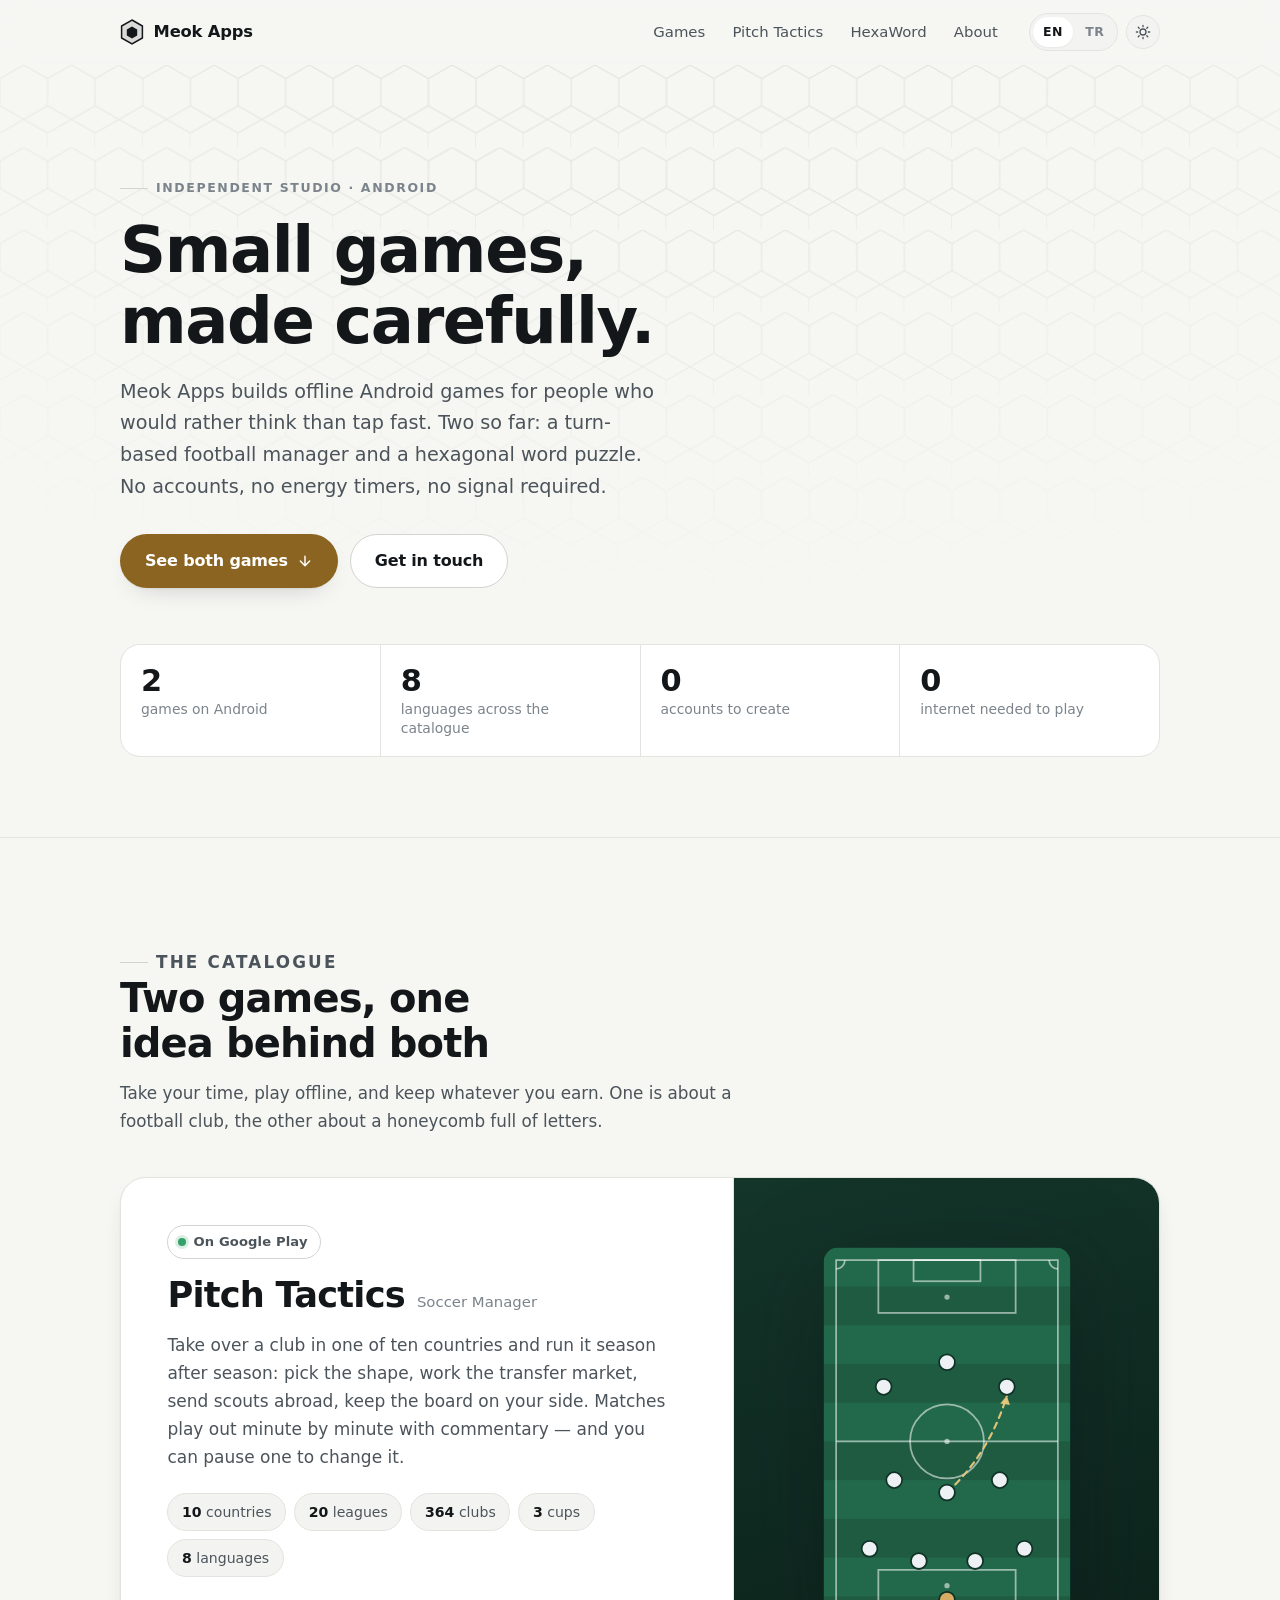
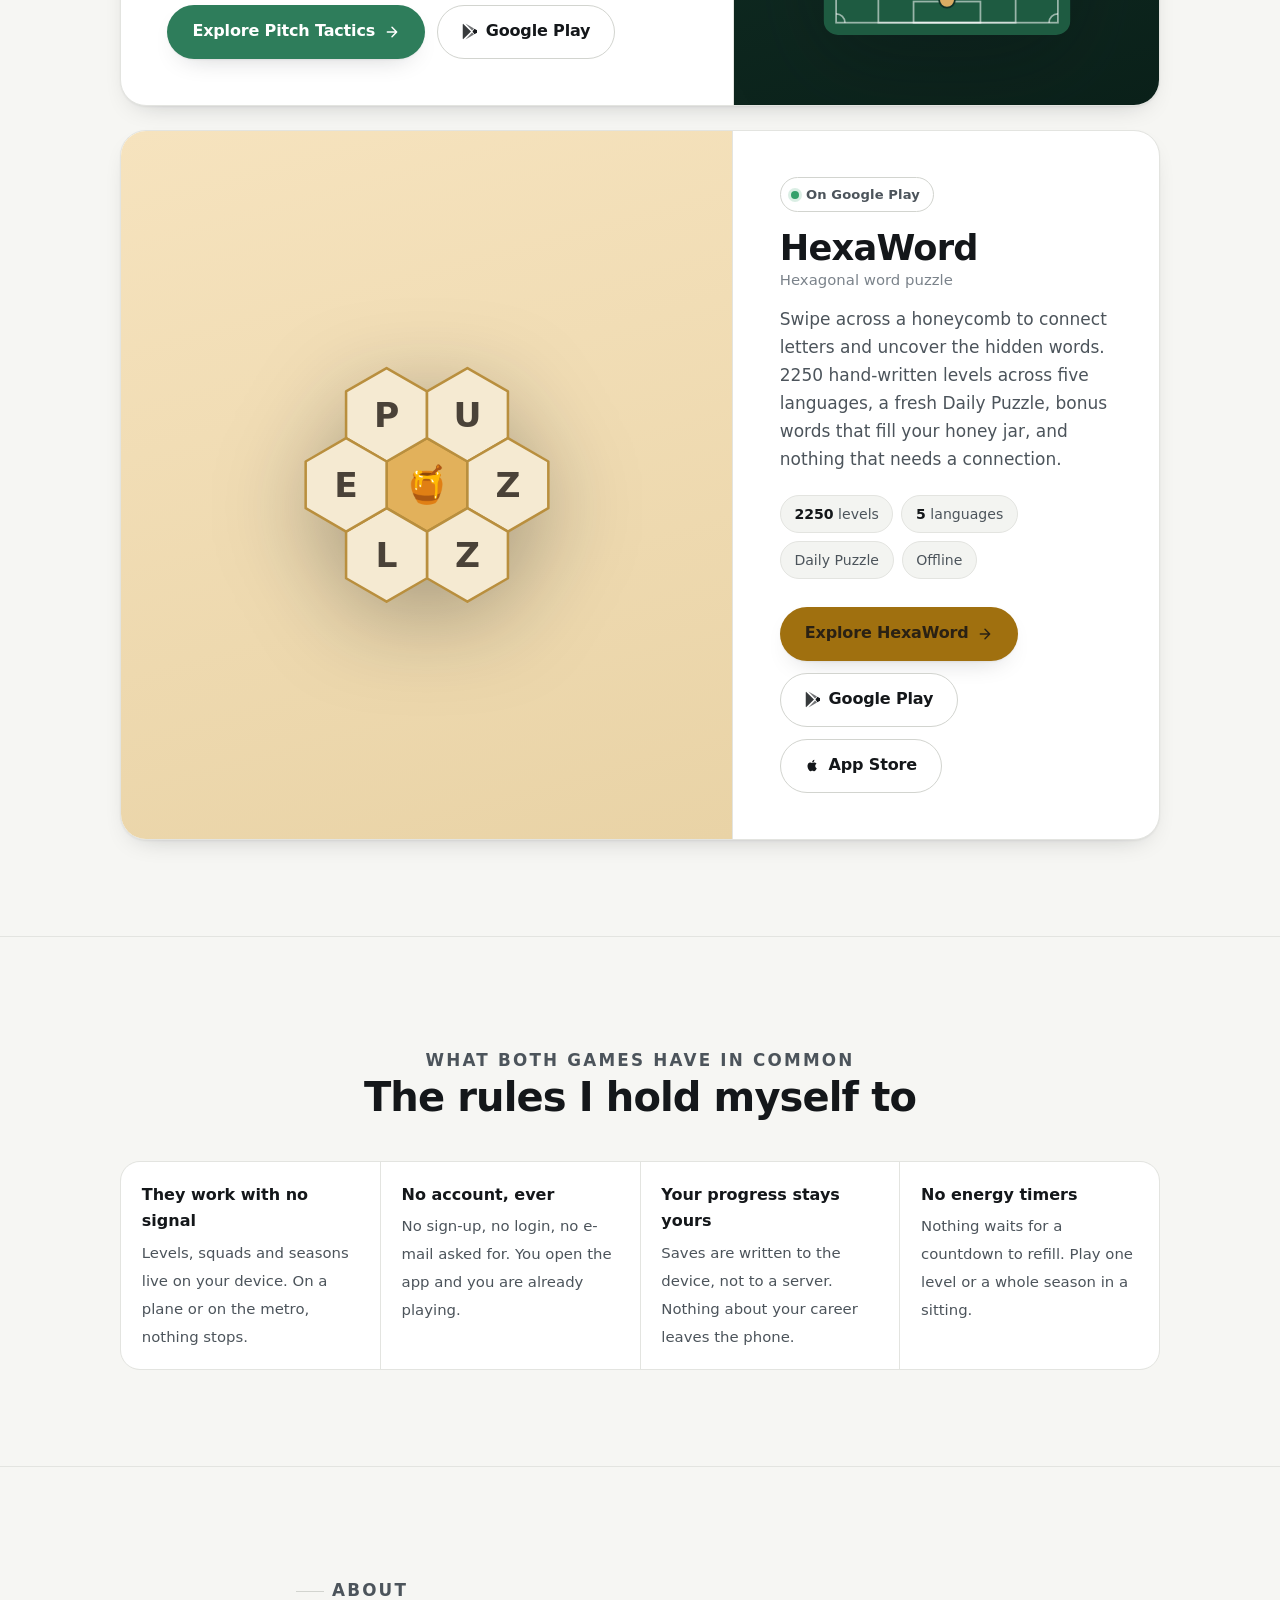
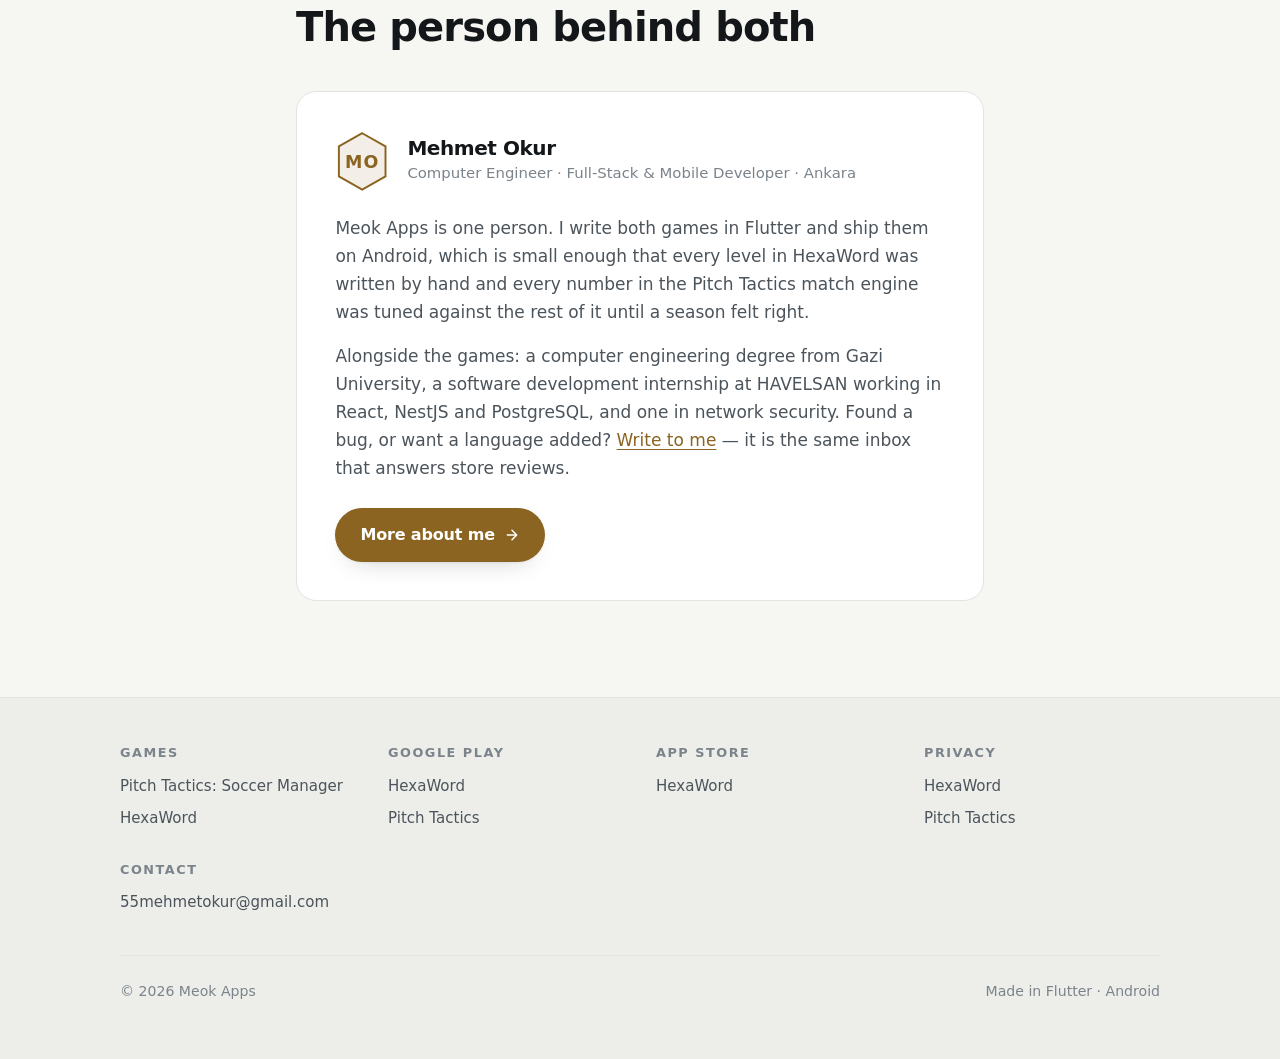
<file: index.html>
<!DOCTYPE html>
<html lang="en" data-lang="en">

<head>
    <meta charset="utf-8">
    <meta name="viewport" content="width=device-width, initial-scale=1">
    <title>Meok Apps — Pitch Tactics &amp; HexaWord</title>
    <meta name="description"
        content="Meok Apps makes offline Android games for people who would rather think than tap fast: Pitch Tactics, a turn-based football manager, and HexaWord, a hexagonal word puzzle.">
    <meta name="theme-color" content="#F6F6F3" media="(prefers-color-scheme: light)">
    <meta name="theme-color" content="#0C0E10" media="(prefers-color-scheme: dark)">
    <link rel="canonical" href="https://simsek00.github.io/">

    <meta property="og:type" content="website">
    <meta property="og:site_name" content="Meok Apps">
    <meta property="og:title" content="Meok Apps — Pitch Tactics &amp; HexaWord">
    <meta property="og:description"
        content="Two offline Android games, made by one developer: a turn-based football manager and a hexagonal word puzzle.">
    <meta property="og:url" content="https://simsek00.github.io/">
    <meta name="twitter:card" content="summary">

    <link rel="icon"
        href="data:image/svg+xml,%3Csvg xmlns='http://www.w3.org/2000/svg' viewBox='0 0 32 32'%3E%3Cpath d='M16 2 L28 9 V23 L16 30 L4 23 V9 Z' fill='%23B8934E'/%3E%3Cpath d='M16 9 L22.5 12.75 V20.25 L16 24 L9.5 20.25 V12.75 Z' fill='%23141719'/%3E%3C/svg%3E">

    <link rel="stylesheet" href="/assets/site.css">

    <!-- Applied before first paint so the page never flashes the wrong
         language or the wrong theme. -->
    <script>
        (function () {
            var r = document.documentElement, lang = null, theme = null;
            try { lang = localStorage.getItem('meok-lang'); theme = localStorage.getItem('meok-theme'); } catch (e) { }
            if (lang !== 'tr' && lang !== 'en') {
                lang = (navigator.language || 'en').toLowerCase().indexOf('tr') === 0 ? 'tr' : 'en';
            }
            r.setAttribute('data-lang', lang);
            r.setAttribute('lang', lang);
            if (theme === 'dark' || theme === 'light') r.setAttribute('data-theme', theme);
        })();
    </script>

    <style>
        /* ---- the two game panels, the only page-specific layout here ---- */

        .game {
            display: grid;
            gap: 0;
            background: var(--surface);
            border: 1px solid var(--line);
            border-radius: var(--r-lg);
            overflow: hidden;
            box-shadow: var(--shadow-md);
        }

        .game+.game {
            margin-top: 1.5rem;
        }

        @media (min-width: 58rem) {
            .game {
                grid-template-columns: 1.18fr .82fr;
                align-items: stretch;
            }

            .game.flip .game-art {
                order: -1;
                border-inline-start: 0;
                border-inline-end: 1px solid var(--line);
            }
        }

        .game-body {
            padding: clamp(1.75rem, 4vw, 2.9rem);
            display: flex;
            flex-direction: column;
            justify-content: center;
        }

        .game-title {
            display: flex;
            flex-wrap: wrap;
            align-items: baseline;
            gap: .3rem .75rem;
            margin: 1rem 0 .1rem;
            font-size: clamp(1.7rem, 3.6vw, 2.2rem);
        }

        .game-title .sub {
            font-family: var(--font-body);
            font-size: .93rem;
            font-weight: 500;
            letter-spacing: 0;
            color: var(--ink-3);
        }

        .game-body .badge {
            align-self: flex-start;
        }

        .game-body>p {
            margin: .9rem 0 1.4rem;
            color: var(--ink-2);
            max-width: 32rem;
        }

        .game-body .chips {
            margin-bottom: 1.7rem;
        }

        .game-art {
            position: relative;
            display: grid;
            place-items: center;
            padding: clamp(1.75rem, 5vw, 3rem);
            border-block-start: 1px solid var(--line);
            overflow: hidden;
        }

        @media (min-width: 58rem) {
            .game-art {
                border-block-start: 0;
                border-inline-start: 1px solid var(--line);
            }
        }

        .game-art svg.art {
            position: relative;
            width: min(16.5rem, 66vw);
            height: auto;
            filter: drop-shadow(0 22px 46px rgba(10, 15, 20, .3));
        }

        .game-art .glow {
            position: absolute;
            inset: 0;
            pointer-events: none;
        }

        /* Each panel carries its own accent, so the button, the badge dot and
           the chips inside it belong to that game rather than to the studio. */
        .g-pitch {
            --accent: #2E7D5B;
            --accent-ink: #FFFFFF;
            --accent-soft: rgba(46, 125, 91, .1);
        }

        .g-pitch .game-art {
            background: linear-gradient(165deg, #14352A, #0B211A);
        }

        .g-hex {
            --accent: #A0700F;
            --accent-ink: #2A2114;
            --accent-soft: rgba(160, 112, 15, .12);
        }

        .g-hex .game-art {
            background: linear-gradient(165deg, #F6E3BE, #E9D3A6);
        }

        @media (prefers-color-scheme: dark) {
            :root:not([data-theme="light"]) .g-pitch {
                --accent: #6FC79A;
                --accent-ink: #082115;
                --accent-soft: rgba(111, 199, 154, .13);
            }

            :root:not([data-theme="light"]) .g-hex {
                --accent: #E2B15B;
                --accent-ink: #241F18;
                --accent-soft: rgba(226, 177, 91, .14);
            }

            :root:not([data-theme="light"]) .g-hex .game-art {
                background: linear-gradient(165deg, #3A2E1B, #241C10);
            }
        }

        :root[data-theme="dark"] .g-pitch {
            --accent: #6FC79A;
            --accent-ink: #082115;
            --accent-soft: rgba(111, 199, 154, .13);
        }

        :root[data-theme="dark"] .g-hex {
            --accent: #E2B15B;
            --accent-ink: #241F18;
            --accent-soft: rgba(226, 177, 91, .14);
        }

        :root[data-theme="dark"] .g-hex .game-art {
            background: linear-gradient(165deg, #3A2E1B, #241C10);
        }

        /* ---- hero mark ---- */

        .hero-mark {
            width: min(19rem, 72vw);
            height: auto;
            margin-inline: auto;
            display: block;
        }

        .about-note {
            background: var(--surface);
            border: 1px solid var(--line);
            border-radius: var(--r-md);
            padding: clamp(1.5rem, 4vw, 2.4rem);
        }

        .about-note p {
            margin: 0 0 1rem;
            color: var(--ink-2);
        }

        .about-note p:last-child {
            margin-bottom: 0;
        }

        .person .person-head {
            display: flex;
            align-items: center;
            gap: 1.1rem;
            margin-bottom: 1.4rem;
        }

        .person .monogram {
            flex: none;
            width: 3.4rem;
            height: 3.8rem;
        }

        .person .person-head h3 {
            margin: 0 0 .15rem;
            font-size: 1.25rem;
        }

        .person .person-head p {
            margin: 0;
            font-size: .93rem;
            color: var(--ink-3);
        }

        .person .btn-row {
            margin-top: 1.6rem;
        }
    </style>
</head>

<body class="t-studio">

    <a class="skip-link" href="#main">
        <span lang="en">Skip to content</span>
        <span lang="tr">İçeriğe geç</span>
    </a>

    <header class="site-header">
        <div class="wrap">
            <a class="brand" href="/" aria-label="Meok Apps">
                <svg width="24" height="26" viewBox="0 0 24 26" aria-hidden="true">
                    <path d="M12 1 L22.4 7 V19 L12 25 L1.6 19 V7 Z" fill="currentColor" opacity=".12" />
                    <path d="M12 1 L22.4 7 V19 L12 25 L1.6 19 V7 Z" fill="none" stroke="currentColor"
                        stroke-width="1.5" />
                    <path d="M12 7.6 L17.2 10.6 V16.6 L12 19.6 L6.8 16.6 V10.6 Z" fill="currentColor" />
                </svg>
                Meok Apps
            </a>

            <nav class="nav" aria-label="Main">
                <a href="#games">
                    <span lang="en">Games</span><span lang="tr">Oyunlar</span>
                </a>
                <a href="/pitch-tactics/">Pitch Tactics</a>
                <a href="/hexaword/">HexaWord</a>
                <a href="/about/">
                    <span lang="en">About</span><span lang="tr">Hakkımda</span>
                </a>
            </nav>

            <div class="controls">
                <div class="switch" role="group" aria-label="Language / Dil">
                    <button type="button" data-set-lang="en" aria-pressed="true">EN</button>
                    <button type="button" data-set-lang="tr" aria-pressed="false">TR</button>
                </div>
                <button type="button" class="icon-btn" data-toggle-theme aria-label="Switch theme">
                    <svg class="icon-sun" width="16" height="16" viewBox="0 0 24 24" fill="none"
                        stroke="currentColor" stroke-width="2" stroke-linecap="round" aria-hidden="true">
                        <circle cx="12" cy="12" r="4.5" />
                        <path d="M12 2v2M12 20v2M2 12h2M20 12h2M4.9 4.9l1.4 1.4M17.7 17.7l1.4 1.4M19.1 4.9l-1.4 1.4M6.3 17.7l-1.4 1.4" />
                    </svg>
                    <svg class="icon-moon" width="16" height="16" viewBox="0 0 24 24" fill="none"
                        stroke="currentColor" stroke-width="2" stroke-linecap="round" stroke-linejoin="round"
                        aria-hidden="true">
                        <path d="M20.5 14.5A8.5 8.5 0 0 1 9.5 3.5a8.5 8.5 0 1 0 11 11Z" />
                    </svg>
                </button>
            </div>
        </div>
    </header>

    <main id="main">

        <!-- ============================ hero ============================ -->
        <div class="hero">
            <svg class="hero-pattern" aria-hidden="true">
                <defs>
                    <pattern id="hexgrid" width="56" height="97" patternUnits="userSpaceOnUse"
                        patternTransform="scale(.85)">
                        <path d="M28 0 L56 16 L56 48 L28 64 L0 48 L0 16 Z M28 64 L56 80 L56 112 M0 80 L28 64"
                            fill="none" stroke="currentColor" stroke-width="1.4" />
                    </pattern>
                </defs>
                <rect width="100%" height="100%" fill="url(#hexgrid)" />
            </svg>

            <div class="wrap">
                <div style="max-width:44rem">
                    <p class="eyebrow">
                        <span lang="en">Independent studio · Android</span>
                        <span lang="tr">Bağımsız stüdyo · Android</span>
                    </p>

                    <h1>
                        <span lang="en">Small games, made&nbsp;carefully.</span>
                        <span lang="tr">Küçük oyunlar, özenle&nbsp;yapılmış.</span>
                    </h1>

                    <p class="lede" lang="en">
                        Meok Apps builds offline Android games for people who would rather
                        think than tap fast. Two so far: a turn-based football manager and a
                        hexagonal word puzzle. No accounts, no energy timers, no signal
                        required.
                    </p>
                    <p class="lede" lang="tr">
                        Meok Apps, hızlı refleks yerine düşünmeyi sevenler için çevrimdışı
                        Android oyunları yapıyor. Şimdilik iki tane: sıra tabanlı bir futbol
                        menajerlik oyunu ve altıgen bir kelime bulmacası. Hesap yok, enerji
                        sayacı yok, çekmesi de gerekmiyor.
                    </p>

                    <div class="btn-row">
                        <a class="btn btn-primary" href="#games">
                            <span lang="en">See both games</span>
                            <span lang="tr">İki oyuna da bak</span>
                            <svg width="16" height="16" viewBox="0 0 24 24" fill="none" stroke="currentColor"
                                stroke-width="2.2" stroke-linecap="round" stroke-linejoin="round" aria-hidden="true">
                                <path d="M12 5v14M5 12l7 7 7-7" />
                            </svg>
                        </a>
                        <a class="btn btn-ghost" href="mailto:55mehmetokur@gmail.com">
                            <span lang="en">Get in touch</span>
                            <span lang="tr">İletişime geç</span>
                        </a>
                    </div>
                </div>

                <ul class="stats">
                    <li>
                        <b>2</b>
                        <span lang="en">games on Android</span>
                        <span lang="tr">Android oyunu</span>
                    </li>
                    <li>
                        <b>8</b>
                        <span lang="en">languages across the catalogue</span>
                        <span lang="tr">dil, iki oyunun toplamı</span>
                    </li>
                    <li>
                        <b>0</b>
                        <span lang="en">accounts to create</span>
                        <span lang="tr">açman gereken hesap</span>
                    </li>
                    <li>
                        <b>0</b>
                        <span lang="en">internet needed to play</span>
                        <span lang="tr">oynamak için internet</span>
                    </li>
                </ul>
            </div>
        </div>

        <hr class="rule">

        <!-- ============================ games ============================ -->
        <section id="games">
            <div class="wrap">
                <div class="section-head">
                    <p class="eyebrow">
                        <span lang="en">The catalogue</span>
                        <span lang="tr">Katalog</span>
                    </p>
                    <h2>
                        <span lang="en">Two games, one idea behind both</span>
                        <span lang="tr">İki oyun, ikisinin ardında tek fikir</span>
                    </h2>
                    <p lang="en">
                        Take your time, play offline, and keep whatever you earn. One is
                        about a football club, the other about a honeycomb full of letters.
                    </p>
                    <p lang="tr">
                        Acele etme, çevrimdışı oyna, kazandığın sende kalsın. Biri bir futbol
                        kulübü hakkında, diğeri harflerle dolu bir petek hakkında.
                    </p>
                </div>

                <!-- ---------- Pitch Tactics ---------- -->
                <article class="game g-pitch reveal">
                    <div class="game-body">
                        <span class="badge live">
                            <span class="dot"></span>
                            <span lang="en">On Google Play</span>
                            <span lang="tr">Google Play'de</span>
                        </span>

                        <h3 class="game-title">
                            Pitch Tactics
                            <span class="sub" lang="en">Soccer Manager</span>
                            <span class="sub" lang="tr">Futbol menajerliği</span>
                        </h3>

                        <p lang="en">
                            Take over a club in one of ten countries and run it season after
                            season: pick the shape, work the transfer market, send scouts
                            abroad, keep the board on your side. Matches play out minute by
                            minute with commentary — and you can pause one to change it.
                        </p>
                        <p lang="tr">
                            On ülkeden birinde bir kulübün başına geç ve sezon sezon yönet:
                            dizilişi kur, transfer piyasasında çalış, yurt dışına gözlemci
                            yolla, yönetim kurulunu yanında tut. Maçlar dakika dakika, anlatımla
                            akıyor — istersen duraklatıp müdahale ediyorsun.
                        </p>

                        <ul class="chips">
                            <li><b>10</b> <span lang="en">countries</span><span lang="tr">ülke</span></li>
                            <li><b>20</b> <span lang="en">leagues</span><span lang="tr">lig</span></li>
                            <li><b>364</b> <span lang="en">clubs</span><span lang="tr">kulüp</span></li>
                            <li><b>3</b> <span lang="en">cups</span><span lang="tr">kupa</span></li>
                            <li><b>8</b> <span lang="en">languages</span><span lang="tr">dil</span></li>
                        </ul>

                        <div class="btn-row">
                            <a class="btn btn-primary" href="/pitch-tactics/">
                                <span lang="en">Explore Pitch Tactics</span>
                                <span lang="tr">Pitch Tactics'i incele</span>
                                <svg width="16" height="16" viewBox="0 0 24 24" fill="none" stroke="currentColor"
                                    stroke-width="2.2" stroke-linecap="round" stroke-linejoin="round"
                                    aria-hidden="true">
                                    <path d="M5 12h14M12 5l7 7-7 7" />
                                </svg>
                            </a>
                            <a class="btn btn-ghost" href="https://play.google.com/store/apps/details?id=com.pitchtactics.mehmetokur">
                                <svg width="15" height="17" viewBox="0 0 20 22" aria-hidden="true">
                                    <path d="M1.4.7 12 11 1.4 21.3A2 2 0 0 1 1 20V2A2 2 0 0 1 1.4.7Z"
                                        fill="currentColor" opacity=".85" />
                                    <path d="M13.4 12.4 16 15l-11.4 6.6L13.4 12.4Z" fill="currentColor" opacity=".6" />
                                    <path d="M13.4 9.6 4.6.4 16 7l-2.6 2.6Z" fill="currentColor" opacity=".6" />
                                    <path d="M16.6 7.4 19.4 9a2 2 0 0 1 0 4l-2.8 1.6L14 11l2.6-3.6Z"
                                        fill="currentColor" />
                                </svg>
                                Google Play
                            </a>
                        </div>
                    </div>

                    <div class="game-art">
                        <svg class="art" viewBox="0 0 300 460" role="img"
                            aria-labelledby="pitch-art-title">
                            <title id="pitch-art-title">A football pitch seen from above, with a team set
                                up in a 4-3-3</title>
                            <defs>
                                <clipPath id="pitchClip">
                                    <rect x="10" y="10" width="280" height="440" rx="16" />
                                </clipPath>
                            </defs>

                            <rect x="10" y="10" width="280" height="440" rx="16" fill="#1E5B41" />
                            <g clip-path="url(#pitchClip)">
                                <rect x="10" y="10" width="280" height="44" fill="#22684A" />
                                <rect x="10" y="98" width="280" height="44" fill="#22684A" />
                                <rect x="10" y="186" width="280" height="44" fill="#22684A" />
                                <rect x="10" y="274" width="280" height="44" fill="#22684A" />
                                <rect x="10" y="362" width="280" height="44" fill="#22684A" />
                            </g>

                            <g fill="none" stroke="rgba(255,255,255,.55)" stroke-width="2">
                                <rect x="24" y="24" width="252" height="412" />
                                <path d="M24 230 H276" />
                                <circle cx="150" cy="230" r="42" />
                                <rect x="72" y="24" width="156" height="60" />
                                <rect x="112" y="24" width="76" height="24" />
                                <rect x="72" y="376" width="156" height="60" />
                                <rect x="112" y="412" width="76" height="24" />
                                <path d="M24 34 A10 10 0 0 0 34 24" />
                                <path d="M266 24 A10 10 0 0 0 276 34" />
                                <path d="M24 426 A10 10 0 0 1 34 436" />
                                <path d="M276 426 A10 10 0 0 0 266 436" />
                            </g>
                            <g fill="rgba(255,255,255,.55)">
                                <circle cx="150" cy="230" r="3" />
                                <circle cx="150" cy="66" r="3" />
                                <circle cx="150" cy="394" r="3" />
                            </g>

                            <!-- the pass being played, dashed -->
                            <path d="M150 288 Q198 244 218 178" fill="none" stroke="#E9C97B" stroke-width="2.4"
                                stroke-dasharray="7 6" stroke-linecap="round" opacity=".95" />
                            <path d="M218 178 l-7.5 9 l11 1.5 z" fill="#E9C97B" opacity=".95" />

                            <!-- 4-3-3, attacking up the page -->
                            <g stroke="#0F3227" stroke-width="2">
                                <circle cx="150" cy="410" r="9" fill="#D9AC63" />
                                <circle cx="62" cy="352" r="9" fill="#EDF1F3" />
                                <circle cx="118" cy="366" r="9" fill="#EDF1F3" />
                                <circle cx="182" cy="366" r="9" fill="#EDF1F3" />
                                <circle cx="238" cy="352" r="9" fill="#EDF1F3" />
                                <circle cx="90" cy="274" r="9" fill="#EDF1F3" />
                                <circle cx="150" cy="288" r="9" fill="#EDF1F3" />
                                <circle cx="210" cy="274" r="9" fill="#EDF1F3" />
                                <circle cx="78" cy="168" r="9" fill="#EDF1F3" />
                                <circle cx="150" cy="140" r="9" fill="#EDF1F3" />
                                <circle cx="218" cy="168" r="9" fill="#EDF1F3" />
                            </g>
                        </svg>
                    </div>
                </article>

                <!-- ---------- HexaWord ---------- -->
                <article class="game g-hex flip reveal">
                    <div class="game-body">
                        <span class="badge live">
                            <span class="dot"></span>
                            <span lang="en">On Google Play</span>
                            <span lang="tr">Google Play'de</span>
                        </span>

                        <h3 class="game-title">
                            HexaWord
                            <span class="sub" lang="en">Hexagonal word puzzle</span>
                            <span class="sub" lang="tr">Altıgen kelime bulmacası</span>
                        </h3>

                        <p lang="en">
                            Swipe across a honeycomb to connect letters and uncover the hidden
                            words. 2250 hand-written levels across five languages, a fresh
                            Daily Puzzle, bonus words that fill your honey jar, and nothing
                            that needs a connection.
                        </p>
                        <p lang="tr">
                            Petek üzerinde parmağını kaydırarak harfleri birleştir, gizli
                            kelimeleri ortaya çıkar. Beş dilde 2250 elle yazılmış bölüm, her
                            gün yenilenen bir bulmaca, bal kavanozunu dolduran gizli kelimeler
                            ve bağlantı isteyen hiçbir şey.
                        </p>

                        <ul class="chips">
                            <li><b>2250</b> <span lang="en">levels</span><span lang="tr">bölüm</span></li>
                            <li><b>5</b> <span lang="en">languages</span><span lang="tr">dil</span></li>
                            <li><span lang="en">Daily Puzzle</span><span lang="tr">Günün Bulmacası</span></li>
                            <li><span lang="en">Offline</span><span lang="tr">Çevrimdışı</span></li>
                        </ul>

                        <div class="btn-row">
                            <a class="btn btn-primary" href="/hexaword/">
                                <span lang="en">Explore HexaWord</span>
                                <span lang="tr">HexaWord'ü incele</span>
                                <svg width="16" height="16" viewBox="0 0 24 24" fill="none" stroke="currentColor"
                                    stroke-width="2.2" stroke-linecap="round" stroke-linejoin="round"
                                    aria-hidden="true">
                                    <path d="M5 12h14M12 5l7 7-7 7" />
                                </svg>
                            </a>
                            <a class="btn btn-ghost"
                                href="https://play.google.com/store/apps/details?id=hexaword.mehmetokur.com">
                                <svg width="15" height="17" viewBox="0 0 20 22" aria-hidden="true">
                                    <path d="M1.4.7 12 11 1.4 21.3A2 2 0 0 1 1 20V2A2 2 0 0 1 1.4.7Z"
                                        fill="currentColor" opacity=".85" />
                                    <path d="M13.4 12.4 16 15l-11.4 6.6L13.4 12.4Z" fill="currentColor" opacity=".6" />
                                    <path d="M13.4 9.6 4.6.4 16 7l-2.6 2.6Z" fill="currentColor" opacity=".6" />
                                    <path d="M16.6 7.4 19.4 9a2 2 0 0 1 0 4l-2.8 1.6L14 11l2.6-3.6Z"
                                        fill="currentColor" />
                                </svg>
                                Google Play
                            </a>
                            <a class="btn btn-ghost" href="https://apps.apple.com/app/id6830506863">
                                <svg width="15" height="17" viewBox="0 0 24 24" aria-hidden="true">
                                    <path fill="currentColor" d="M16.37 12.6c-.02-2.3 1.88-3.4 1.97-3.46-1.07-1.57-2.74-1.79-3.33-1.81-1.42-.14-2.77.84-3.49.84-.72 0-1.83-.82-3.01-.8-1.55.02-2.98.9-3.78 2.29-1.61 2.8-.41 6.94 1.16 9.21.77 1.11 1.68 2.36 2.88 2.31 1.16-.05 1.59-.75 2.99-.75 1.4 0 1.79.75 3.01.73 1.24-.02 2.03-1.13 2.79-2.25.88-1.29 1.24-2.54 1.26-2.6-.03-.01-2.42-.93-2.45-3.71ZM14.08 5.84c.64-.77 1.07-1.85.95-2.92-.92.04-2.03.61-2.69 1.38-.59.68-1.11 1.78-.97 2.83 1.02.08 2.07-.52 2.71-1.29Z" />
                                </svg>
                                App Store
                            </a>
                        </div>
                    </div>

                    <div class="game-art">
                        <svg class="art" viewBox="0 0 260 240" role="img" aria-labelledby="hex-art-title">
                            <title id="hex-art-title">A honeycomb of seven cells with a honey pot in the
                                middle</title>
                            <g stroke="#B98F3E" stroke-width="2.5" stroke-linejoin="round">
                                <polygon points="130,74 169.8,97 169.8,143 130,166 90.2,143 90.2,97" fill="#E2B15B" />
                                <polygon points="90.2,5 130,28 130,74 90.2,97 50.3,74 50.3,28" fill="#F5EAD2" />
                                <polygon points="169.8,5 209.7,28 209.7,74 169.8,97 130,74 130,28" fill="#F5EAD2" />
                                <polygon points="209.7,74 249.5,97 249.5,143 209.7,166 169.8,143 169.8,97"
                                    fill="#F5EAD2" />
                                <polygon points="169.8,143 209.7,166 209.7,212 169.8,235 130,212 130,166"
                                    fill="#F5EAD2" />
                                <polygon points="90.2,143 130,166 130,212 90.2,235 50.3,212 50.3,166" fill="#F5EAD2" />
                                <polygon points="50.3,74 90.2,97 90.2,143 50.3,166 10.5,143 10.5,97" fill="#F5EAD2" />
                            </g>
                            <g fill="#4A4238" font-family="system-ui, sans-serif" font-size="34"
                                font-weight="700" text-anchor="middle" dominant-baseline="central">
                                <g lang="en">
                                    <text x="90.2" y="51">P</text>
                                    <text x="169.8" y="51">U</text>
                                    <text x="209.7" y="120">Z</text>
                                    <text x="169.8" y="189">Z</text>
                                    <text x="90.2" y="189">L</text>
                                    <text x="50.3" y="120">E</text>
                                </g>
                                <g lang="tr">
                                    <text x="90.2" y="51">K</text>
                                    <text x="169.8" y="51">E</text>
                                    <text x="209.7" y="120">L</text>
                                    <text x="169.8" y="189">İ</text>
                                    <text x="90.2" y="189">M</text>
                                    <text x="50.3" y="120">E</text>
                                </g>
                            </g>
                            <text x="130" y="120" font-size="36" text-anchor="middle"
                                dominant-baseline="central">🍯</text>
                        </svg>
                    </div>
                </article>
            </div>
        </section>

        <hr class="rule">

        <!-- ========================= principles ========================= -->
        <section id="principles">
            <div class="wrap">
                <div class="section-head center">
                    <p class="eyebrow plain">
                        <span lang="en">What both games have in common</span>
                        <span lang="tr">İki oyunun ortak noktası</span>
                    </p>
                    <h2>
                        <span lang="en">The rules I hold myself to</span>
                        <span lang="tr">Kendime koyduğum kurallar</span>
                    </h2>
                </div>

                <ul class="facts reveal">
                    <li>
                        <b lang="en">They work with no signal</b>
                        <b lang="tr">Çekmeyen yerde de çalışır</b>
                        <span lang="en">Levels, squads and seasons live on your device. On a
                            plane or on the metro, nothing stops.</span>
                        <span lang="tr">Bölümler, kadrolar ve sezonlar cihazında duruyor. Uçakta
                            da metroda da hiçbir şey durmuyor.</span>
                    </li>
                    <li>
                        <b lang="en">No account, ever</b>
                        <b lang="tr">Hiçbir zaman hesap yok</b>
                        <span lang="en">No sign-up, no login, no e-mail asked for. You open the
                            app and you are already playing.</span>
                        <span lang="tr">Kayıt yok, giriş yok, e-posta sorulmuyor. Uygulamayı
                            açtığın anda oynuyorsun.</span>
                    </li>
                    <li>
                        <b lang="en">Your progress stays yours</b>
                        <b lang="tr">İlerlemen sende kalır</b>
                        <span lang="en">Saves are written to the device, not to a server. Nothing
                            about your career leaves the phone.</span>
                        <span lang="tr">Kayıtlar sunucuya değil cihaza yazılıyor. Kariyerine dair
                            hiçbir şey telefondan çıkmıyor.</span>
                    </li>
                    <li>
                        <b lang="en">No energy timers</b>
                        <b lang="tr">Enerji sayacı yok</b>
                        <span lang="en">Nothing waits for a countdown to refill. Play one level or
                            a whole season in a sitting.</span>
                        <span lang="tr">Dolmasını bekleyeceğin bir sayaç yok. Tek oturuşta bir
                            bölüm de oynarsın, bir sezon da.</span>
                    </li>
                </ul>
            </div>
        </section>

        <hr class="rule">

        <!-- ============================ about ============================ -->
        <section id="about">
            <div class="wrap narrow">
                <div class="section-head">
                    <p class="eyebrow">
                        <span lang="en">About</span>
                        <span lang="tr">Hakkımda</span>
                    </p>
                    <h2>
                        <span lang="en">The person behind both</span>
                        <span lang="tr">İkisinin de arkasındaki kişi</span>
                    </h2>
                </div>

                <div class="about-note person reveal">
                    <div class="person-head">
                        <svg class="monogram" viewBox="0 0 56 62" role="img" aria-label="MO">
                            <path d="M28 2 L52 15.5 V46.5 L28 60 L4 46.5 V15.5 Z" fill="var(--accent-soft)"
                                stroke="var(--accent)" stroke-width="2" />
                            <text x="28" y="32" text-anchor="middle" dominant-baseline="central"
                                font-family="system-ui, sans-serif" font-size="18" font-weight="700"
                                fill="var(--accent)" letter-spacing="1">MO</text>
                        </svg>
                        <div>
                            <h3>Mehmet Okur</h3>
                            <p lang="en">Computer Engineer · Full-Stack &amp; Mobile Developer · Ankara</p>
                            <p lang="tr">Bilgisayar Mühendisi · Full-Stack &amp; Mobil Geliştirici · Ankara</p>
                        </div>
                    </div>

                    <p lang="en">
                        Meok Apps is one person. I write both games in Flutter and ship them on
                        Android, which is small enough that every level in HexaWord was written
                        by hand and every number in the Pitch Tactics match engine was tuned
                        against the rest of it until a season felt right.
                    </p>
                    <p lang="tr">
                        Meok Apps tek kişi. İki oyunu da Flutter ile yazıp Android'de yayımlıyorum;
                        bu kadar küçük olmasının bir sonucu var: HexaWord'deki her bölüm elle
                        yazıldı, Pitch Tactics'in maç motorundaki her sayı da bir sezon doğru
                        hissettirene kadar diğerlerine göre ayarlandı.
                    </p>
                    <p lang="en">
                        Alongside the games: a computer engineering degree from Gazi University,
                        a software development internship at HAVELSAN working in React, NestJS
                        and PostgreSQL, and one in network security. Found a bug, or want a
                        language added?
                        <a href="mailto:55mehmetokur@gmail.com">Write to me</a> — it is the same
                        inbox that answers store reviews.
                    </p>
                    <p lang="tr">
                        Oyunların yanında: Gazi Üniversitesi Bilgisayar Mühendisliği, HAVELSAN'da
                        React, NestJS ve PostgreSQL ile yazılım geliştirme stajı ve bir de ağ
                        güvenliği stajı. Bir hata bulduysan ya da bir dil eklenmesini istiyorsan
                        <a href="mailto:55mehmetokur@gmail.com">bana yaz</a> — mağaza yorumlarına
                        da aynı kutudan cevap veriyorum.
                    </p>

                    <div class="btn-row">
                        <a class="btn btn-primary" href="/about/">
                            <span lang="en">More about me</span>
                            <span lang="tr">Hakkımda daha fazlası</span>
                            <svg width="16" height="16" viewBox="0 0 24 24" fill="none" stroke="currentColor"
                                stroke-width="2.2" stroke-linecap="round" stroke-linejoin="round"
                                aria-hidden="true">
                                <path d="M5 12h14M12 5l7 7-7 7" />
                            </svg>
                        </a>
                    </div>
                </div>
            </div>
        </section>

    </main>

    <footer class="site-footer">
        <div class="wrap">
            <div class="footer-grid">
                <div>
                    <h3>
                        <span lang="en">Games</span><span lang="tr">Oyunlar</span>
                    </h3>
                    <ul>
                        <li><a href="/pitch-tactics/">Pitch Tactics: Soccer Manager</a></li>
                        <li><a href="/hexaword/">HexaWord</a></li>
                    </ul>
                </div>
                <div>
                    <h3>Google Play</h3>
                    <ul>
                        <li>
                            <a href="https://play.google.com/store/apps/details?id=hexaword.mehmetokur.com">
                                HexaWord
                            </a>
                        </li>
                        <li>
                            <a href="https://play.google.com/store/apps/details?id=com.pitchtactics.mehmetokur">
                                Pitch Tactics
                            </a>
                        </li>
                    </ul>
                </div>
                <div>
                    <h3>App Store</h3>
                    <ul>
                        <li><a href="https://apps.apple.com/app/id6830506863">HexaWord</a></li>
                    </ul>
                </div>
                <div>
                    <h3>
                        <span lang="en">Privacy</span><span lang="tr">Gizlilik</span>
                    </h3>
                    <ul>
                        <li>
                            <a
                                href="/hexaword/privacy/">
                                HexaWord
                            </a>
                        </li>
                        <li>
                            <a
                                href="/pitch-tactics/privacy/">
                                Pitch Tactics
                            </a>
                        </li>
                    </ul>
                </div>
                <div>
                    <h3>
                        <span lang="en">Contact</span><span lang="tr">İletişim</span>
                    </h3>
                    <ul>
                        <li><a href="mailto:55mehmetokur@gmail.com">55mehmetokur@gmail.com</a></li>
                    </ul>
                </div>
            </div>

            <div class="footer-bottom">
                <span>© <span data-year>2026</span> Meok Apps</span>
                <span lang="en">Made in Flutter · Android</span>
                <span lang="tr">Flutter ile yapıldı · Android</span>
            </div>
        </div>
    </footer>

    <script>
        window.PAGE_META = {
            en: {
                title: 'Meok Apps — Pitch Tactics & HexaWord',
                desc: 'Meok Apps makes offline Android games for people who would rather think than tap fast: Pitch Tactics, a turn-based football manager, and HexaWord, a hexagonal word puzzle.'
            },
            tr: {
                title: 'Meok Apps — Pitch Tactics ve HexaWord',
                desc: 'Meok Apps, hızlı refleks yerine düşünmeyi sevenler için çevrimdışı Android oyunları yapıyor: sıra tabanlı futbol menajerlik oyunu Pitch Tactics ve altıgen kelime bulmacası HexaWord.'
            }
        };
    </script>
    <script src="/assets/site.js" defer></script>

    <script type="application/ld+json">
    {
      "@context": "https://schema.org",
      "@type": "Organization",
      "name": "Meok Apps",
      "url": "https://simsek00.github.io/",
      "email": "55mehmetokur@gmail.com",
      "description": "Independent Android game studio making offline games.",
      "makesOffer": [
        { "@type": "Offer", "itemOffered": { "@type": "SoftwareApplication", "name": "Pitch Tactics: Soccer Manager", "applicationCategory": "GameApplication", "operatingSystem": "Android", "url": "https://simsek00.github.io/pitch-tactics/" } },
        { "@type": "Offer", "itemOffered": { "@type": "SoftwareApplication", "name": "HexaWord", "applicationCategory": "GameApplication", "operatingSystem": "Android, iOS", "url": "https://simsek00.github.io/hexaword/" } }
      ]
    }
    </script>

</body>

</html>
</file>
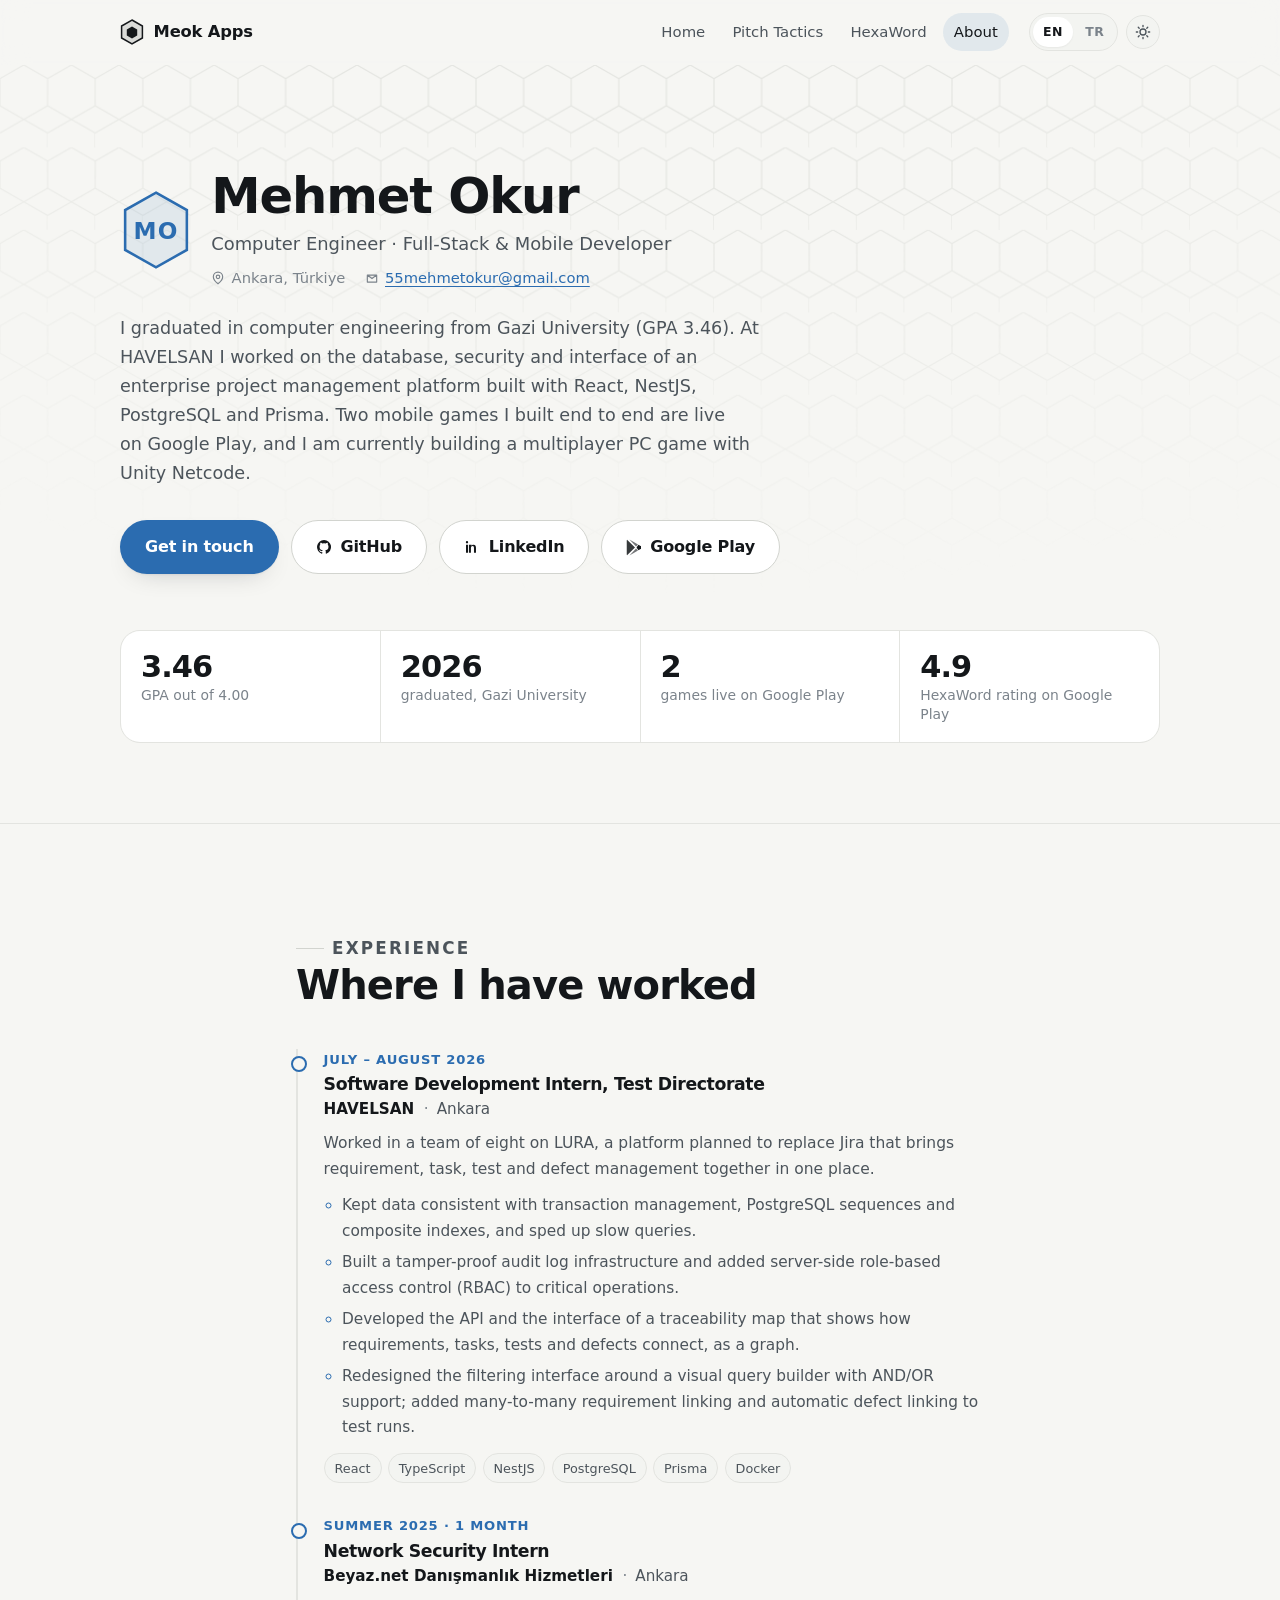
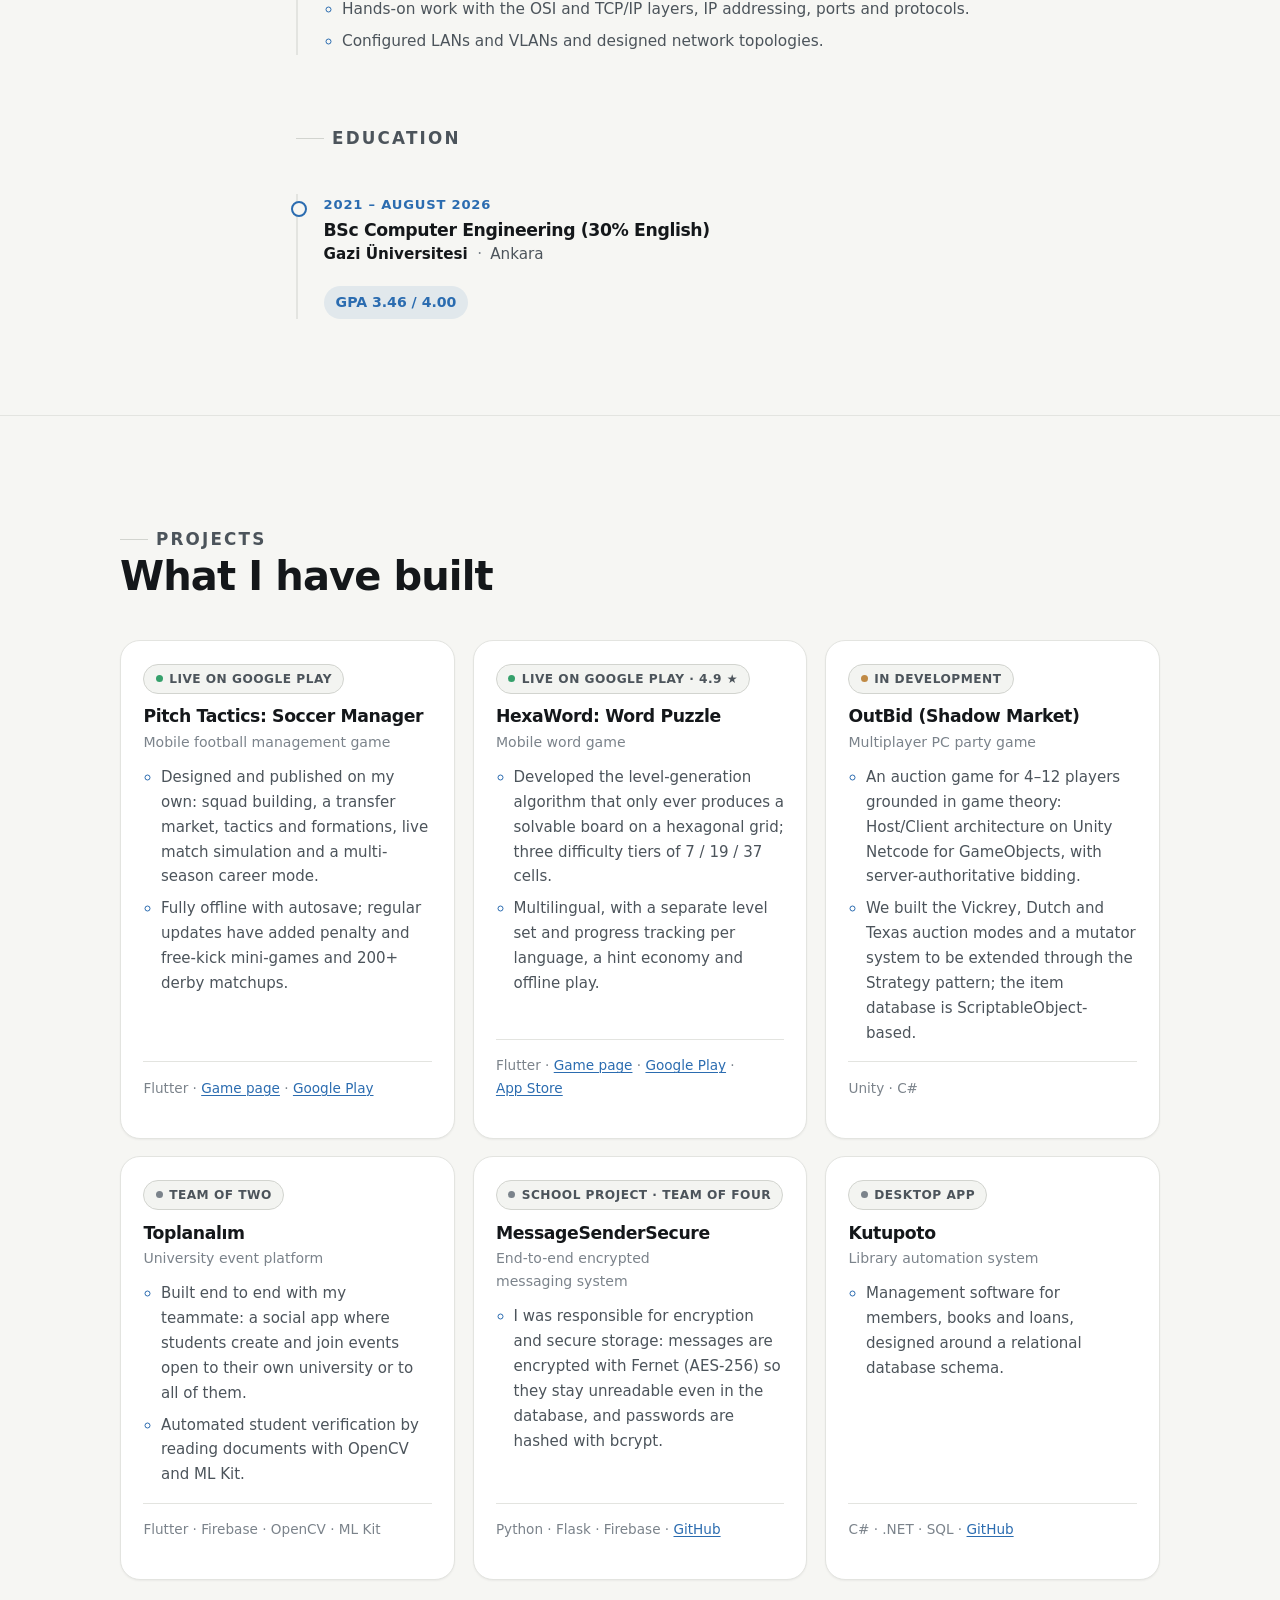
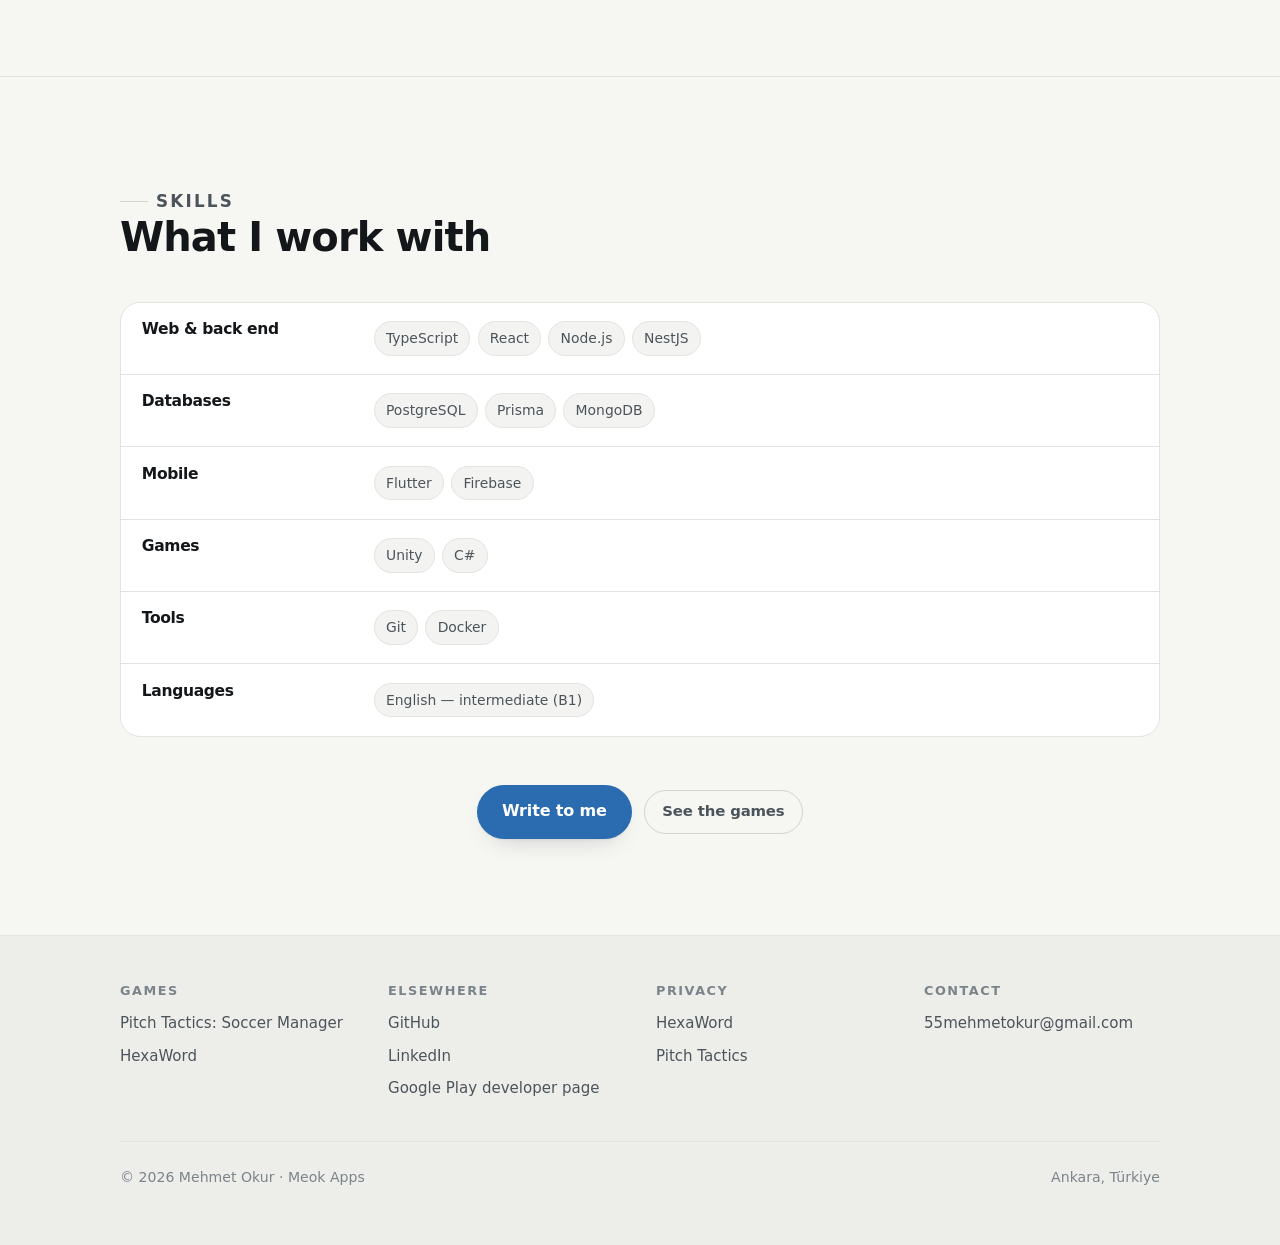
<file: about/index.html>
<!DOCTYPE html>
<html lang="en" data-lang="en">

<head>
    <meta charset="utf-8">
    <meta name="viewport" content="width=device-width, initial-scale=1">
    <title>Mehmet Okur — Computer Engineer, Full-Stack &amp; Mobile Developer | Meok Apps</title>
    <meta name="description"
        content="Mehmet Okur, computer engineering graduate of Gazi University in Ankara. Full-stack and mobile developer: React, NestJS and PostgreSQL at HAVELSAN, two Flutter games live on Google Play.">
    <meta name="theme-color" content="#F6F6F3" media="(prefers-color-scheme: light)">
    <meta name="theme-color" content="#0C0E10" media="(prefers-color-scheme: dark)">
    <link rel="canonical" href="https://simsek00.github.io/about/">

    <meta property="og:type" content="profile">
    <meta property="og:site_name" content="Meok Apps">
    <meta property="og:title" content="Mehmet Okur — Computer Engineer, Full-Stack &amp; Mobile Developer">
    <meta property="og:description"
        content="Full-stack and mobile developer. Two Flutter games live on Google Play. Computer engineering, Gazi University, Ankara.">
    <meta property="og:url" content="https://simsek00.github.io/about/">
    <meta name="twitter:card" content="summary">

    <link rel="icon"
        href="data:image/svg+xml,%3Csvg xmlns='http://www.w3.org/2000/svg' viewBox='0 0 32 32'%3E%3Cpath d='M16 2 L28 9 V23 L16 30 L4 23 V9 Z' fill='%232B6CB0'/%3E%3Ctext x='16' y='21.5' text-anchor='middle' font-family='system-ui,sans-serif' font-size='13' font-weight='700' fill='%23ffffff'%3EMO%3C/text%3E%3C/svg%3E">

    <link rel="stylesheet" href="/assets/site.css">

    <script>
        (function () {
            var r = document.documentElement, lang = null, theme = null;
            try { lang = localStorage.getItem('meok-lang'); theme = localStorage.getItem('meok-theme'); } catch (e) { }
            if (lang !== 'tr' && lang !== 'en') {
                lang = (navigator.language || 'en').toLowerCase().indexOf('tr') === 0 ? 'tr' : 'en';
            }
            r.setAttribute('data-lang', lang);
            r.setAttribute('lang', lang);
            if (theme === 'dark' || theme === 'light') r.setAttribute('data-theme', theme);
        })();
    </script>

    <style>
        /* A third accent, so the person is not mistaken for a third game. It is
           the azure the Pitch Tactics app already uses for its info states. */
        body.t-me {
            --accent: #2B6CB0;
            --accent-ink: #FFFFFF;
            --accent-soft: rgba(43, 108, 176, .1);
            --hero-glow: rgba(43, 108, 176, .2);
        }

        @media (prefers-color-scheme: dark) {
            :root:not([data-theme="light"]) body.t-me {
                --accent: #6FA8D4;
                --accent-ink: #08243A;
                --accent-soft: rgba(111, 168, 212, .13);
                --hero-glow: rgba(43, 108, 176, .22);
            }
        }

        :root[data-theme="dark"] body.t-me {
            --accent: #6FA8D4;
            --accent-ink: #08243A;
            --accent-soft: rgba(111, 168, 212, .13);
            --hero-glow: rgba(43, 108, 176, .22);
        }

        /* ---- hero ---- */

        .me-head {
            display: flex;
            align-items: center;
            gap: 1.2rem;
            margin-bottom: 1.5rem;
        }

        .monogram {
            flex: none;
            width: 4.5rem;
            height: 5rem;
        }

        .me-head h1 {
            font-size: clamp(2.1rem, 5.6vw, 3.1rem);
            margin: 0 0 .3rem;
        }

        .me-role {
            margin: 0;
            color: var(--ink-2);
            font-size: clamp(1rem, 2.2vw, 1.12rem);
        }

        .me-where {
            display: flex;
            flex-wrap: wrap;
            gap: .4rem 1.2rem;
            margin: .45rem 0 0;
            padding: 0;
            list-style: none;
            font-size: .92rem;
            color: var(--ink-3);
        }

        .me-where li {
            display: inline-flex;
            align-items: center;
            gap: .4rem;
        }

        .me-lede {
            max-width: 42rem;
            margin: 0;
            font-size: clamp(1rem, 2.1vw, 1.1rem);
            color: var(--ink-2);
        }

        .me-where li {
            min-width: 0;
        }

        .me-where a {
            overflow-wrap: anywhere;
        }

        /* Side by side, the monogram sits against a two-line name and the two
           stagger awkwardly. Below this they stack. */
        @media (max-width: 30rem) {
            .me-head {
                flex-direction: column;
                align-items: flex-start;
                gap: .9rem;
            }
        }

        /* ---- timeline ---- */

        .timeline {
            list-style: none;
            margin: 0;
            padding: 0 0 0 1.6rem;
            border-inline-start: 2px solid var(--line);
            display: grid;
            gap: 2rem;
        }

        .timeline>li {
            position: relative;
        }

        .timeline>li::before {
            content: "";
            position: absolute;
            inset-inline-start: calc(-1.6rem - 7px);
            top: .45rem;
            width: 12px;
            height: 12px;
            border-radius: 50%;
            background: var(--bg);
            border: 2px solid var(--accent);
        }

        .timeline .when {
            display: block;
            font-family: var(--font-display);
            font-size: .82rem;
            font-weight: 600;
            letter-spacing: .06em;
            text-transform: uppercase;
            color: var(--accent);
            margin-bottom: .3rem;
        }

        .timeline h3 {
            font-size: 1.08rem;
            margin: 0 0 .15rem;
        }

        .timeline .org {
            display: flex;
            flex-wrap: wrap;
            gap: .2rem .6rem;
            margin: 0 0 .55rem;
            font-size: .95rem;
            color: var(--ink-2);
        }

        .timeline .org b {
            color: var(--ink);
            font-weight: 600;
        }

        .timeline .org .dot::before {
            content: "·";
            margin-inline-end: .5rem;
            color: var(--ink-3);
        }

        .timeline p {
            margin: 0;
            color: var(--ink-2);
            font-size: .97rem;
        }

        .timeline .summary {
            margin: 0 0 .7rem;
        }

        .timeline ul.points {
            margin: 0;
            padding-inline-start: 1.15rem;
            display: grid;
            gap: .4rem;
            color: var(--ink-2);
            font-size: .96rem;
        }

        .timeline ul.points li::marker {
            color: var(--accent);
        }

        .tags {
            display: flex;
            flex-wrap: wrap;
            gap: .4rem;
            margin: .8rem 0 0;
            padding: 0;
            list-style: none;
        }

        .tags li {
            padding: .22rem .62rem;
            border: 1px solid var(--line);
            border-radius: var(--r-pill);
            background: var(--surface-2);
            font-size: .8rem;
            color: var(--ink-2);
        }

        .projects ul.points {
            margin: 0 0 1rem;
            padding-inline-start: 1.1rem;
            display: grid;
            gap: .45rem;
            color: var(--ink-2);
            font-size: .94rem;
        }

        .projects ul.points li::marker {
            color: var(--accent);
        }

        .projects .sub {
            margin: -.2rem 0 .7rem;
            font-size: .88rem;
            color: var(--ink-3);
        }

        .gpa {
            display: inline-flex;
            align-items: baseline;
            gap: .4rem;
            margin-top: .6rem;
            padding: .3rem .75rem;
            border-radius: var(--r-pill);
            background: var(--accent-soft);
            color: var(--accent);
            font-size: .88rem;
            font-weight: 600;
            font-variant-numeric: tabular-nums;
        }

        /* ---- skills ---- */

        .skills {
            display: grid;
            gap: 1px;
            margin: 0;
            padding: 0;
            list-style: none;
            background: var(--line);
            border: 1px solid var(--line);
            border-radius: var(--r-md);
            overflow: hidden;
        }

        .skills>li {
            display: grid;
            gap: .6rem 1.5rem;
            align-items: start;
            padding: 1.15rem 1.3rem;
            background: var(--surface);
        }

        @media (min-width: 42rem) {
            .skills>li {
                grid-template-columns: 13rem 1fr;
            }
        }

        .skills h3 {
            margin: 0;
            font-size: .97rem;
        }

        .skills ul {
            display: flex;
            flex-wrap: wrap;
            gap: .45rem;
            margin: 0;
            padding: 0;
            list-style: none;
        }

        .skills ul li {
            padding: .3rem .7rem;
            border: 1px solid var(--line);
            border-radius: var(--r-pill);
            background: var(--surface-2);
            font-size: .87rem;
            color: var(--ink-2);
        }

        /* ---- projects ---- */

        .projects {
            display: grid;
            grid-template-columns: repeat(auto-fit, minmax(17rem, 1fr));
            gap: 1.1rem;
            margin: 0;
            padding: 0;
            list-style: none;
        }

        .projects>li {
            display: flex;
            flex-direction: column;
            background: var(--surface);
            border: 1px solid var(--line);
            border-radius: var(--r-md);
            padding: 1.4rem;
            box-shadow: var(--shadow-sm);
            transition: transform .2s ease, box-shadow .2s ease, border-color .2s ease;
        }

        .projects>li:hover {
            transform: translateY(-3px);
            border-color: var(--line-strong);
            box-shadow: var(--shadow-md);
        }

        .projects h3 {
            font-size: 1.08rem;
            margin: .85rem 0 .45rem;
        }

        .projects p {
            margin: 0 0 1rem;
            color: var(--ink-2);
            font-size: .95rem;
        }

        .projects .tech {
            margin-top: auto;
            padding-top: .9rem;
            border-top: 1px solid var(--line);
            font-size: .85rem;
            color: var(--ink-3);
        }

        .projects .tech a {
            color: var(--accent);
        }

        .status {
            align-self: flex-start;
            display: inline-flex;
            align-items: center;
            gap: .4rem;
            padding: .26rem .7rem;
            border-radius: var(--r-pill);
            border: 1px solid var(--line-strong);
            background: var(--surface-2);
            font-size: .76rem;
            font-weight: 600;
            letter-spacing: .04em;
            text-transform: uppercase;
            color: var(--ink-2);
            white-space: nowrap;
        }

        .status .dot {
            width: .45rem;
            height: .45rem;
            border-radius: 50%;
            flex: none;
        }

        .status.live .dot {
            background: #35A06B;
        }

        .status.wip .dot {
            background: #C08A45;
        }

        .status.done .dot {
            background: var(--ink-3);
        }
    </style>
</head>

<body class="t-me">

    <a class="skip-link" href="#main">
        <span lang="en">Skip to content</span>
        <span lang="tr">İçeriğe geç</span>
    </a>

    <header class="site-header">
        <div class="wrap">
            <a class="brand" href="/" aria-label="Meok Apps">
                <svg width="24" height="26" viewBox="0 0 24 26" aria-hidden="true">
                    <path d="M12 1 L22.4 7 V19 L12 25 L1.6 19 V7 Z" fill="currentColor" opacity=".12" />
                    <path d="M12 1 L22.4 7 V19 L12 25 L1.6 19 V7 Z" fill="none" stroke="currentColor"
                        stroke-width="1.5" />
                    <path d="M12 7.6 L17.2 10.6 V16.6 L12 19.6 L6.8 16.6 V10.6 Z" fill="currentColor" />
                </svg>
                Meok Apps
            </a>

            <nav class="nav" aria-label="Main">
                <a href="/">
                    <span lang="en">Home</span><span lang="tr">Ana sayfa</span>
                </a>
                <a href="/pitch-tactics/">Pitch Tactics</a>
                <a href="/hexaword/">HexaWord</a>
                <a href="/about/" aria-current="page">
                    <span lang="en">About</span><span lang="tr">Hakkımda</span>
                </a>
            </nav>

            <div class="controls">
                <div class="switch" role="group" aria-label="Language / Dil">
                    <button type="button" data-set-lang="en" aria-pressed="true">EN</button>
                    <button type="button" data-set-lang="tr" aria-pressed="false">TR</button>
                </div>
                <button type="button" class="icon-btn" data-toggle-theme aria-label="Switch theme">
                    <svg class="icon-sun" width="16" height="16" viewBox="0 0 24 24" fill="none"
                        stroke="currentColor" stroke-width="2" stroke-linecap="round" aria-hidden="true">
                        <circle cx="12" cy="12" r="4.5" />
                        <path d="M12 2v2M12 20v2M2 12h2M20 12h2M4.9 4.9l1.4 1.4M17.7 17.7l1.4 1.4M19.1 4.9l-1.4 1.4M6.3 17.7l-1.4 1.4" />
                    </svg>
                    <svg class="icon-moon" width="16" height="16" viewBox="0 0 24 24" fill="none"
                        stroke="currentColor" stroke-width="2" stroke-linecap="round" stroke-linejoin="round"
                        aria-hidden="true">
                        <path d="M20.5 14.5A8.5 8.5 0 0 1 9.5 3.5a8.5 8.5 0 1 0 11 11Z" />
                    </svg>
                </button>
            </div>
        </div>
    </header>

    <main id="main">

        <!-- ============================ hero ============================ -->
        <div class="hero">
            <svg class="hero-pattern" aria-hidden="true">
                <defs>
                    <pattern id="hexgrid" width="56" height="97" patternUnits="userSpaceOnUse"
                        patternTransform="scale(.85)">
                        <path d="M28 0 L56 16 L56 48 L28 64 L0 48 L0 16 Z M28 64 L56 80 L56 112 M0 80 L28 64"
                            fill="none" stroke="currentColor" stroke-width="1.4" />
                    </pattern>
                </defs>
                <rect width="100%" height="100%" fill="url(#hexgrid)" />
            </svg>

            <div class="wrap">
                <div class="me-head">
                    <svg class="monogram" viewBox="0 0 56 62" role="img" aria-label="MO">
                        <path d="M28 2 L52 15.5 V46.5 L28 60 L4 46.5 V15.5 Z" fill="var(--accent-soft)"
                            stroke="var(--accent)" stroke-width="2" />
                        <text x="28" y="32" text-anchor="middle" dominant-baseline="central"
                            font-family="system-ui, sans-serif" font-size="18" font-weight="700"
                            fill="var(--accent)" letter-spacing="1">MO</text>
                    </svg>
                    <div>
                        <h1>Mehmet Okur</h1>
                        <p class="me-role" lang="en">Computer Engineer · Full-Stack &amp; Mobile Developer</p>
                        <p class="me-role" lang="tr">Bilgisayar Mühendisi · Full-Stack &amp; Mobil Geliştirici</p>
                        <ul class="me-where">
                            <li>
                                <svg width="14" height="14" viewBox="0 0 24 24" fill="none" stroke="currentColor"
                                    stroke-width="2" stroke-linecap="round" stroke-linejoin="round"
                                    aria-hidden="true">
                                    <path d="M20 10c0 6-8 12-8 12s-8-6-8-12a8 8 0 0 1 16 0Z" />
                                    <circle cx="12" cy="10" r="3" />
                                </svg>
                                <span lang="en">Ankara, Türkiye</span>
                                <span lang="tr">Ankara, Türkiye</span>
                            </li>
                            <li>
                                <svg width="14" height="14" viewBox="0 0 24 24" fill="none" stroke="currentColor"
                                    stroke-width="2" stroke-linecap="round" stroke-linejoin="round"
                                    aria-hidden="true">
                                    <path d="M4 7h16v12H4zM4 7l8 6 8-6" />
                                </svg>
                                <a href="mailto:55mehmetokur@gmail.com">55mehmetokur@gmail.com</a>
                            </li>
                        </ul>
                    </div>
                </div>

                <p class="me-lede" lang="en">
                    I graduated in computer engineering from Gazi University (GPA 3.46). At
                    HAVELSAN I worked on the database, security and interface of an enterprise
                    project management platform built with React, NestJS, PostgreSQL and
                    Prisma. Two mobile games I built end to end are live on Google Play, and I
                    am currently building a multiplayer PC game with Unity Netcode.
                </p>
                <p class="me-lede" lang="tr">
                    Gazi Üniversitesi Bilgisayar Mühendisliği mezunuyum (GPA 3.46). HAVELSAN'da
                    React, NestJS, PostgreSQL ve Prisma ile kurumsal bir proje yönetim
                    platformunda veritabanı, güvenlik ve arayüz geliştirmeleri yaptım. Uçtan uca
                    geliştirdiğim iki mobil oyun Google Play'de yayında. Şu an Unity Netcode ile
                    çok oyunculu bir PC oyunu geliştiriyorum.
                </p>

                <div class="btn-row" style="margin-top:2rem">
                    <a class="btn btn-primary" href="mailto:55mehmetokur@gmail.com">
                        <span lang="en">Get in touch</span>
                        <span lang="tr">İletişime geç</span>
                    </a>
                    <a class="btn btn-ghost" href="https://github.com/Simsek00" rel="noopener">
                        <svg width="16" height="16" viewBox="0 0 24 24" fill="currentColor" aria-hidden="true">
                            <path d="M12 1.5a10.5 10.5 0 0 0-3.32 20.47c.53.1.72-.23.72-.5v-1.8c-2.92.64-3.54-1.4-3.54-1.4-.48-1.22-1.17-1.55-1.17-1.55-.96-.65.07-.64.07-.64 1.06.08 1.62 1.09 1.62 1.09.94 1.61 2.47 1.15 3.07.88.1-.68.37-1.15.67-1.42-2.33-.26-4.78-1.17-4.78-5.19 0-1.15.41-2.08 1.08-2.82-.11-.27-.47-1.34.1-2.79 0 0 .88-.28 2.89 1.08a10 10 0 0 1 5.26 0c2-1.36 2.88-1.08 2.88-1.08.58 1.45.22 2.52.11 2.79.67.74 1.08 1.67 1.08 2.82 0 4.03-2.46 4.92-4.8 5.18.38.33.71.97.71 1.960v2.9c0 .28.19.61.73.5A10.5 10.5 0 0 0 12 1.5Z" />
                        </svg>
                        GitHub
                    </a>
                    <a class="btn btn-ghost" href="https://linkedin.com/in/mehmet-okur-b67067219" rel="noopener">
                        <svg width="16" height="16" viewBox="0 0 24 24" fill="currentColor" aria-hidden="true">
                            <path d="M4.5 3a1.75 1.75 0 1 0 0 3.5 1.75 1.75 0 0 0 0-3.5ZM3 8.5h3v12H3v-12Zm5.5 0h2.9v1.64h.04c.4-.76 1.4-1.56 2.88-1.56 3.08 0 3.65 2.03 3.65 4.67v7.25h-3v-6.43c0-1.53-.03-3.5-2.13-3.5-2.14 0-2.47 1.67-2.47 3.39v6.54h-3v-12Z" />
                        </svg>
                        LinkedIn
                    </a>
                    <a class="btn btn-ghost" href="https://play.google.com/store/apps/developer?id=Meok+Apps"
                        rel="noopener">
                        <svg width="15" height="17" viewBox="0 0 20 22" aria-hidden="true">
                            <path d="M1.4.7 12 11 1.4 21.3A2 2 0 0 1 1 20V2A2 2 0 0 1 1.4.7Z" fill="currentColor"
                                opacity=".85" />
                            <path d="M13.4 12.4 16 15l-11.4 6.6L13.4 12.4Z" fill="currentColor" opacity=".6" />
                            <path d="M13.4 9.6 4.6.4 16 7l-2.6 2.6Z" fill="currentColor" opacity=".6" />
                            <path d="M16.6 7.4 19.4 9a2 2 0 0 1 0 4l-2.8 1.6L14 11l2.6-3.6Z" fill="currentColor" />
                        </svg>
                        Google Play
                    </a>
                </div>

                <ul class="stats">
                    <li>
                        <b>3.46</b>
                        <span lang="en">GPA out of 4.00</span>
                        <span lang="tr">not ortalaması (4.00 üzerinden)</span>
                    </li>
                    <li>
                        <b>2026</b>
                        <span lang="en">graduated, Gazi University</span>
                        <span lang="tr">Gazi Üniversitesi mezuniyeti</span>
                    </li>
                    <li>
                        <b>2</b>
                        <span lang="en">games live on Google Play</span>
                        <span lang="tr">oyun Google Play'de yayında</span>
                    </li>
                    <li>
                        <b>4.9</b>
                        <span lang="en">HexaWord rating on Google Play</span>
                        <span lang="tr">HexaWord'ün Google Play puanı</span>
                    </li>
                </ul>
            </div>
        </div>

        <hr class="rule">

        <!-- ========================== experience ========================== -->
        <section id="experience">
            <div class="wrap narrow">
                <div class="section-head">
                    <p class="eyebrow">
                        <span lang="en">Experience</span>
                        <span lang="tr">Deneyim</span>
                    </p>
                    <h2>
                        <span lang="en">Where I have worked</span>
                        <span lang="tr">Çalıştığım yerler</span>
                    </h2>
                </div>

                <ul class="timeline reveal">
                    <li>
                        <span class="when" lang="en">July – August 2026</span>
                        <span class="when" lang="tr">Temmuz – Ağustos 2026</span>
                        <h3 lang="en">Software Development Intern, Test Directorate</h3>
                        <h3 lang="tr">Yazılım Geliştirme Stajyeri, Test Direktörlüğü</h3>
                        <p class="org"><b>HAVELSAN</b><span class="dot">Ankara</span></p>
                        <p class="summary" lang="en">Worked in a team of eight on LURA, a platform
                            planned to replace Jira that brings requirement, task, test and defect
                            management together in one place.</p>
                        <p class="summary" lang="tr">Jira'nın yerini alması planlanan, gereksinim,
                            görev, test ve hata yönetimini tek platformda birleştiren LURA projesinde
                            8 kişilik ekiple çalıştım.</p>
                        <ul class="points" lang="en">
                            <li>Kept data consistent with transaction management, PostgreSQL
                                sequences and composite indexes, and sped up slow queries.</li>
                            <li>Built a tamper-proof audit log infrastructure and added server-side
                                role-based access control (RBAC) to critical operations.</li>
                            <li>Developed the API and the interface of a traceability map that shows
                                how requirements, tasks, tests and defects connect, as a graph.</li>
                            <li>Redesigned the filtering interface around a visual query builder with
                                AND/OR support; added many-to-many requirement linking and automatic
                                defect linking to test runs.</li>
                        </ul>
                        <ul class="points" lang="tr">
                            <li>Transaction yönetimi, PostgreSQL sequence yapısı ve bileşik indekslerle
                                veri tutarlılığını sağladım, yavaş sorguları hızlandırdım.</li>
                            <li>Silinemez denetim kaydı (audit log) altyapısı kurdum ve kritik
                                işlemlere sunucu tarafında rol bazlı yetkilendirme (RBAC) ekledim.</li>
                            <li>Gereksinim, görev, test ve hata ilişkilerini graf olarak gösteren
                                izlenebilirlik haritasının API'sini ve arayüzünü geliştirdim.</li>
                            <li>AND/OR destekli görsel sorgu oluşturucuyla filtreleme arayüzünü yeniden
                                tasarladım; test süreçlerinde çoka-çok gereksinim bağlama ve otomatik
                                hata bağlantısı ekledim.</li>
                        </ul>
                        <ul class="tags" aria-label="Technologies">
                            <li>React</li>
                            <li>TypeScript</li>
                            <li>NestJS</li>
                            <li>PostgreSQL</li>
                            <li>Prisma</li>
                            <li>Docker</li>
                        </ul>
                    </li>
                    <li>
                        <span class="when" lang="en">Summer 2025 · 1 month</span>
                        <span class="when" lang="tr">Yaz 2025 · 1 ay</span>
                        <h3 lang="en">Network Security Intern</h3>
                        <h3 lang="tr">Ağ Güvenliği Stajyeri</h3>
                        <p class="org"><b>Beyaz.net Danışmanlık Hizmetleri</b><span class="dot">Ankara</span></p>
                        <ul class="points" lang="en">
                            <li>Hands-on work with the OSI and TCP/IP layers, IP addressing, ports
                                and protocols.</li>
                            <li>Configured LANs and VLANs and designed network topologies.</li>
                        </ul>
                        <ul class="points" lang="tr">
                            <li>OSI/TCP-IP katmanları, IP adresleme, port ve protokoller üzerine
                                uygulamalı çalıştım.</li>
                            <li>LAN/VLAN yapılandırması ve ağ topolojisi tasarımı yaptım.</li>
                        </ul>
                    </li>
                </ul>

                <div class="section-head" style="margin-top:3.5rem">
                    <p class="eyebrow">
                        <span lang="en">Education</span>
                        <span lang="tr">Eğitim</span>
                    </p>
                </div>

                <ul class="timeline reveal">
                    <li>
                        <span class="when" lang="en">2021 – August 2026</span>
                        <span class="when" lang="tr">2021 – Ağustos 2026</span>
                        <h3 lang="en">BSc Computer Engineering (30% English)</h3>
                        <h3 lang="tr">Bilgisayar Mühendisliği (%30 İngilizce), Lisans</h3>
                        <p class="org"><b>Gazi Üniversitesi</b><span class="dot">Ankara</span></p>
                        <span class="gpa">
                            <span lang="en">GPA 3.46 / 4.00</span>
                            <span lang="tr">Not ortalaması 3.46 / 4.00</span>
                        </span>
                    </li>
                </ul>
            </div>
        </section>

        <hr class="rule">

        <!-- =========================== projects =========================== -->
        <section id="projects">
            <div class="wrap">
                <div class="section-head">
                    <p class="eyebrow">
                        <span lang="en">Projects</span>
                        <span lang="tr">Projeler</span>
                    </p>
                    <h2>
                        <span lang="en">What I have built</span>
                        <span lang="tr">Yaptıklarım</span>
                    </h2>
                </div>

                <ul class="projects reveal">
                    <li>
                        <span class="status live"><span class="dot"></span>
                            <span lang="en">Live on Google Play</span>
                            <span lang="tr">Google Play'de yayında</span>
                        </span>
                        <h3>Pitch Tactics: Soccer Manager</h3>
                        <p class="sub" lang="en">Mobile football management game</p>
                        <p class="sub" lang="tr">Mobil futbol menajerlik oyunu</p>
                        <ul class="points" lang="en">
                            <li>Designed and published on my own: squad building, a transfer market,
                                tactics and formations, live match simulation and a multi-season
                                career mode.</li>
                            <li>Fully offline with autosave; regular updates have added penalty and
                                free-kick mini-games and 200+ derby matchups.</li>
                        </ul>
                        <ul class="points" lang="tr">
                            <li>Kadro kurma, transfer pazarı, taktik/diziliş seçimi, canlı maç
                                simülasyonu ve çok sezonluk kariyer modu içeren menajerlik oyununu tek
                                başıma tasarlayıp yayımladım.</li>
                            <li>Tamamen çevrimdışı çalışan, otomatik kayıtlı oyun yapısı; düzenli
                                güncellemelerle penaltı/serbest vuruş mini oyunları ve 200+ derbi
                                eşleşmesi ekledim.</li>
                        </ul>
                        <p class="tech">
                            Flutter · <a href="/pitch-tactics/">
                                <span lang="en">Game page</span><span lang="tr">Oyun sayfası</span></a>
                            · <a href="https://play.google.com/store/apps/details?id=com.pitchtactics.mehmetokur" rel="noopener">Google Play</a>
                        </p>
                    </li>

                    <li>
                        <span class="status live"><span class="dot"></span>
                            <span lang="en">Live on Google Play · 4.9 ★</span>
                            <span lang="tr">Google Play'de yayında · 4.9 ★</span>
                        </span>
                        <h3>HexaWord: Word Puzzle</h3>
                        <p class="sub" lang="en">Mobile word game</p>
                        <p class="sub" lang="tr">Mobil kelime oyunu</p>
                        <ul class="points" lang="en">
                            <li>Developed the level-generation algorithm that only ever produces a
                                solvable board on a hexagonal grid; three difficulty tiers of 7 / 19 /
                                37 cells.</li>
                            <li>Multilingual, with a separate level set and progress tracking per
                                language, a hint economy and offline play.</li>
                        </ul>
                        <ul class="points" lang="tr">
                            <li>Altıgen ızgarada her zaman çözülebilir tahta üreten seviye üretim
                                algoritmasını geliştirdim; 7 / 19 / 37 hücrelik üç zorluk
                                kademesi.</li>
                            <li>Her dil için ayrı seviye seti ve ilerleme takibiyle çok dilli destek,
                                ipucu ekonomisi ve çevrimdışı oynanış.</li>
                        </ul>
                        <p class="tech">
                            Flutter · <a href="/hexaword/">
                                <span lang="en">Game page</span><span lang="tr">Oyun sayfası</span></a>
                            · <a href="https://play.google.com/store/apps/details?id=hexaword.mehmetokur.com" rel="noopener">Google Play</a>
                            · <a href="https://apps.apple.com/app/id6830506863" rel="noopener">App Store</a>
                        </p>
                    </li>

                    <li>
                        <span class="status wip"><span class="dot"></span>
                            <span lang="en">In development</span>
                            <span lang="tr">Aktif geliştirme</span>
                        </span>
                        <h3>OutBid <span lang="en">(Shadow Market)</span><span lang="tr">(Gölge Pazarı)</span></h3>
                        <p class="sub" lang="en">Multiplayer PC party game</p>
                        <p class="sub" lang="tr">Çok oyunculu PC parti oyunu</p>
                        <ul class="points" lang="en">
                            <li>An auction game for 4–12 players grounded in game theory: Host/Client
                                architecture on Unity Netcode for GameObjects, with server-authoritative
                                bidding.</li>
                            <li>We built the Vickrey, Dutch and Texas auction modes and a mutator
                                system to be extended through the Strategy pattern; the item database
                                is ScriptableObject-based.</li>
                        </ul>
                        <ul class="points" lang="tr">
                            <li>4–12 oyunculu, oyun teorisine dayalı müzayede oyunu; Unity Netcode for
                                GameObjects ile Host/Client yapısı ve sunucu otoriteli teklif
                                mantığı.</li>
                            <li>Vickrey, Hollanda ve Texas açık artırma modlarını ve mutatör sistemini
                                Strategy deseniyle genişletilebilir şekilde kurguladık; eşya veritabanı
                                ScriptableObject tabanlı.</li>
                        </ul>
                        <p class="tech">Unity · C#</p>
                    </li>

                    <li>
                        <span class="status done"><span class="dot"></span>
                            <span lang="en">Team of two</span>
                            <span lang="tr">2 kişilik ekip</span>
                        </span>
                        <h3>Toplanalım</h3>
                        <p class="sub" lang="en">University event platform</p>
                        <p class="sub" lang="tr">Üniversite etkinlik platformu</p>
                        <ul class="points" lang="en">
                            <li>Built end to end with my teammate: a social app where students create
                                and join events open to their own university or to all of them.</li>
                            <li>Automated student verification by reading documents with OpenCV and
                                ML Kit.</li>
                        </ul>
                        <ul class="points" lang="tr">
                            <li>Öğrencilerin kendi üniversitelerine ya da tüm üniversitelere açık
                                etkinlik oluşturup katılabildiği sosyal uygulamayı ekip arkadaşımla
                                birlikte uçtan uca geliştirdik.</li>
                            <li>Öğrenci doğrulama akışını OpenCV ve ML Kit ile belge okuyarak
                                otomatikleştirdik.</li>
                        </ul>
                        <p class="tech">Flutter · Firebase · OpenCV · ML Kit</p>
                    </li>

                    <li>
                        <span class="status done"><span class="dot"></span>
                            <span lang="en">School project · team of four</span>
                            <span lang="tr">Okul projesi · 4 kişilik ekip</span>
                        </span>
                        <h3>MessageSenderSecure</h3>
                        <p class="sub" lang="en">End-to-end encrypted messaging system</p>
                        <p class="sub" lang="tr">Uçtan uca şifreli mesajlaşma sistemi</p>
                        <ul class="points" lang="en">
                            <li>I was responsible for encryption and secure storage: messages are
                                encrypted with Fernet (AES-256) so they stay unreadable even in the
                                database, and passwords are hashed with bcrypt.</li>
                        </ul>
                        <ul class="points" lang="tr">
                            <li>Ekipte şifreleme ve güvenli depolamadan sorumluydum; mesajları Fernet
                                (AES-256) ile şifreleyerek veritabanında bile okunamaz hale getirdim,
                                parolalar bcrypt ile hashlendi.</li>
                        </ul>
                        <p class="tech">
                            Python · Flask · Firebase ·
                            <a href="https://github.com/Simsek00/messagesendersecure" rel="noopener">GitHub</a>
                        </p>
                    </li>

                    <li>
                        <span class="status done"><span class="dot"></span>
                            <span lang="en">Desktop app</span>
                            <span lang="tr">Masaüstü uygulaması</span>
                        </span>
                        <h3>Kutupoto</h3>
                        <p class="sub" lang="en">Library automation system</p>
                        <p class="sub" lang="tr">Kütüphane otomasyon sistemi</p>
                        <ul class="points" lang="en">
                            <li>Management software for members, books and loans, designed around a
                                relational database schema.</li>
                        </ul>
                        <ul class="points" lang="tr">
                            <li>Üye, kitap ve ödünç işlemlerini yöneten, ilişkisel veritabanı şemasıyla
                                tasarlanmış yönetim yazılımı.</li>
                        </ul>
                        <p class="tech">
                            C# · .NET · SQL ·
                            <a href="https://github.com/Simsek00/Kutupoto" rel="noopener">GitHub</a>
                        </p>
                    </li>
                </ul>
            </div>
        </section>

        <hr class="rule">

        <!-- ============================ skills ============================ -->
        <section id="skills">
            <div class="wrap">
                <div class="section-head">
                    <p class="eyebrow">
                        <span lang="en">Skills</span>
                        <span lang="tr">Yetenekler</span>
                    </p>
                    <h2>
                        <span lang="en">What I work with</span>
                        <span lang="tr">Kullandıklarım</span>
                    </h2>
                </div>

                <ul class="skills reveal">
                    <li>
                        <h3 lang="en">Web &amp; back end</h3>
                        <h3 lang="tr">Web &amp; arka uç</h3>
                        <ul>
                            <li>TypeScript</li>
                            <li>React</li>
                            <li>Node.js</li>
                            <li>NestJS</li>
                        </ul>
                    </li>
                    <li>
                        <h3 lang="en">Databases</h3>
                        <h3 lang="tr">Veritabanı</h3>
                        <ul>
                            <li>PostgreSQL</li>
                            <li>Prisma</li>
                            <li>MongoDB</li>
                        </ul>
                    </li>
                    <li>
                        <h3 lang="en">Mobile</h3>
                        <h3 lang="tr">Mobil</h3>
                        <ul>
                            <li>Flutter</li>
                            <li>Firebase</li>
                        </ul>
                    </li>
                    <li>
                        <h3 lang="en">Games</h3>
                        <h3 lang="tr">Oyun</h3>
                        <ul>
                            <li>Unity</li>
                            <li>C#</li>
                        </ul>
                    </li>
                    <li>
                        <h3 lang="en">Tools</h3>
                        <h3 lang="tr">Araçlar</h3>
                        <ul>
                            <li>Git</li>
                            <li>Docker</li>
                        </ul>
                    </li>
                    <li>
                        <h3 lang="en">Languages</h3>
                        <h3 lang="tr">Yabancı dil</h3>
                        <ul>
                            <li lang="en">English — intermediate (B1)</li>
                            <li lang="tr">İngilizce — orta (B1)</li>
                        </ul>
                    </li>
                </ul>

                <div class="btn-row center" style="margin-top:3rem">
                    <a class="btn btn-primary" href="mailto:55mehmetokur@gmail.com">
                        <span lang="en">Write to me</span>
                        <span lang="tr">Bana yaz</span>
                    </a>
                    <a class="btn btn-quiet" href="/">
                        <span lang="en">See the games</span>
                        <span lang="tr">Oyunlara bak</span>
                    </a>
                </div>
            </div>
        </section>

    </main>

    <footer class="site-footer">
        <div class="wrap">
            <div class="footer-grid">
                <div>
                    <h3>
                        <span lang="en">Games</span><span lang="tr">Oyunlar</span>
                    </h3>
                    <ul>
                        <li><a href="/pitch-tactics/">Pitch Tactics: Soccer Manager</a></li>
                        <li><a href="/hexaword/">HexaWord</a></li>
                    </ul>
                </div>
                <div>
                    <h3>
                        <span lang="en">Elsewhere</span><span lang="tr">Diğer</span>
                    </h3>
                    <ul>
                        <li><a href="https://github.com/Simsek00" rel="noopener">GitHub</a></li>
                        <li><a href="https://linkedin.com/in/mehmet-okur-b67067219" rel="noopener">LinkedIn</a></li>
                        <li><a href="https://play.google.com/store/apps/developer?id=Meok+Apps" rel="noopener">
                            <span lang="en">Google Play developer page</span>
                            <span lang="tr">Google Play geliştirici sayfası</span>
                        </a></li>
                    </ul>
                </div>
                <div>
                    <h3>
                        <span lang="en">Privacy</span><span lang="tr">Gizlilik</span>
                    </h3>
                    <ul>
                        <li><a href="/hexaword/privacy/">HexaWord</a></li>
                        <li><a href="/pitch-tactics/privacy/">Pitch Tactics</a></li>
                    </ul>
                </div>
                <div>
                    <h3>
                        <span lang="en">Contact</span><span lang="tr">İletişim</span>
                    </h3>
                    <ul>
                        <li><a href="mailto:55mehmetokur@gmail.com">55mehmetokur@gmail.com</a></li>
                    </ul>
                </div>
            </div>

            <div class="footer-bottom">
                <span>© <span data-year>2026</span> Mehmet Okur · Meok Apps</span>
                <span>Ankara, Türkiye</span>
            </div>
        </div>
    </footer>

    <script>
        window.PAGE_META = {
            en: {
                title: 'Mehmet Okur — Computer Engineer, Full-Stack & Mobile Developer | Meok Apps',
                desc: 'Mehmet Okur, computer engineering graduate of Gazi University in Ankara. Full-stack and mobile developer: React, NestJS and PostgreSQL at HAVELSAN, two Flutter games live on Google Play.'
            },
            tr: {
                title: 'Mehmet Okur — Bilgisayar Mühendisi, Full-Stack ve Mobil Geliştirici | Meok Apps',
                desc: 'Mehmet Okur, Gazi Üniversitesi Bilgisayar Mühendisliği mezunu. HAVELSAN\'da React, NestJS ve PostgreSQL; Flutter ile geliştirdiği iki oyun Google Play\'de yayında.'
            }
        };
    </script>
    <script src="/assets/site.js" defer></script>

    <script type="application/ld+json">
    {
      "@context": "https://schema.org",
      "@type": "Person",
      "name": "Mehmet Okur",
      "url": "https://simsek00.github.io/about/",
      "email": "55mehmetokur@gmail.com",
      "jobTitle": "Computer Engineer, Full-Stack & Mobile Developer",
      "address": { "@type": "PostalAddress", "addressLocality": "Ankara", "addressCountry": "TR" },
      "alumniOf": { "@type": "CollegeOrUniversity", "name": "Gazi Üniversitesi" },
      "knowsAbout": ["TypeScript", "React", "Node.js", "NestJS", "PostgreSQL", "Prisma", "MongoDB", "Flutter", "Firebase", "Unity", "C#", "Docker"],
      "sameAs": [
        "https://github.com/Simsek00",
        "https://linkedin.com/in/mehmet-okur-b67067219"
      ]
    }
    </script>

</body>

</html>
</file>
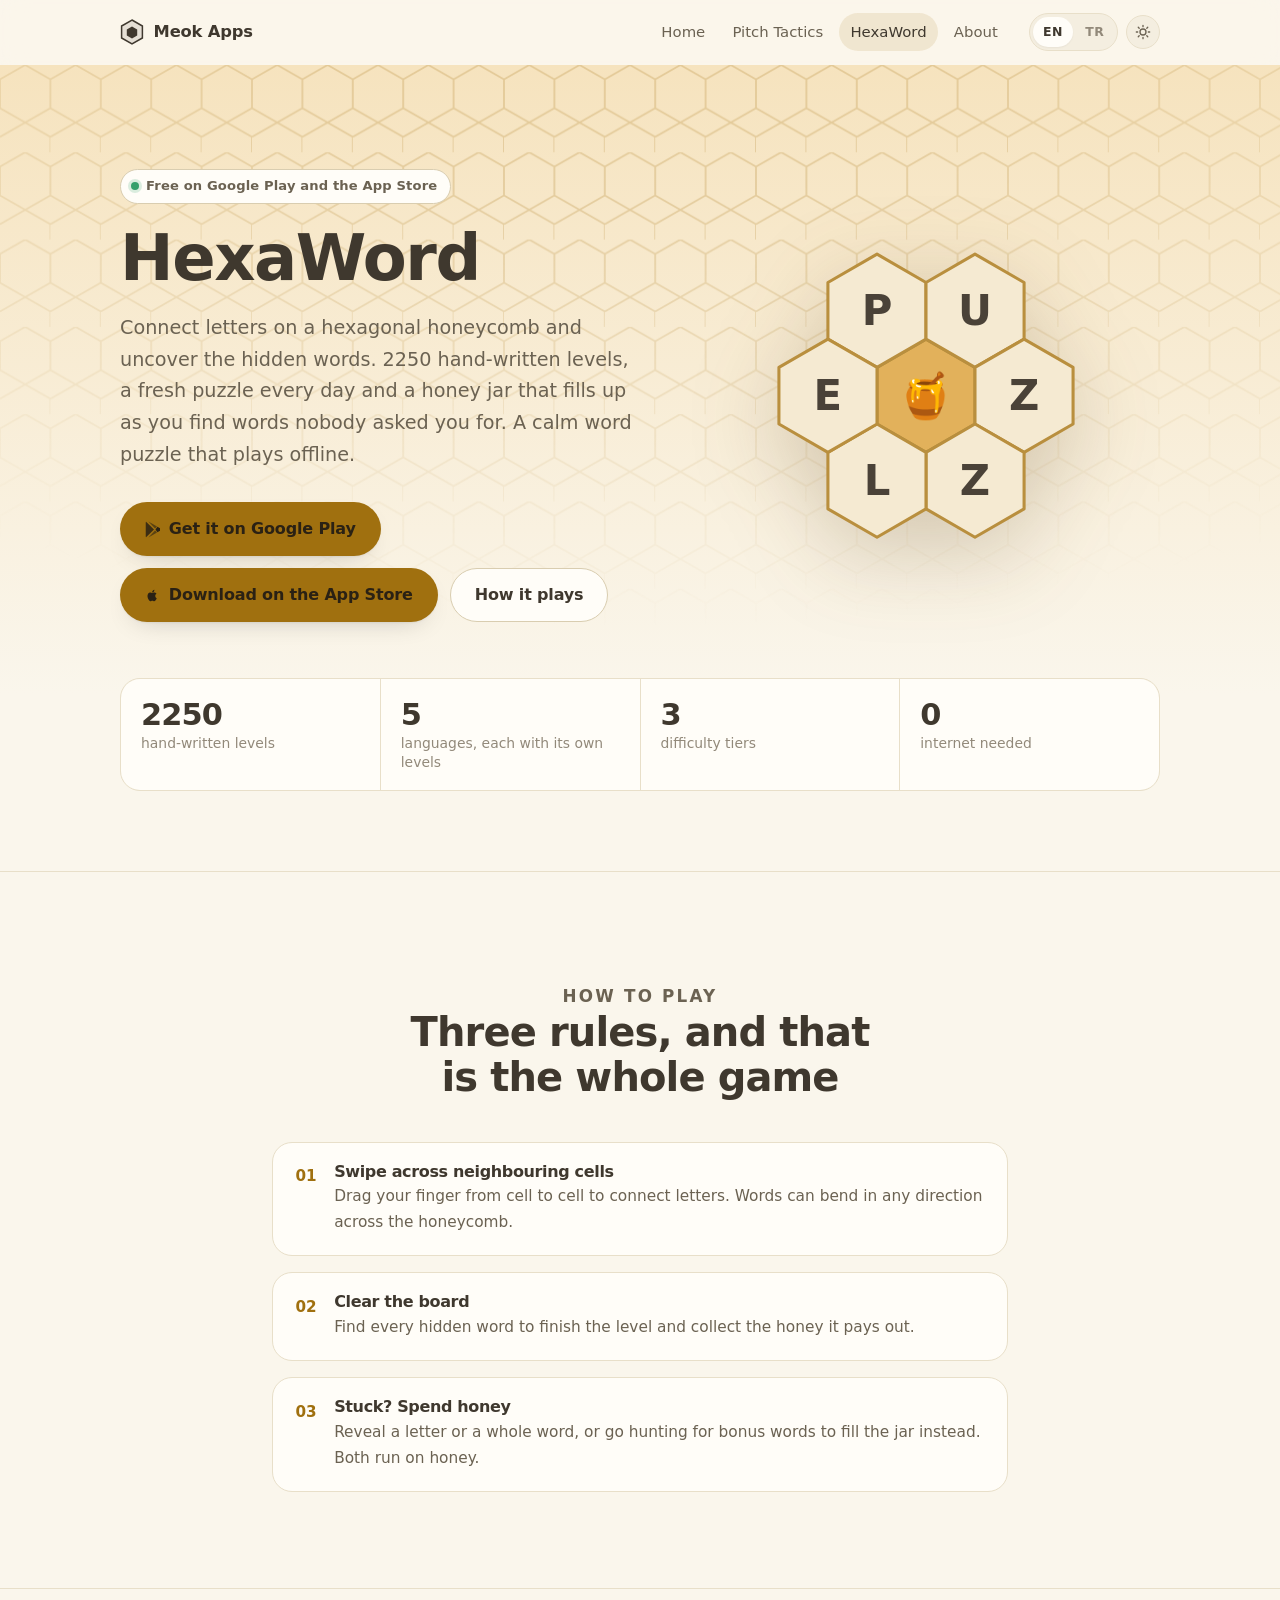
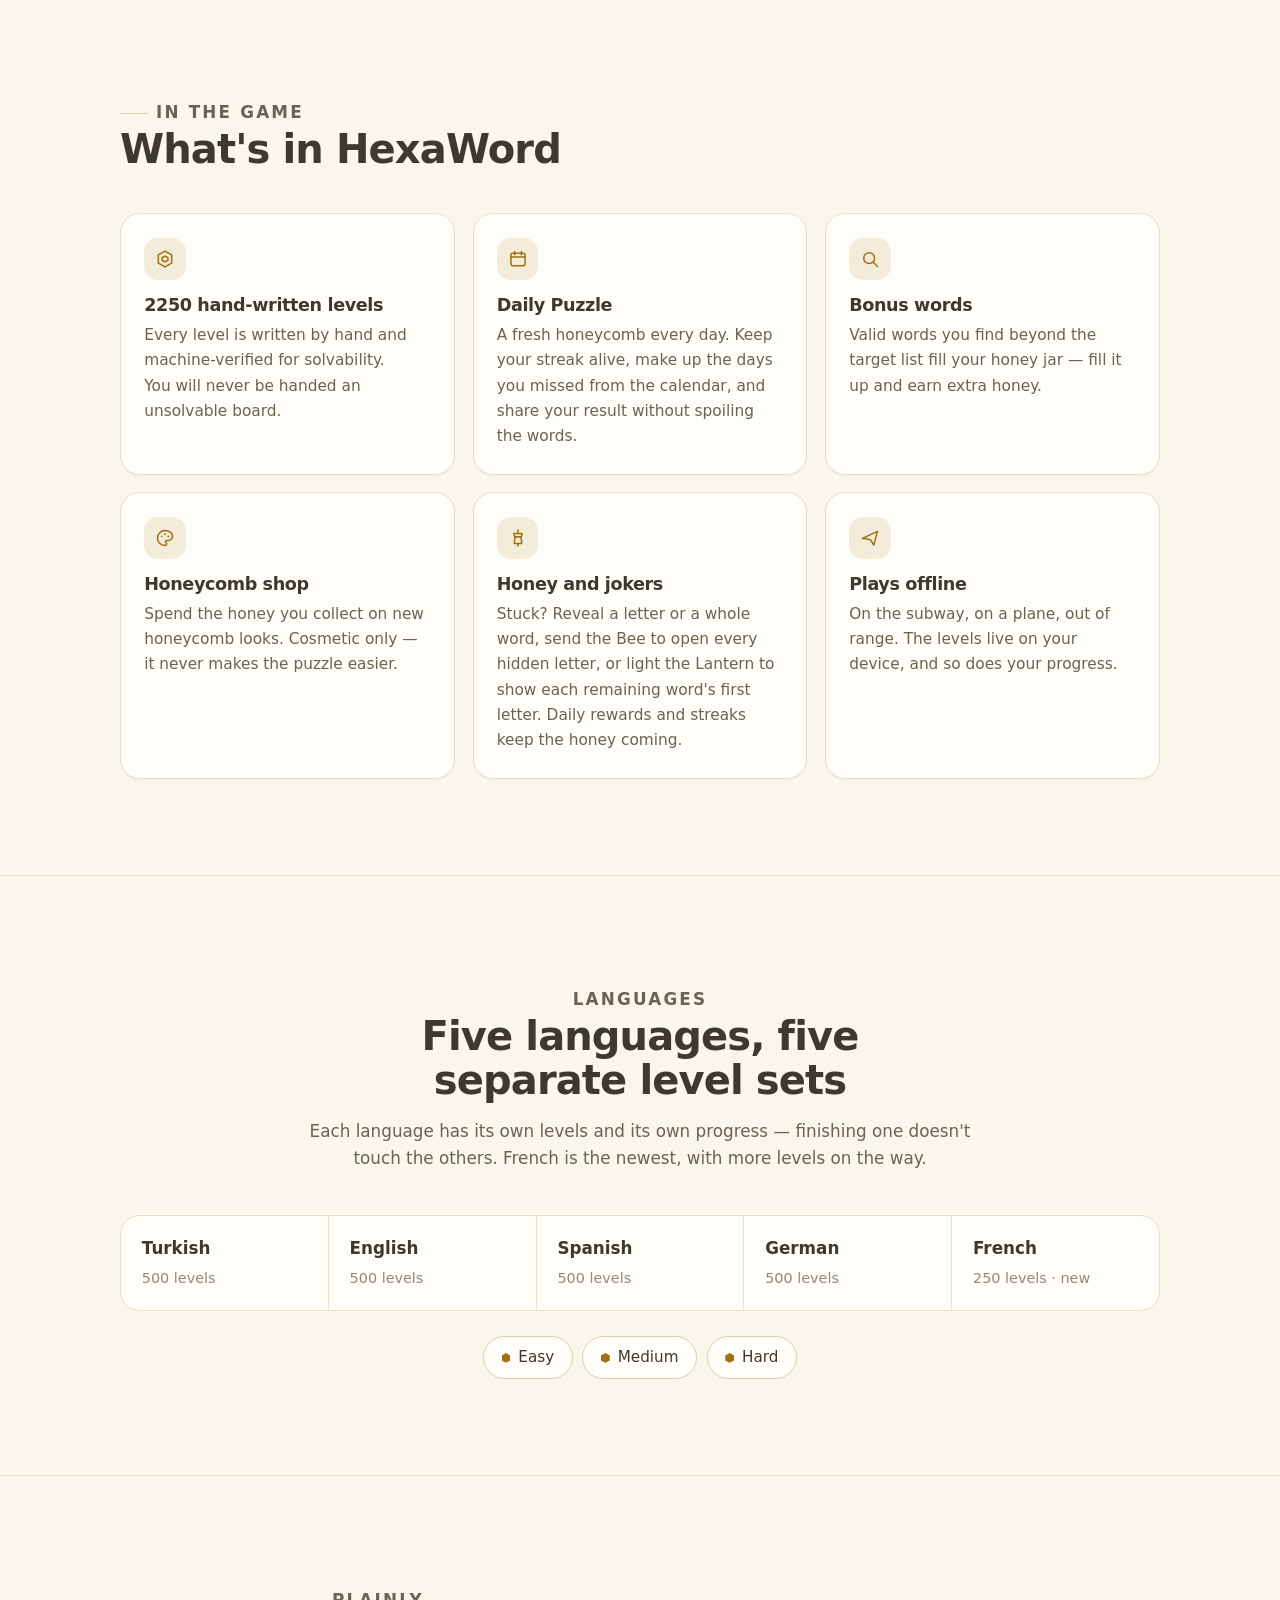
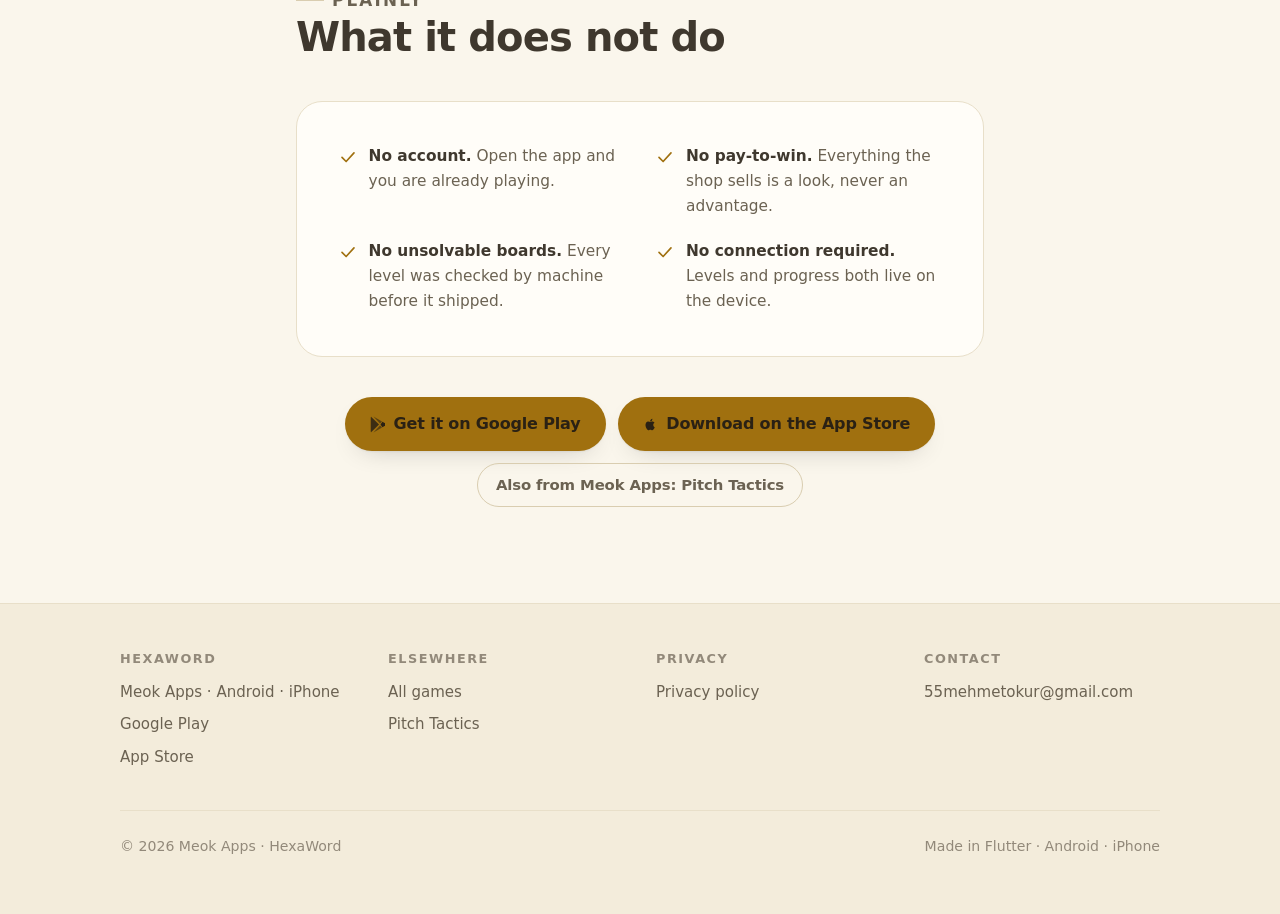
<file: hexaword/index.html>
<!DOCTYPE html>
<html lang="en" data-lang="en">

<head>
    <meta charset="utf-8">
    <meta name="viewport" content="width=device-width, initial-scale=1">
    <title>HexaWord — hexagonal word puzzle | Meok Apps</title>
    <meta name="description"
        content="Connect letters on a hexagonal honeycomb to find hidden words. 2250 hand-written levels in five languages, a Daily Puzzle, bonus words and offline play.">
    <meta name="theme-color" content="#F6E3BE">
    <link rel="canonical" href="https://simsek00.github.io/hexaword/">

    <meta property="og:type" content="website">
    <meta property="og:site_name" content="Meok Apps">
    <meta property="og:title" content="HexaWord — hexagonal word puzzle">
    <meta property="og:description"
        content="2250 hand-written levels in five languages. Daily Puzzle, bonus words, cosmetic honeycomb themes and offline play.">
    <meta property="og:url" content="https://simsek00.github.io/hexaword/">
    <meta name="twitter:card" content="summary">

    <link rel="icon"
        href="data:image/svg+xml,%3Csvg xmlns='http://www.w3.org/2000/svg' viewBox='0 0 32 32'%3E%3Cpath d='M16 1.5 L28.5 8.75 V23.25 L16 30.5 L3.5 23.25 V8.75 Z' fill='%23E2B15B' stroke='%23B98F3E' stroke-width='1.5'/%3E%3Ctext x='16' y='22.5' text-anchor='middle' font-family='system-ui,sans-serif' font-size='16' font-weight='700' fill='%234A4238'%3EH%3C/text%3E%3C/svg%3E">

    <link rel="stylesheet" href="/assets/site.css">

    <script>
        (function () {
            var r = document.documentElement, lang = null, theme = null;
            try { lang = localStorage.getItem('meok-lang'); theme = localStorage.getItem('meok-theme'); } catch (e) { }
            if (lang !== 'tr' && lang !== 'en') {
                lang = (navigator.language || 'en').toLowerCase().indexOf('tr') === 0 ? 'tr' : 'en';
            }
            r.setAttribute('data-lang', lang);
            r.setAttribute('lang', lang);
            if (theme === 'dark' || theme === 'light') r.setAttribute('data-theme', theme);
        })();
    </script>

    <style>
        /* HexaWord's own warm ground, on top of the shared neutral palette. */
        body.t-hex {
            --bg: #FAF6EC;
            --bg-2: #F3ECDB;
            --surface: #FFFDF8;
            --surface-2: #F4EEE0;
            --ink: #3F382E;
            --ink-2: #6B6252;
            --ink-3: #92897A;
            --line: #E8DFC9;
            --line-strong: #D9CDB0;
        }

        @media (prefers-color-scheme: dark) {
            :root:not([data-theme="light"]) body.t-hex {
                --bg: #17130D;
                --bg-2: #1D1811;
                --surface: #221C14;
                --surface-2: #2B241A;
                --ink: #F2EBDA;
                --ink-2: #BEB29A;
                --ink-3: #948977;
                --line: #322A1E;
                --line-strong: #443A2A;
            }
        }

        :root[data-theme="dark"] body.t-hex {
            --bg: #17130D;
            --bg-2: #1D1811;
            --surface: #221C14;
            --surface-2: #2B241A;
            --ink: #F2EBDA;
            --ink-2: #BEB29A;
            --ink-3: #948977;
            --line: #322A1E;
            --line-strong: #443A2A;
        }

        .hero.honey {
            background: linear-gradient(180deg, #F6E3BE 0%, var(--bg) 78%);
        }

        @media (prefers-color-scheme: dark) {
            :root:not([data-theme="light"]) .hero.honey {
                background: linear-gradient(180deg, #33280F 0%, var(--bg) 78%);
            }
        }

        :root[data-theme="dark"] .hero.honey {
            background: linear-gradient(180deg, #33280F 0%, var(--bg) 78%);
        }

        .hero.honey .hero-pattern {
            color: #B98F3E;
            opacity: .3;
        }

        .comb {
            width: min(20rem, 74vw);
            height: auto;
            display: block;
            margin-inline: auto;
            filter: drop-shadow(0 24px 44px rgba(80, 55, 15, .22));
        }

        /* ---- levels breakdown ---- */

        .levels {
            display: grid;
            grid-template-columns: repeat(auto-fit, minmax(10rem, 1fr));
            gap: 1px;
            padding: 0;
            margin: 0;
            list-style: none;
            background: var(--line);
            border: 1px solid var(--line);
            border-radius: var(--r-md);
            overflow: hidden;
        }

        .levels li {
            background: var(--surface);
            padding: 1.2rem 1.3rem;
        }

        .levels b {
            display: block;
            font-family: var(--font-display);
            font-size: 1.05rem;
            font-weight: 600;
        }

        .levels span {
            color: var(--ink-3);
            font-size: .9rem;
            font-variant-numeric: tabular-nums;
        }

        /* ---- difficulty tiers ---- */

        .tiers {
            display: flex;
            flex-wrap: wrap;
            justify-content: center;
            gap: .6rem;
            padding: 0;
            margin: 1.6rem 0 0;
            list-style: none;
        }

        .tiers li {
            display: inline-flex;
            align-items: center;
            gap: .5rem;
            padding: .5rem 1.1rem;
            border: 1px solid var(--line-strong);
            border-radius: var(--r-pill);
            background: var(--surface);
            font-size: .95rem;
        }

        .tiers .pip {
            width: .55rem;
            height: .62rem;
            background: var(--accent);
            clip-path: polygon(50% 0%, 100% 25%, 100% 75%, 50% 100%, 0% 75%, 0% 25%);
        }

        .honest {
            background: var(--surface);
            border: 1px solid var(--line);
            border-radius: var(--r-lg);
            padding: clamp(1.6rem, 4vw, 2.6rem);
        }

        .honest ul {
            display: grid;
            grid-template-columns: repeat(auto-fit, minmax(15rem, 1fr));
            gap: 1.2rem 2rem;
            margin: 0;
            padding: 0;
            list-style: none;
        }

        .honest li {
            display: flex;
            gap: .75rem;
            align-items: flex-start;
            font-size: .96rem;
            color: var(--ink-2);
        }

        .honest li svg {
            flex: none;
            margin-top: .28rem;
            color: var(--accent);
        }

        .honest li b {
            color: var(--ink);
            font-weight: 600;
        }
    </style>
</head>

<body class="t-hex">

    <a class="skip-link" href="#main">
        <span lang="en">Skip to content</span>
        <span lang="tr">İçeriğe geç</span>
    </a>

    <header class="site-header">
        <div class="wrap">
            <a class="brand" href="/" aria-label="Meok Apps">
                <svg width="24" height="26" viewBox="0 0 24 26" aria-hidden="true">
                    <path d="M12 1 L22.4 7 V19 L12 25 L1.6 19 V7 Z" fill="currentColor" opacity=".12" />
                    <path d="M12 1 L22.4 7 V19 L12 25 L1.6 19 V7 Z" fill="none" stroke="currentColor"
                        stroke-width="1.5" />
                    <path d="M12 7.6 L17.2 10.6 V16.6 L12 19.6 L6.8 16.6 V10.6 Z" fill="currentColor" />
                </svg>
                Meok Apps
            </a>

            <nav class="nav" aria-label="Main">
                <a href="/">
                    <span lang="en">Home</span><span lang="tr">Ana sayfa</span>
                </a>
                <a href="/pitch-tactics/">Pitch Tactics</a>
                <a href="/hexaword/" aria-current="page">HexaWord</a>
                <a href="/about/">
                    <span lang="en">About</span><span lang="tr">Hakkımda</span>
                </a>
            </nav>

            <div class="controls">
                <div class="switch" role="group" aria-label="Language / Dil">
                    <button type="button" data-set-lang="en" aria-pressed="true">EN</button>
                    <button type="button" data-set-lang="tr" aria-pressed="false">TR</button>
                </div>
                <button type="button" class="icon-btn" data-toggle-theme aria-label="Switch theme">
                    <svg class="icon-sun" width="16" height="16" viewBox="0 0 24 24" fill="none"
                        stroke="currentColor" stroke-width="2" stroke-linecap="round" aria-hidden="true">
                        <circle cx="12" cy="12" r="4.5" />
                        <path d="M12 2v2M12 20v2M2 12h2M20 12h2M4.9 4.9l1.4 1.4M17.7 17.7l1.4 1.4M19.1 4.9l-1.4 1.4M6.3 17.7l-1.4 1.4" />
                    </svg>
                    <svg class="icon-moon" width="16" height="16" viewBox="0 0 24 24" fill="none"
                        stroke="currentColor" stroke-width="2" stroke-linecap="round" stroke-linejoin="round"
                        aria-hidden="true">
                        <path d="M20.5 14.5A8.5 8.5 0 0 1 9.5 3.5a8.5 8.5 0 1 0 11 11Z" />
                    </svg>
                </button>
            </div>
        </div>
    </header>

    <main id="main">

        <!-- ============================ hero ============================ -->
        <div class="hero honey">
            <svg class="hero-pattern" aria-hidden="true">
                <defs>
                    <pattern id="comb" width="56" height="97" patternUnits="userSpaceOnUse"
                        patternTransform="scale(.9)">
                        <path d="M28 0 L56 16 L56 48 L28 64 L0 48 L0 16 Z M28 64 L56 80 L56 112 M0 80 L28 64"
                            fill="none" stroke="currentColor" stroke-width="2" />
                    </pattern>
                </defs>
                <rect width="100%" height="100%" fill="url(#comb)" />
            </svg>

            <div class="wrap">
                <div class="hero-grid">
                    <div>
                        <span class="badge live">
                            <span class="dot"></span>
                            <span lang="en">Free on Google Play and the App Store</span>
                            <span lang="tr">Google Play ve App Store'da ücretsiz</span>
                        </span>

                        <h1 style="margin-top:1.2rem">HexaWord</h1>

                        <p class="lede" lang="en" style="margin-top:1rem">
                            Connect letters on a hexagonal honeycomb and uncover the hidden
                            words. 2250 hand-written levels, a fresh puzzle every day and a
                            honey jar that fills up as you find words nobody asked you for.
                            A calm word puzzle that plays offline.
                        </p>
                        <p class="lede" lang="tr" style="margin-top:1rem">
                            Altıgen petek üzerinde harfleri birleştir, gizli kelimeleri bul.
                            2250 elle yazılmış bölüm, her gün yeni bir bulmaca ve kimsenin
                            istemediği kelimeleri buldukça dolan bir bal kavanozu. Sakin,
                            internetsiz de oynanan bir kelime bulmacası.
                        </p>

                        <div class="btn-row">
                            <a class="btn btn-primary"
                                href="https://play.google.com/store/apps/details?id=hexaword.mehmetokur.com">
                                <svg width="15" height="17" viewBox="0 0 20 22" aria-hidden="true">
                                    <path d="M1.4.7 12 11 1.4 21.3A2 2 0 0 1 1 20V2A2 2 0 0 1 1.4.7Z"
                                        fill="currentColor" opacity=".85" />
                                    <path d="M13.4 12.4 16 15l-11.4 6.6L13.4 12.4Z" fill="currentColor"
                                        opacity=".6" />
                                    <path d="M13.4 9.6 4.6.4 16 7l-2.6 2.6Z" fill="currentColor" opacity=".6" />
                                    <path d="M16.6 7.4 19.4 9a2 2 0 0 1 0 4l-2.8 1.6L14 11l2.6-3.6Z"
                                        fill="currentColor" />
                                </svg>
                                <span lang="en">Get it on Google Play</span>
                                <span lang="tr">Google Play'de indir</span>
                            </a>
                            <a class="btn btn-primary" href="https://apps.apple.com/app/id6830506863">
                                <svg width="15" height="17" viewBox="0 0 24 24" aria-hidden="true">
                                    <path fill="currentColor" d="M16.37 12.6c-.02-2.3 1.88-3.4 1.97-3.46-1.07-1.57-2.74-1.79-3.33-1.81-1.42-.14-2.77.84-3.49.84-.72 0-1.83-.82-3.01-.8-1.55.02-2.98.9-3.78 2.29-1.61 2.8-.41 6.94 1.16 9.21.77 1.11 1.68 2.36 2.88 2.31 1.16-.05 1.59-.75 2.99-.75 1.4 0 1.79.75 3.01.73 1.24-.02 2.03-1.13 2.79-2.25.88-1.29 1.24-2.54 1.26-2.6-.03-.01-2.42-.93-2.45-3.71ZM14.08 5.84c.64-.77 1.07-1.85.95-2.92-.92.04-2.03.61-2.69 1.38-.59.68-1.11 1.78-.97 2.83 1.02.08 2.07-.52 2.71-1.29Z" />
                                </svg>
                                <span lang="en">Download on the App Store</span>
                                <span lang="tr">App Store'dan indir</span>
                            </a>
                            <a class="btn btn-ghost" href="#play">
                                <span lang="en">How it plays</span>
                                <span lang="tr">Nasıl oynanıyor</span>
                            </a>
                        </div>
                    </div>

                    <div>
                        <svg class="comb" viewBox="0 0 260 240" role="img" aria-labelledby="hw-art">
                            <title id="hw-art">A honeycomb of seven cells spelling a word around a pot of
                                honey</title>
                            <g stroke="#B98F3E" stroke-width="2.5" stroke-linejoin="round">
                                <polygon points="130,74 169.8,97 169.8,143 130,166 90.2,143 90.2,97" fill="#E2B15B" />
                                <polygon points="90.2,5 130,28 130,74 90.2,97 50.3,74 50.3,28" fill="#F5EAD2" />
                                <polygon points="169.8,5 209.7,28 209.7,74 169.8,97 130,74 130,28" fill="#F5EAD2" />
                                <polygon points="209.7,74 249.5,97 249.5,143 209.7,166 169.8,143 169.8,97"
                                    fill="#F5EAD2" />
                                <polygon points="169.8,143 209.7,166 209.7,212 169.8,235 130,212 130,166"
                                    fill="#F5EAD2" />
                                <polygon points="90.2,143 130,166 130,212 90.2,235 50.3,212 50.3,166" fill="#F5EAD2" />
                                <polygon points="50.3,74 90.2,97 90.2,143 50.3,166 10.5,143 10.5,97" fill="#F5EAD2" />
                            </g>
                            <g fill="#4A4238" font-family="system-ui, sans-serif" font-size="34"
                                font-weight="700" text-anchor="middle" dominant-baseline="central">
                                <g lang="en">
                                    <text x="90.2" y="51">P</text>
                                    <text x="169.8" y="51">U</text>
                                    <text x="209.7" y="120">Z</text>
                                    <text x="169.8" y="189">Z</text>
                                    <text x="90.2" y="189">L</text>
                                    <text x="50.3" y="120">E</text>
                                </g>
                                <g lang="tr">
                                    <text x="90.2" y="51">K</text>
                                    <text x="169.8" y="51">E</text>
                                    <text x="209.7" y="120">L</text>
                                    <text x="169.8" y="189">İ</text>
                                    <text x="90.2" y="189">M</text>
                                    <text x="50.3" y="120">E</text>
                                </g>
                            </g>
                            <text x="130" y="120" font-size="36" text-anchor="middle"
                                dominant-baseline="central">🍯</text>
                        </svg>
                    </div>
                </div>

                <ul class="stats">
                    <li>
                        <b>2250</b>
                        <span lang="en">hand-written levels</span>
                        <span lang="tr">elle yazılmış bölüm</span>
                    </li>
                    <li>
                        <b>5</b>
                        <span lang="en">languages, each with its own levels</span>
                        <span lang="tr">dil, her birinin kendi bölümleri</span>
                    </li>
                    <li>
                        <b>3</b>
                        <span lang="en">difficulty tiers</span>
                        <span lang="tr">zorluk kademesi</span>
                    </li>
                    <li>
                        <b>0</b>
                        <span lang="en">internet needed</span>
                        <span lang="tr">internet gereksinimi</span>
                    </li>
                </ul>
            </div>
        </div>

        <hr class="rule">

        <!-- ========================== how to play ========================= -->
        <section id="play">
            <div class="wrap">
                <div class="section-head center">
                    <p class="eyebrow plain">
                        <span lang="en">How to play</span>
                        <span lang="tr">Nasıl oynanır</span>
                    </p>
                    <h2>
                        <span lang="en">Three rules, and that is the whole game</span>
                        <span lang="tr">Üç kural, oyunun tamamı bu</span>
                    </h2>
                </div>

                <ol class="steps reveal">
                    <li>
                        <div>
                            <h3 lang="en">Swipe across neighbouring cells</h3>
                            <h3 lang="tr">Komşu hücreler boyunca kaydır</h3>
                            <p lang="en">Drag your finger from cell to cell to connect letters. Words
                                can bend in any direction across the honeycomb.</p>
                            <p lang="tr">Parmağını hücreden hücreye kaydırarak harfleri birleştir.
                                Kelimeler petek üzerinde her yöne kıvrılabilir.</p>
                        </div>
                    </li>
                    <li>
                        <div>
                            <h3 lang="en">Clear the board</h3>
                            <h3 lang="tr">Peteği temizle</h3>
                            <p lang="en">Find every hidden word to finish the level and collect the
                                honey it pays out.</p>
                            <p lang="tr">Bölümü bitirmek için tüm gizli kelimeleri bul ve peteğin
                                ödediği balı topla.</p>
                        </div>
                    </li>
                    <li>
                        <div>
                            <h3 lang="en">Stuck? Spend honey</h3>
                            <h3 lang="tr">Takıldın mı? Bal harca</h3>
                            <p lang="en">Reveal a letter or a whole word, or go hunting for bonus words
                                to fill the jar instead. Both run on honey.</p>
                            <p lang="tr">Bir harfi ya da tüm kelimeyi aç, ya da kavanozu doldurmak için
                                gizli kelime avına çık. İkisi de baldan geçiyor.</p>
                        </div>
                    </li>
                </ol>
            </div>
        </section>

        <hr class="rule">

        <!-- ============================ features ========================== -->
        <section id="inside">
            <div class="wrap">
                <div class="section-head">
                    <p class="eyebrow">
                        <span lang="en">In the game</span>
                        <span lang="tr">Oyunda</span>
                    </p>
                    <h2>
                        <span lang="en">What's in HexaWord</span>
                        <span lang="tr">HexaWord'de neler var</span>
                    </h2>
                </div>

                <div class="cards">

                    <article class="card reveal">
                        <div class="card-icon">
                            <svg width="20" height="20" viewBox="0 0 24 24" fill="none" stroke="currentColor"
                                stroke-width="1.8" stroke-linecap="round" stroke-linejoin="round" aria-hidden="true">
                                <path d="M12 2.5 20 7v10l-8 4.5L4 17V7Z" />
                                <path d="M12 8.5 15.5 10.5v3L12 15.5 8.5 13.5v-3Z" />
                            </svg>
                        </div>
                        <h3 lang="en">2250 hand-written levels</h3>
                        <h3 lang="tr">2250 elle hazırlanmış bölüm</h3>
                        <p lang="en">Every level is written by hand and machine-verified for
                            solvability. You will never be handed an unsolvable board.</p>
                        <p lang="tr">Her bölüm elle yazıldı, çözülebilirliği makineyle denetlendi.
                            Karşına asla çözümsüz bir tahta çıkmaz.</p>
                    </article>

                    <article class="card reveal">
                        <div class="card-icon">
                            <svg width="20" height="20" viewBox="0 0 24 24" fill="none" stroke="currentColor"
                                stroke-width="1.8" stroke-linecap="round" stroke-linejoin="round" aria-hidden="true">
                                <rect x="3.5" y="5" width="17" height="15" rx="2.5" />
                                <path d="M3.5 9.5h17M8 3v4M16 3v4" />
                            </svg>
                        </div>
                        <h3 lang="en">Daily Puzzle</h3>
                        <h3 lang="tr">Günün Bulmacası</h3>
                        <p lang="en">A fresh honeycomb every day. Keep your streak alive, make up
                            the days you missed from the calendar, and share your result
                            without spoiling the words.</p>
                        <p lang="tr">Her gün yenilenen özel bir petek. Seriyi koru, kaçırdığın günü
                            takvimden telafi et, sonucunu kelimeleri ele vermeden paylaş.</p>
                    </article>

                    <article class="card reveal">
                        <div class="card-icon">
                            <svg width="20" height="20" viewBox="0 0 24 24" fill="none" stroke="currentColor"
                                stroke-width="1.8" stroke-linecap="round" stroke-linejoin="round" aria-hidden="true">
                                <circle cx="11" cy="11" r="6.5" />
                                <path d="M15.8 15.8 21 21" />
                            </svg>
                        </div>
                        <h3 lang="en">Bonus words</h3>
                        <h3 lang="tr">Gizli kelimeler</h3>
                        <p lang="en">Valid words you find beyond the target list fill your honey jar
                            — fill it up and earn extra honey.</p>
                        <p lang="tr">Hedef kelimelerin dışında bulduğun geçerli kelimeler bal
                            kavanozunu doldurur; kavanoz dolunca ekstra bal kazanırsın.</p>
                    </article>

                    <article class="card reveal">
                        <div class="card-icon">
                            <svg width="20" height="20" viewBox="0 0 24 24" fill="none" stroke="currentColor"
                                stroke-width="1.8" stroke-linecap="round" stroke-linejoin="round" aria-hidden="true">
                                <path d="M12 3a9 9 0 0 0 0 18c1.4 0 2-1 2-1.8 0-1.4-1.4-1.6-1.4-2.8 0-.8.7-1.4 1.6-1.4H16a5 5 0 0 0 5-5c0-4-4-7-9-7Z" />
                                <circle cx="8" cy="10" r="1.1" fill="currentColor" stroke="none" />
                                <circle cx="12" cy="7.5" r="1.1" fill="currentColor" stroke="none" />
                                <circle cx="16" cy="10" r="1.1" fill="currentColor" stroke="none" />
                            </svg>
                        </div>
                        <h3 lang="en">Honeycomb shop</h3>
                        <h3 lang="tr">Petek mağazası</h3>
                        <p lang="en">Spend the honey you collect on new honeycomb looks. Cosmetic
                            only — it never makes the puzzle easier.</p>
                        <p lang="tr">Topladığın ballarla yeni petek görünümleri açılır. Oyunu
                            kolaylaştırmaz, sadece güzelleştirir.</p>
                    </article>

                    <article class="card reveal">
                        <div class="card-icon">
                            <svg width="20" height="20" viewBox="0 0 24 24" fill="none" stroke="currentColor"
                                stroke-width="1.8" stroke-linecap="round" stroke-linejoin="round" aria-hidden="true">
                                <path d="M12 2.5v4M12 21.5v-3" />
                                <path d="M7 6.5h10l-1 4H8Z" />
                                <path d="M8.5 10.5h7l1 8h-9Z" />
                            </svg>
                        </div>
                        <h3 lang="en">Honey and jokers</h3>
                        <h3 lang="tr">Bal ve jokerler</h3>
                        <p lang="en">Stuck? Reveal a letter or a whole word, send the Bee to open
                            every hidden letter, or light the Lantern to show each remaining
                            word's first letter. Daily rewards and streaks keep the honey coming.</p>
                        <p lang="tr">Takıldığında harf ya da kelime aç; Arı bütün gizli harfleri açar,
                            Fener kalan her kelimenin ilk harfini parlatır. Günlük ödüller ve seri
                            takibiyle bal biriktir.</p>
                    </article>

                    <article class="card reveal">
                        <div class="card-icon">
                            <svg width="20" height="20" viewBox="0 0 24 24" fill="none" stroke="currentColor"
                                stroke-width="1.8" stroke-linecap="round" stroke-linejoin="round" aria-hidden="true">
                                <path d="M3 12.5 21 4l-4.5 16.5-4-6.5-6.5-1.5Z" />
                            </svg>
                        </div>
                        <h3 lang="en">Plays offline</h3>
                        <h3 lang="tr">Çevrimdışı oynanır</h3>
                        <p lang="en">On the subway, on a plane, out of range. The levels live on your
                            device, and so does your progress.</p>
                        <p lang="tr">Metroda, uçakta, çekmeyen yerde. Bölümler cihazda; ilerlemen de
                            cihazda kalır.</p>
                    </article>

                </div>
            </div>
        </section>

        <hr class="rule">

        <!-- ============================ languages ========================= -->
        <section id="languages">
            <div class="wrap">
                <div class="section-head center">
                    <p class="eyebrow plain">
                        <span lang="en">Languages</span>
                        <span lang="tr">Diller</span>
                    </p>
                    <h2>
                        <span lang="en">Five languages, five separate level sets</span>
                        <span lang="tr">Beş dil, beş ayrı bölüm seti</span>
                    </h2>
                    <p lang="en">
                        Each language has its own levels and its own progress — finishing
                        one doesn't touch the others. French is the newest, with more levels
                        on the way.
                    </p>
                    <p lang="tr">
                        Her dilin kendi bölümleri ve kendi ilerlemesi var; birini bitirmek
                        diğerini etkilemiyor. En yeni dil Fransızca.
                    </p>
                </div>

                <ul class="levels reveal">
                    <li>
                        <b lang="en">Turkish</b><b lang="tr">Türkçe</b>
                        <span lang="en">500 levels</span><span lang="tr">500 bölüm</span>
                    </li>
                    <li>
                        <b>English</b>
                        <span lang="en">500 levels</span><span lang="tr">500 bölüm</span>
                    </li>
                    <li>
                        <b lang="en">Spanish</b><b lang="tr">Español</b>
                        <span lang="en">500 levels</span><span lang="tr">500 bölüm</span>
                    </li>
                    <li>
                        <b lang="en">German</b><b lang="tr">Deutsch</b>
                        <span lang="en">500 levels</span><span lang="tr">500 bölüm</span>
                    </li>
                    <li>
                        <b lang="en">French</b><b lang="tr">Français</b>
                        <span lang="en">250 levels · new</span><span lang="tr">250 bölüm · yeni</span>
                    </li>
                </ul>

                <ul class="tiers reveal">
                    <li><span class="pip"></span>
                        <span lang="en">Easy</span><span lang="tr">Kolay</span>
                    </li>
                    <li><span class="pip"></span>
                        <span lang="en">Medium</span><span lang="tr">Orta</span>
                    </li>
                    <li><span class="pip"></span>
                        <span lang="en">Hard</span><span lang="tr">Zor</span>
                    </li>
                </ul>
            </div>
        </section>

        <hr class="rule">

        <!-- ============================= honest =========================== -->
        <section id="honest">
            <div class="wrap narrow">
                <div class="section-head">
                    <p class="eyebrow">
                        <span lang="en">Plainly</span>
                        <span lang="tr">Açıkça</span>
                    </p>
                    <h2>
                        <span lang="en">What it does not do</span>
                        <span lang="tr">Yapmadığı şeyler</span>
                    </h2>
                </div>

                <div class="honest reveal">
                    <ul>
                        <li>
                            <svg width="18" height="18" viewBox="0 0 24 24" fill="none" stroke="currentColor"
                                stroke-width="2.2" stroke-linecap="round" stroke-linejoin="round" aria-hidden="true">
                                <path d="M4 12.5 9.5 18 20 6.5" />
                            </svg>
                            <span lang="en"><b>No account.</b> Open the app and you are already
                                playing.</span>
                            <span lang="tr"><b>Hesap yok.</b> Uygulamayı açtığın anda oynuyorsun.</span>
                        </li>
                        <li>
                            <svg width="18" height="18" viewBox="0 0 24 24" fill="none" stroke="currentColor"
                                stroke-width="2.2" stroke-linecap="round" stroke-linejoin="round" aria-hidden="true">
                                <path d="M4 12.5 9.5 18 20 6.5" />
                            </svg>
                            <span lang="en"><b>No pay-to-win.</b> Everything the shop sells is a look,
                                never an advantage.</span>
                            <span lang="tr"><b>Parayla kazanma yok.</b> Mağazanın sattığı her şey bir
                                görünüm, hiçbir zaman avantaj değil.</span>
                        </li>
                        <li>
                            <svg width="18" height="18" viewBox="0 0 24 24" fill="none" stroke="currentColor"
                                stroke-width="2.2" stroke-linecap="round" stroke-linejoin="round" aria-hidden="true">
                                <path d="M4 12.5 9.5 18 20 6.5" />
                            </svg>
                            <span lang="en"><b>No unsolvable boards.</b> Every level was checked by
                                machine before it shipped.</span>
                            <span lang="tr"><b>Çözümsüz tahta yok.</b> Her bölüm yayımlanmadan önce
                                makineyle denetlendi.</span>
                        </li>
                        <li>
                            <svg width="18" height="18" viewBox="0 0 24 24" fill="none" stroke="currentColor"
                                stroke-width="2.2" stroke-linecap="round" stroke-linejoin="round" aria-hidden="true">
                                <path d="M4 12.5 9.5 18 20 6.5" />
                            </svg>
                            <span lang="en"><b>No connection required.</b> Levels and progress both live
                                on the device.</span>
                            <span lang="tr"><b>Bağlantı gerekmiyor.</b> Bölümler de ilerleme de
                                cihazda duruyor.</span>
                        </li>
                    </ul>
                </div>

                <div class="btn-row center" style="margin-top:2.5rem">
                    <a class="btn btn-primary"
                        href="https://play.google.com/store/apps/details?id=hexaword.mehmetokur.com">
                        <svg width="15" height="17" viewBox="0 0 20 22" aria-hidden="true">
                            <path d="M1.4.7 12 11 1.4 21.3A2 2 0 0 1 1 20V2A2 2 0 0 1 1.4.7Z" fill="currentColor"
                                opacity=".85" />
                            <path d="M13.4 12.4 16 15l-11.4 6.6L13.4 12.4Z" fill="currentColor" opacity=".6" />
                            <path d="M13.4 9.6 4.6.4 16 7l-2.6 2.6Z" fill="currentColor" opacity=".6" />
                            <path d="M16.6 7.4 19.4 9a2 2 0 0 1 0 4l-2.8 1.6L14 11l2.6-3.6Z" fill="currentColor" />
                        </svg>
                        <span lang="en">Get it on Google Play</span>
                        <span lang="tr">Google Play'de indir</span>
                    </a>
                    <a class="btn btn-primary" href="https://apps.apple.com/app/id6830506863">
                        <svg width="15" height="17" viewBox="0 0 24 24" aria-hidden="true">
                            <path fill="currentColor" d="M16.37 12.6c-.02-2.3 1.88-3.4 1.97-3.46-1.07-1.57-2.74-1.79-3.33-1.81-1.42-.14-2.77.84-3.49.84-.72 0-1.83-.82-3.01-.8-1.55.02-2.98.9-3.78 2.29-1.61 2.8-.41 6.94 1.16 9.21.77 1.11 1.68 2.36 2.88 2.31 1.16-.05 1.59-.75 2.99-.75 1.4 0 1.79.75 3.01.73 1.24-.02 2.03-1.13 2.79-2.25.88-1.29 1.24-2.54 1.26-2.6-.03-.01-2.42-.93-2.45-3.71ZM14.08 5.84c.64-.77 1.07-1.85.95-2.92-.92.04-2.03.61-2.69 1.38-.59.68-1.11 1.78-.97 2.83 1.02.08 2.07-.52 2.71-1.29Z" />
                        </svg>
                        <span lang="en">Download on the App Store</span>
                        <span lang="tr">App Store'dan indir</span>
                    </a>
                    <a class="btn btn-quiet" href="/pitch-tactics/">
                        <span lang="en">Also from Meok Apps: Pitch Tactics</span>
                        <span lang="tr">Meok Apps'ten ayrıca: Pitch Tactics</span>
                    </a>
                </div>
            </div>
        </section>

    </main>

    <footer class="site-footer">
        <div class="wrap">
            <div class="footer-grid">
                <div>
                    <h3>HexaWord</h3>
                    <ul>
                        <li>Meok Apps · Android · iPhone</li>
                        <li>
                            <a href="https://play.google.com/store/apps/details?id=hexaword.mehmetokur.com">
                                Google Play
                            </a>
                        </li>
                        <li><a href="https://apps.apple.com/app/id6830506863">App Store</a></li>
                    </ul>
                </div>
                <div>
                    <h3>
                        <span lang="en">Elsewhere</span><span lang="tr">Diğer</span>
                    </h3>
                    <ul>
                        <li>
                            <a href="/">
                                <span lang="en">All games</span><span lang="tr">Tüm oyunlar</span>
                            </a>
                        </li>
                        <li><a href="/pitch-tactics/">Pitch Tactics</a></li>
                    </ul>
                </div>
                <div>
                    <h3>
                        <span lang="en">Privacy</span><span lang="tr">Gizlilik</span>
                    </h3>
                    <ul>
                        <li>
                            <a
                                href="/hexaword/privacy/">
                                <span lang="en">Privacy policy</span>
                                <span lang="tr">Gizlilik politikası</span>
                            </a>
                        </li>
                    </ul>
                </div>
                <div>
                    <h3>
                        <span lang="en">Contact</span><span lang="tr">İletişim</span>
                    </h3>
                    <ul>
                        <li><a href="mailto:55mehmetokur@gmail.com">55mehmetokur@gmail.com</a></li>
                    </ul>
                </div>
            </div>

            <div class="footer-bottom">
                <span>© <span data-year>2026</span> Meok Apps · HexaWord</span>
                <span lang="en">Made in Flutter · Android · iPhone</span>
                <span lang="tr">Flutter ile yapıldı · Android · iPhone</span>
            </div>
        </div>
    </footer>

    <script>
        window.PAGE_META = {
            en: {
                title: 'HexaWord — hexagonal word puzzle | Meok Apps',
                desc: 'Connect letters on a hexagonal honeycomb to find hidden words. 2250 hand-written levels in five languages, a Daily Puzzle, bonus words and offline play.'
            },
            tr: {
                title: 'HexaWord — altıgen petekte kelime bulmaca | Meok Apps',
                desc: 'Altıgen petek üzerinde harfleri birleştirerek kelime bul. Beş dilde 2250 elle hazırlanmış bölüm, Günün Bulmacası, gizli kelimeler ve çevrimdışı oynanış.'
            }
        };
    </script>
    <script src="/assets/site.js" defer></script>

    <script type="application/ld+json">
    {
      "@context": "https://schema.org",
      "@type": "VideoGame",
      "name": "HexaWord",
      "url": "https://simsek00.github.io/hexaword/",
      "applicationCategory": "GameApplication",
      "operatingSystem": "Android, iOS",
      "gamePlatform": ["Android", "iPhone"],
      "inLanguage": ["tr", "en", "es", "de", "fr"],
      "author": { "@type": "Organization", "name": "Meok Apps", "url": "https://simsek00.github.io/" },
      "publisher": { "@type": "Organization", "name": "Meok Apps" },
      "installUrl": ["https://play.google.com/store/apps/details?id=hexaword.mehmetokur.com", "https://apps.apple.com/app/id6830506863"],
      "description": "A hexagonal word puzzle with 2250 hand-written levels across five languages, a Daily Puzzle, bonus words and offline play."
    }
    </script>

</body>

</html>
</file>
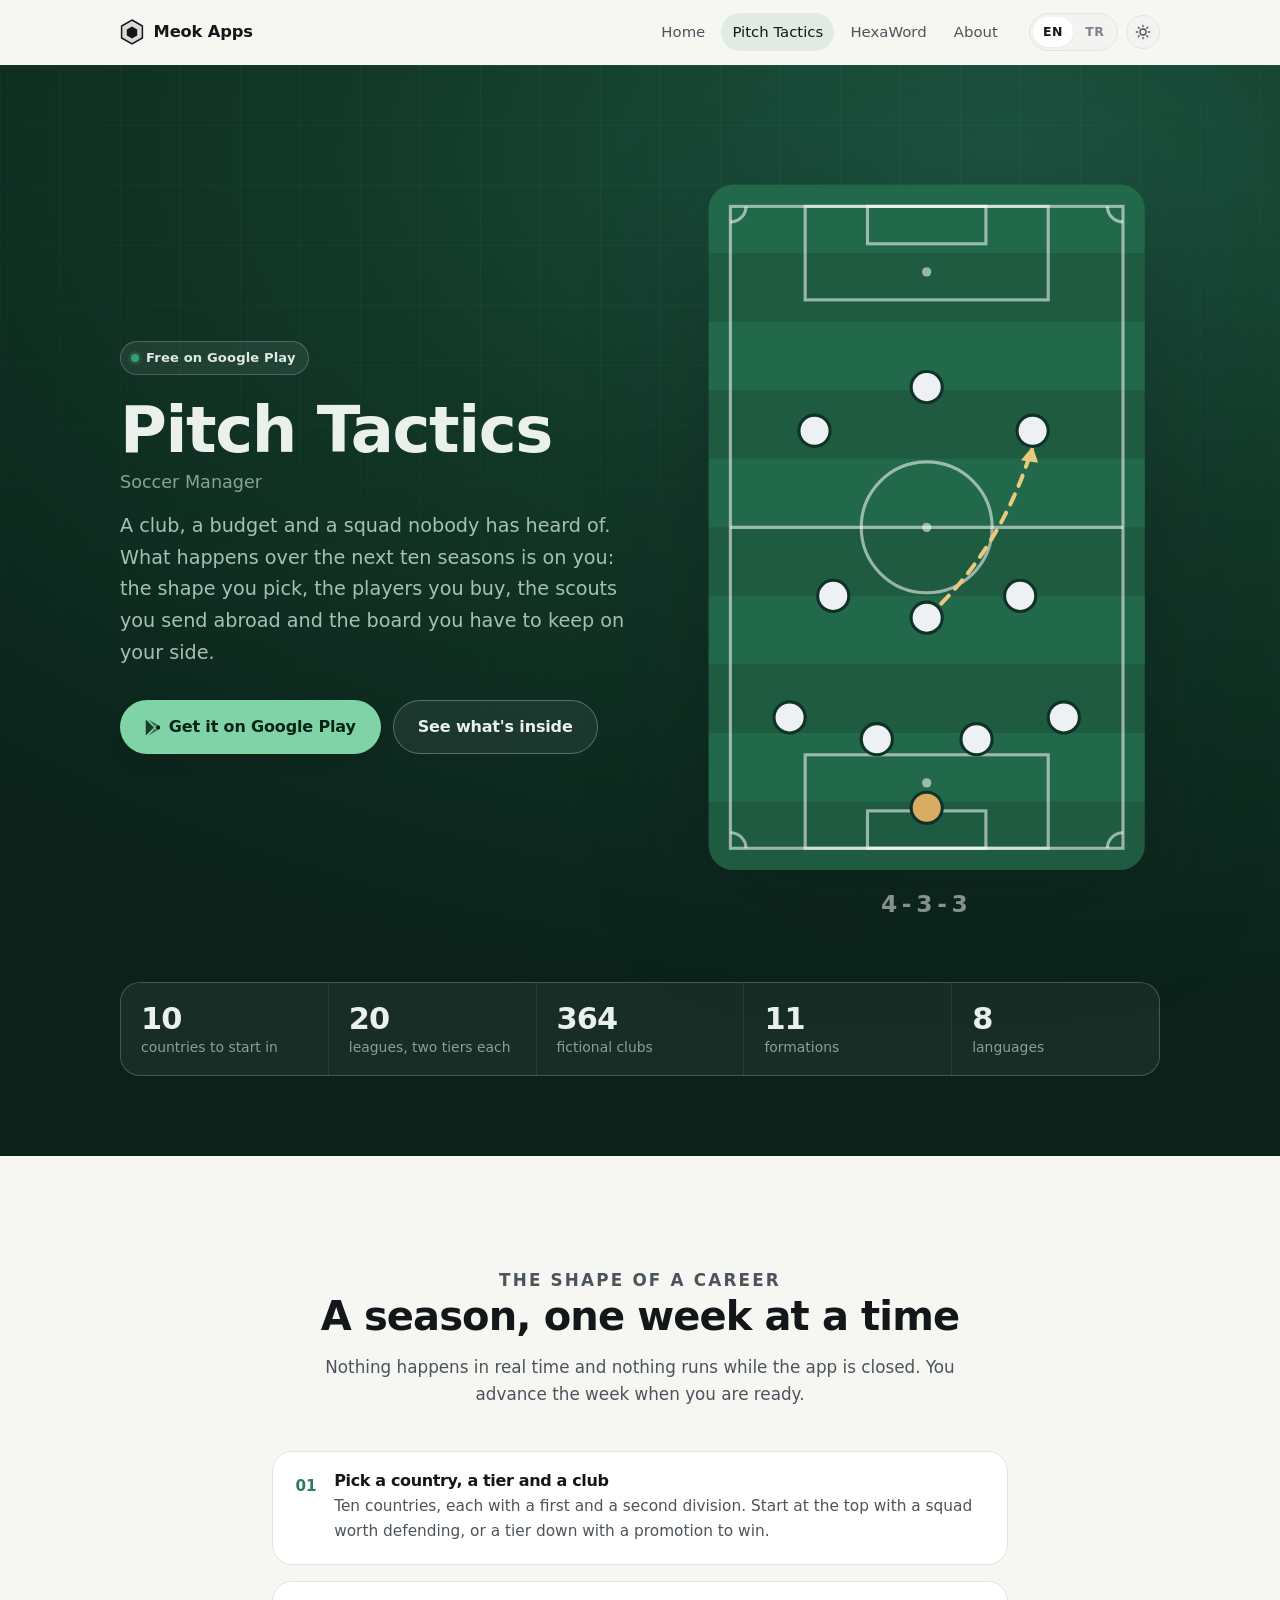
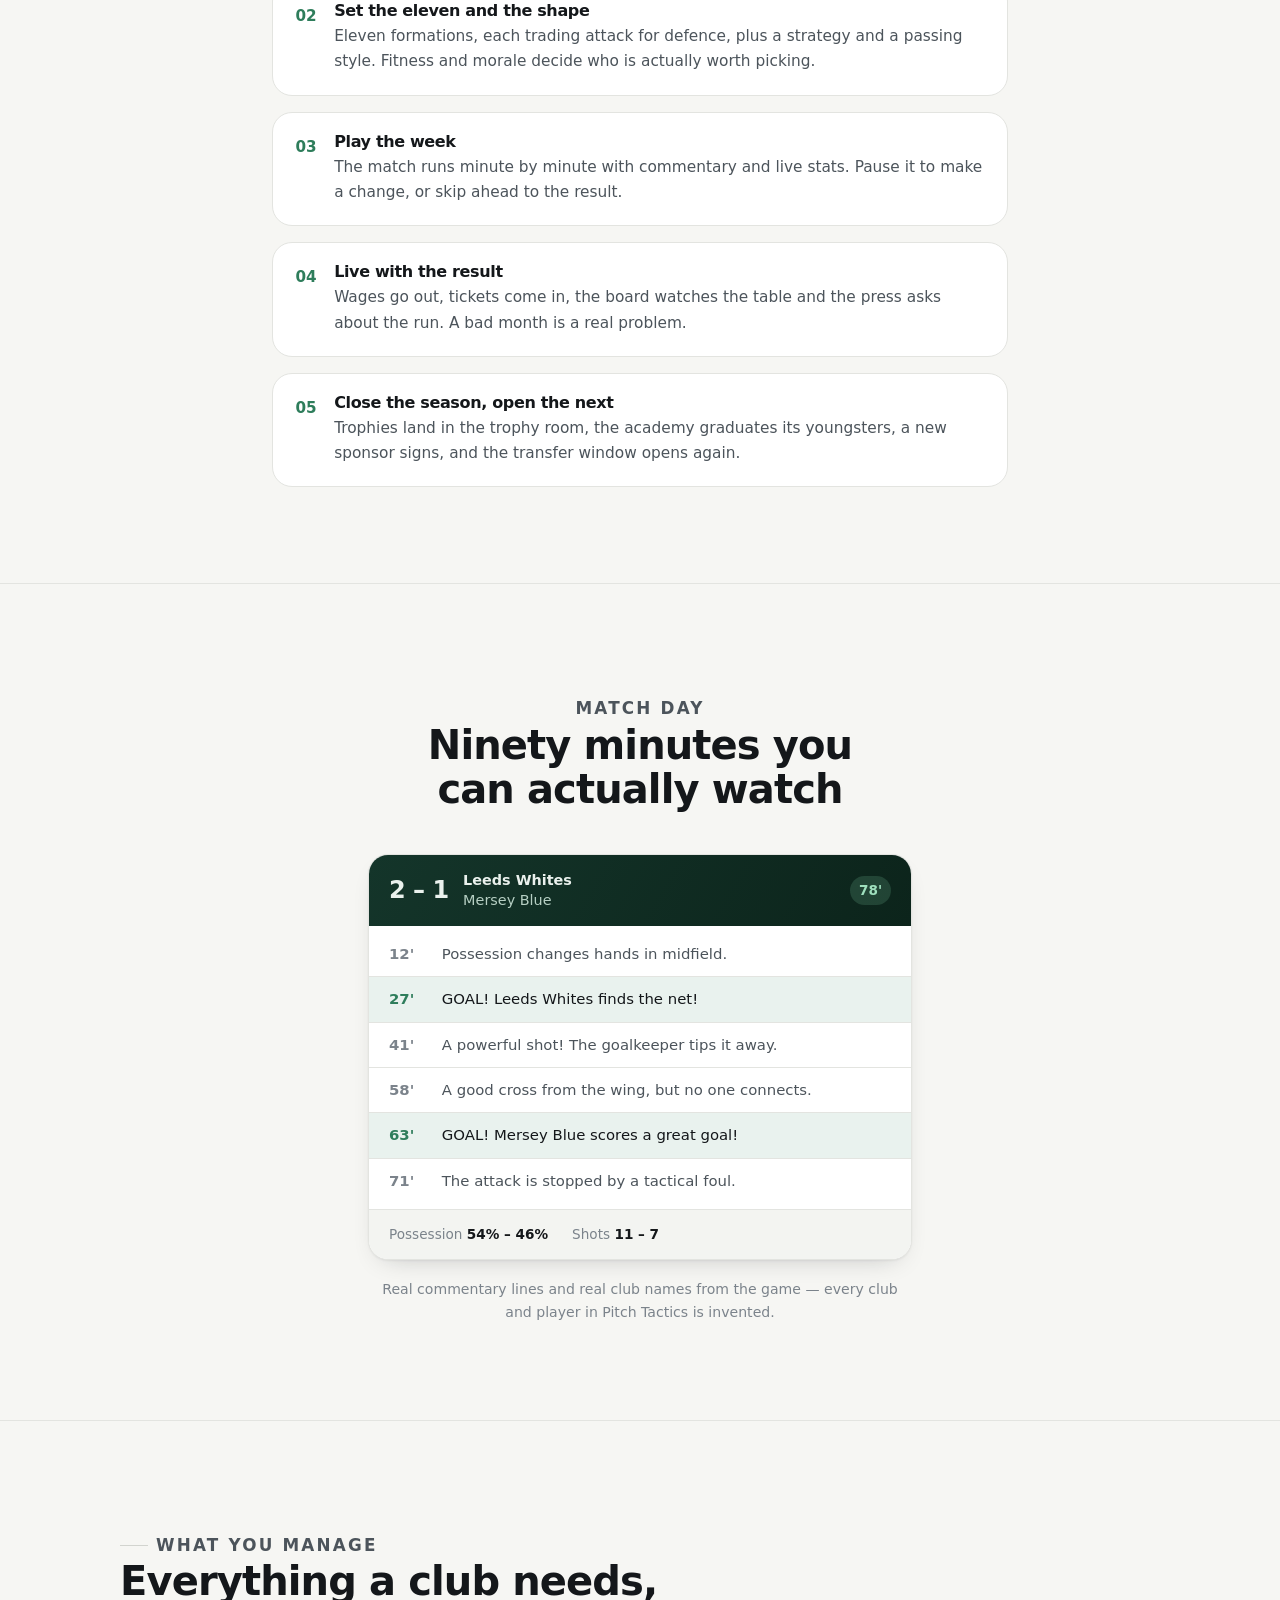
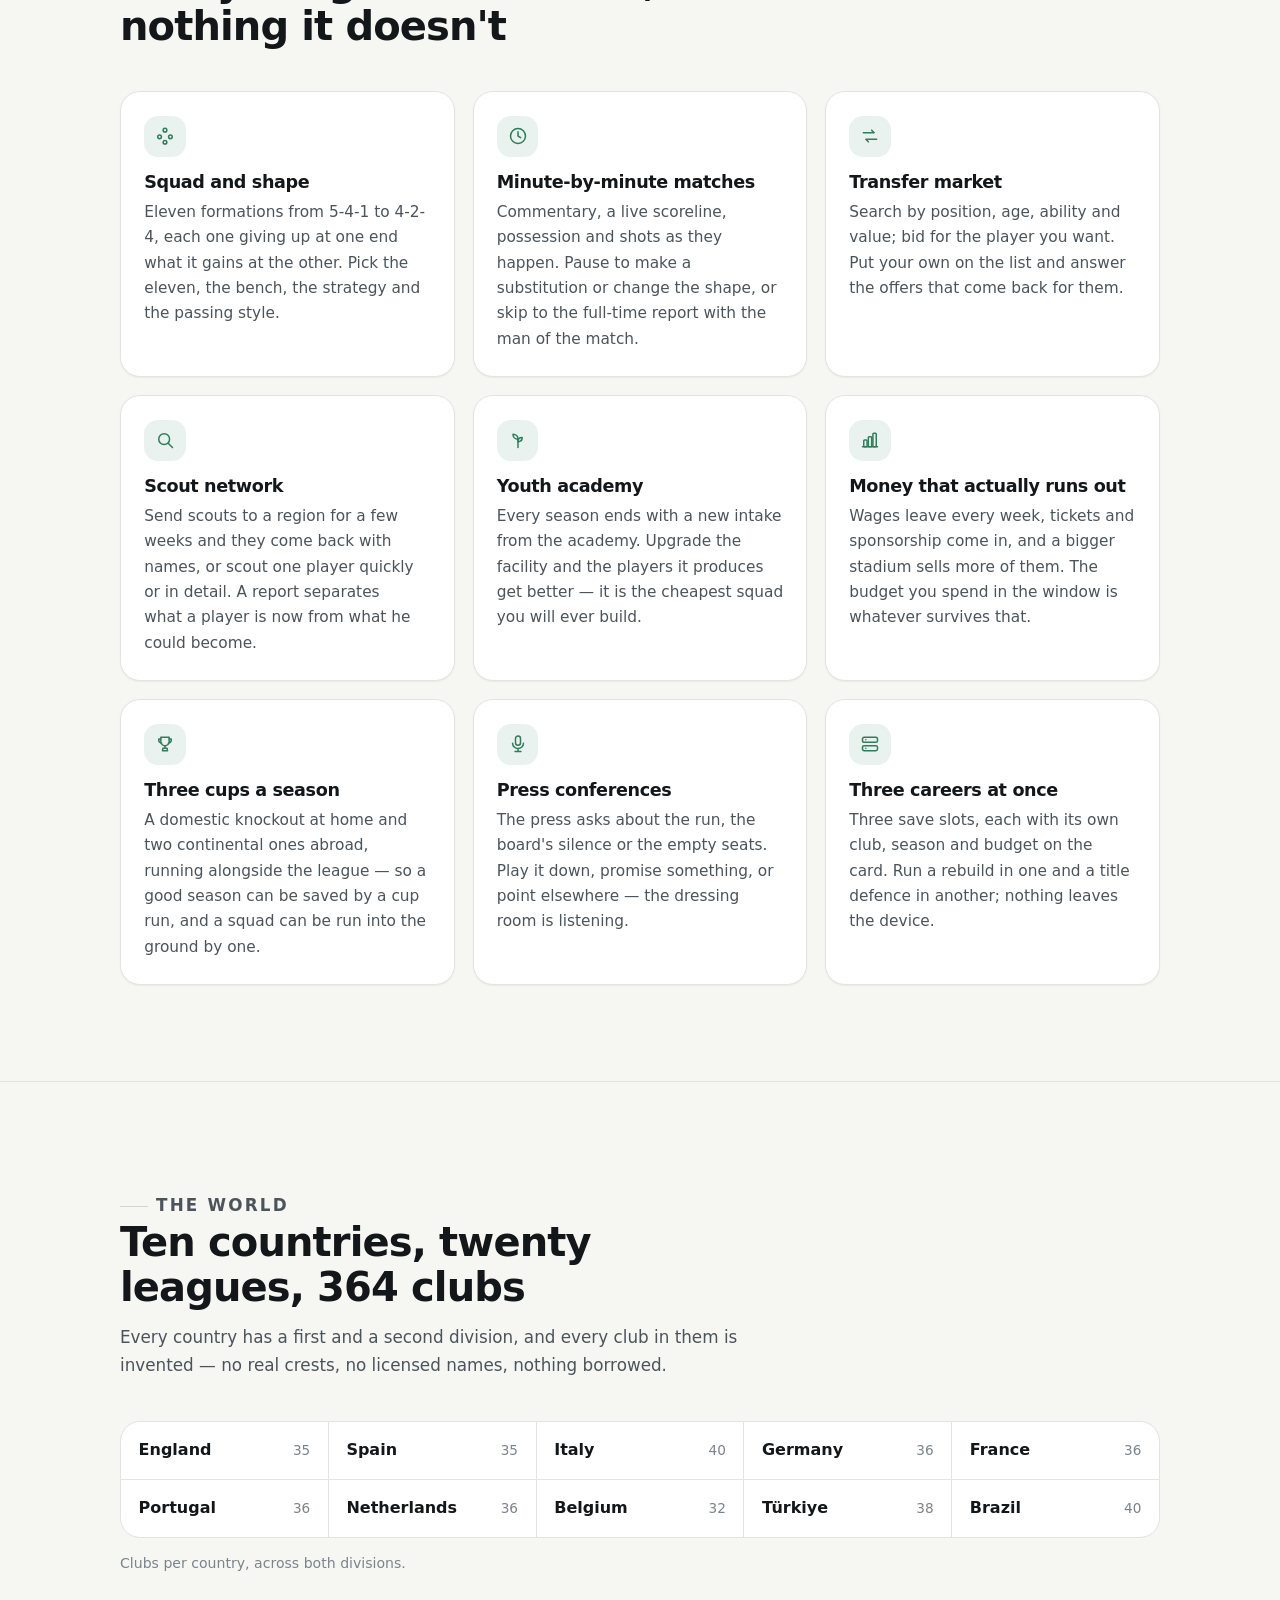
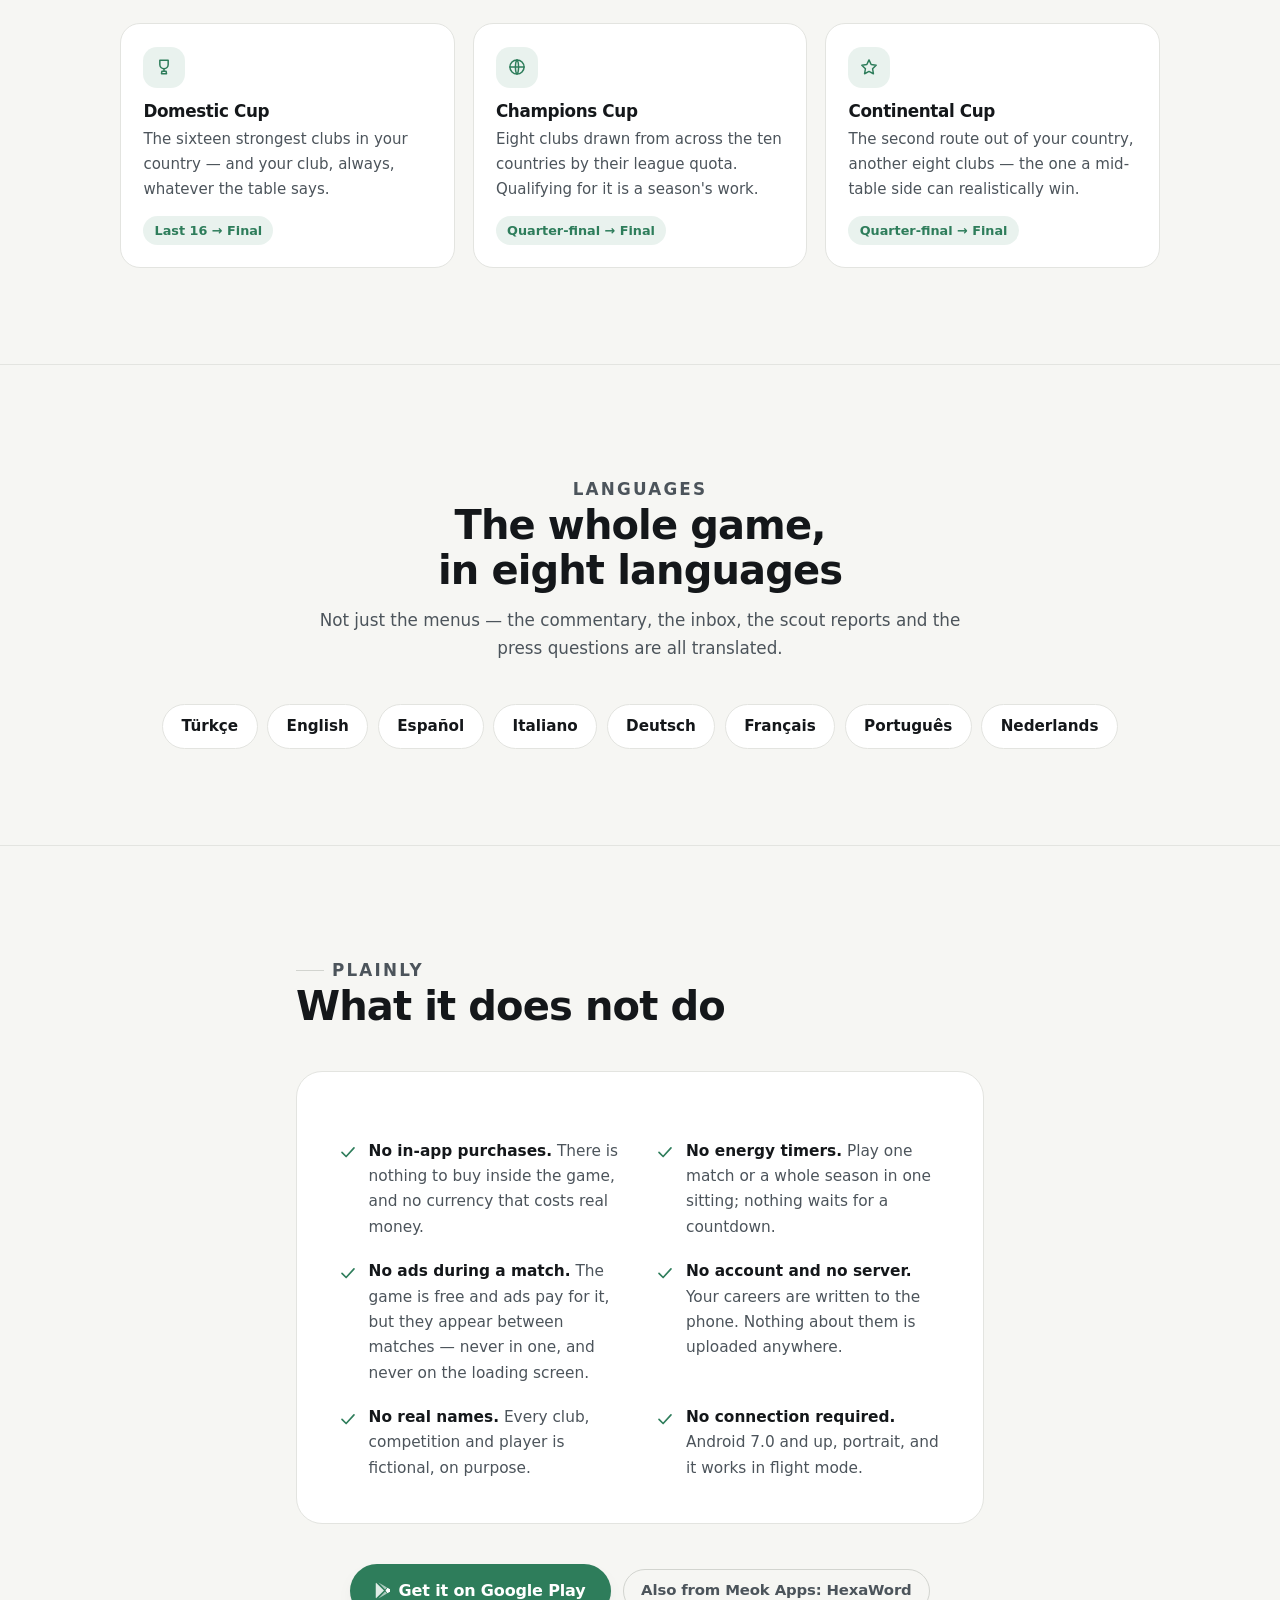
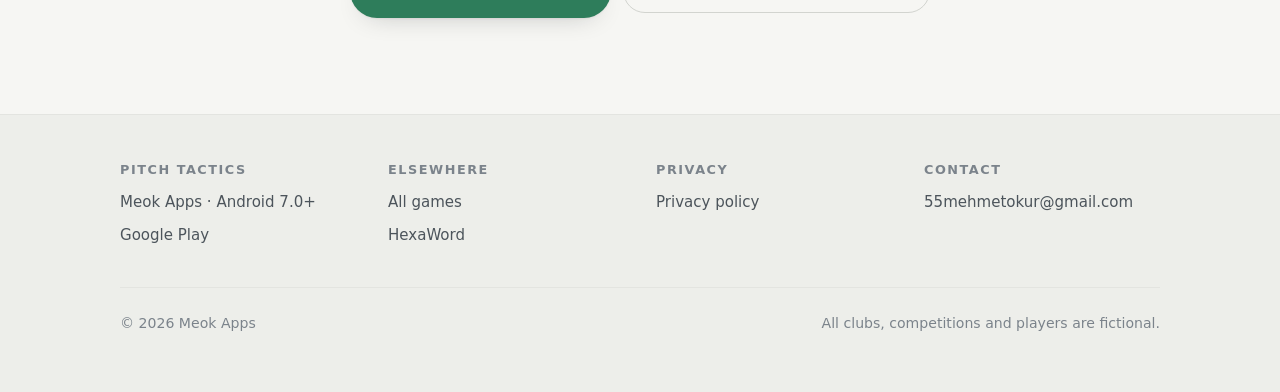
<file: pitch-tactics/index.html>
<!DOCTYPE html>
<html lang="en" data-lang="en">

<head>
    <meta charset="utf-8">
    <meta name="viewport" content="width=device-width, initial-scale=1">
    <title>Pitch Tactics: Soccer Manager — offline football management | Meok Apps</title>
    <meta name="description"
        content="Take over a club in one of ten countries, work the transfer market, run the academy and chase three cups. Turn-based football management with minute-by-minute matches, 8 languages, fully offline.">
    <meta name="theme-color" content="#0E2A20">
    <link rel="canonical" href="https://simsek00.github.io/pitch-tactics/">

    <meta property="og:type" content="website">
    <meta property="og:site_name" content="Meok Apps">
    <meta property="og:title" content="Pitch Tactics: Soccer Manager">
    <meta property="og:description"
        content="Ten countries, twenty leagues, 364 fictional clubs and three cups — an offline football manager you play a week at a time.">
    <meta property="og:url" content="https://simsek00.github.io/pitch-tactics/">
    <meta name="twitter:card" content="summary">

    <link rel="icon"
        href="data:image/svg+xml,%3Csvg xmlns='http://www.w3.org/2000/svg' viewBox='0 0 32 32'%3E%3Crect width='32' height='32' rx='8' fill='%232E7D5B'/%3E%3Cg fill='none' stroke='%23ffffff' stroke-width='2' opacity='.85'%3E%3Cpath d='M4 16h24'/%3E%3Ccircle cx='16' cy='16' r='5.5'/%3E%3C/g%3E%3C/svg%3E">

    <link rel="stylesheet" href="/assets/site.css">

    <script>
        (function () {
            var r = document.documentElement, lang = null, theme = null;
            try { lang = localStorage.getItem('meok-lang'); theme = localStorage.getItem('meok-theme'); } catch (e) { }
            if (lang !== 'tr' && lang !== 'en') {
                lang = (navigator.language || 'en').toLowerCase().indexOf('tr') === 0 ? 'tr' : 'en';
            }
            r.setAttribute('data-lang', lang);
            r.setAttribute('lang', lang);
            if (theme === 'dark' || theme === 'light') r.setAttribute('data-theme', theme);
        })();
    </script>

    <style>
        /* ---- the hero stays dark in both themes: a night match ---------- */

        .hero.floodlit {
            --ink: #EAF1ED;
            --ink-2: #A8C0B4;
            --ink-3: #86A396;
            --line: rgba(233, 241, 237, .14);
            --line-strong: rgba(233, 241, 237, .26);
            --surface: rgba(255, 255, 255, .05);
            --surface-2: rgba(255, 255, 255, .07);
            --accent: #7FD3A6;
            --accent-ink: #062316;
            --accent-soft: rgba(127, 211, 166, .14);
            background: radial-gradient(120% 80% at 78% 8%, #1D5340 0%, #123829 42%, #0B2119 100%);
            color: var(--ink);
        }

        .hero.floodlit::before {
            display: none;
        }

        .hero.floodlit .hero-pattern {
            opacity: .28;
            color: #7FD3A6;
        }

        .hero.floodlit .badge {
            background: rgba(255, 255, 255, .07);
            border-color: rgba(233, 241, 237, .22);
            color: #DDE9E3;
        }

        .hero.floodlit .btn-ghost {
            background: rgba(255, 255, 255, .06);
            color: #EAF1ED;
            border-color: rgba(233, 241, 237, .3);
        }

        .hero.floodlit .stats {
            background: rgba(233, 241, 237, .14);
            border-color: rgba(233, 241, 237, .14);
        }

        .hero.floodlit .stats li {
            background: rgba(9, 32, 24, .55);
        }

        .hero-title {
            display: flex;
            flex-wrap: wrap;
            align-items: baseline;
            gap: .4rem 1rem;
        }

        .hero-title .sub {
            font-family: var(--font-body);
            font-size: clamp(.95rem, 2vw, 1.1rem);
            font-weight: 500;
            letter-spacing: 0;
            color: var(--ink-3);
        }

        /* ---- live match mock ------------------------------------------- */

        .ticker {
            max-width: 34rem;
            margin: 0 auto;
            background: var(--surface);
            border: 1px solid var(--line);
            border-radius: var(--r-md);
            box-shadow: var(--shadow-md);
            overflow: hidden;
        }

        .ticker-head {
            display: flex;
            align-items: center;
            gap: .9rem;
            padding: 1rem 1.25rem;
            background: linear-gradient(120deg, #14352A, #0C241B);
            color: #EAF1ED;
        }

        .ticker-head .score {
            font-family: var(--font-display);
            font-size: 1.5rem;
            font-weight: 600;
            font-variant-numeric: tabular-nums;
            letter-spacing: -.02em;
        }

        .ticker-head .teams {
            flex: 1;
            min-width: 0;
            font-size: .9rem;
            line-height: 1.35;
            color: #B6CFC3;
        }

        .ticker-head .teams b {
            display: block;
            color: #EAF1ED;
            font-weight: 600;
        }

        .ticker-head .clock {
            font-family: var(--font-display);
            font-size: .85rem;
            font-weight: 600;
            padding: .2rem .55rem;
            border-radius: var(--r-pill);
            background: rgba(127, 211, 166, .18);
            color: #9FE0BE;
            font-variant-numeric: tabular-nums;
            white-space: nowrap;
        }

        .ticker ol {
            margin: 0;
            padding: .35rem 0;
            list-style: none;
        }

        .ticker li {
            display: flex;
            gap: .9rem;
            padding: .62rem 1.25rem;
            font-size: .93rem;
            color: var(--ink-2);
            border-block-start: 1px solid var(--line);
        }

        .ticker li:first-child {
            border-block-start: 0;
        }

        .ticker li .min {
            flex: none;
            width: 2.4rem;
            font-family: var(--font-display);
            font-weight: 600;
            font-variant-numeric: tabular-nums;
            color: var(--ink-3);
        }

        .ticker li.goal {
            background: var(--accent-soft);
            color: var(--ink);
            font-weight: 500;
        }

        .ticker li.goal .min {
            color: var(--accent);
        }

        .ticker-foot {
            display: flex;
            flex-wrap: wrap;
            gap: .4rem 1.5rem;
            padding: .85rem 1.25rem;
            border-block-start: 1px solid var(--line);
            background: var(--surface-2);
            font-size: .85rem;
            color: var(--ink-3);
        }

        .ticker-foot b {
            color: var(--ink);
            font-variant-numeric: tabular-nums;
        }

        .caption {
            max-width: 34rem;
            margin: 1.1rem auto 0;
            text-align: center;
            font-size: .88rem;
            color: var(--ink-3);
        }

        /* ---- countries -------------------------------------------------- */

        .countries {
            display: grid;
            grid-template-columns: repeat(auto-fit, minmax(11rem, 1fr));
            gap: 1px;
            padding: 0;
            margin: 0;
            list-style: none;
            background: var(--line);
            border: 1px solid var(--line);
            border-radius: var(--r-md);
            overflow: hidden;
        }

        .countries li {
            display: flex;
            align-items: baseline;
            justify-content: space-between;
            gap: .75rem;
            background: var(--surface);
            padding: .95rem 1.1rem;
        }

        .countries b {
            font-family: var(--font-display);
            font-weight: 600;
            font-size: 1rem;
        }

        .countries span {
            color: var(--ink-3);
            font-size: .85rem;
            font-variant-numeric: tabular-nums;
            white-space: nowrap;
        }

        /* ---- cups ------------------------------------------------------- */

        .cups {
            display: grid;
            grid-template-columns: repeat(auto-fit, minmax(15rem, 1fr));
            gap: 1.1rem;
            padding: 0;
            margin: 0;
            list-style: none;
        }

        .cups li {
            background: var(--surface);
            border: 1px solid var(--line);
            border-radius: var(--r-md);
            padding: 1.4rem;
        }

        .cups h3 {
            font-size: 1.05rem;
            margin: .85rem 0 .4rem;
        }

        .cups p {
            margin: 0;
            font-size: .94rem;
            color: var(--ink-2);
        }

        .cups .round {
            display: inline-block;
            margin-top: .9rem;
            padding: .25rem .7rem;
            border-radius: var(--r-pill);
            background: var(--accent-soft);
            color: var(--accent);
            font-size: .8rem;
            font-weight: 600;
            font-variant-numeric: tabular-nums;
        }

        /* ---- honesty panel ---------------------------------------------- */

        .honest {
            background: var(--surface);
            border: 1px solid var(--line);
            border-radius: var(--r-lg);
            padding: clamp(1.6rem, 4vw, 2.6rem);
        }

        .honest ul {
            display: grid;
            grid-template-columns: repeat(auto-fit, minmax(15rem, 1fr));
            gap: 1.2rem 2rem;
            margin: 1.6rem 0 0;
            padding: 0;
            list-style: none;
        }

        .honest li {
            display: flex;
            gap: .75rem;
            align-items: flex-start;
            font-size: .96rem;
            color: var(--ink-2);
        }

        .honest li svg {
            flex: none;
            margin-top: .28rem;
            color: var(--accent);
        }

        .honest li b {
            color: var(--ink);
            font-weight: 600;
        }

        .langs {
            display: flex;
            flex-wrap: wrap;
            gap: .6rem;
            padding: 0;
            margin: 0;
            list-style: none;
            justify-content: center;
        }

        .langs li {
            padding: .55rem 1.15rem;
            border: 1px solid var(--line);
            border-radius: var(--r-pill);
            background: var(--surface);
            font-size: .95rem;
        }

        .langs li b {
            font-family: var(--font-display);
            font-weight: 600;
        }
    </style>
</head>

<body class="t-pitch">

    <a class="skip-link" href="#main">
        <span lang="en">Skip to content</span>
        <span lang="tr">İçeriğe geç</span>
    </a>

    <header class="site-header">
        <div class="wrap">
            <a class="brand" href="/" aria-label="Meok Apps">
                <svg width="24" height="26" viewBox="0 0 24 26" aria-hidden="true">
                    <path d="M12 1 L22.4 7 V19 L12 25 L1.6 19 V7 Z" fill="currentColor" opacity=".12" />
                    <path d="M12 1 L22.4 7 V19 L12 25 L1.6 19 V7 Z" fill="none" stroke="currentColor"
                        stroke-width="1.5" />
                    <path d="M12 7.6 L17.2 10.6 V16.6 L12 19.6 L6.8 16.6 V10.6 Z" fill="currentColor" />
                </svg>
                Meok Apps
            </a>

            <nav class="nav" aria-label="Main">
                <a href="/">
                    <span lang="en">Home</span><span lang="tr">Ana sayfa</span>
                </a>
                <a href="/pitch-tactics/" aria-current="page">Pitch Tactics</a>
                <a href="/hexaword/">HexaWord</a>
                <a href="/about/">
                    <span lang="en">About</span><span lang="tr">Hakkımda</span>
                </a>
            </nav>

            <div class="controls">
                <div class="switch" role="group" aria-label="Language / Dil">
                    <button type="button" data-set-lang="en" aria-pressed="true">EN</button>
                    <button type="button" data-set-lang="tr" aria-pressed="false">TR</button>
                </div>
                <button type="button" class="icon-btn" data-toggle-theme aria-label="Switch theme">
                    <svg class="icon-sun" width="16" height="16" viewBox="0 0 24 24" fill="none"
                        stroke="currentColor" stroke-width="2" stroke-linecap="round" aria-hidden="true">
                        <circle cx="12" cy="12" r="4.5" />
                        <path d="M12 2v2M12 20v2M2 12h2M20 12h2M4.9 4.9l1.4 1.4M17.7 17.7l1.4 1.4M19.1 4.9l-1.4 1.4M6.3 17.7l-1.4 1.4" />
                    </svg>
                    <svg class="icon-moon" width="16" height="16" viewBox="0 0 24 24" fill="none"
                        stroke="currentColor" stroke-width="2" stroke-linecap="round" stroke-linejoin="round"
                        aria-hidden="true">
                        <path d="M20.5 14.5A8.5 8.5 0 0 1 9.5 3.5a8.5 8.5 0 1 0 11 11Z" />
                    </svg>
                </button>
            </div>
        </div>
    </header>

    <main id="main">

        <!-- ============================ hero ============================ -->
        <div class="hero floodlit">
            <svg class="hero-pattern" aria-hidden="true">
                <defs>
                    <pattern id="pitchgrid" width="60" height="60" patternUnits="userSpaceOnUse">
                        <path d="M0 0 H60 M0 0 V60" fill="none" stroke="currentColor" stroke-width="1"
                            opacity=".35" />
                    </pattern>
                </defs>
                <rect width="100%" height="100%" fill="url(#pitchgrid)" />
            </svg>

            <div class="wrap">
                <div class="hero-grid">
                    <div>
                        <span class="badge live">
                            <span class="dot"></span>
                            <span lang="en">Free on Google Play</span>
                            <span lang="tr">Google Play'de ücretsiz</span>
                        </span>

                        <h1 class="hero-title" style="margin-top:1.2rem">
                            Pitch Tactics
                            <span class="sub" lang="en">Soccer Manager</span>
                            <span class="sub" lang="tr">Futbol menajerliği</span>
                        </h1>

                        <p class="lede" lang="en" style="margin-top:1.1rem">
                            A club, a budget and a squad nobody has heard of. What happens over
                            the next ten seasons is on you: the shape you pick, the players you
                            buy, the scouts you send abroad and the board you have to keep on
                            your side.
                        </p>
                        <p class="lede" lang="tr" style="margin-top:1.1rem">
                            Bir kulüp, bir bütçe ve kimsenin adını duymadığı bir kadro. Önümüzdeki
                            on sezonda ne olacağı sana kalmış: kurduğun diziliş, aldığın oyuncular,
                            yurt dışına yolladığın gözlemciler ve yanında tutman gereken yönetim
                            kurulu.
                        </p>

                        <div class="btn-row">
                            <a class="btn btn-primary" href="https://play.google.com/store/apps/details?id=com.pitchtactics.mehmetokur">
                                <svg width="15" height="17" viewBox="0 0 20 22" aria-hidden="true">
                                    <path d="M1.4.7 12 11 1.4 21.3A2 2 0 0 1 1 20V2A2 2 0 0 1 1.4.7Z"
                                        fill="currentColor" opacity=".85" />
                                    <path d="M13.4 12.4 16 15l-11.4 6.6L13.4 12.4Z" fill="currentColor" opacity=".6" />
                                    <path d="M13.4 9.6 4.6.4 16 7l-2.6 2.6Z" fill="currentColor" opacity=".6" />
                                    <path d="M16.6 7.4 19.4 9a2 2 0 0 1 0 4l-2.8 1.6L14 11l2.6-3.6Z"
                                        fill="currentColor" />
                                </svg>
                                <span lang="en">Get it on Google Play</span>
                                <span lang="tr">Google Play'de indir</span>
                            </a>
                            <a class="btn btn-ghost" href="#inside">
                                <span lang="en">See what's inside</span>
                                <span lang="tr">İçinde ne var, bak</span>
                            </a>
                        </div>
                    </div>

                    <div>
                        <svg class="hero-art" viewBox="0 0 300 486" role="img" aria-labelledby="pt-hero-art">
                            <title id="pt-hero-art">A football pitch seen from above, with a team set up in a
                                4-3-3 and a pass being played out to the right wing</title>
                            <defs>
                                <clipPath id="ptClip">
                                    <rect x="10" y="10" width="280" height="440" rx="16" />
                                </clipPath>
                            </defs>

                            <rect x="10" y="10" width="280" height="440" rx="16" fill="#1E5B41" />
                            <g clip-path="url(#ptClip)">
                                <rect x="10" y="10" width="280" height="44" fill="#22684A" />
                                <rect x="10" y="98" width="280" height="44" fill="#22684A" />
                                <rect x="10" y="186" width="280" height="44" fill="#22684A" />
                                <rect x="10" y="274" width="280" height="44" fill="#22684A" />
                                <rect x="10" y="362" width="280" height="44" fill="#22684A" />
                            </g>

                            <g fill="none" stroke="rgba(255,255,255,.55)" stroke-width="2">
                                <rect x="24" y="24" width="252" height="412" />
                                <path d="M24 230 H276" />
                                <circle cx="150" cy="230" r="42" />
                                <rect x="72" y="24" width="156" height="60" />
                                <rect x="112" y="24" width="76" height="24" />
                                <rect x="72" y="376" width="156" height="60" />
                                <rect x="112" y="412" width="76" height="24" />
                                <path d="M24 34 A10 10 0 0 0 34 24" />
                                <path d="M266 24 A10 10 0 0 0 276 34" />
                                <path d="M24 426 A10 10 0 0 1 34 436" />
                                <path d="M276 426 A10 10 0 0 0 266 436" />
                            </g>
                            <g fill="rgba(255,255,255,.55)">
                                <circle cx="150" cy="230" r="3" />
                                <circle cx="150" cy="66" r="3" />
                                <circle cx="150" cy="394" r="3" />
                            </g>

                            <path d="M150 288 Q198 244 218 178" fill="none" stroke="#E9C97B" stroke-width="2.6"
                                stroke-dasharray="7 6" stroke-linecap="round" />
                            <path d="M218 178 l-7.5 9 l11 1.5 z" fill="#E9C97B" />

                            <g stroke="#0F3227" stroke-width="2">
                                <circle cx="150" cy="410" r="10" fill="#D9AC63" />
                                <circle cx="62" cy="352" r="10" fill="#EDF1F3" />
                                <circle cx="118" cy="366" r="10" fill="#EDF1F3" />
                                <circle cx="182" cy="366" r="10" fill="#EDF1F3" />
                                <circle cx="238" cy="352" r="10" fill="#EDF1F3" />
                                <circle cx="90" cy="274" r="10" fill="#EDF1F3" />
                                <circle cx="150" cy="288" r="10" fill="#EDF1F3" />
                                <circle cx="210" cy="274" r="10" fill="#EDF1F3" />
                                <circle cx="78" cy="168" r="10" fill="#EDF1F3" />
                                <circle cx="150" cy="140" r="10" fill="#EDF1F3" />
                                <circle cx="218" cy="168" r="10" fill="#EDF1F3" />
                            </g>
                            <text x="150" y="477" text-anchor="middle" fill="rgba(255,255,255,.5)"
                                font-family="system-ui, sans-serif" font-size="15"
                                font-weight="600" letter-spacing="3">4-3-3</text>
                        </svg>
                    </div>
                </div>

                <ul class="stats">
                    <li>
                        <b>10</b>
                        <span lang="en">countries to start in</span>
                        <span lang="tr">başlayabileceğin ülke</span>
                    </li>
                    <li>
                        <b>20</b>
                        <span lang="en">leagues, two tiers each</span>
                        <span lang="tr">lig, her ülkede iki kademe</span>
                    </li>
                    <li>
                        <b>364</b>
                        <span lang="en">fictional clubs</span>
                        <span lang="tr">kurgusal kulüp</span>
                    </li>
                    <li>
                        <b>11</b>
                        <span lang="en">formations</span>
                        <span lang="tr">diziliş</span>
                    </li>
                    <li>
                        <b>8</b>
                        <span lang="en">languages</span>
                        <span lang="tr">dil</span>
                    </li>
                </ul>
            </div>
        </div>

        <!-- ============================ season ============================ -->
        <section id="season">
            <div class="wrap">
                <div class="section-head center">
                    <p class="eyebrow plain">
                        <span lang="en">The shape of a career</span>
                        <span lang="tr">Bir kariyerin akışı</span>
                    </p>
                    <h2>
                        <span lang="en">A season, one week at a time</span>
                        <span lang="tr">Bir sezon, haftalık adımlarla</span>
                    </h2>
                    <p lang="en">
                        Nothing happens in real time and nothing runs while the app is closed.
                        You advance the week when you are ready.
                    </p>
                    <p lang="tr">
                        Hiçbir şey gerçek zamanlı ilerlemiyor, uygulama kapalıyken hiçbir şey
                        işlemiyor. Haftayı sen hazır olduğunda geçiyorsun.
                    </p>
                </div>

                <ol class="steps reveal">
                    <li>
                        <div>
                            <h3 lang="en">Pick a country, a tier and a club</h3>
                            <h3 lang="tr">Ülke, kademe ve kulüp seç</h3>
                            <p lang="en">Ten countries, each with a first and a second division.
                                Start at the top with a squad worth defending, or a tier down with
                                a promotion to win.</p>
                            <p lang="tr">On ülke, her birinde birinci ve ikinci lig. İstersen
                                korunacak bir kadroyla tepeden başla, istersen bir alt kademede
                                kazanılacak bir çıkışla.</p>
                        </div>
                    </li>
                    <li>
                        <div>
                            <h3 lang="en">Set the eleven and the shape</h3>
                            <h3 lang="tr">On biri ve dizilişi kur</h3>
                            <p lang="en">Eleven formations, each trading attack for defence, plus
                                a strategy and a passing style. Fitness and morale decide who is
                                actually worth picking.</p>
                            <p lang="tr">On bir diziliş var; her biri hücumdan verdiğini savunmadan
                                alıyor. Üstüne strateji ve pas stili. Kimin gerçekten oynayacağına
                                kondisyon ve moral karar veriyor.</p>
                        </div>
                    </li>
                    <li>
                        <div>
                            <h3 lang="en">Play the week</h3>
                            <h3 lang="tr">Haftayı oyna</h3>
                            <p lang="en">The match runs minute by minute with commentary and live
                                stats. Pause it to make a change, or skip ahead to the result.</p>
                            <p lang="tr">Maç dakika dakika, anlatım ve canlı istatistiklerle akıyor.
                                Değişiklik için duraklat ya da sonuca atla.</p>
                        </div>
                    </li>
                    <li>
                        <div>
                            <h3 lang="en">Live with the result</h3>
                            <h3 lang="tr">Sonucun sonuçlarıyla yaşa</h3>
                            <p lang="en">Wages go out, tickets come in, the board watches the table
                                and the press asks about the run. A bad month is a real problem.</p>
                            <p lang="tr">Maaşlar çıkıyor, bilet geliri giriyor, yönetim puan
                                durumuna bakıyor, basın gidişatı soruyor. Kötü bir ay gerçekten
                                sorun oluyor.</p>
                        </div>
                    </li>
                    <li>
                        <div>
                            <h3 lang="en">Close the season, open the next</h3>
                            <h3 lang="tr">Sezonu kapat, yenisini aç</h3>
                            <p lang="en">Trophies land in the trophy room, the academy graduates
                                its youngsters, a new sponsor signs, and the transfer window opens
                                again.</p>
                            <p lang="tr">Kupalar kupa odasına giriyor, altyapı gençlerini mezun
                                ediyor, yeni sponsor imzalıyor ve transfer dönemi yeniden açılıyor.</p>
                        </div>
                    </li>
                </ol>
            </div>
        </section>

        <hr class="rule">

        <!-- ========================== match day ========================== -->
        <section id="matchday">
            <div class="wrap">
                <div class="section-head center">
                    <p class="eyebrow plain">
                        <span lang="en">Match day</span>
                        <span lang="tr">Maç günü</span>
                    </p>
                    <h2>
                        <span lang="en">Ninety minutes you can actually watch</span>
                        <span lang="tr">Gerçekten izlenen doksan dakika</span>
                    </h2>
                </div>

                <div class="ticker reveal">
                    <div class="ticker-head">
                        <span class="score">2 – 1</span>
                        <span class="teams">
                            <b>Leeds Whites</b>
                            Mersey Blue
                        </span>
                        <span class="clock">78'</span>
                    </div>
                    <ol>
                        <li>
                            <span class="min">12'</span>
                            <span lang="en">Possession changes hands in midfield.</span>
                            <span lang="tr">Top orta sahada el değiştiriyor.</span>
                        </li>
                        <li class="goal">
                            <span class="min">27'</span>
                            <span lang="en">GOAL! Leeds Whites finds the net!</span>
                            <span lang="tr">GOL! Leeds Whites ağları havalandırıyor!</span>
                        </li>
                        <li>
                            <span class="min">41'</span>
                            <span lang="en">A powerful shot! The goalkeeper tips it away.</span>
                            <span lang="tr">Sert bir şut! Kaleci kornere çeliyor.</span>
                        </li>
                        <li>
                            <span class="min">58'</span>
                            <span lang="en">A good cross from the wing, but no one connects.</span>
                            <span lang="tr">Kanattan etkili bir orta, ancak kafayı vuran yok.</span>
                        </li>
                        <li class="goal">
                            <span class="min">63'</span>
                            <span lang="en">GOAL! Mersey Blue scores a great goal!</span>
                            <span lang="tr">GOL! Mersey Blue harika bir gol atıyor!</span>
                        </li>
                        <li>
                            <span class="min">71'</span>
                            <span lang="en">The attack is stopped by a tactical foul.</span>
                            <span lang="tr">Taktiksel bir faul ile atak kesildi.</span>
                        </li>
                    </ol>
                    <div class="ticker-foot">
                        <span>
                            <span lang="en">Possession</span><span lang="tr">Topla Oynama</span>
                            <b> 54% – 46%</b>
                        </span>
                        <span>
                            <span lang="en">Shots</span><span lang="tr">Şutlar</span>
                            <b> 11 – 7</b>
                        </span>
                    </div>
                </div>

                <p class="caption" lang="en">
                    Real commentary lines and real club names from the game — every club and
                    player in Pitch Tactics is invented.
                </p>
                <p class="caption" lang="tr">
                    Oyundaki gerçek anlatım satırları ve gerçek kulüp adları — Pitch Tactics'teki
                    her kulüp ve oyuncu kurgusal.
                </p>
            </div>
        </section>

        <hr class="rule">

        <!-- =========================== features =========================== -->
        <section id="inside">
            <div class="wrap">
                <div class="section-head">
                    <p class="eyebrow">
                        <span lang="en">What you manage</span>
                        <span lang="tr">Neyi yönetiyorsun</span>
                    </p>
                    <h2>
                        <span lang="en">Everything a club needs, nothing it doesn't</span>
                        <span lang="tr">Bir kulübe gereken her şey, gerekmeyen hiçbir şey</span>
                    </h2>
                </div>

                <div class="cards">

                    <article class="card reveal">
                        <div class="card-icon">
                            <svg width="20" height="20" viewBox="0 0 24 24" fill="none" stroke="currentColor"
                                stroke-width="1.8" stroke-linecap="round" stroke-linejoin="round" aria-hidden="true">
                                <circle cx="12" cy="5" r="2.2" />
                                <circle cx="5.5" cy="13" r="2.2" />
                                <circle cx="18.5" cy="13" r="2.2" />
                                <circle cx="12" cy="19.5" r="2.2" />
                            </svg>
                        </div>
                        <h3 lang="en">Squad and shape</h3>
                        <h3 lang="tr">Kadro ve diziliş</h3>
                        <p lang="en">Eleven formations from 5-4-1 to 4-2-4, each one giving up at
                            one end what it gains at the other. Pick the eleven, the bench, the
                            strategy and the passing style.</p>
                        <p lang="tr">5-4-1'den 4-2-4'e on bir diziliş; her biri bir uçta kazandığını
                            diğerinde veriyor. On biri, yedekleri, stratejiyi ve pas stilini sen
                            seçiyorsun.</p>
                    </article>

                    <article class="card reveal">
                        <div class="card-icon">
                            <svg width="20" height="20" viewBox="0 0 24 24" fill="none" stroke="currentColor"
                                stroke-width="1.8" stroke-linecap="round" stroke-linejoin="round" aria-hidden="true">
                                <circle cx="12" cy="12" r="9" />
                                <path d="M12 7v5l3.2 2" />
                            </svg>
                        </div>
                        <h3 lang="en">Minute-by-minute matches</h3>
                        <h3 lang="tr">Dakika dakika maçlar</h3>
                        <p lang="en">Commentary, a live scoreline, possession and shots as they
                            happen. Pause to make a substitution or change the shape, or skip to
                            the full-time report with the man of the match.</p>
                        <p lang="tr">Anlatım, canlı skor, anlık topla oynama ve şut sayıları.
                            Oyuncu değişikliği ya da diziliş için duraklat; istersen maçın adamının
                            da yer aldığı maç sonu raporuna atla.</p>
                    </article>

                    <article class="card reveal">
                        <div class="card-icon">
                            <svg width="20" height="20" viewBox="0 0 24 24" fill="none" stroke="currentColor"
                                stroke-width="1.8" stroke-linecap="round" stroke-linejoin="round" aria-hidden="true">
                                <path d="M4 8h13l-3-3M20 16H7l3 3" />
                            </svg>
                        </div>
                        <h3 lang="en">Transfer market</h3>
                        <h3 lang="tr">Transfer piyasası</h3>
                        <p lang="en">Search by position, age, ability and value; bid for the player
                            you want. Put your own on the list and answer the offers that come back
                            for them.</p>
                        <p lang="tr">Mevkiye, yaşa, güce ve değere göre ara; istediğin oyuncuya
                            teklif yap. Kendi oyuncularını listeye koy, gelen teklifleri değerlendir.</p>
                    </article>

                    <article class="card reveal">
                        <div class="card-icon">
                            <svg width="20" height="20" viewBox="0 0 24 24" fill="none" stroke="currentColor"
                                stroke-width="1.8" stroke-linecap="round" stroke-linejoin="round" aria-hidden="true">
                                <circle cx="11" cy="11" r="6.5" />
                                <path d="M15.8 15.8 21 21" />
                            </svg>
                        </div>
                        <h3 lang="en">Scout network</h3>
                        <h3 lang="tr">Gözlemci ağı</h3>
                        <p lang="en">Send scouts to a region for a few weeks and they come back with
                            names, or scout one player quickly or in detail. A report separates
                            what a player is now from what he could become.</p>
                        <p lang="tr">Bir bölgeye birkaç haftalığına gözlemci yolla, isimlerle
                            dönsünler; ya da tek oyuncuyu hızlı veya detaylı incelet. Rapor, oyuncunun
                            bugünkü gücüyle potansiyelini ayırıyor.</p>
                    </article>

                    <article class="card reveal">
                        <div class="card-icon">
                            <svg width="20" height="20" viewBox="0 0 24 24" fill="none" stroke="currentColor"
                                stroke-width="1.8" stroke-linecap="round" stroke-linejoin="round" aria-hidden="true">
                                <path d="M12 21V11" />
                                <path d="M12 11C12 7.5 9.5 5 6 5c0 3.5 2.5 6 6 6Z" />
                                <path d="M12 14c0-3 2-5 5-5 0 3-2 5-5 5Z" />
                            </svg>
                        </div>
                        <h3 lang="en">Youth academy</h3>
                        <h3 lang="tr">Altyapı</h3>
                        <p lang="en">Every season ends with a new intake from the academy. Upgrade
                            the facility and the players it produces get better — it is the cheapest
                            squad you will ever build.</p>
                        <p lang="tr">Her sezonun sonunda altyapıdan yeni oyuncular çıkıyor. Tesisi
                            geliştirdikçe çıkan oyuncular da iyileşiyor — kuracağın en ucuz kadro bu.</p>
                    </article>

                    <article class="card reveal">
                        <div class="card-icon">
                            <svg width="20" height="20" viewBox="0 0 24 24" fill="none" stroke="currentColor"
                                stroke-width="1.8" stroke-linecap="round" stroke-linejoin="round" aria-hidden="true">
                                <path d="M3 20h18" />
                                <rect x="4.5" y="12" width="4" height="8" rx="1" />
                                <rect x="10" y="8" width="4" height="12" rx="1" />
                                <rect x="15.5" y="4" width="4" height="16" rx="1" />
                            </svg>
                        </div>
                        <h3 lang="en">Money that actually runs out</h3>
                        <h3 lang="tr">Gerçekten biten para</h3>
                        <p lang="en">Wages leave every week, tickets and sponsorship come in, and a
                            bigger stadium sells more of them. The budget you spend in the window is
                            whatever survives that.</p>
                        <p lang="tr">Maaşlar her hafta çıkıyor, bilet ve sponsorluk geliri giriyor,
                            büyüyen stat daha çok bilet satıyor. Transfer döneminde harcadığın bütçe
                            bundan geriye kalan.</p>
                    </article>

                    <article class="card reveal">
                        <div class="card-icon">
                            <svg width="20" height="20" viewBox="0 0 24 24" fill="none" stroke="currentColor"
                                stroke-width="1.8" stroke-linecap="round" stroke-linejoin="round" aria-hidden="true">
                                <path d="M7 4h10v5a5 5 0 0 1-10 0Z" />
                                <path d="M7 6H4.5v1.5A3.5 3.5 0 0 0 8 11M17 6h2.5v1.5A3.5 3.5 0 0 1 16 11" />
                                <path d="M12 14v3M9 20h6l-.5-3h-5Z" />
                            </svg>
                        </div>
                        <h3 lang="en">Three cups a season</h3>
                        <h3 lang="tr">Sezonda üç kupa</h3>
                        <p lang="en">A domestic knockout at home and two continental ones abroad,
                            running alongside the league — so a good season can be saved by a cup
                            run, and a squad can be run into the ground by one.</p>
                        <p lang="tr">Ligle beraber ilerleyen bir yerel eleme ve iki kıta kupası —
                            yani bir sezonu kupa serisi kurtarabilir, aynı seri kadroyu bitirebilir de.</p>
                    </article>

                    <article class="card reveal">
                        <div class="card-icon">
                            <svg width="20" height="20" viewBox="0 0 24 24" fill="none" stroke="currentColor"
                                stroke-width="1.8" stroke-linecap="round" stroke-linejoin="round" aria-hidden="true">
                                <rect x="9" y="2.5" width="6" height="11" rx="3" />
                                <path d="M5.5 11a6.5 6.5 0 0 0 13 0M12 17.5V21M8.5 21h7" />
                            </svg>
                        </div>
                        <h3 lang="en">Press conferences</h3>
                        <h3 lang="tr">Basın toplantıları</h3>
                        <p lang="en">The press asks about the run, the board's silence or the empty
                            seats. Play it down, promise something, or point elsewhere — the dressing
                            room is listening.</p>
                        <p lang="tr">Basın gidişatı, yönetimin sessizliğini ya da boş tribünü soruyor.
                            Sakinleştir, söz ver ya da başka yeri işaret et — soyunma odası da dinliyor.</p>
                    </article>

                    <article class="card reveal">
                        <div class="card-icon">
                            <svg width="20" height="20" viewBox="0 0 24 24" fill="none" stroke="currentColor"
                                stroke-width="1.8" stroke-linecap="round" stroke-linejoin="round" aria-hidden="true">
                                <rect x="3" y="4" width="18" height="6" rx="2" />
                                <rect x="3" y="14" width="18" height="6" rx="2" />
                                <path d="M7 7h.01M7 17h.01" />
                            </svg>
                        </div>
                        <h3 lang="en">Three careers at once</h3>
                        <h3 lang="tr">Aynı anda üç kariyer</h3>
                        <p lang="en">Three save slots, each with its own club, season and budget on
                            the card. Run a rebuild in one and a title defence in another; nothing
                            leaves the device.</p>
                        <p lang="tr">Üç kayıt yuvası; her kartta kendi kulübü, sezonu ve bütçesi
                            yazıyor. Birinde yeniden yapılanma, diğerinde şampiyonluk savunması —
                            hiçbiri cihazdan çıkmıyor.</p>
                    </article>

                </div>
            </div>
        </section>

        <hr class="rule">

        <!-- =========================== countries ========================== -->
        <section id="world">
            <div class="wrap">
                <div class="section-head">
                    <p class="eyebrow">
                        <span lang="en">The world</span>
                        <span lang="tr">Dünya</span>
                    </p>
                    <h2>
                        <span lang="en">Ten countries, twenty leagues, 364 clubs</span>
                        <span lang="tr">On ülke, yirmi lig, 364 kulüp</span>
                    </h2>
                    <p lang="en">
                        Every country has a first and a second division, and every club in them
                        is invented — no real crests, no licensed names, nothing borrowed.
                    </p>
                    <p lang="tr">
                        Her ülkede birinci ve ikinci lig var, içlerindeki her kulüp uydurma —
                        gerçek arma yok, lisanslı isim yok, ödünç alınmış hiçbir şey yok.
                    </p>
                </div>

                <ul class="countries reveal">
                    <li><b lang="en">England</b><b lang="tr">İngiltere</b><span>35</span></li>
                    <li><b lang="en">Spain</b><b lang="tr">İspanya</b><span>35</span></li>
                    <li><b lang="en">Italy</b><b lang="tr">İtalya</b><span>40</span></li>
                    <li><b lang="en">Germany</b><b lang="tr">Almanya</b><span>36</span></li>
                    <li><b lang="en">France</b><b lang="tr">Fransa</b><span>36</span></li>
                    <li><b lang="en">Portugal</b><b lang="tr">Portekiz</b><span>36</span></li>
                    <li><b lang="en">Netherlands</b><b lang="tr">Hollanda</b><span>36</span></li>
                    <li><b lang="en">Belgium</b><b lang="tr">Belçika</b><span>32</span></li>
                    <li><b lang="en">Türkiye</b><b lang="tr">Türkiye</b><span>38</span></li>
                    <li><b lang="en">Brazil</b><b lang="tr">Brezilya</b><span>40</span></li>
                </ul>
                <p class="caption" style="max-width:none;text-align:left;margin-top:.9rem">
                    <span lang="en">Clubs per country, across both divisions.</span>
                    <span lang="tr">Ülke başına kulüp sayısı, iki kademenin toplamı.</span>
                </p>

                <div style="margin-top:3rem">
                    <ul class="cups reveal">
                        <li>
                            <div class="card-icon">
                                <svg width="20" height="20" viewBox="0 0 24 24" fill="none" stroke="currentColor"
                                    stroke-width="1.8" stroke-linecap="round" stroke-linejoin="round"
                                    aria-hidden="true">
                                    <path d="M7 4h10v5a5 5 0 0 1-10 0Z" />
                                    <path d="M12 14v3M9 20h6l-.5-3h-5Z" />
                                </svg>
                            </div>
                            <h3 lang="en">Domestic Cup</h3>
                            <h3 lang="tr">Ulusal Kupa</h3>
                            <p lang="en">The sixteen strongest clubs in your country — and your club,
                                always, whatever the table says.</p>
                            <p lang="tr">Ülkendeki en güçlü on altı kulüp — ve puan durumu ne derse
                                desin, her koşulda senin kulübün.</p>
                            <span class="round" lang="en">Last 16 → Final</span>
                            <span class="round" lang="tr">Son 16 → Final</span>
                        </li>
                        <li>
                            <div class="card-icon">
                                <svg width="20" height="20" viewBox="0 0 24 24" fill="none" stroke="currentColor"
                                    stroke-width="1.8" stroke-linecap="round" stroke-linejoin="round"
                                    aria-hidden="true">
                                    <circle cx="12" cy="12" r="8.5" />
                                    <path d="M3.5 12h17M12 3.5c2.5 2.6 2.5 14.4 0 17M12 3.5c-2.5 2.6-2.5 14.4 0 17" />
                                </svg>
                            </div>
                            <h3 lang="en">Champions Cup</h3>
                            <h3 lang="tr">Şampiyonlar Kupası</h3>
                            <p lang="en">Eight clubs drawn from across the ten countries by their
                                league quota. Qualifying for it is a season's work.</p>
                            <p lang="tr">On ülkeden lig kotalarına göre gelen sekiz kulüp. Buraya
                                girmek başlı başına bir sezonluk iş.</p>
                            <span class="round" lang="en">Quarter-final → Final</span>
                            <span class="round" lang="tr">Çeyrek final → Final</span>
                        </li>
                        <li>
                            <div class="card-icon">
                                <svg width="20" height="20" viewBox="0 0 24 24" fill="none" stroke="currentColor"
                                    stroke-width="1.8" stroke-linecap="round" stroke-linejoin="round"
                                    aria-hidden="true">
                                    <path d="M12 3.5 14.6 9l6 .9-4.3 4.2 1 6-5.3-2.8-5.3 2.8 1-6L3.4 9.9l6-.9Z" />
                                </svg>
                            </div>
                            <h3 lang="en">Continental Cup</h3>
                            <h3 lang="tr">Kıta Kupası</h3>
                            <p lang="en">The second route out of your country, another eight clubs —
                                the one a mid-table side can realistically win.</p>
                            <p lang="tr">Ülke dışına ikinci yol, sekiz kulüp daha — orta sıradaki bir
                                takımın gerçekten kazanabileceği kupa.</p>
                            <span class="round" lang="en">Quarter-final → Final</span>
                            <span class="round" lang="tr">Çeyrek final → Final</span>
                        </li>
                    </ul>
                </div>
            </div>
        </section>

        <hr class="rule">

        <!-- ========================== languages =========================== -->
        <section id="languages">
            <div class="wrap">
                <div class="section-head center">
                    <p class="eyebrow plain">
                        <span lang="en">Languages</span>
                        <span lang="tr">Diller</span>
                    </p>
                    <h2>
                        <span lang="en">The whole game, in eight languages</span>
                        <span lang="tr">Oyunun tamamı, sekiz dilde</span>
                    </h2>
                    <p lang="en">
                        Not just the menus — the commentary, the inbox, the scout reports and
                        the press questions are all translated.
                    </p>
                    <p lang="tr">
                        Sadece menüler değil: maç anlatımı, gelen kutusu, gözlemci raporları ve
                        basının soruları da çevrildi.
                    </p>
                </div>

                <ul class="langs reveal">
                    <li><b>Türkçe</b></li>
                    <li><b>English</b></li>
                    <li><b>Español</b></li>
                    <li><b>Italiano</b></li>
                    <li><b>Deutsch</b></li>
                    <li><b>Français</b></li>
                    <li><b>Português</b></li>
                    <li><b>Nederlands</b></li>
                </ul>
            </div>
        </section>

        <hr class="rule">

        <!-- ============================ honest ============================ -->
        <section id="honest">
            <div class="wrap narrow">
                <div class="section-head">
                    <p class="eyebrow">
                        <span lang="en">Plainly</span>
                        <span lang="tr">Açıkça</span>
                    </p>
                    <h2>
                        <span lang="en">What it does not do</span>
                        <span lang="tr">Yapmadığı şeyler</span>
                    </h2>
                </div>

                <div class="honest reveal">
                    <ul>
                        <li>
                            <svg width="18" height="18" viewBox="0 0 24 24" fill="none" stroke="currentColor"
                                stroke-width="2.2" stroke-linecap="round" stroke-linejoin="round" aria-hidden="true">
                                <path d="M4 12.5 9.5 18 20 6.5" />
                            </svg>
                            <span lang="en"><b>No in-app purchases.</b> There is nothing to buy inside
                                the game, and no currency that costs real money.</span>
                            <span lang="tr"><b>Uygulama içi satın alma yok.</b> Oyunun içinde satın
                                alınacak bir şey yok, gerçek parayla alınan bir para birimi de yok.</span>
                        </li>
                        <li>
                            <svg width="18" height="18" viewBox="0 0 24 24" fill="none" stroke="currentColor"
                                stroke-width="2.2" stroke-linecap="round" stroke-linejoin="round" aria-hidden="true">
                                <path d="M4 12.5 9.5 18 20 6.5" />
                            </svg>
                            <span lang="en"><b>No energy timers.</b> Play one match or a whole season
                                in one sitting; nothing waits for a countdown.</span>
                            <span lang="tr"><b>Enerji sayacı yok.</b> Tek oturuşta bir maç da oynarsın
                                bir sezon da; dolmasını bekleyeceğin bir sayaç yok.</span>
                        </li>
                        <li>
                            <svg width="18" height="18" viewBox="0 0 24 24" fill="none" stroke="currentColor"
                                stroke-width="2.2" stroke-linecap="round" stroke-linejoin="round" aria-hidden="true">
                                <path d="M4 12.5 9.5 18 20 6.5" />
                            </svg>
                            <span lang="en"><b>No ads during a match.</b> The game is free and ads pay
                                for it, but they appear between matches — never in one, and never on
                                the loading screen.</span>
                            <span lang="tr"><b>Maç sırasında reklam yok.</b> Oyun ücretsiz ve masrafını
                                reklamlar karşılıyor, ama reklamlar maçların arasında çıkıyor —
                                maçın içinde ve açılış ekranında asla.</span>
                        </li>
                        <li>
                            <svg width="18" height="18" viewBox="0 0 24 24" fill="none" stroke="currentColor"
                                stroke-width="2.2" stroke-linecap="round" stroke-linejoin="round" aria-hidden="true">
                                <path d="M4 12.5 9.5 18 20 6.5" />
                            </svg>
                            <span lang="en"><b>No account and no server.</b> Your careers are written to
                                the phone. Nothing about them is uploaded anywhere.</span>
                            <span lang="tr"><b>Hesap yok, sunucu yok.</b> Kariyerlerin telefona
                                yazılıyor. Onlara dair hiçbir şey hiçbir yere yüklenmiyor.</span>
                        </li>
                        <li>
                            <svg width="18" height="18" viewBox="0 0 24 24" fill="none" stroke="currentColor"
                                stroke-width="2.2" stroke-linecap="round" stroke-linejoin="round" aria-hidden="true">
                                <path d="M4 12.5 9.5 18 20 6.5" />
                            </svg>
                            <span lang="en"><b>No real names.</b> Every club, competition and player is
                                fictional, on purpose.</span>
                            <span lang="tr"><b>Gerçek isim yok.</b> Her kulüp, turnuva ve oyuncu
                                bilerek kurgusal.</span>
                        </li>
                        <li>
                            <svg width="18" height="18" viewBox="0 0 24 24" fill="none" stroke="currentColor"
                                stroke-width="2.2" stroke-linecap="round" stroke-linejoin="round" aria-hidden="true">
                                <path d="M4 12.5 9.5 18 20 6.5" />
                            </svg>
                            <span lang="en"><b>No connection required.</b> Android 7.0 and up, portrait,
                                and it works in flight mode.</span>
                            <span lang="tr"><b>Bağlantı gerekmiyor.</b> Android 7.0 ve üzeri, dikey
                                ekran, uçak modunda da çalışıyor.</span>
                        </li>
                    </ul>
                </div>

                <div class="btn-row center" style="margin-top:2.5rem">
                    <a class="btn btn-primary" href="https://play.google.com/store/apps/details?id=com.pitchtactics.mehmetokur">
                        <svg width="15" height="17" viewBox="0 0 20 22" aria-hidden="true">
                                    <path d="M1.4.7 12 11 1.4 21.3A2 2 0 0 1 1 20V2A2 2 0 0 1 1.4.7Z"
                                        fill="currentColor" opacity=".85" />
                                    <path d="M13.4 12.4 16 15l-11.4 6.6L13.4 12.4Z" fill="currentColor" opacity=".6" />
                                    <path d="M13.4 9.6 4.6.4 16 7l-2.6 2.6Z" fill="currentColor" opacity=".6" />
                                    <path d="M16.6 7.4 19.4 9a2 2 0 0 1 0 4l-2.8 1.6L14 11l2.6-3.6Z"
                                        fill="currentColor" />
                                </svg>
                        <span lang="en">Get it on Google Play</span>
                        <span lang="tr">Google Play'de indir</span>
                    </a>
                    <a class="btn btn-quiet" href="/hexaword/">
                        <span lang="en">Also from Meok Apps: HexaWord</span>
                        <span lang="tr">Meok Apps'ten ayrıca: HexaWord</span>
                    </a>
                </div>
            </div>
        </section>

    </main>

    <footer class="site-footer">
        <div class="wrap">
            <div class="footer-grid">
                <div>
                    <h3>Pitch Tactics</h3>
                    <ul>
                        <li>
                            <span lang="en">Meok Apps · Android 7.0+</span>
                            <span lang="tr">Meok Apps · Android 7.0+</span>
                        </li>
                        <li>
                            <a href="https://play.google.com/store/apps/details?id=com.pitchtactics.mehmetokur">Google Play</a>
                        </li>
                    </ul>
                </div>
                <div>
                    <h3>
                        <span lang="en">Elsewhere</span><span lang="tr">Diğer</span>
                    </h3>
                    <ul>
                        <li>
                            <a href="/">
                                <span lang="en">All games</span><span lang="tr">Tüm oyunlar</span>
                            </a>
                        </li>
                        <li><a href="/hexaword/">HexaWord</a></li>
                    </ul>
                </div>
                <div>
                    <h3>
                        <span lang="en">Privacy</span><span lang="tr">Gizlilik</span>
                    </h3>
                    <ul>
                        <li>
                            <a
                                href="/pitch-tactics/privacy/">
                                <span lang="en">Privacy policy</span>
                                <span lang="tr">Gizlilik politikası</span>
                            </a>
                        </li>
                    </ul>
                </div>
                <div>
                    <h3>
                        <span lang="en">Contact</span><span lang="tr">İletişim</span>
                    </h3>
                    <ul>
                        <li><a href="mailto:55mehmetokur@gmail.com">55mehmetokur@gmail.com</a></li>
                    </ul>
                </div>
            </div>

            <div class="footer-bottom">
                <span>© <span data-year>2026</span> Meok Apps</span>
                <span lang="en">All clubs, competitions and players are fictional.</span>
                <span lang="tr">Tüm kulüpler, turnuvalar ve oyuncular kurgusaldır.</span>
            </div>
        </div>
    </footer>

    <script>
        window.PAGE_META = {
            en: {
                title: 'Pitch Tactics: Soccer Manager — offline football management | Meok Apps',
                desc: 'Take over a club in one of ten countries, work the transfer market, run the academy and chase three cups. Turn-based football management with minute-by-minute matches, 8 languages, fully offline.'
            },
            tr: {
                title: 'Pitch Tactics: Soccer Manager — çevrimdışı futbol menajerliği | Meok Apps',
                desc: 'On ülkeden birinde bir kulübün başına geç; transfer piyasasında çalış, altyapıyı işlet, üç kupanın peşine düş. Dakika dakika maçlar, 8 dil, tamamen çevrimdışı.'
            }
        };
    </script>
    <script src="/assets/site.js" defer></script>

    <script type="application/ld+json">
    {
      "@context": "https://schema.org",
      "@type": "VideoGame",
      "name": "Pitch Tactics: Soccer Manager",
      "url": "https://simsek00.github.io/pitch-tactics/",
      "applicationCategory": "GameApplication",
      "operatingSystem": "Android 7.0+",
      "gamePlatform": "Android",
      "inLanguage": ["tr", "en", "es", "it", "de", "fr", "pt", "nl"],
      "author": { "@type": "Organization", "name": "Meok Apps", "url": "https://simsek00.github.io/" },
      "publisher": { "@type": "Organization", "name": "Meok Apps" },
      "installUrl": "https://play.google.com/store/apps/details?id=com.pitchtactics.mehmetokur",
      "description": "An offline turn-based football management game: ten countries, twenty leagues, 364 fictional clubs, three cups, a transfer market, a scout network and a youth academy."
    }
    </script>

</body>

</html>
</file>
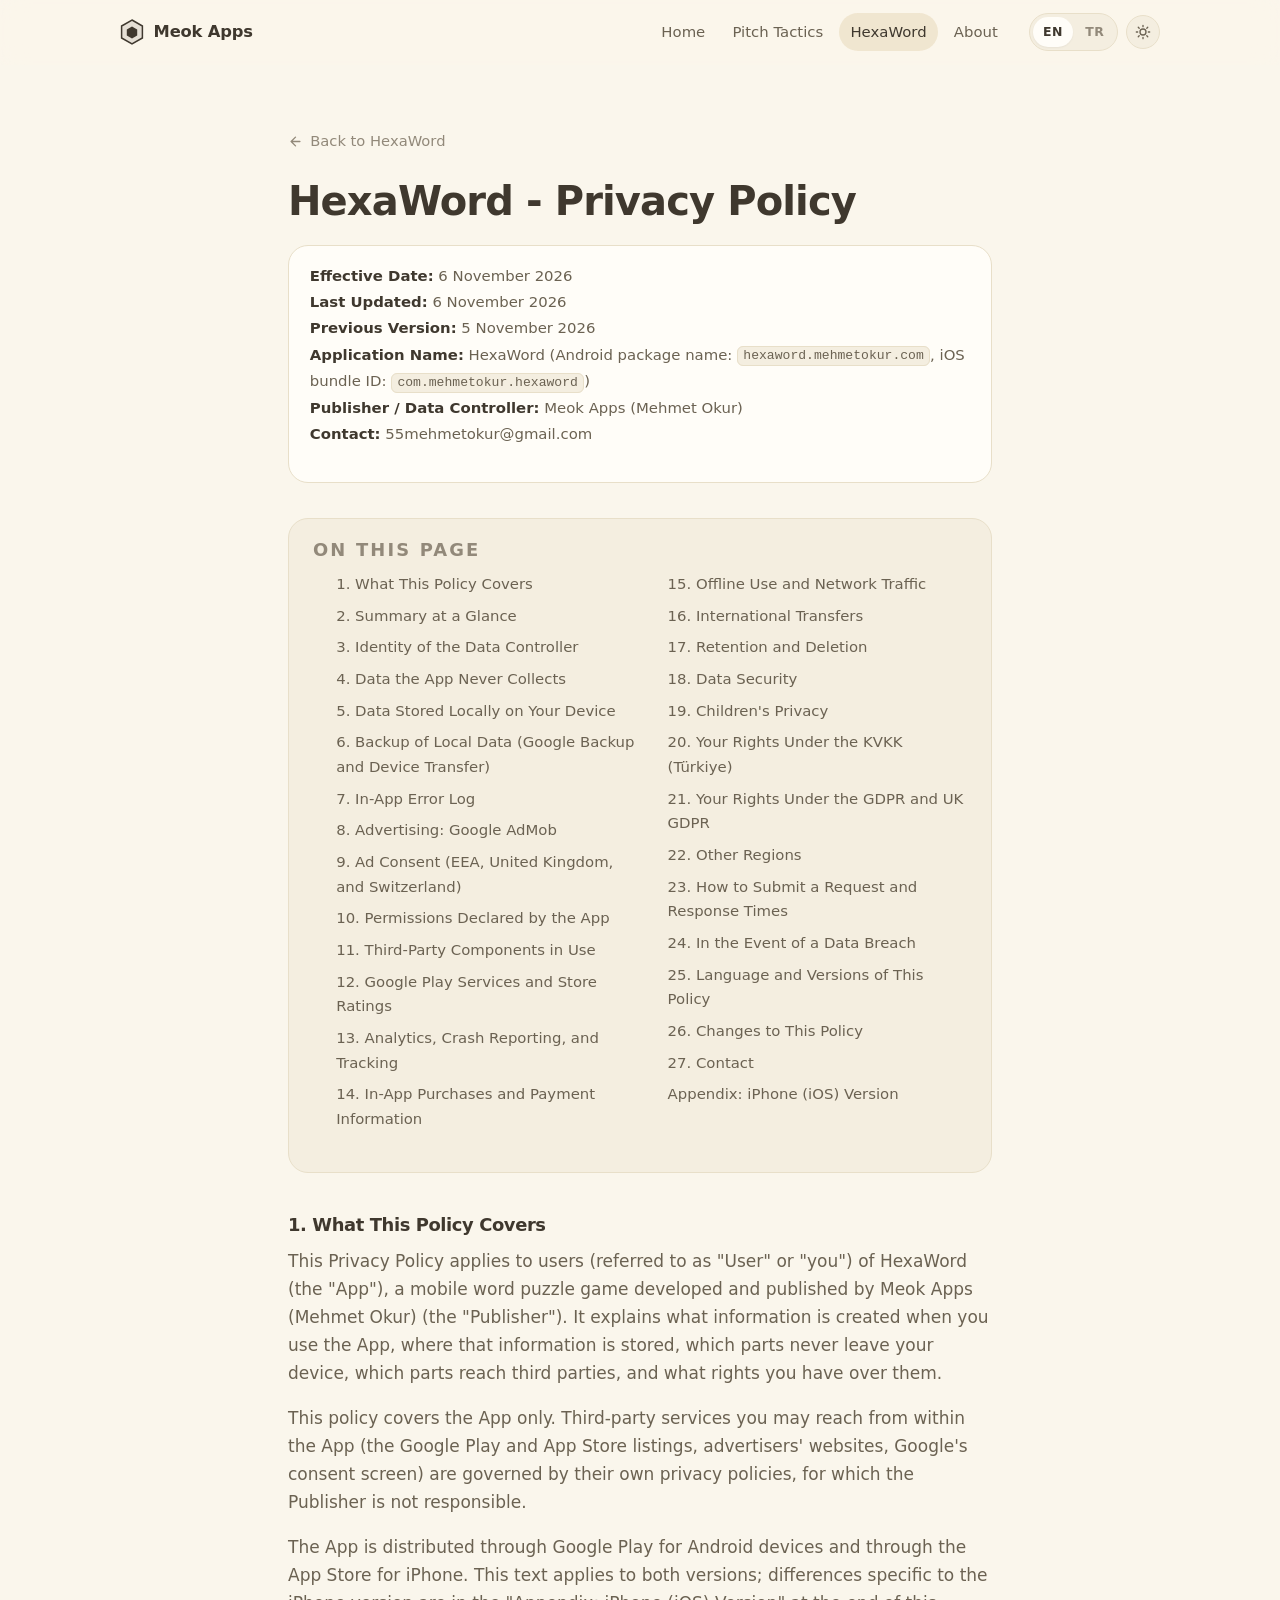
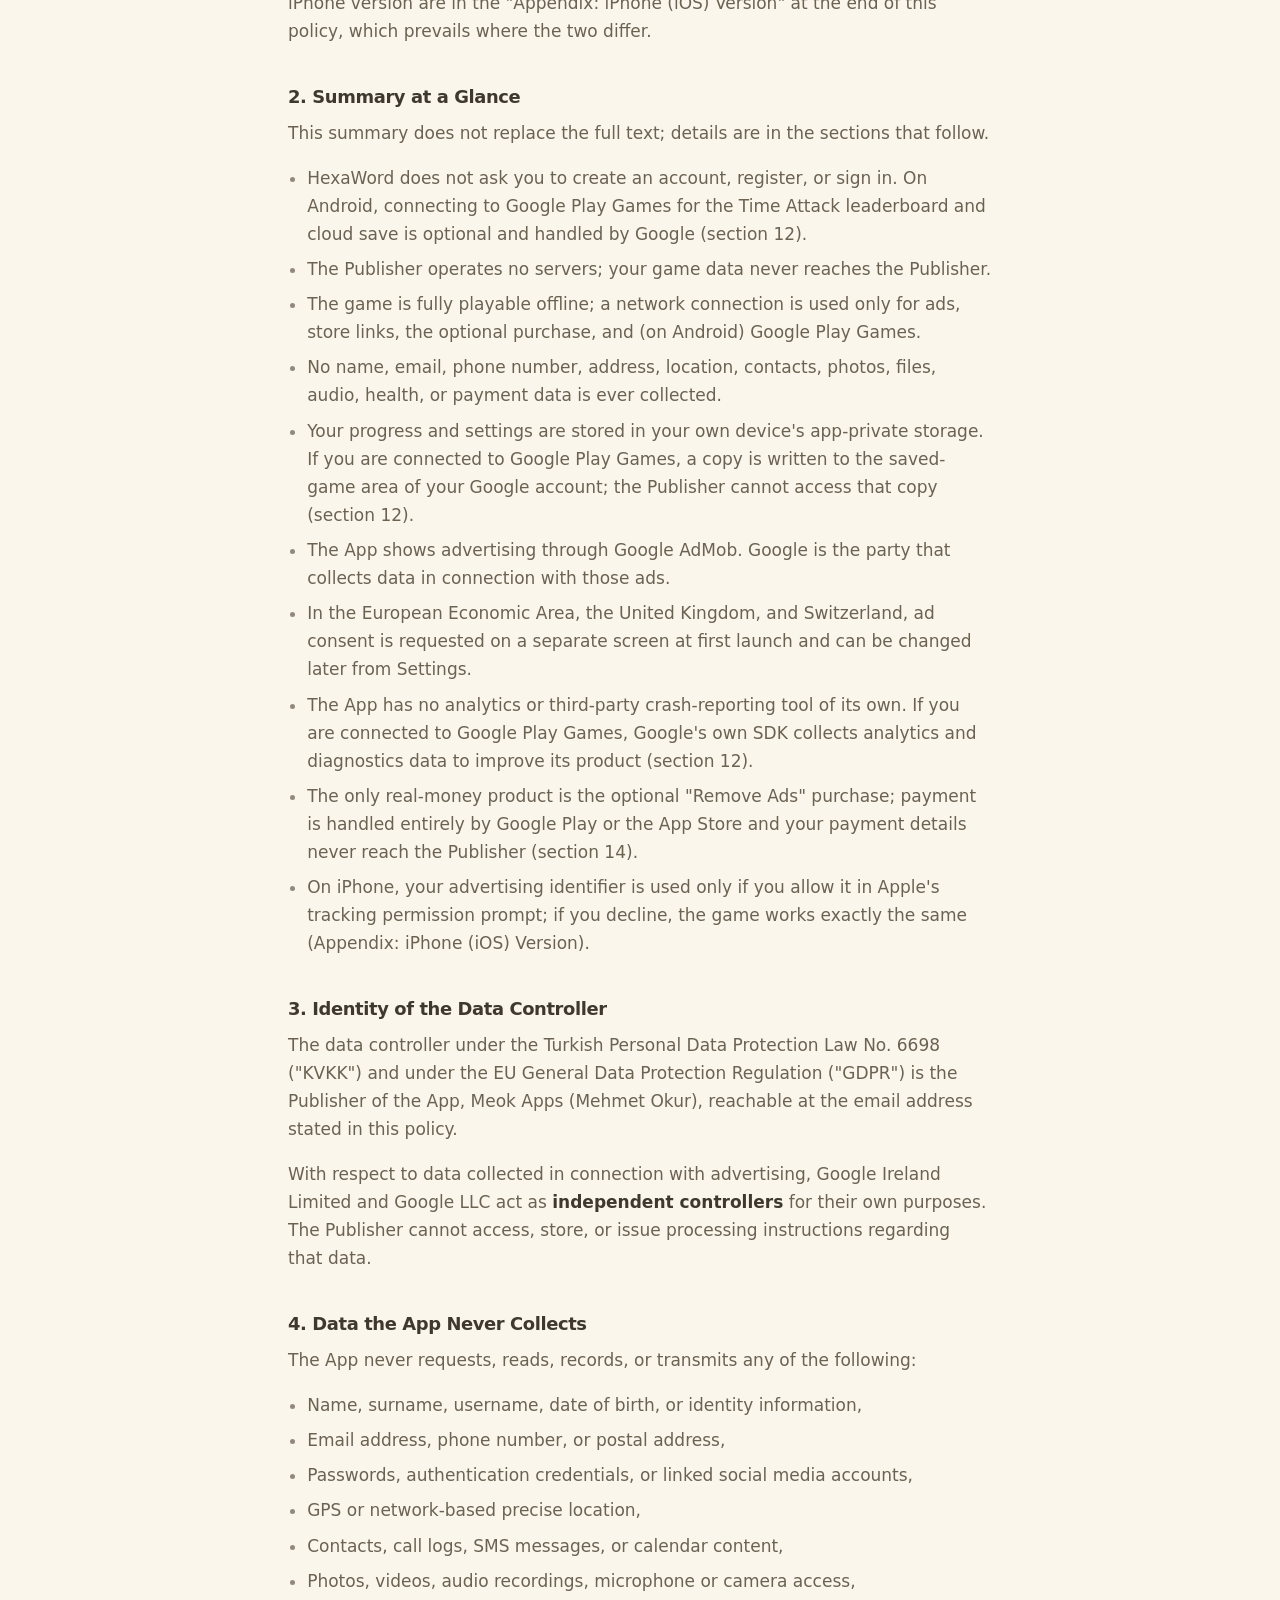
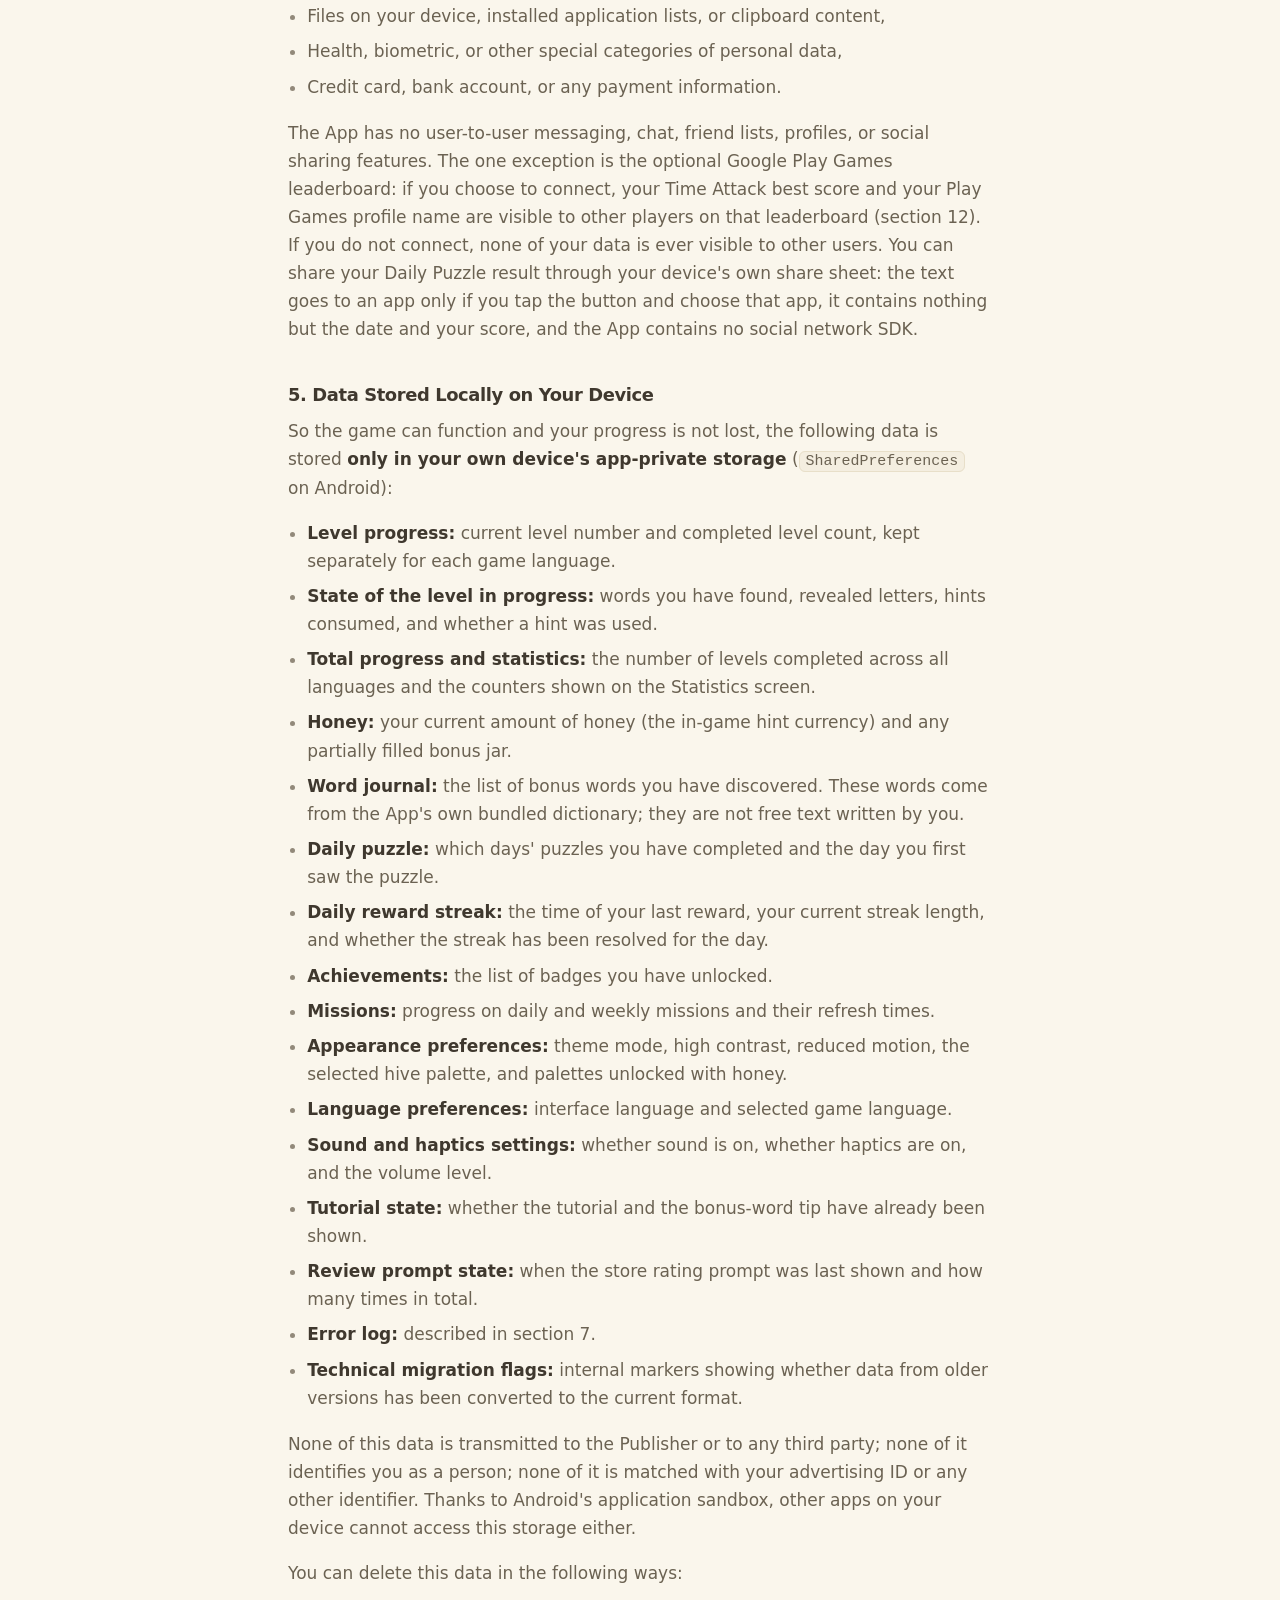
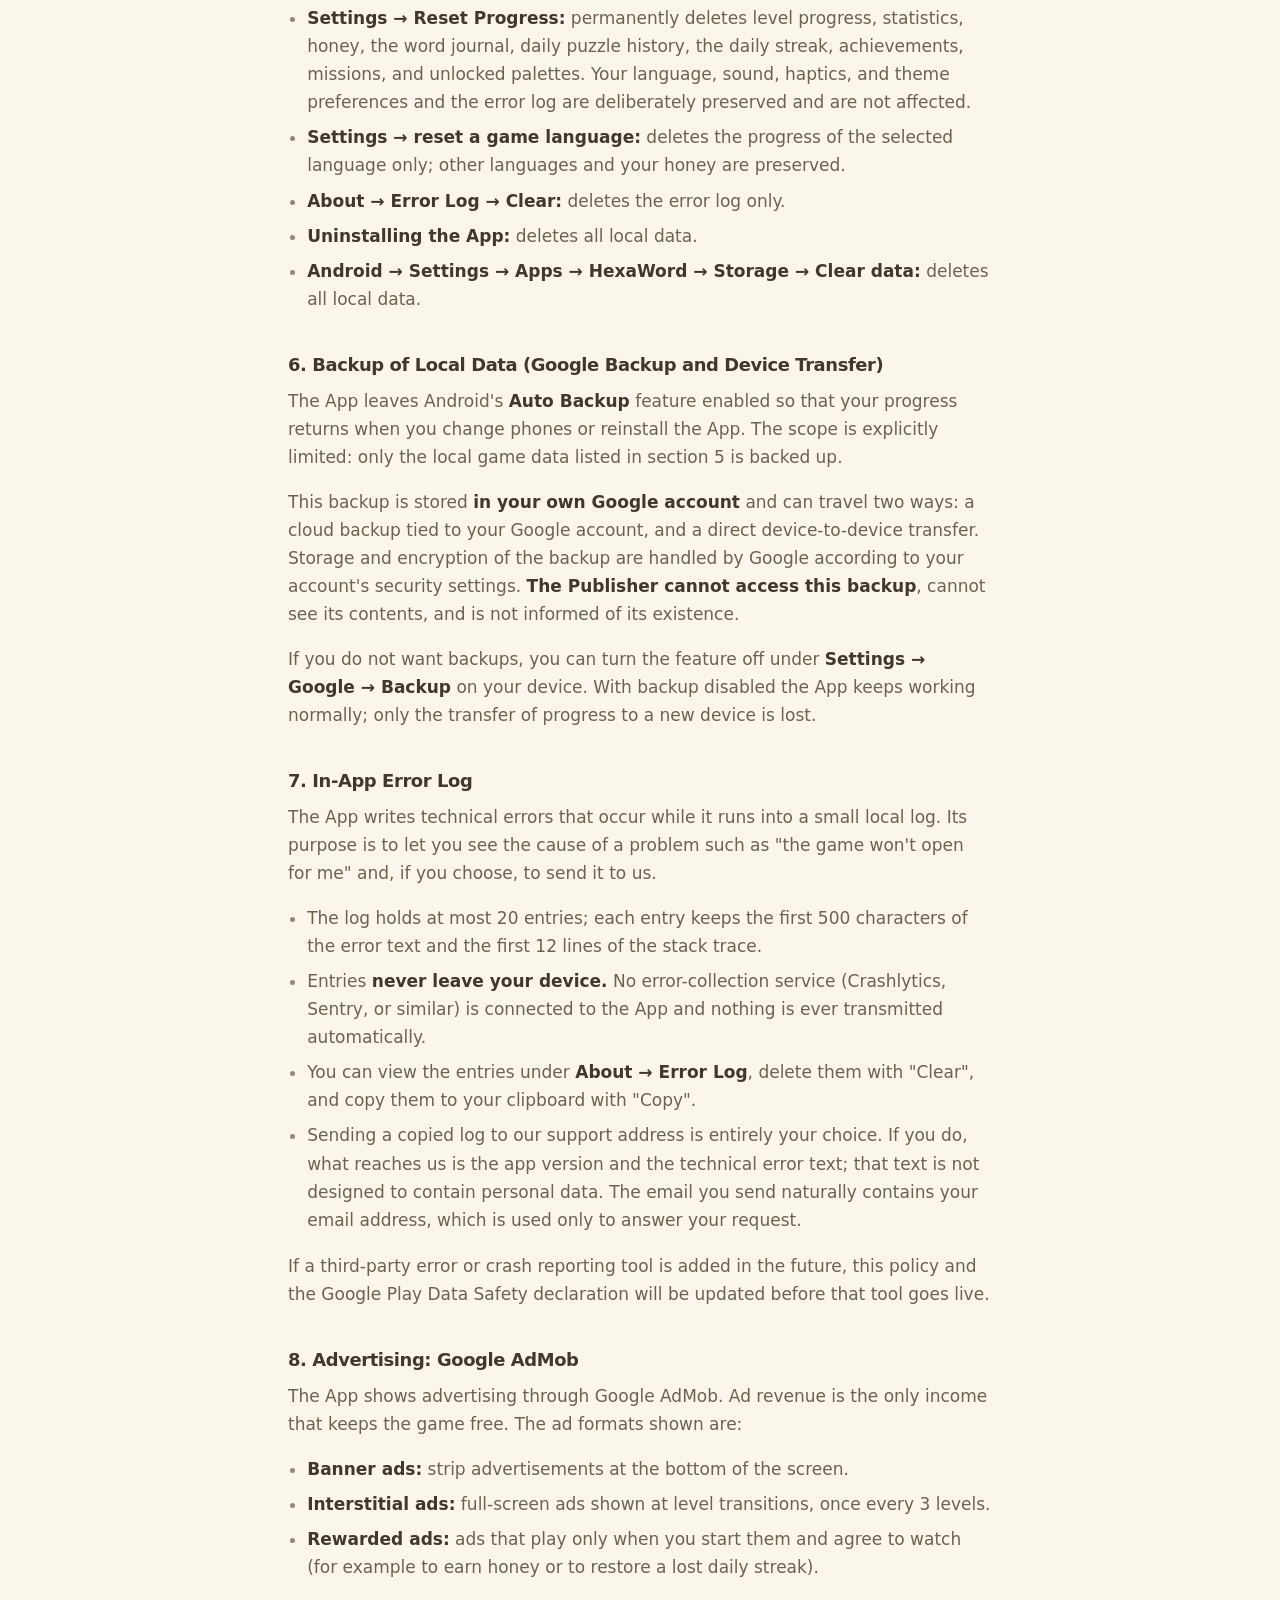
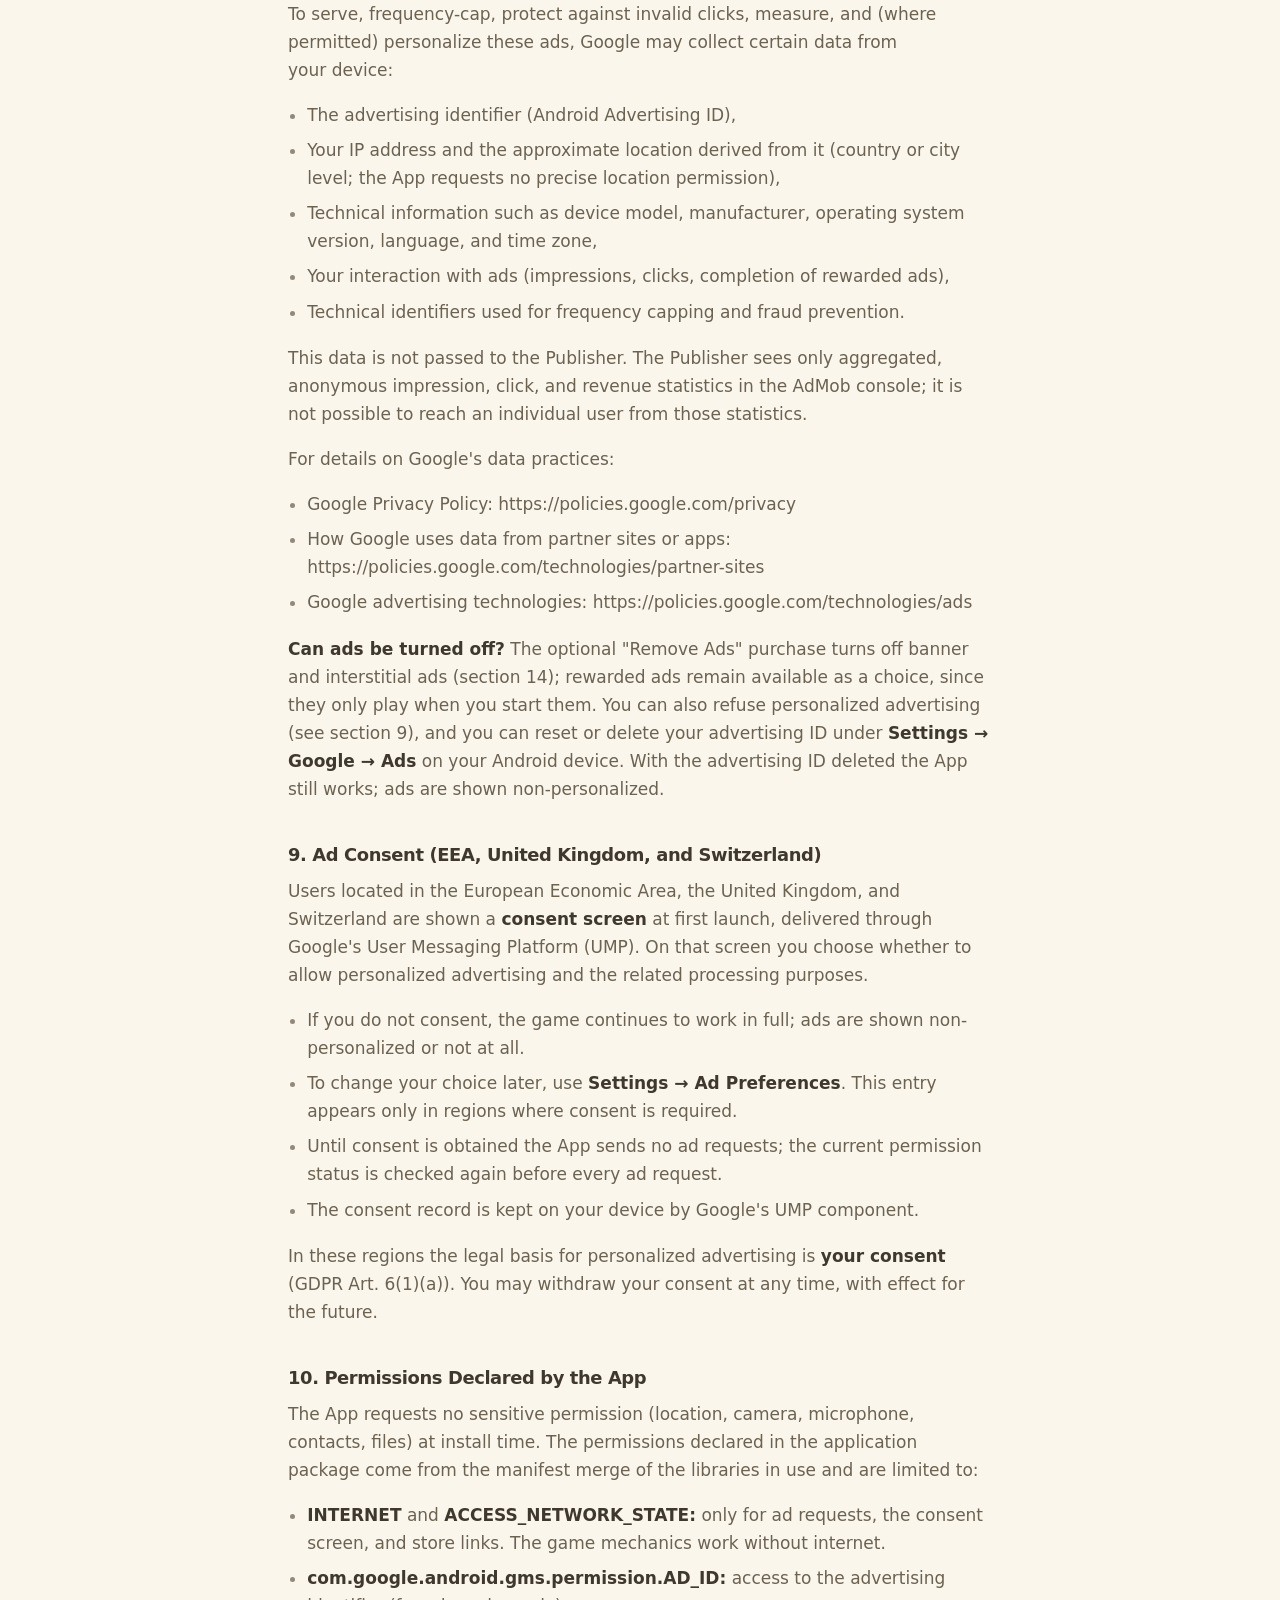
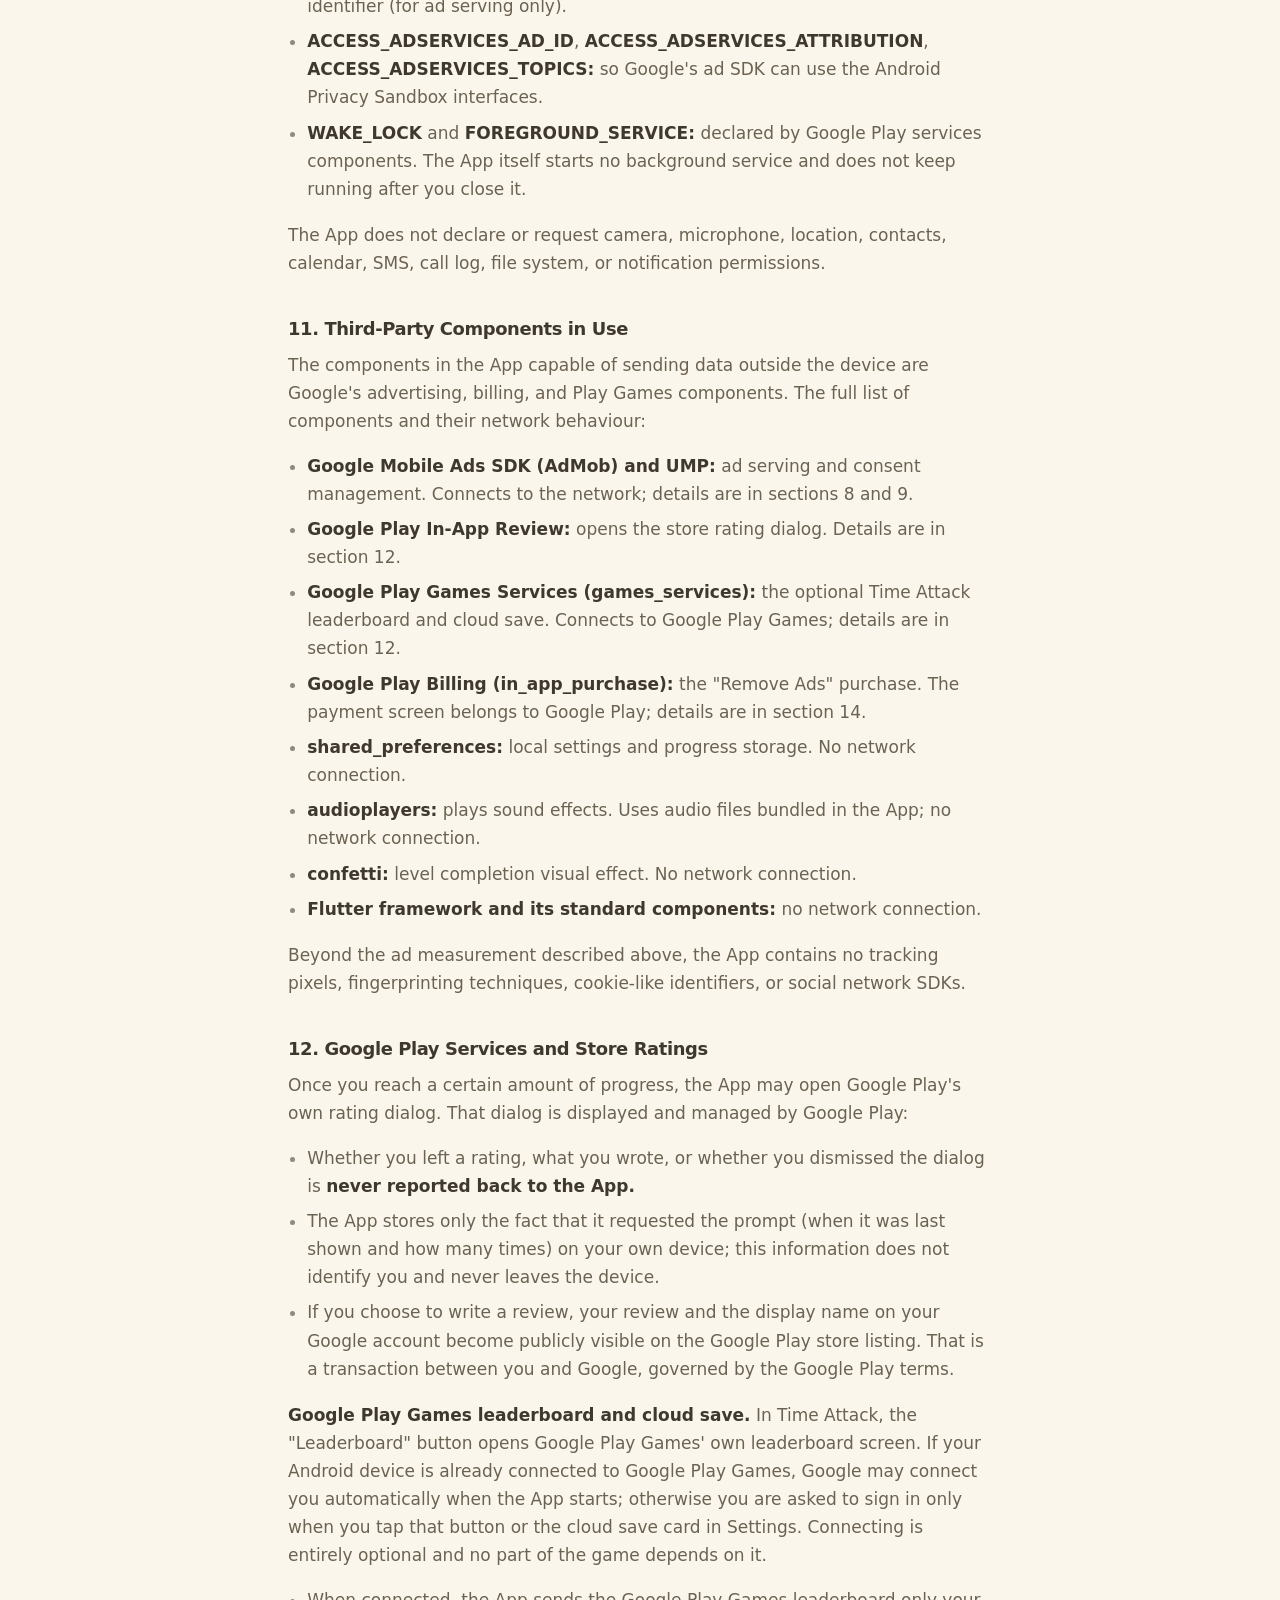
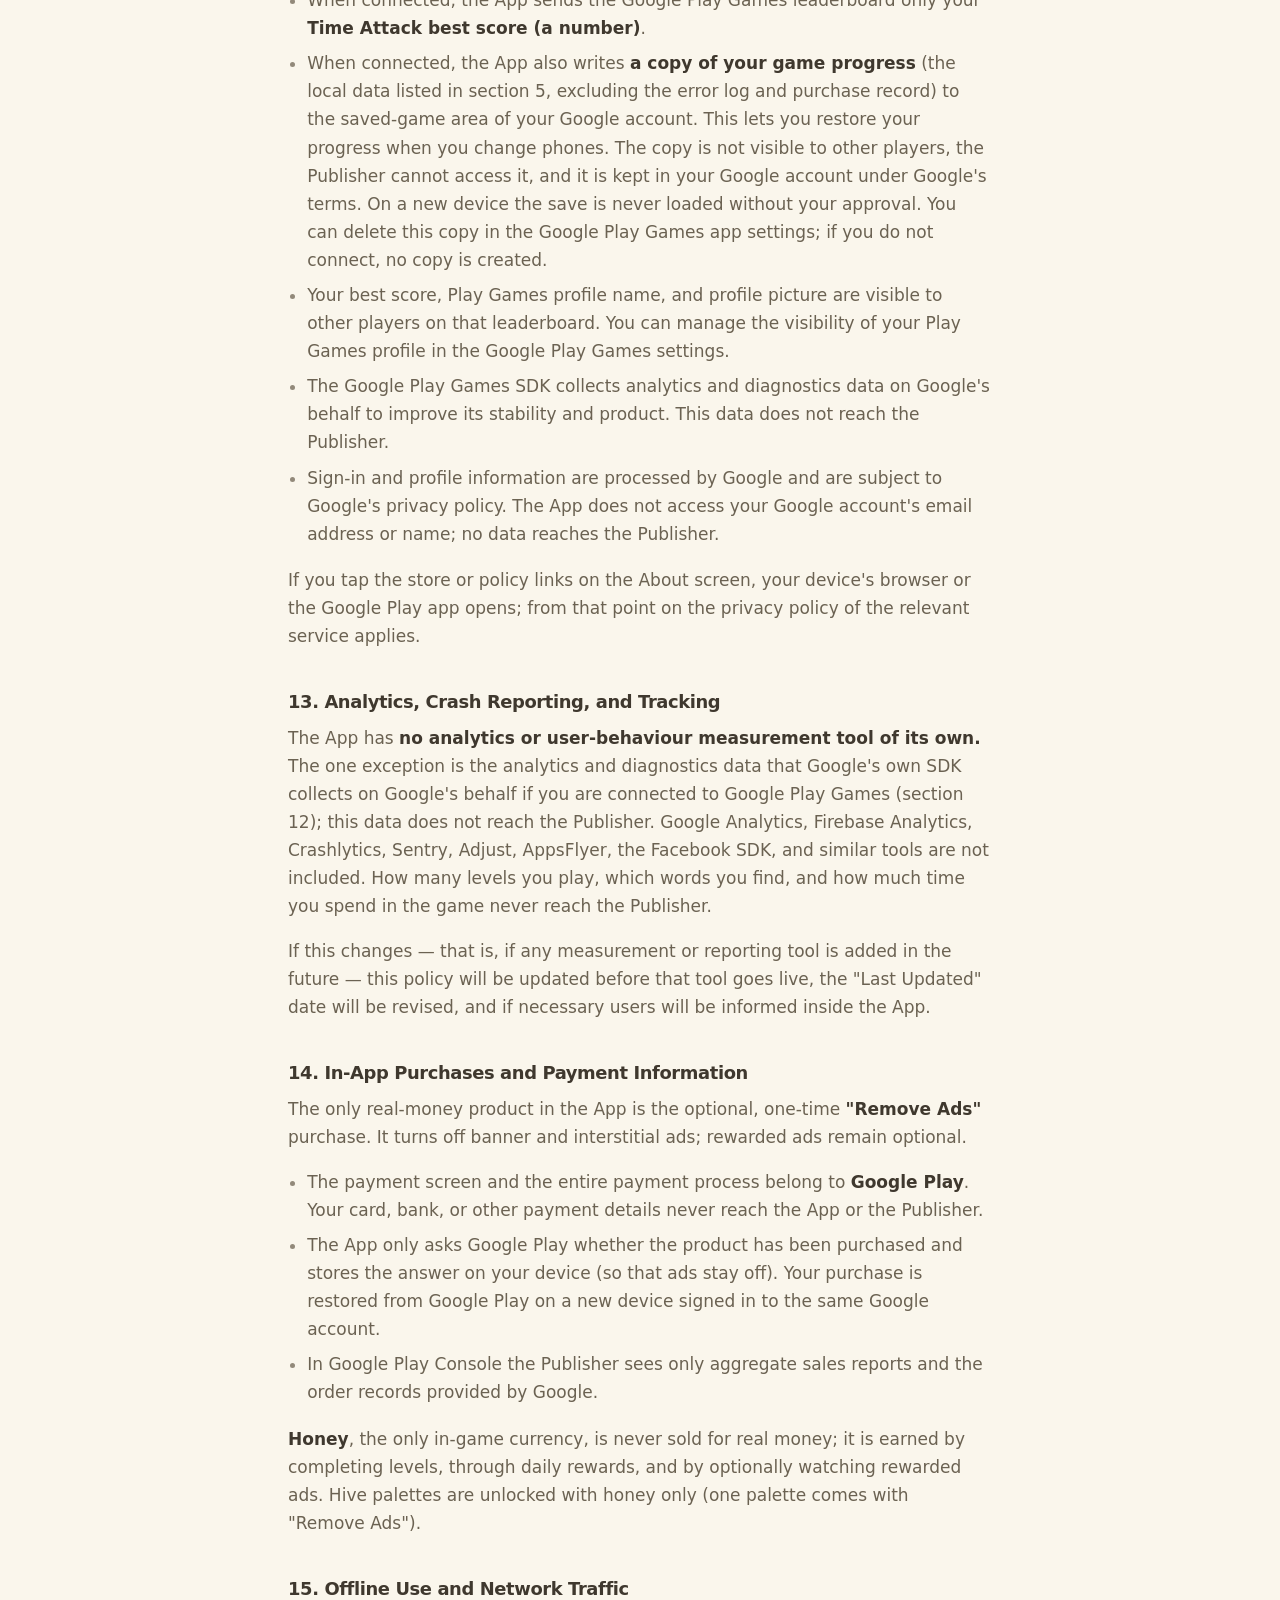
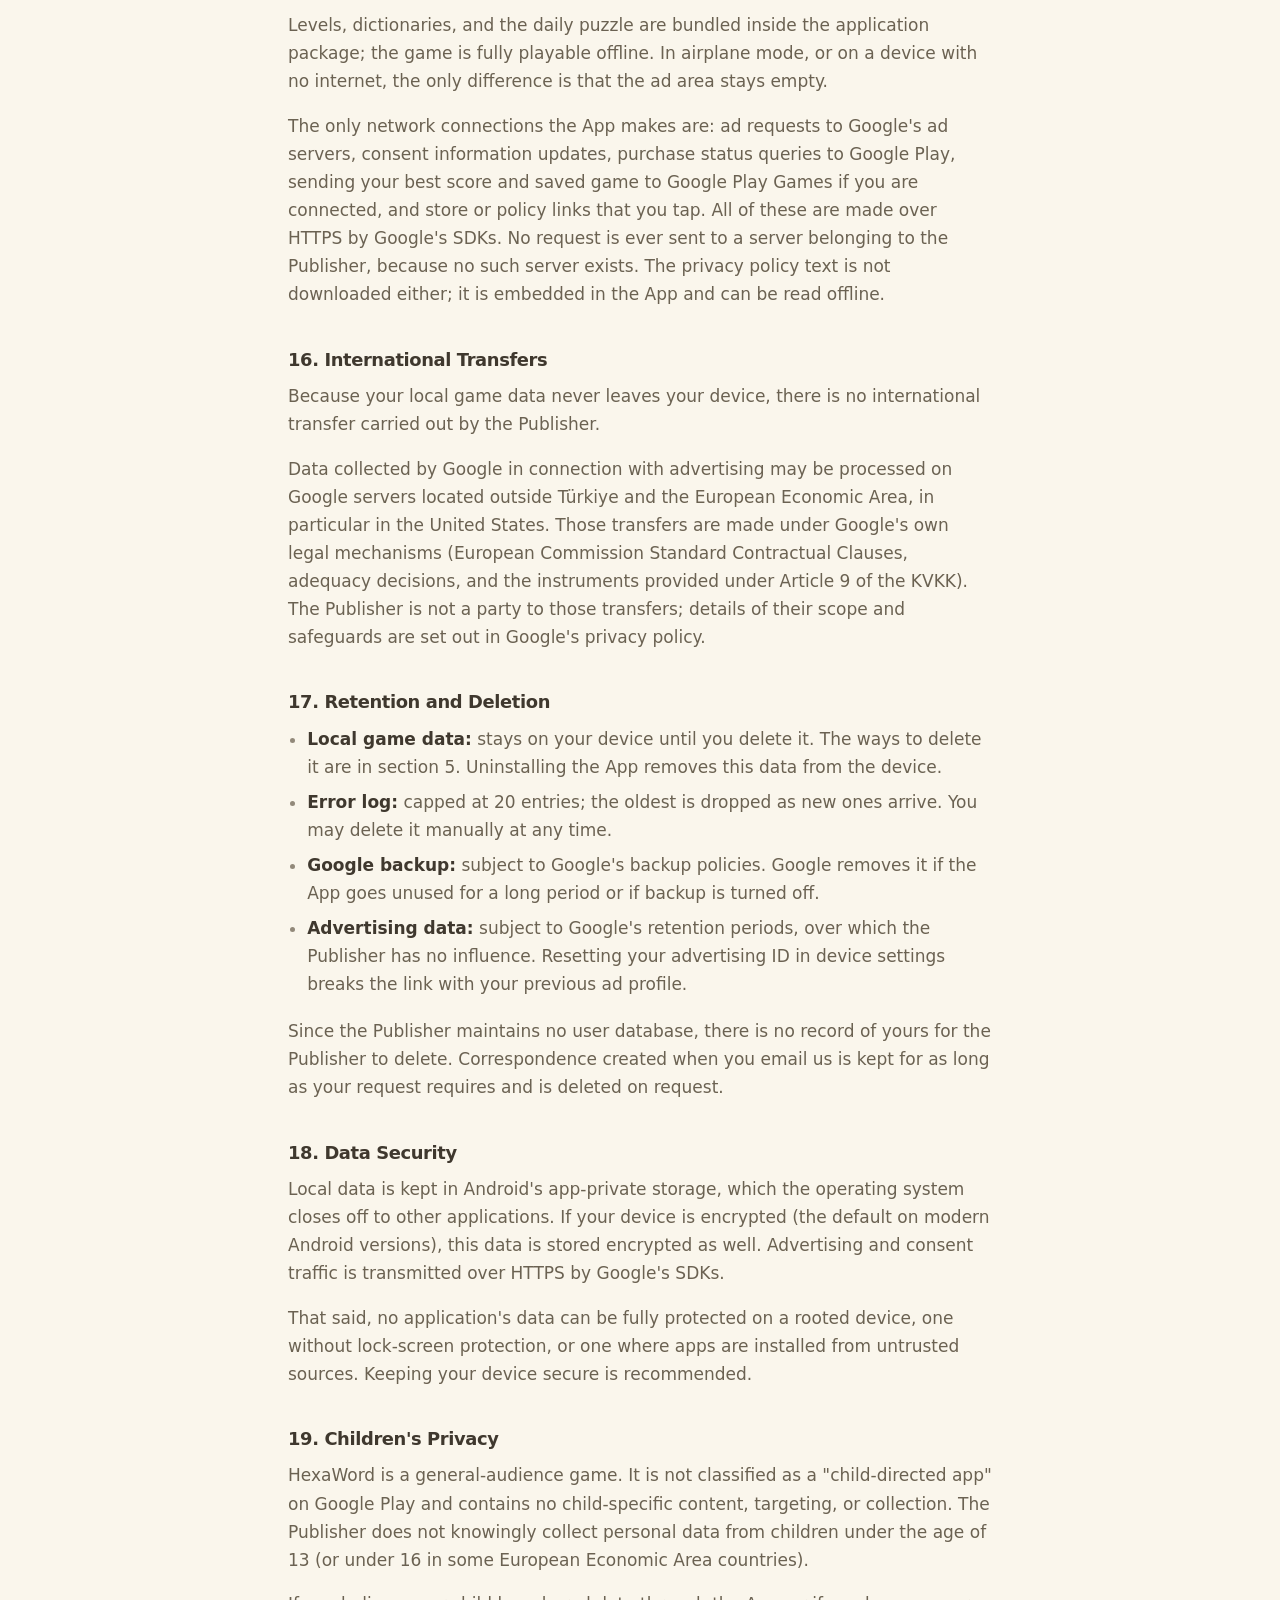
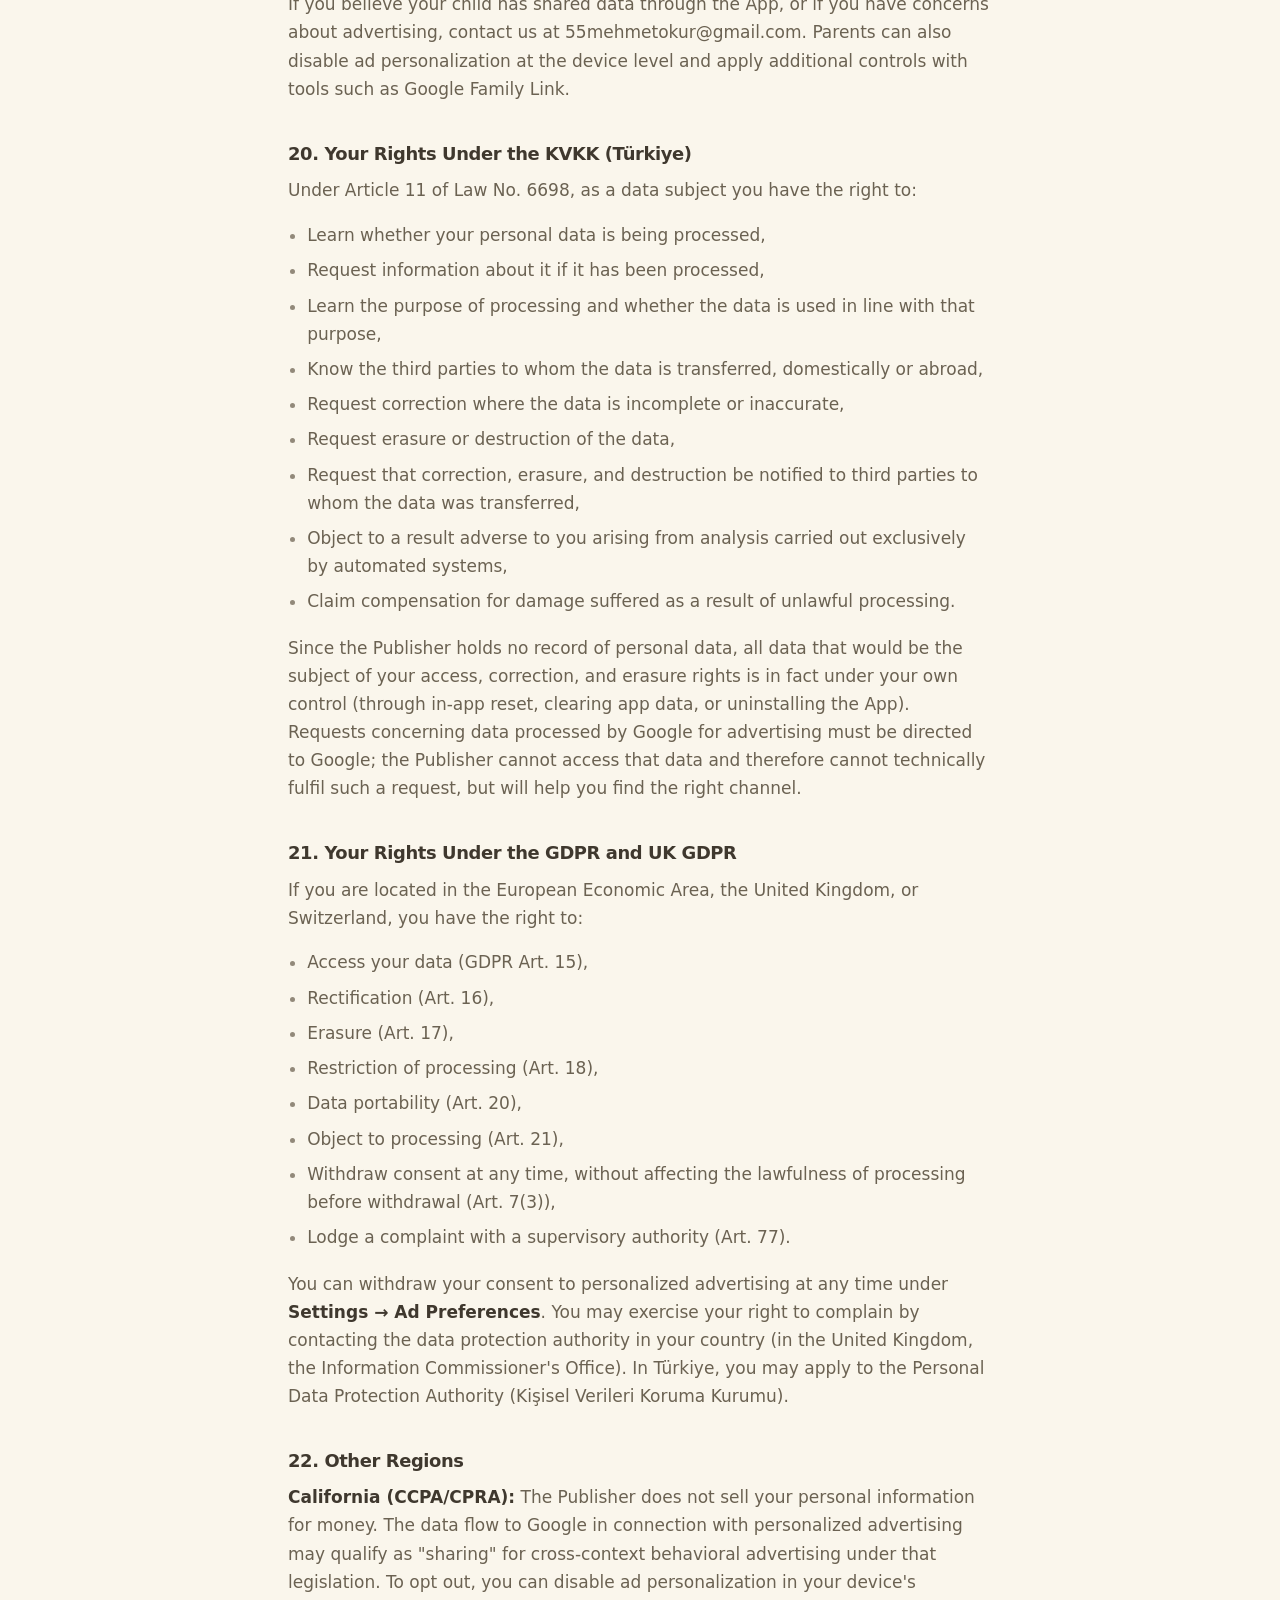
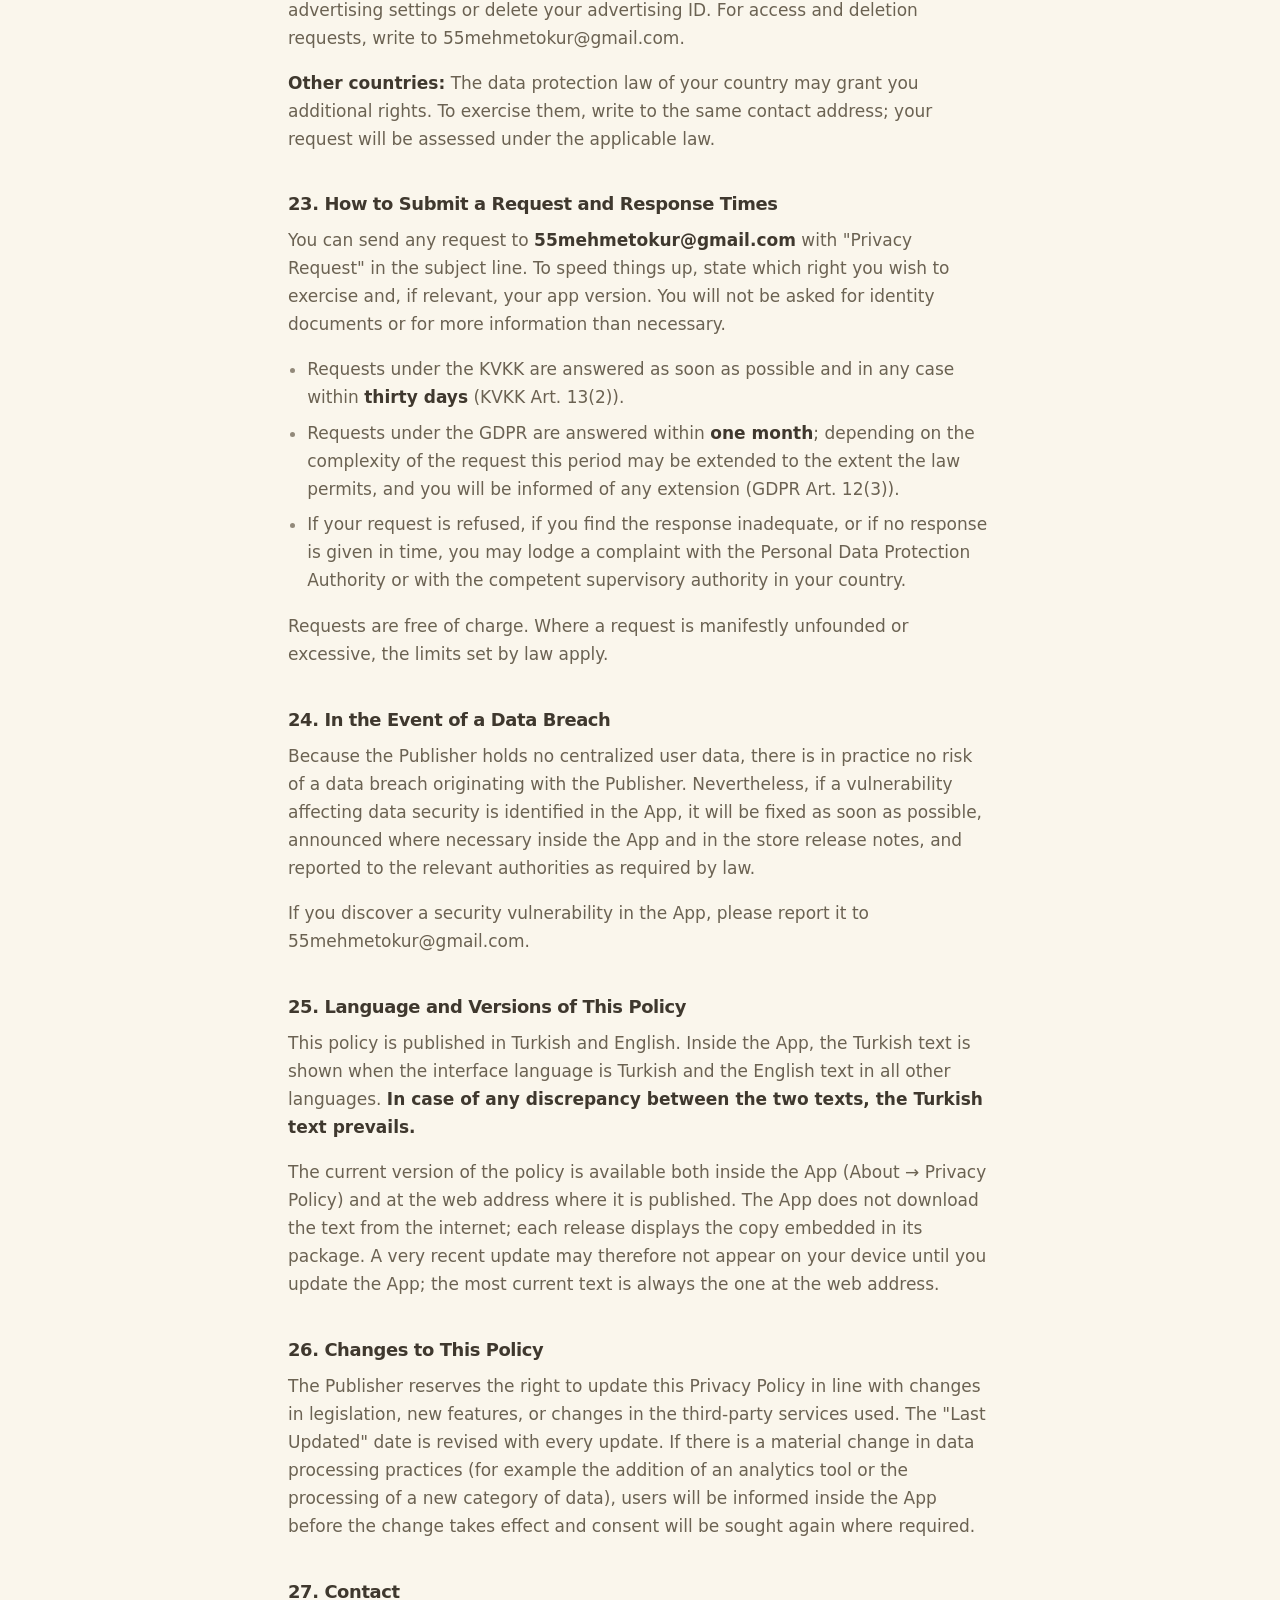
<file: hexaword/privacy/index.html>
<!DOCTYPE html>
<html lang="en" data-lang="en">

<head>
    <meta charset="utf-8">
    <meta name="viewport" content="width=device-width, initial-scale=1">
    <title>HexaWord Privacy Policy | Meok Apps</title>
    <meta name="description" content="The privacy policy for HexaWord: what the game stores on your device, what Google AdMob receives, and your rights under the KVKK and the GDPR.">
    <meta name="theme-color" content="#F6E3BE">
    <meta name="robots" content="index, follow">
    <link rel="canonical" href="https://simsek00.github.io/hexaword/privacy/">

    <meta property="og:type" content="article">
    <meta property="og:site_name" content="Meok Apps">
    <meta property="og:title" content="HexaWord Privacy Policy | Meok Apps">
    <meta property="og:description" content="The privacy policy for HexaWord: what the game stores on your device, what Google AdMob receives, and your rights under the KVKK and the GDPR.">
    <meta property="og:url" content="https://simsek00.github.io/hexaword/privacy/">

    <link rel="icon" href="data:image/svg+xml,%3Csvg xmlns='http://www.w3.org/2000/svg' viewBox='0 0 32 32'%3E%3Cpath d='M16 1.5 L28.5 8.75 V23.25 L16 30.5 L3.5 23.25 V8.75 Z' fill='%23E2B15B' stroke='%23B98F3E' stroke-width='1.5'/%3E%3Ctext x='16' y='22.5' text-anchor='middle' font-family='system-ui,sans-serif' font-size='16' font-weight='700' fill='%234A4238'%3EH%3C/text%3E%3C/svg%3E">

    <link rel="stylesheet" href="/assets/site.css">

    <script>
        (function () {
            var r = document.documentElement, lang = null, theme = null;
            try { lang = localStorage.getItem('meok-lang'); theme = localStorage.getItem('meok-theme'); } catch (e) { }
            if (lang !== 'tr' && lang !== 'en') {
                lang = (navigator.language || 'en').toLowerCase().indexOf('tr') === 0 ? 'tr' : 'en';
            }
            r.setAttribute('data-lang', lang);
            r.setAttribute('lang', lang);
            if (theme === 'dark' || theme === 'light') r.setAttribute('data-theme', theme);
        })();
    </script>

    <style>
        /* HexaWord's warm ground, the same one its game page uses. */
        body.t-hex {
            --bg: #FAF6EC;
            --bg-2: #F3ECDB;
            --surface: #FFFDF8;
            --surface-2: #F4EEE0;
            --ink: #3F382E;
            --ink-2: #6B6252;
            --ink-3: #92897A;
            --line: #E8DFC9;
            --line-strong: #D9CDB0;
        }

        @media (prefers-color-scheme: dark) {
            :root:not([data-theme="light"]) body.t-hex {
                --bg: #17130D;
                --bg-2: #1D1811;
                --surface: #221C14;
                --surface-2: #2B241A;
                --ink: #F2EBDA;
                --ink-2: #BEB29A;
                --ink-3: #948977;
                --line: #322A1E;
                --line-strong: #443A2A;
            }
        }

        :root[data-theme="dark"] body.t-hex {
            --bg: #17130D;
            --bg-2: #1D1811;
            --surface: #221C14;
            --surface-2: #2B241A;
            --ink: #F2EBDA;
            --ink-2: #BEB29A;
            --ink-3: #948977;
            --line: #322A1E;
            --line-strong: #443A2A;
        }
    </style>
</head>

<body class="t-hex">

    <a class="skip-link" href="#main">
        <span lang="en">Skip to content</span>
        <span lang="tr">İçeriğe geç</span>
    </a>

    <header class="site-header">
        <div class="wrap">
            <a class="brand" href="/" aria-label="Meok Apps">
                <svg width="24" height="26" viewBox="0 0 24 26" aria-hidden="true">
                    <path d="M12 1 L22.4 7 V19 L12 25 L1.6 19 V7 Z" fill="currentColor" opacity=".12" />
                    <path d="M12 1 L22.4 7 V19 L12 25 L1.6 19 V7 Z" fill="none" stroke="currentColor"
                        stroke-width="1.5" />
                    <path d="M12 7.6 L17.2 10.6 V16.6 L12 19.6 L6.8 16.6 V10.6 Z" fill="currentColor" />
                </svg>
                Meok Apps
            </a>

            <nav class="nav" aria-label="Main">
                <a href="/">
                    <span lang="en">Home</span><span lang="tr">Ana sayfa</span>
                </a>
                <a href="/pitch-tactics/">Pitch Tactics</a>
                <a href="/hexaword/" aria-current="page">HexaWord</a>
                <a href="/about/">
                    <span lang="en">About</span><span lang="tr">Hakkımda</span>
                </a>
            </nav>

            <div class="controls">
                <div class="switch" role="group" aria-label="Language / Dil">
                    <button type="button" data-set-lang="en" aria-pressed="true">EN</button>
                    <button type="button" data-set-lang="tr" aria-pressed="false">TR</button>
                </div>
                <button type="button" class="icon-btn" data-toggle-theme aria-label="Switch theme">
                    <svg class="icon-sun" width="16" height="16" viewBox="0 0 24 24" fill="none"
                        stroke="currentColor" stroke-width="2" stroke-linecap="round" aria-hidden="true">
                        <circle cx="12" cy="12" r="4.5" />
                        <path d="M12 2v2M12 20v2M2 12h2M20 12h2M4.9 4.9l1.4 1.4M17.7 17.7l1.4 1.4M19.1 4.9l-1.4 1.4M6.3 17.7l-1.4 1.4" />
                    </svg>
                    <svg class="icon-moon" width="16" height="16" viewBox="0 0 24 24" fill="none"
                        stroke="currentColor" stroke-width="2" stroke-linecap="round" stroke-linejoin="round"
                        aria-hidden="true">
                        <path d="M20.5 14.5A8.5 8.5 0 0 1 9.5 3.5a8.5 8.5 0 1 0 11 11Z" />
                    </svg>
                </button>
            </div>
        </div>
    </header>

    <main id="main">
        <section class="legal-page">
            <div class="wrap">
<div lang="en" class="legal">
<a class="back-link" href="/hexaword/"><svg width="15" height="15" viewBox="0 0 24 24" fill="none" stroke="currentColor" stroke-width="2.2" stroke-linecap="round" stroke-linejoin="round" aria-hidden="true"><path d="M19 12H5M12 19l-7-7 7-7"/></svg>Back to HexaWord</a>
<h1>HexaWord - Privacy Policy</h1>
<div class="legal-meta"><p class="rows"><strong>Effective Date:</strong> 6 November 2026<br><strong>Last Updated:</strong> 6 November 2026<br><strong>Previous Version:</strong> 5 November 2026<br><strong>Application Name:</strong> HexaWord (Android package name: <code>hexaword.mehmetokur.com</code>, iOS bundle ID: <code>com.mehmetokur.hexaword</code>)<br><strong>Publisher / Data Controller:</strong> Meok Apps (Mehmet Okur)<br><strong>Contact:</strong> 55mehmetokur@gmail.com</p></div>
<nav class="toc" aria-label="On this page"><h2>On this page</h2><ol><li><a href="#s1-en">1. What This Policy Covers</a></li><li><a href="#s2-en">2. Summary at a Glance</a></li><li><a href="#s3-en">3. Identity of the Data Controller</a></li><li><a href="#s4-en">4. Data the App Never Collects</a></li><li><a href="#s5-en">5. Data Stored Locally on Your Device</a></li><li><a href="#s6-en">6. Backup of Local Data (Google Backup and Device Transfer)</a></li><li><a href="#s7-en">7. In-App Error Log</a></li><li><a href="#s8-en">8. Advertising: Google AdMob</a></li><li><a href="#s9-en">9. Ad Consent (EEA, United Kingdom, and Switzerland)</a></li><li><a href="#s10-en">10. Permissions Declared by the App</a></li><li><a href="#s11-en">11. Third-Party Components in Use</a></li><li><a href="#s12-en">12. Google Play Services and Store Ratings</a></li><li><a href="#s13-en">13. Analytics, Crash Reporting, and Tracking</a></li><li><a href="#s14-en">14. In-App Purchases and Payment Information</a></li><li><a href="#s15-en">15. Offline Use and Network Traffic</a></li><li><a href="#s16-en">16. International Transfers</a></li><li><a href="#s17-en">17. Retention and Deletion</a></li><li><a href="#s18-en">18. Data Security</a></li><li><a href="#s19-en">19. Children's Privacy</a></li><li><a href="#s20-en">20. Your Rights Under the KVKK (Türkiye)</a></li><li><a href="#s21-en">21. Your Rights Under the GDPR and UK GDPR</a></li><li><a href="#s22-en">22. Other Regions</a></li><li><a href="#s23-en">23. How to Submit a Request and Response Times</a></li><li><a href="#s24-en">24. In the Event of a Data Breach</a></li><li><a href="#s25-en">25. Language and Versions of This Policy</a></li><li><a href="#s26-en">26. Changes to This Policy</a></li><li><a href="#s27-en">27. Contact</a></li><li><a href="#appendix-iphone-ios-version-en">Appendix: iPhone (iOS) Version</a></li></ol></nav>
<h2 id="s1-en">1. What This Policy Covers</h2><p>This Privacy Policy applies to users (referred to as "User" or "you") of HexaWord (the "App"), a mobile word puzzle game developed and published by Meok Apps (Mehmet Okur) (the "Publisher"). It explains what information is created when you use the App, where that information is stored, which parts never leave your device, which parts reach third parties, and what rights you have over them.</p><p>This policy covers the App only. Third-party services you may reach from within the App (the Google Play and App Store listings, advertisers' websites, Google's consent screen) are governed by their own privacy policies, for which the Publisher is not responsible.</p><p>The App is distributed through Google Play for Android devices and through the App Store for iPhone. This text applies to both versions; differences specific to the iPhone version are in the "Appendix: iPhone (iOS) Version" at the end of this policy, which prevails where the two differ.</p>
<h2 id="s2-en">2. Summary at a Glance</h2><p>This summary does not replace the full text; details are in the sections that follow.</p><ul><li>HexaWord does not ask you to create an account, register, or sign in. On Android, connecting to Google Play Games for the Time Attack leaderboard and cloud save is optional and handled by Google (section 12).</li><li>The Publisher operates no servers; your game data never reaches the Publisher.</li><li>The game is fully playable offline; a network connection is used only for ads, store links, the optional purchase, and (on Android) Google Play Games.</li><li>No name, email, phone number, address, location, contacts, photos, files, audio, health, or payment data is ever collected.</li><li>Your progress and settings are stored in your own device's app-private storage. If you are connected to Google Play Games, a copy is written to the saved-game area of your Google account; the Publisher cannot access that copy (section 12).</li><li>The App shows advertising through Google AdMob. Google is the party that collects data in connection with those ads.</li><li>In the European Economic Area, the United Kingdom, and Switzerland, ad consent is requested on a separate screen at first launch and can be changed later from Settings.</li><li>The App has no analytics or third-party crash-reporting tool of its own. If you are connected to Google Play Games, Google's own SDK collects analytics and diagnostics data to improve its product (section 12).</li><li>The only real-money product is the optional "Remove Ads" purchase; payment is handled entirely by Google Play or the App Store and your payment details never reach the Publisher (section 14).</li><li>On iPhone, your advertising identifier is used only if you allow it in Apple's tracking permission prompt; if you decline, the game works exactly the same (Appendix: iPhone (iOS) Version).</li></ul>
<h2 id="s3-en">3. Identity of the Data Controller</h2><p>The data controller under the Turkish Personal Data Protection Law No. 6698 ("KVKK") and under the EU General Data Protection Regulation ("GDPR") is the Publisher of the App, Meok Apps (Mehmet Okur), reachable at the email address stated in this policy.</p><p>With respect to data collected in connection with advertising, Google Ireland Limited and Google LLC act as <strong>independent controllers</strong> for their own purposes. The Publisher cannot access, store, or issue processing instructions regarding that data.</p>
<h2 id="s4-en">4. Data the App Never Collects</h2><p>The App never requests, reads, records, or transmits any of the following:</p><ul><li>Name, surname, username, date of birth, or identity information,</li><li>Email address, phone number, or postal address,</li><li>Passwords, authentication credentials, or linked social media accounts,</li><li>GPS or network-based precise location,</li><li>Contacts, call logs, SMS messages, or calendar content,</li><li>Photos, videos, audio recordings, microphone or camera access,</li><li>Files on your device, installed application lists, or clipboard content,</li><li>Health, biometric, or other special categories of personal data,</li><li>Credit card, bank account, or any payment information.</li></ul><p>The App has no user-to-user messaging, chat, friend lists, profiles, or social sharing features. The one exception is the optional Google Play Games leaderboard: if you choose to connect, your Time Attack best score and your Play Games profile name are visible to other players on that leaderboard (section 12). If you do not connect, none of your data is ever visible to other users. You can share your Daily Puzzle result through your device's own share sheet: the text goes to an app only if you tap the button and choose that app, it contains nothing but the date and your score, and the App contains no social network SDK.</p>
<h2 id="s5-en">5. Data Stored Locally on Your Device</h2><p>So the game can function and your progress is not lost, the following data is stored <strong>only in your own device's app-private storage</strong> (<code>SharedPreferences</code> on Android):</p><ul><li><strong>Level progress:</strong> current level number and completed level count, kept separately for each game language.</li><li><strong>State of the level in progress:</strong> words you have found, revealed letters, hints consumed, and whether a hint was used.</li><li><strong>Total progress and statistics:</strong> the number of levels completed across all languages and the counters shown on the Statistics screen.</li><li><strong>Honey:</strong> your current amount of honey (the in-game hint currency) and any partially filled bonus jar.</li><li><strong>Word journal:</strong> the list of bonus words you have discovered. These words come from the App's own bundled dictionary; they are not free text written by you.</li><li><strong>Daily puzzle:</strong> which days' puzzles you have completed and the day you first saw the puzzle.</li><li><strong>Daily reward streak:</strong> the time of your last reward, your current streak length, and whether the streak has been resolved for the day.</li><li><strong>Achievements:</strong> the list of badges you have unlocked.</li><li><strong>Missions:</strong> progress on daily and weekly missions and their refresh times.</li><li><strong>Appearance preferences:</strong> theme mode, high contrast, reduced motion, the selected hive palette, and palettes unlocked with honey.</li><li><strong>Language preferences:</strong> interface language and selected game language.</li><li><strong>Sound and haptics settings:</strong> whether sound is on, whether haptics are on, and the volume level.</li><li><strong>Tutorial state:</strong> whether the tutorial and the bonus-word tip have already been shown.</li><li><strong>Review prompt state:</strong> when the store rating prompt was last shown and how many times in total.</li><li><strong>Error log:</strong> described in section 7.</li><li><strong>Technical migration flags:</strong> internal markers showing whether data from older versions has been converted to the current format.</li></ul><p>None of this data is transmitted to the Publisher or to any third party; none of it identifies you as a person; none of it is matched with your advertising ID or any other identifier. Thanks to Android's application sandbox, other apps on your device cannot access this storage either.</p><p>You can delete this data in the following ways:</p><ul><li><strong>Settings → Reset Progress:</strong> permanently deletes level progress, statistics, honey, the word journal, daily puzzle history, the daily streak, achievements, missions, and unlocked palettes. Your language, sound, haptics, and theme preferences and the error log are deliberately preserved and are not affected.</li><li><strong>Settings → reset a game language:</strong> deletes the progress of the selected language only; other languages and your honey are preserved.</li><li><strong>About → Error Log → Clear:</strong> deletes the error log only.</li><li><strong>Uninstalling the App:</strong> deletes all local data.</li><li><strong>Android → Settings → Apps → HexaWord → Storage → Clear data:</strong> deletes all local data.</li></ul>
<h2 id="s6-en">6. Backup of Local Data (Google Backup and Device Transfer)</h2><p>The App leaves Android's <strong>Auto Backup</strong> feature enabled so that your progress returns when you change phones or reinstall the App. The scope is explicitly limited: only the local game data listed in section 5 is backed up.</p><p>This backup is stored <strong>in your own Google account</strong> and can travel two ways: a cloud backup tied to your Google account, and a direct device-to-device transfer. Storage and encryption of the backup are handled by Google according to your account's security settings. <strong>The Publisher cannot access this backup</strong>, cannot see its contents, and is not informed of its existence.</p><p>If you do not want backups, you can turn the feature off under <strong>Settings → Google → Backup</strong> on your device. With backup disabled the App keeps working normally; only the transfer of progress to a new device is lost.</p>
<h2 id="s7-en">7. In-App Error Log</h2><p>The App writes technical errors that occur while it runs into a small local log. Its purpose is to let you see the cause of a problem such as "the game won't open for me" and, if you choose, to send it to us.</p><ul><li>The log holds at most 20 entries; each entry keeps the first 500 characters of the error text and the first 12 lines of the stack trace.</li><li>Entries <strong>never leave your device.</strong> No error-collection service (Crashlytics, Sentry, or similar) is connected to the App and nothing is ever transmitted automatically.</li><li>You can view the entries under <strong>About → Error Log</strong>, delete them with "Clear", and copy them to your clipboard with "Copy".</li><li>Sending a copied log to our support address is entirely your choice. If you do, what reaches us is the app version and the technical error text; that text is not designed to contain personal data. The email you send naturally contains your email address, which is used only to answer your request.</li></ul><p>If a third-party error or crash reporting tool is added in the future, this policy and the Google Play Data Safety declaration will be updated before that tool goes live.</p>
<h2 id="s8-en">8. Advertising: Google AdMob</h2><p>The App shows advertising through Google AdMob. Ad revenue is the only income that keeps the game free. The ad formats shown are:</p><ul><li><strong>Banner ads:</strong> strip advertisements at the bottom of the screen.</li><li><strong>Interstitial ads:</strong> full-screen ads shown at level transitions, once every 3 levels.</li><li><strong>Rewarded ads:</strong> ads that play only when you start them and agree to watch (for example to earn honey or to restore a lost daily streak).</li></ul><p>To serve, frequency-cap, protect against invalid clicks, measure, and (where permitted) personalize these ads, Google may collect certain data from your device:</p><ul><li>The advertising identifier (Android Advertising ID),</li><li>Your IP address and the approximate location derived from it (country or city level; the App requests no precise location permission),</li><li>Technical information such as device model, manufacturer, operating system version, language, and time zone,</li><li>Your interaction with ads (impressions, clicks, completion of rewarded ads),</li><li>Technical identifiers used for frequency capping and fraud prevention.</li></ul><p>This data is not passed to the Publisher. The Publisher sees only aggregated, anonymous impression, click, and revenue statistics in the AdMob console; it is not possible to reach an individual user from those statistics.</p><p>For details on Google's data practices:</p><ul><li>Google Privacy Policy: https://policies.google.com/privacy</li><li>How Google uses data from partner sites or apps: https://policies.google.com/technologies/partner-sites</li><li>Google advertising technologies: https://policies.google.com/technologies/ads</li></ul><p><strong>Can ads be turned off?</strong> The optional "Remove Ads" purchase turns off banner and interstitial ads (section 14); rewarded ads remain available as a choice, since they only play when you start them. You can also refuse personalized advertising (see section 9), and you can reset or delete your advertising ID under <strong>Settings → Google → Ads</strong> on your Android device. With the advertising ID deleted the App still works; ads are shown non-personalized.</p>
<h2 id="s9-en">9. Ad Consent (EEA, United Kingdom, and Switzerland)</h2><p>Users located in the European Economic Area, the United Kingdom, and Switzerland are shown a <strong>consent screen</strong> at first launch, delivered through Google's User Messaging Platform (UMP). On that screen you choose whether to allow personalized advertising and the related processing purposes.</p><ul><li>If you do not consent, the game continues to work in full; ads are shown non-personalized or not at all.</li><li>To change your choice later, use <strong>Settings → Ad Preferences</strong>. This entry appears only in regions where consent is required.</li><li>Until consent is obtained the App sends no ad requests; the current permission status is checked again before every ad request.</li><li>The consent record is kept on your device by Google's UMP component.</li></ul><p>In these regions the legal basis for personalized advertising is <strong>your consent</strong> (GDPR Art. 6(1)(a)). You may withdraw your consent at any time, with effect for the future.</p>
<h2 id="s10-en">10. Permissions Declared by the App</h2><p>The App requests no sensitive permission (location, camera, microphone, contacts, files) at install time. The permissions declared in the application package come from the manifest merge of the libraries in use and are limited to:</p><ul><li><strong>INTERNET</strong> and <strong>ACCESS_NETWORK_STATE:</strong> only for ad requests, the consent screen, and store links. The game mechanics work without internet.</li><li><strong>com.google.android.gms.permission.AD_ID:</strong> access to the advertising identifier (for ad serving only).</li><li><strong>ACCESS_ADSERVICES_AD_ID</strong>, <strong>ACCESS_ADSERVICES_ATTRIBUTION</strong>, <strong>ACCESS_ADSERVICES_TOPICS:</strong> so Google's ad SDK can use the Android Privacy Sandbox interfaces.</li><li><strong>WAKE_LOCK</strong> and <strong>FOREGROUND_SERVICE:</strong> declared by Google Play services components. The App itself starts no background service and does not keep running after you close it.</li></ul><p>The App does not declare or request camera, microphone, location, contacts, calendar, SMS, call log, file system, or notification permissions.</p>
<h2 id="s11-en">11. Third-Party Components in Use</h2><p>The components in the App capable of sending data outside the device are Google's advertising, billing, and Play Games components. The full list of components and their network behaviour:</p><ul><li><strong>Google Mobile Ads SDK (AdMob) and UMP:</strong> ad serving and consent management. Connects to the network; details are in sections 8 and 9.</li><li><strong>Google Play In-App Review:</strong> opens the store rating dialog. Details are in section 12.</li><li><strong>Google Play Games Services (games_services):</strong> the optional Time Attack leaderboard and cloud save. Connects to Google Play Games; details are in section 12.</li><li><strong>Google Play Billing (in_app_purchase):</strong> the "Remove Ads" purchase. The payment screen belongs to Google Play; details are in section 14.</li><li><strong>shared_preferences:</strong> local settings and progress storage. No network connection.</li><li><strong>audioplayers:</strong> plays sound effects. Uses audio files bundled in the App; no network connection.</li><li><strong>confetti:</strong> level completion visual effect. No network connection.</li><li><strong>Flutter framework and its standard components:</strong> no network connection.</li></ul><p>Beyond the ad measurement described above, the App contains no tracking pixels, fingerprinting techniques, cookie-like identifiers, or social network SDKs.</p>
<h2 id="s12-en">12. Google Play Services and Store Ratings</h2><p>Once you reach a certain amount of progress, the App may open Google Play's own rating dialog. That dialog is displayed and managed by Google Play:</p><ul><li>Whether you left a rating, what you wrote, or whether you dismissed the dialog is <strong>never reported back to the App.</strong></li><li>The App stores only the fact that it requested the prompt (when it was last shown and how many times) on your own device; this information does not identify you and never leaves the device.</li><li>If you choose to write a review, your review and the display name on your Google account become publicly visible on the Google Play store listing. That is a transaction between you and Google, governed by the Google Play terms.</li></ul><p><strong>Google Play Games leaderboard and cloud save.</strong> In Time Attack, the "Leaderboard" button opens Google Play Games' own leaderboard screen. If your Android device is already connected to Google Play Games, Google may connect you automatically when the App starts; otherwise you are asked to sign in only when you tap that button or the cloud save card in Settings. Connecting is entirely optional and no part of the game depends on it.</p><ul><li>When connected, the App sends the Google Play Games leaderboard only your <strong>Time Attack best score (a number)</strong>.</li><li>When connected, the App also writes <strong>a copy of your game progress</strong> (the local data listed in section 5, excluding the error log and purchase record) to the saved-game area of your Google account. This lets you restore your progress when you change phones. The copy is not visible to other players, the Publisher cannot access it, and it is kept in your Google account under Google's terms. On a new device the save is never loaded without your approval. You can delete this copy in the Google Play Games app settings; if you do not connect, no copy is created.</li><li>Your best score, Play Games profile name, and profile picture are visible to other players on that leaderboard. You can manage the visibility of your Play Games profile in the Google Play Games settings.</li><li>The Google Play Games SDK collects analytics and diagnostics data on Google's behalf to improve its stability and product. This data does not reach the Publisher.</li><li>Sign-in and profile information are processed by Google and are subject to Google's privacy policy. The App does not access your Google account's email address or name; no data reaches the Publisher.</li></ul><p>If you tap the store or policy links on the About screen, your device's browser or the Google Play app opens; from that point on the privacy policy of the relevant service applies.</p>
<h2 id="s13-en">13. Analytics, Crash Reporting, and Tracking</h2><p>The App has <strong>no analytics or user-behaviour measurement tool of its own.</strong> The one exception is the analytics and diagnostics data that Google's own SDK collects on Google's behalf if you are connected to Google Play Games (section 12); this data does not reach the Publisher. Google Analytics, Firebase Analytics, Crashlytics, Sentry, Adjust, AppsFlyer, the Facebook SDK, and similar tools are not included. How many levels you play, which words you find, and how much time you spend in the game never reach the Publisher.</p><p>If this changes — that is, if any measurement or reporting tool is added in the future — this policy will be updated before that tool goes live, the "Last Updated" date will be revised, and if necessary users will be informed inside the App.</p>
<h2 id="s14-en">14. In-App Purchases and Payment Information</h2><p>The only real-money product in the App is the optional, one-time <strong>"Remove Ads"</strong> purchase. It turns off banner and interstitial ads; rewarded ads remain optional.</p><ul><li>The payment screen and the entire payment process belong to <strong>Google Play</strong>. Your card, bank, or other payment details never reach the App or the Publisher.</li><li>The App only asks Google Play whether the product has been purchased and stores the answer on your device (so that ads stay off). Your purchase is restored from Google Play on a new device signed in to the same Google account.</li><li>In Google Play Console the Publisher sees only aggregate sales reports and the order records provided by Google.</li></ul><p><strong>Honey</strong>, the only in-game currency, is never sold for real money; it is earned by completing levels, through daily rewards, and by optionally watching rewarded ads. Hive palettes are unlocked with honey only (one palette comes with "Remove Ads").</p>
<h2 id="s15-en">15. Offline Use and Network Traffic</h2><p>Levels, dictionaries, and the daily puzzle are bundled inside the application package; the game is fully playable offline. In airplane mode, or on a device with no internet, the only difference is that the ad area stays empty.</p><p>The only network connections the App makes are: ad requests to Google's ad servers, consent information updates, purchase status queries to Google Play, sending your best score and saved game to Google Play Games if you are connected, and store or policy links that you tap. All of these are made over HTTPS by Google's SDKs. No request is ever sent to a server belonging to the Publisher, because no such server exists. The privacy policy text is not downloaded either; it is embedded in the App and can be read offline.</p>
<h2 id="s16-en">16. International Transfers</h2><p>Because your local game data never leaves your device, there is no international transfer carried out by the Publisher.</p><p>Data collected by Google in connection with advertising may be processed on Google servers located outside Türkiye and the European Economic Area, in particular in the United States. Those transfers are made under Google's own legal mechanisms (European Commission Standard Contractual Clauses, adequacy decisions, and the instruments provided under Article 9 of the KVKK). The Publisher is not a party to those transfers; details of their scope and safeguards are set out in Google's privacy policy.</p>
<h2 id="s17-en">17. Retention and Deletion</h2><ul><li><strong>Local game data:</strong> stays on your device until you delete it. The ways to delete it are in section 5. Uninstalling the App removes this data from the device.</li><li><strong>Error log:</strong> capped at 20 entries; the oldest is dropped as new ones arrive. You may delete it manually at any time.</li><li><strong>Google backup:</strong> subject to Google's backup policies. Google removes it if the App goes unused for a long period or if backup is turned off.</li><li><strong>Advertising data:</strong> subject to Google's retention periods, over which the Publisher has no influence. Resetting your advertising ID in device settings breaks the link with your previous ad profile.</li></ul><p>Since the Publisher maintains no user database, there is no record of yours for the Publisher to delete. Correspondence created when you email us is kept for as long as your request requires and is deleted on request.</p>
<h2 id="s18-en">18. Data Security</h2><p>Local data is kept in Android's app-private storage, which the operating system closes off to other applications. If your device is encrypted (the default on modern Android versions), this data is stored encrypted as well. Advertising and consent traffic is transmitted over HTTPS by Google's SDKs.</p><p>That said, no application's data can be fully protected on a rooted device, one without lock-screen protection, or one where apps are installed from untrusted sources. Keeping your device secure is recommended.</p>
<h2 id="s19-en">19. Children's Privacy</h2><p>HexaWord is a general-audience game. It is not classified as a "child-directed app" on Google Play and contains no child-specific content, targeting, or collection. The Publisher does not knowingly collect personal data from children under the age of 13 (or under 16 in some European Economic Area countries).</p><p>If you believe your child has shared data through the App, or if you have concerns about advertising, contact us at 55mehmetokur@gmail.com. Parents can also disable ad personalization at the device level and apply additional controls with tools such as Google Family Link.</p>
<h2 id="s20-en">20. Your Rights Under the KVKK (Türkiye)</h2><p>Under Article 11 of Law No. 6698, as a data subject you have the right to:</p><ul><li>Learn whether your personal data is being processed,</li><li>Request information about it if it has been processed,</li><li>Learn the purpose of processing and whether the data is used in line with that purpose,</li><li>Know the third parties to whom the data is transferred, domestically or abroad,</li><li>Request correction where the data is incomplete or inaccurate,</li><li>Request erasure or destruction of the data,</li><li>Request that correction, erasure, and destruction be notified to third parties to whom the data was transferred,</li><li>Object to a result adverse to you arising from analysis carried out exclusively by automated systems,</li><li>Claim compensation for damage suffered as a result of unlawful processing.</li></ul><p>Since the Publisher holds no record of personal data, all data that would be the subject of your access, correction, and erasure rights is in fact under your own control (through in-app reset, clearing app data, or uninstalling the App). Requests concerning data processed by Google for advertising must be directed to Google; the Publisher cannot access that data and therefore cannot technically fulfil such a request, but will help you find the right channel.</p>
<h2 id="s21-en">21. Your Rights Under the GDPR and UK GDPR</h2><p>If you are located in the European Economic Area, the United Kingdom, or Switzerland, you have the right to:</p><ul><li>Access your data (GDPR Art. 15),</li><li>Rectification (Art. 16),</li><li>Erasure (Art. 17),</li><li>Restriction of processing (Art. 18),</li><li>Data portability (Art. 20),</li><li>Object to processing (Art. 21),</li><li>Withdraw consent at any time, without affecting the lawfulness of processing before withdrawal (Art. 7(3)),</li><li>Lodge a complaint with a supervisory authority (Art. 77).</li></ul><p>You can withdraw your consent to personalized advertising at any time under <strong>Settings → Ad Preferences</strong>. You may exercise your right to complain by contacting the data protection authority in your country (in the United Kingdom, the Information Commissioner's Office). In Türkiye, you may apply to the Personal Data Protection Authority (Kişisel Verileri Koruma Kurumu).</p>
<h2 id="s22-en">22. Other Regions</h2><p><strong>California (CCPA/CPRA):</strong> The Publisher does not sell your personal information for money. The data flow to Google in connection with personalized advertising may qualify as "sharing" for cross-context behavioral advertising under that legislation. To opt out, you can disable ad personalization in your device's advertising settings or delete your advertising ID. For access and deletion requests, write to 55mehmetokur@gmail.com.</p><p><strong>Other countries:</strong> The data protection law of your country may grant you additional rights. To exercise them, write to the same contact address; your request will be assessed under the applicable law.</p>
<h2 id="s23-en">23. How to Submit a Request and Response Times</h2><p>You can send any request to <strong>55mehmetokur@gmail.com</strong> with "Privacy Request" in the subject line. To speed things up, state which right you wish to exercise and, if relevant, your app version. You will not be asked for identity documents or for more information than necessary.</p><ul><li>Requests under the KVKK are answered as soon as possible and in any case within <strong>thirty days</strong> (KVKK Art. 13(2)).</li><li>Requests under the GDPR are answered within <strong>one month</strong>; depending on the complexity of the request this period may be extended to the extent the law permits, and you will be informed of any extension (GDPR Art. 12(3)).</li><li>If your request is refused, if you find the response inadequate, or if no response is given in time, you may lodge a complaint with the Personal Data Protection Authority or with the competent supervisory authority in your country.</li></ul><p>Requests are free of charge. Where a request is manifestly unfounded or excessive, the limits set by law apply.</p>
<h2 id="s24-en">24. In the Event of a Data Breach</h2><p>Because the Publisher holds no centralized user data, there is in practice no risk of a data breach originating with the Publisher. Nevertheless, if a vulnerability affecting data security is identified in the App, it will be fixed as soon as possible, announced where necessary inside the App and in the store release notes, and reported to the relevant authorities as required by law.</p><p>If you discover a security vulnerability in the App, please report it to 55mehmetokur@gmail.com.</p>
<h2 id="s25-en">25. Language and Versions of This Policy</h2><p>This policy is published in Turkish and English. Inside the App, the Turkish text is shown when the interface language is Turkish and the English text in all other languages. <strong>In case of any discrepancy between the two texts, the Turkish text prevails.</strong></p><p>The current version of the policy is available both inside the App (About → Privacy Policy) and at the web address where it is published. The App does not download the text from the internet; each release displays the copy embedded in its package. A very recent update may therefore not appear on your device until you update the App; the most current text is always the one at the web address.</p>
<h2 id="s26-en">26. Changes to This Policy</h2><p>The Publisher reserves the right to update this Privacy Policy in line with changes in legislation, new features, or changes in the third-party services used. The "Last Updated" date is revised with every update. If there is a material change in data processing practices (for example the addition of an analytics tool or the processing of a new category of data), users will be informed inside the App before the change takes effect and consent will be sought again where required.</p>
<h2 id="s27-en">27. Contact</h2><p>For any question, comment, or request regarding this privacy policy, our data practices, or the exercise of your rights:</p><p class="rows"><strong>Meok Apps (Mehmet Okur)</strong><br><strong>Email:</strong> 55mehmetokur@gmail.com</p>
<h2 id="appendix-iphone-ios-version-en">Appendix: iPhone (iOS) Version</h2><p>This appendix applies to the iPhone version of the App downloaded from the App Store. The sections above also apply to this version; on the topics listed below, this appendix replaces the Android-specific wording.</p><ul><li><strong>Local data:</strong> the data listed in section 5 is kept in iOS's app-private storage (<code>NSUserDefaults</code>); other apps on your device cannot access it. To delete all of it, simply delete the App from your iPhone.</li><li><strong>Backup:</strong> Google backup does not exist on iPhone. If iCloud Backup is on, your local game data is included in your device's iCloud backup and is subject to Apple's terms. You can manage this backup under iOS Settings → your Apple Account → iCloud. The Publisher cannot access this backup.</li><li><strong>Advertising identifier and tracking permission:</strong> Apple's advertising identifier (IDFA) takes the place of the Android advertising ID. The App asks for your permission at launch through the App Tracking Transparency framework. If you allow it, Google may use your advertising identifier to personalize and measure ads. If you decline, the identifier is not shared, ads are not personalized, and no feature of the game is restricted. You can change your decision at any time under iOS Settings → Privacy &amp; Security → Tracking.</li><li><strong>Ad content:</strong> on iPhone, ads are limited to Google's content level suitable for general audiences.</li><li><strong>Permissions:</strong> the Android permissions in section 10 do not apply to iPhone. On iPhone the App requests no permission other than tracking; it does not access your location, camera, microphone, contacts, or photos.</li><li><strong>Notifications:</strong> the iPhone version does not send notifications.</li><li><strong>Leaderboard and cloud save:</strong> Google Play Games is not part of the iPhone version; your Time Attack best score is not sent to any leaderboard, your progress is not written to a cloud save, and both stay on your device.</li><li><strong>Store ratings:</strong> the rating prompt is shown and managed by Apple. If you write a review, that is a matter between you and Apple and is subject to the App Store's terms.</li><li><strong>Purchases:</strong> the checkout screen and the entire payment for the "Remove Ads" purchase belong to Apple. Your payment details never reach the App or the Publisher. The App only asks Apple whether this product has been purchased and stores the result on your device. You can recover your purchase with the same Apple Account through Settings → "Restore purchases". In App Store Connect the Publisher sees only aggregated sales reports.</li><li><strong>Network traffic:</strong> the iPhone version connects only to Google's advertising and consent servers, Apple's App Store servers for purchase status, and the store or policy links you tap.</li><li><strong>Children:</strong> the App is not listed in the App Store's Kids category; section 19 also applies to the iPhone version.</li></ul>
<p class="to-top"><a href="#main">Back to top</a></p>
</div>
<div lang="tr" class="legal">
<a class="back-link" href="/hexaword/"><svg width="15" height="15" viewBox="0 0 24 24" fill="none" stroke="currentColor" stroke-width="2.2" stroke-linecap="round" stroke-linejoin="round" aria-hidden="true"><path d="M19 12H5M12 19l-7-7 7-7"/></svg>HexaWord sayfasına dön</a>
<h1>HexaWord - Gizlilik Politikası</h1>
<div class="legal-meta"><p class="rows"><strong>Yürürlük Tarihi:</strong> 6 Kasım 2026<br><strong>Son Güncelleme Tarihi:</strong> 6 Kasım 2026<br><strong>Önceki Sürüm:</strong> 5 Kasım 2026<br><strong>Uygulama Adı:</strong> HexaWord (Android paket adı: <code>hexaword.mehmetokur.com</code>, iOS paket kimliği: <code>com.mehmetokur.hexaword</code>)<br><strong>Yayıncı / Veri Sorumlusu:</strong> Meok Apps (Mehmet Okur)<br><strong>İletişim:</strong> 55mehmetokur@gmail.com</p></div>
<nav class="toc" aria-label="Bu sayfada"><h2>Bu sayfada</h2><ol><li><a href="#s1-tr">1. Bu Politika Neyi Kapsar?</a></li><li><a href="#s2-tr">2. Bir Bakışta Özet</a></li><li><a href="#s3-tr">3. Veri Sorumlusunun Kimliği</a></li><li><a href="#s4-tr">4. Uygulama'nın Hiçbir Zaman Toplamadığı Veriler</a></li><li><a href="#s5-tr">5. Cihazınızda Yerel Olarak Saklanan Veriler</a></li><li><a href="#s6-tr">6. Yerel Verilerin Yedeklenmesi (Google Yedekleme ve Cihaz Aktarımı)</a></li><li><a href="#s7-tr">7. Uygulama İçi Hata Kayıtları</a></li><li><a href="#s8-tr">8. Reklamlar: Google AdMob</a></li><li><a href="#s9-tr">9. Reklam Rızası (AEA, Birleşik Krallık ve İsviçre)</a></li><li><a href="#s10-tr">10. Uygulama'nın Talep Ettiği İzinler</a></li><li><a href="#s11-tr">11. Kullanılan Üçüncü Taraf Bileşenler</a></li><li><a href="#s12-tr">12. Google Play Hizmetleri ve Mağaza Puanlaması</a></li><li><a href="#s13-tr">13. Analitik, Çökme Raporlama ve İzleme</a></li><li><a href="#s14-tr">14. Uygulama İçi Satın Alma ve Ödeme Bilgileri</a></li><li><a href="#s15-tr">15. Çevrimdışı Kullanım ve Ağ Trafiği</a></li><li><a href="#s16-tr">16. Verilerin Yurt Dışına Aktarılması</a></li><li><a href="#s17-tr">17. Saklama Süreleri ve Silme</a></li><li><a href="#s18-tr">18. Veri Güvenliği</a></li><li><a href="#s19-tr">19. Çocukların Gizliliği</a></li><li><a href="#s20-tr">20. KVKK Kapsamındaki Haklarınız (Türkiye)</a></li><li><a href="#s21-tr">21. GDPR ve UK GDPR Kapsamındaki Haklarınız</a></li><li><a href="#s22-tr">22. Diğer Bölgeler</a></li><li><a href="#s23-tr">23. Başvuru Yolu ve Yanıt Süresi</a></li><li><a href="#s24-tr">24. Veri İhlali Durumunda</a></li><li><a href="#s25-tr">25. Politikanın Dili ve Sürümleri</a></li><li><a href="#s26-tr">26. Politika Değişiklikleri</a></li><li><a href="#s27-tr">27. İletişim</a></li><li><a href="#ek-iphone-ios-s-r-m-tr">Ek: iPhone (iOS) Sürümü</a></li></ol></nav>
<h2 id="s1-tr">1. Bu Politika Neyi Kapsar?</h2><p>İşbu Gizlilik Politikası, Meok Apps (Mehmet Okur) (bundan böyle "Yayıncı") tarafından geliştirilen ve yayımlanan HexaWord adlı mobil kelime bulmaca oyununun (bundan böyle "Uygulama") kullanıcıları (bundan böyle "Kullanıcı" veya "siz") için geçerlidir. Metin; Uygulama kullanılırken hangi bilgilerin oluştuğunu, bu bilgilerin nerede saklandığını, hangilerinin cihazınızdan hiç çıkmadığını, hangilerinin üçüncü taraflara ulaştığını ve bunlar üzerinde hangi haklara sahip olduğunuzu açıklar.</p><p>Politika yalnızca Uygulama için geçerlidir. Uygulama içinden ulaşabileceğiniz üçüncü taraf hizmetlerin (Google Play ve App Store mağaza sayfaları, reklam veren siteleri, Google'ın rıza ekranı) kendi gizlilik politikaları geçerlidir ve bu politikaların içeriğinden Yayıncı sorumlu değildir.</p><p>Uygulama, Google Play üzerinden Android cihazlara ve App Store üzerinden iPhone'lara dağıtılmaktadır. Metin her iki sürüm için geçerlidir; iPhone sürümüne özgü farklar politikanın sonundaki "Ek: iPhone (iOS) Sürümü" bölümündedir ve çeliştiği yerde o bölüm uygulanır.</p>
<h2 id="s2-tr">2. Bir Bakışta Özet</h2><p>Aşağıdaki özet, metnin tamamının yerine geçmez; ayrıntılar ilgili bölümlerdedir.</p><ul><li>HexaWord hesap açmanızı, üye olmanızı veya giriş yapmanızı istemez. Android sürümünde Zaman Yarışı sıralaması ve bulut kaydı için Google Play Games'e bağlanmak isteğe bağlıdır ve Google tarafından yürütülür (12. bölüm).</li><li>Yayıncı'nın herhangi bir sunucusu yoktur; oyun verileriniz Yayıncı'ya hiç ulaşmaz.</li><li>Oyunun tamamı çevrimdışı oynanabilir; ağ bağlantısı yalnızca reklamlar, mağaza bağlantıları, isteğe bağlı satın alma ve (Android'de) Google Play Games için kullanılır.</li><li>Ad, e-posta, telefon, adres, konum, rehber, fotoğraf, dosya, ses, sağlık ve ödeme verisi hiçbir şekilde toplanmaz.</li><li>İlerlemeniz ve ayarlarınız kendi cihazınızın uygulamaya özel depolama alanında tutulur. Google Play Games'e bağlıysanız bir kopyası Google hesabınızdaki kayıtlı oyun alanına yazılır; Yayıncı bu kopyaya erişemez (12. bölüm).</li><li>Uygulama, Google AdMob üzerinden reklam gösterir. Reklam gösterimi kapsamında veri toplayan taraf Google'dır.</li><li>Avrupa Ekonomik Alanı, Birleşik Krallık ve İsviçre'de reklam rızası açılışta ayrı bir ekranla sorulur ve sonradan Ayarlar'dan değiştirilebilir.</li><li>Uygulama'ya eklenmiş analitik (analytics) veya üçüncü taraf çökme raporlama aracı yoktur. Google Play Games'e bağlıysanız Google'ın kendi SDK'sı, ürününü geliştirmek için analiz ve tanılama verisi toplar (12. bölüm).</li><li>Tek gerçek para ürünü isteğe bağlı "Reklamları Kaldır" satın alımıdır; ödeme tamamen Google Play veya App Store üzerinden yapılır ve ödeme bilginiz Yayıncı'ya ulaşmaz (14. bölüm).</li><li>iPhone'da reklam kimliğiniz yalnızca Apple'ın izleme izni penceresinde izin verirseniz kullanılır; izin vermezseniz oyun aynı şekilde çalışır (Ek: iPhone (iOS) Sürümü).</li></ul>
<h2 id="s3-tr">3. Veri Sorumlusunun Kimliği</h2><p>6698 sayılı Kişisel Verilerin Korunması Kanunu ("KVKK") anlamında veri sorumlusu ve Avrupa Birliği Genel Veri Koruma Tüzüğü ("GDPR") anlamında controller sıfatını taşıyan taraf, Uygulama'nın yayıncısı olan Meok Apps (Mehmet Okur)'dur. Yayıncı'ya işbu politikada belirtilen e-posta adresinden ulaşılabilir.</p><p>Reklam gösterimi kapsamında toplanan veriler bakımından Google Ireland Limited ve Google LLC, kendi belirledikleri amaçlar doğrultusunda <strong>bağımsız veri sorumlusu</strong> sıfatıyla hareket etmektedir. Yayıncı bu verilere erişemez, bunları saklayamaz ve bunlar üzerinde işleme talimatı veremez.</p>
<h2 id="s4-tr">4. Uygulama'nın Hiçbir Zaman Toplamadığı Veriler</h2><p>Uygulama aşağıdaki verilerin hiçbirini talep etmez, okumaz, kaydetmez ve iletmez:</p><ul><li>Ad, soyad, kullanıcı adı, doğum tarihi veya kimlik bilgisi,</li><li>E-posta adresi, telefon numarası veya posta adresi,</li><li>Parola, kimlik doğrulama bilgisi veya sosyal medya hesabı bağlantısı,</li><li>GPS veya ağ tabanlı hassas konum bilgisi,</li><li>Rehber, çağrı kaydı, SMS veya takvim içeriği,</li><li>Fotoğraf, video, ses kaydı, mikrofon veya kamera erişimi,</li><li>Cihazınızdaki dosyalar, yüklü uygulama listesi veya pano içeriği,</li><li>Sağlık, biyometri veya diğer özel nitelikli kişisel veriler,</li><li>Kredi kartı, banka hesabı veya herhangi bir ödeme bilgisi.</li></ul><p>Uygulama'da kullanıcılar arası mesajlaşma, sohbet, arkadaş listesi, profil oluşturma veya sosyal ağ paylaşımı özelliği bulunmamaktadır. Tek istisna, isteğe bağlı Google Play Games sıralamasıdır: bağlanmayı seçerseniz Zaman Yarışı rekorunuz ve Play Games profil adınız o sıralamada diğer oyunculara görünür (12. bölüm). Bağlanmazsanız diğer kullanıcılara görünür hâle gelen hiçbir veriniz yoktur. Günün Bulmacası sonucunu cihazınızın kendi paylaşım penceresiyle paylaşabilirsiniz: metin yalnızca siz düğmeye basıp bir uygulama seçerseniz o uygulamaya aktarılır, tarih ve puanınız dışında bilgi içermez ve Uygulama'da hiçbir sosyal ağ SDK'sı bulunmaz.</p>
<h2 id="s5-tr">5. Cihazınızda Yerel Olarak Saklanan Veriler</h2><p>Oyunun çalışabilmesi ve ilerlemenizin kaybolmaması için aşağıdaki veriler <strong>yalnızca kendi cihazınızın uygulamaya özel depolama alanında</strong> (Android tarafında <code>SharedPreferences</code>) saklanır:</p><ul><li><strong>Bölüm ilerlemesi:</strong> her oyun dili için ayrı tutulan güncel bölüm numarası ve tamamlanan bölüm sayısı.</li><li><strong>Devam eden bölümün durumu:</strong> o bölümde bulduğunuz kelimeler, açılan harfler, kullanılan ipuçları ve ipucu kullanılıp kullanılmadığı bilgisi.</li><li><strong>Toplam ilerleme ve istatistikler:</strong> tüm dillerde tamamlanan bölüm sayısı ve İstatistikler ekranında gösterilen sayaçlar.</li><li><strong>Bal:</strong> oyun içi ipucu birimi olan balın güncel miktarı ve yarım kalan bonus kavanozu dolumu.</li><li><strong>Kelime defteri:</strong> oyun sırasında keşfettiğiniz bonus kelimelerin listesi. Bu kelimeler Uygulama'nın kendi gömülü sözlüğünden gelir; sizin yazdığınız serbest bir metin değildir.</li><li><strong>Günün bulmacası:</strong> hangi günlerin bulmacasını tamamladığınız ve bulmacayı ilk gördüğünüz gün.</li><li><strong>Günlük ödül serisi:</strong> son ödülün alındığı zaman, güncel seri uzunluğu ve serinin o gün için çözülüp çözülmediği bilgisi.</li><li><strong>Rozetler:</strong> açtığınız başarımların listesi.</li><li><strong>Görevler:</strong> günlük ve haftalık görevlerin ilerleme durumu ve yenilenme zamanları.</li><li><strong>Görünüm tercihleri:</strong> tema modu, yüksek kontrast, hareketi azaltma ayarı, seçili petek paleti ve balla açtığınız paletler.</li><li><strong>Dil tercihleri:</strong> arayüz dili ve seçili oyun dili.</li><li><strong>Ses ve titreşim ayarları:</strong> sesin açık olup olmadığı, titreşimin açık olup olmadığı ve ses seviyesi.</li><li><strong>Öğretici durumu:</strong> öğreticinin ve bonus kelime ipucunun daha önce gösterilip gösterilmediği.</li><li><strong>Mağaza puanı isteği durumu:</strong> puan isteğinin en son ne zaman ve toplam kaç kez gösterildiği.</li><li><strong>Hata kayıtları:</strong> ayrıntısı 7. bölümdedir.</li><li><strong>Teknik geçiş işaretleri:</strong> eski sürümlerden gelen kayıtların yeni biçime taşınıp taşınmadığını gösteren dâhilî bayraklar.</li></ul><p>Bu verilerin hiçbiri Yayıncı'ya veya üçüncü bir tarafa iletilmez; hiçbiri sizi kişi olarak tanımlayacak nitelikte değildir; hiçbiri reklam kimliğiniz veya başka bir tanımlayıcı ile eşleştirilmez. Android'in uygulama yalıtımı (sandbox) sayesinde bu alana cihazınızdaki diğer uygulamalar da erişemez.</p><p>Bu verileri şu yollarla silebilirsiniz:</p><ul><li><strong>Ayarlar → İlerlemeyi Sıfırla:</strong> bölüm ilerlemesini, istatistikleri, balı, kelime defterini, günün bulmacası geçmişini, günlük seriyi, rozetleri, görevleri ve satın alınmış paletleri kalıcı olarak siler. Dil, ses, titreşim ve tema tercihleriniz ile hata kayıtları bu işlemden etkilenmez; bunlar bilinçli olarak korunur.</li><li><strong>Ayarlar → oyun dili sıfırlama:</strong> yalnızca seçtiğiniz dilin ilerlemesini siler, diğer diller ve bal korunur.</li><li><strong>Hakkında → Hata Kayıtları → Temizle:</strong> yalnızca hata kayıtlarını siler.</li><li><strong>Uygulamayı kaldırmak:</strong> yerel verilerin tamamını siler.</li><li><strong>Android → Ayarlar → Uygulamalar → HexaWord → Depolama → Verileri temizle:</strong> yerel verilerin tamamını siler.</li></ul>
<h2 id="s6-tr">6. Yerel Verilerin Yedeklenmesi (Google Yedekleme ve Cihaz Aktarımı)</h2><p>Uygulama, Android'in <strong>Otomatik Yedekleme (Auto Backup)</strong> özelliğini açık bırakır. Bu, telefonunuzu değiştirdiğinizde veya Uygulama'yı yeniden kurduğunuzda ilerlemenizin geri gelmesini sağlar. Kapsam açıkça sınırlandırılmıştır: yalnızca 5. bölümde sayılan yerel oyun verileri yedeklenir.</p><p>Bu yedek <strong>sizin kendi Google hesabınıza</strong> alınır ve iki yolla taşınabilir: Google hesabınıza bağlı bulut yedeği ve cihazdan cihaza doğrudan aktarım. Yedeğin saklanması ve şifrelenmesi Google tarafından, sizin hesabınızın güvenlik ayarlarına göre yapılır. <strong>Yayıncı bu yedeğe erişemez</strong>, içeriğini göremez ve varlığından haberdar olmaz.</p><p>Yedeklemeyi istemiyorsanız cihazınızın <strong>Ayarlar → Google → Yedekleme</strong> menüsünden kapatabilirsiniz. Yedekleme kapalıyken Uygulama normal şekilde çalışmaya devam eder; yalnızca cihaz değişikliğinde ilerlemeniz taşınmaz.</p>
<h2 id="s7-tr">7. Uygulama İçi Hata Kayıtları</h2><p>Uygulama, çalışırken oluşan teknik hataları kendi içinde küçük bir günlüğe yazar. Bu günlüğün amacı, "oyun bende açılmıyor" gibi bir durumda sorunun nedenini görebilmenizi ve dilerseniz bize iletebilmenizi sağlamaktır.</p><ul><li>Günlük en fazla 20 kayıt tutar; her kayıtta hata metninin ilk 500 karakteri ve yığın izinin ilk 12 satırı saklanır.</li><li>Kayıtlar <strong>cihazınızdan hiç çıkmaz.</strong> Uygulama'da hiçbir hata toplama servisi (Crashlytics, Sentry vb.) bağlı değildir ve hiçbir otomatik gönderim yapılmaz.</li><li>Kayıtları <strong>Hakkında → Hata Kayıtları</strong> ekranından görebilir, "Temizle" ile silebilir, "Kopyala" ile panonuza alabilirsiniz.</li><li>Panoya aldığınız kaydı destek adresimize göndermek tamamen sizin tercihinizdir. Gönderdiğiniz takdirde bize ulaşan bilgi, uygulama sürümü ve teknik hata metninden ibarettir; bu metin kişisel veri içermek üzere tasarlanmamıştır. Gönderdiğiniz e-posta ise doğal olarak e-posta adresinizi içerir ve yalnızca talebinizi yanıtlamak için kullanılır.</li></ul><p>İleride üçüncü taraf bir hata veya çökme raporlama aracı eklenmesi hâlinde işbu politika ve Google Play Veri Güvenliği formu, araç devreye alınmadan önce güncellenecektir.</p>
<h2 id="s8-tr">8. Reklamlar: Google AdMob</h2><p>Uygulama, Google AdMob aracılığıyla reklam gösterir. Reklam geliri, oyunun ücretsiz kalmasını sağlayan tek gelir kaynağıdır. Gösterilen reklam türleri:</p><ul><li><strong>Banner reklamlar:</strong> ekranın alt kısmında yer alan şerit reklamlar.</li><li><strong>Geçiş reklamları:</strong> her 3 bölümde bir, bölüm geçişinde gösterilen tam ekran reklamlar.</li><li><strong>Ödüllü reklamlar:</strong> yalnızca sizin başlattığınız, izlemeyi kabul ettiğinizde oynayan reklamlar (örneğin bal kazanmak veya kaybedilen günlük seriyi kurtarmak için).</li></ul><p>Reklamların sunulması, sıklık sınırının uygulanması, geçersiz tıklamaların engellenmesi, ölçümlenmesi ve (izin verilmişse) kişiselleştirilmesi amacıyla Google, cihazınızdan bazı verileri toplayabilir:</p><ul><li>Reklam kimliği (Android Advertising ID),</li><li>IP adresi ve bundan çıkarılan yaklaşık konum (ülke/şehir düzeyinde; Uygulama hassas konum izni istemez),</li><li>Cihaz modeli, üretici, işletim sistemi sürümü, dil ve saat dilimi gibi teknik bilgiler,</li><li>Reklamla etkileşiminiz (gösterim, tıklama, ödüllü reklamın tamamlanması),</li><li>Sıklık sınırı ve dolandırıcılık önleme amaçlı teknik tanımlayıcılar.</li></ul><p>Bu veriler Yayıncı'ya iletilmez. Yayıncı yalnızca AdMob panelinde toplu (anonim) gösterim, tıklama ve gelir istatistiklerini görür; bu istatistiklerden tek bir kullanıcıya ulaşmak mümkün değildir.</p><p>Google'ın veri işleme uygulamaları hakkında ayrıntılı bilgi:</p><ul><li>Google Gizlilik Politikası: https://policies.google.com/privacy</li><li>Google'ın iş ortağı sitelerdeki ve uygulamalardaki veri kullanımı: https://policies.google.com/technologies/partner-sites</li><li>Google reklam teknolojileri: https://policies.google.com/technologies/ads</li></ul><p><strong>Reklamlar kapatılabilir mi?</strong> İsteğe bağlı "Reklamları Kaldır" satın alımı banner ve geçiş reklamlarını kapatır (14. bölüm); ödüllü reklamlar yalnızca siz başlatırsanız oynadığı için seçenek olarak kalır. Ayrıca kişiselleştirilmiş reklamları reddedebilirsiniz (bkz. 9. bölüm) ve Android cihazınızın <strong>Ayarlar → Google → Reklamlar</strong> menüsünden reklam kimliğinizi sıfırlayabilir veya tamamen silebilirsiniz. Reklam kimliği silindiğinde Uygulama yine çalışır; reklamlar kişiselleştirilmemiş olarak gösterilir.</p>
<h2 id="s9-tr">9. Reklam Rızası (AEA, Birleşik Krallık ve İsviçre)</h2><p>Avrupa Ekonomik Alanı, Birleşik Krallık ve İsviçre'de bulunan kullanıcılara, Google'ın Kullanıcı Mesajlaşma Platformu (UMP) aracılığıyla, Uygulama'nın ilk açılışında bir <strong>rıza ekranı</strong> gösterilir. Bu ekranda kişiselleştirilmiş reklamlara ve ilgili veri işleme amaçlarına izin verip vermediğinizi seçersiniz.</p><ul><li>Rıza vermezseniz oyun tam olarak çalışmaya devam eder; reklamlar kişiselleştirilmeden gösterilir veya hiç gösterilmez.</li><li>Tercihinizi sonradan değiştirmek için <strong>Ayarlar → Reklam Tercihleri</strong> girişini kullanabilirsiniz. Bu giriş yalnızca rızanın zorunlu olduğu bölgelerde görünür.</li><li>Rızanız alınmadığı sürece Uygulama reklam isteği göndermez; her reklam isteğinden önce geçerli izin durumu yeniden kontrol edilir.</li><li>Rıza kaydı Google'ın UMP bileşeni tarafından cihazınızda tutulur.</li></ul><p>Bu bölgelerde kişiselleştirilmiş reklamların hukuki dayanağı <strong>açık rızanızdır</strong> (GDPR m. 6/1-a). Rızanızı dilediğiniz zaman, geleceğe etkili olacak şekilde geri alabilirsiniz.</p>
<h2 id="s10-tr">10. Uygulama'nın Talep Ettiği İzinler</h2><p>Uygulama, kurulum sırasında herhangi bir hassas izin (konum, kamera, mikrofon, rehber, dosya) istemez. Uygulama paketinde beyan edilen izinler, kullanılan kütüphanelerin manifest birleşmesiyle gelir ve şunlardan ibarettir:</p><ul><li><strong>INTERNET</strong> ve <strong>ACCESS_NETWORK_STATE:</strong> yalnızca reklam isteği, rıza ekranı ve mağaza bağlantısı için. Oyun mekanikleri internet olmadan da çalışır.</li><li><strong>com.google.android.gms.permission.AD_ID:</strong> reklam kimliğine erişim (yalnızca reklam gösterimi için).</li><li><strong>ACCESS_ADSERVICES_AD_ID</strong>, <strong>ACCESS_ADSERVICES_ATTRIBUTION</strong>, <strong>ACCESS_ADSERVICES_TOPICS:</strong> Google'ın reklam SDK'sının Android Privacy Sandbox arayüzlerini kullanabilmesi için.</li><li><strong>WAKE_LOCK</strong> ve <strong>FOREGROUND_SERVICE:</strong> Google Play hizmetleri bileşenleri tarafından beyan edilir. Uygulama'nın kendisi arka planda çalışan bir servis başlatmaz, siz kapattıktan sonra çalışmaya devam etmez.</li></ul><p>Uygulama; kamera, mikrofon, konum, rehber, takvim, SMS, arama kaydı, dosya sistemi veya bildirim izni beyan etmez ve istemez.</p>
<h2 id="s11-tr">11. Kullanılan Üçüncü Taraf Bileşenler</h2><p>Uygulama'da yer alan ve dışarıya veri gönderme ihtimali olan bileşenler Google'a ait reklam, satın alma ve Play Games bileşenleridir. Bileşenlerin tamamı ve ağ davranışları:</p><ul><li><strong>Google Mobile Ads SDK (AdMob) ve UMP:</strong> reklam gösterimi ve rıza yönetimi. Ağ bağlantısı kurar; ayrıntılar 8. ve 9. bölümlerdedir.</li><li><strong>Google Play In-App Review:</strong> mağaza puanı diyaloğunu açar. Ayrıntılar 12. bölümdedir.</li><li><strong>Google Play Games Services (games_services):</strong> isteğe bağlı Zaman Yarışı sıralaması ve bulut kaydı. Google Play Games ile bağlantı kurar; ayrıntılar 12. bölümdedir.</li><li><strong>Google Play Billing (in_app_purchase):</strong> "Reklamları Kaldır" satın alımı. Ödeme ekranı Google Play'e aittir; ayrıntılar 14. bölümdedir.</li><li><strong>shared_preferences:</strong> yerel ayar ve ilerleme deposu. Ağ bağlantısı kurmaz.</li><li><strong>audioplayers:</strong> ses efektlerini çalar. Uygulama içine gömülü ses dosyalarını kullanır, ağ bağlantısı kurmaz.</li><li><strong>confetti:</strong> bölüm sonu görsel efekti. Ağ bağlantısı kurmaz.</li><li><strong>Flutter çatısı ve standart bileşenleri:</strong> ağ bağlantısı kurmaz.</li></ul><p>Uygulama'da, yukarıda anlatılan reklam ölçümü dışında hiçbir izleme pikseli, parmak izi (fingerprinting) tekniği, çerez benzeri tanımlayıcı veya sosyal ağ SDK'sı bulunmamaktadır.</p>
<h2 id="s12-tr">12. Google Play Hizmetleri ve Mağaza Puanlaması</h2><p>Belirli bir ilerlemeye ulaştığınızda Uygulama, Google Play'in kendi puanlama diyaloğunu açabilir. Bu diyalog Google Play tarafından gösterilir ve yönetilir:</p><ul><li>Yıldız verip vermediğiniz, ne yazdığınız veya diyaloğu kapatıp kapatmadığınız bilgisi Uygulama'ya <strong>hiç iletilmez.</strong></li><li>Uygulama yalnızca "puan isteğinin gösterilmesini talep ettim" bilgisini kendi cihazınızda saklar (en son ne zaman ve kaç kez); bu bilgi sizi tanımlamaz ve dışarı çıkmaz.</li><li>Değerlendirme yazmayı seçerseniz, yorumunuz ve Google hesabınızdaki görünen adınız Google Play mağaza sayfasında herkese açık olur. Bu, Google ile aranızdaki bir işlemdir ve Google Play şartlarına tabidir.</li></ul><p><strong>Google Play Games sıralaması ve bulut kaydı.</strong> Zaman Yarışı'nda "Sıralama" düğmesi Google Play Games'in kendi sıralama ekranını açar. Android cihazınızda Google Play Games'e zaten bağlıysanız Google sizi Uygulama açılırken otomatik olarak bağlayabilir; bağlı değilseniz giriş yalnızca bu düğmeye ya da Ayarlar'daki bulut kaydı kartına dokunduğunuzda istenir. Bağlanmak tamamen isteğe bağlıdır ve oyunun hiçbir bölümü buna bağlı değildir.</p><ul><li>Bağlıysanız Uygulama, Google Play Games sıralamasına yalnızca <strong>Zaman Yarışı rekorunuzu (bir sayı)</strong> gönderir.</li><li>Bağlıysanız Uygulama ayrıca <strong>oyun ilerlemenizin bir kopyasını</strong> (5. bölümde sayılan yerel veriler; hata günlüğü ve satın alma kaydı hariç) Google hesabınızdaki kayıtlı oyun alanına yazar. Bu sayede telefon değiştirdiğinizde ilerlemenizi geri yükleyebilirsiniz. Kopya diğer oyunculara görünmez, Yayıncı ona erişemez ve Google hesabınızda Google'ın koşullarına göre saklanır. Yeni bir cihazda kayıt, siz onaylamadan yüklenmez. Bu kopyayı Google Play Games uygulamasının ayarlarından silebilirsiniz; bağlanmazsanız hiçbir kopya oluşturulmaz.</li><li>Rekorunuz, Play Games profil adınız ve profil resminiz bu sıralamada diğer oyunculara görünür. Play Games profilinizin görünürlüğünü Google Play Games ayarlarından yönetebilirsiniz.</li><li>Google Play Games SDK'sı, kararlılığını ve ürününü geliştirmek için Google adına analiz ve tanılama verisi toplar. Bu veriler Yayıncı'ya ulaşmaz.</li><li>Oturum ve profil bilgileri Google tarafından işlenir ve Google'ın gizlilik politikasına tabidir. Uygulama, Google hesabınızın e-posta adresine veya adınıza erişmez; Yayıncı'ya hiçbir veri ulaşmaz.</li></ul><p>Hakkında ekranındaki mağaza ve politika bağlantılarına dokunmanız hâlinde cihazınızın tarayıcısı veya Google Play uygulaması açılır; bu noktadan sonra ilgili hizmetin gizlilik politikası geçerli olur.</p>
<h2 id="s13-tr">13. Analitik, Çökme Raporlama ve İzleme</h2><p>Uygulama'ya eklenmiş <strong>hiçbir analitik veya kullanıcı davranışı ölçüm aracı bulunmamaktadır.</strong> Tek istisna, Google Play Games'e bağlıysanız Google'ın kendi SDK'sının Google adına topladığı analiz ve tanılama verisidir (12. bölüm); bu veri Yayıncı'ya ulaşmaz. Google Analytics, Firebase Analytics, Crashlytics, Sentry, Adjust, AppsFlyer, Facebook SDK veya benzeri hiçbir araç Uygulama'ya dâhil değildir. Kaç bölüm oynadığınız, hangi kelimeleri bulduğunuz, oyunda ne kadar vakit geçirdiğiniz gibi bilgiler Yayıncı'ya ulaşmaz.</p><p>Bu durum değişirse — yani ileride herhangi bir ölçüm veya raporlama aracı eklenirse — işbu politika, araç yayına alınmadan önce güncellenecek, "Son Güncelleme Tarihi" yenilenecek ve gerekiyorsa Uygulama içinde ayrıca bilgilendirme yapılacaktır.</p>
<h2 id="s14-tr">14. Uygulama İçi Satın Alma ve Ödeme Bilgileri</h2><p>Uygulama'daki tek gerçek para ürünü, isteğe bağlı ve tek seferlik <strong>"Reklamları Kaldır"</strong> satın alımıdır. Bu satın alma banner ve geçiş reklamlarını kapatır; ödüllü reklam isteğe bağlı olarak kalır.</p><ul><li>Ödeme ekranı ve tüm ödeme işlemi <strong>Google Play</strong>'e aittir. Kart, banka veya diğer ödeme bilgileriniz Uygulama'ya ya da Yayıncı'ya hiçbir şekilde ulaşmaz.</li><li>Uygulama yalnızca Google Play'den "bu ürün satın alındı mı?" bilgisini sorgular ve sonucu cihazınızda saklar (reklamların kapalı kalması için). Satın almanız, aynı Google hesabıyla yeni bir cihazda Google Play'den geri yüklenir.</li><li>Yayıncı, Google Play Console'da yalnızca toplu satış raporlarını ve Google'ın verdiği sipariş kayıtlarını görür.</li></ul><p>Oyun içindeki tek birim olan <strong>bal</strong> ise gerçek parayla satılmaz; bölüm tamamlayarak, günlük ödüllerle ve isteğe bağlı ödüllü reklam izleyerek kazanılır. Petek paletleri yalnızca balla açılır (bir palet, "Reklamları Kaldır" ile birlikte gelir).</p>
<h2 id="s15-tr">15. Çevrimdışı Kullanım ve Ağ Trafiği</h2><p>Bölümler, sözlükler ve günün bulmacası uygulama paketinin içindedir; oyun tamamen çevrimdışı oynanabilir. Uçak modunda veya internetsiz bir cihazda Uygulama'nın ürettiği tek fark, reklam alanının boş kalmasıdır.</p><p>Uygulama'nın kurduğu ağ bağlantıları yalnızca şunlardır: Google'ın reklam sunucularına yapılan reklam istekleri, rıza bilgisinin güncellenmesi, Google Play'den satın alma durumunun sorgulanması, bağlıysanız Google Play Games'e rekor ve kayıtlı oyun gönderimi ve sizin dokunmanız hâlinde açılan mağaza veya politika bağlantıları. Bu isteklerin tamamı Google'ın SDK'ları tarafından HTTPS üzerinden yapılır. Yayıncı'ya ait bir sunucuya hiçbir istek gönderilmez, çünkü böyle bir sunucu yoktur. Gizlilik politikası metni de internetten indirilmez; Uygulama'nın içine gömülüdür ve çevrimdışı okunabilir.</p>
<h2 id="s16-tr">16. Verilerin Yurt Dışına Aktarılması</h2><p>Yerel oyun verileriniz cihazınızdan çıkmadığı için Yayıncı tarafından yapılan herhangi bir yurt dışı aktarımı söz konusu değildir.</p><p>Reklam gösterimi kapsamında Google tarafından toplanan veriler, Google'ın Türkiye ve Avrupa Ekonomik Alanı dışındaki ülkelerde (özellikle Amerika Birleşik Devletleri'nde) bulunan sunucularında işlenebilir. Bu aktarımlar Google'ın kendi hukuki mekanizmalarına (Avrupa Komisyonu Standart Sözleşme Maddeleri, yeterlilik kararları ve KVKK m. 9 kapsamındaki araçlar) dayanılarak gerçekleştirilir. Yayıncı bu aktarımların tarafı değildir; aktarımın kapsamı ve güvencelerine ilişkin ayrıntılar Google'ın gizlilik politikasında yer alır.</p>
<h2 id="s17-tr">17. Saklama Süreleri ve Silme</h2><ul><li><strong>Yerel oyun verileri:</strong> siz silene kadar cihazınızda kalır. Silme yolları 5. bölümdedir. Uygulama'yı kaldırdığınızda bu veriler cihazdan silinir.</li><li><strong>Hata kayıtları:</strong> en fazla 20 kayıtla sınırlıdır; yenisi geldikçe en eskisi düşer. Dilediğiniz zaman elle silebilirsiniz.</li><li><strong>Google yedeği:</strong> Google'ın yedekleme politikalarına tabidir. Uygulama uzun süre kullanılmazsa veya yedekleme kapatılırsa Google tarafından temizlenir.</li><li><strong>Reklam verileri:</strong> Google'ın saklama süreleri geçerlidir; Yayıncı'nın bu süreler üzerinde etkisi yoktur. Reklam kimliğinizi cihaz ayarlarından sıfırlayarak geçmiş reklam profilinizle bağınızı koparabilirsiniz.</li></ul><p>Yayıncı'nın sakladığı bir kullanıcı veritabanı bulunmadığından, Yayıncı nezdinde silinecek bir kaydınız da bulunmamaktadır. Bize e-posta gönderdiğinizde oluşan yazışma, talebinizin gerektirdiği süre boyunca saklanır ve talebiniz üzerine silinir.</p>
<h2 id="s18-tr">18. Veri Güvenliği</h2><p>Yerel veriler, Android'in uygulamaya özel depolama alanında tutulur; bu alan işletim sistemi tarafından diğer uygulamalara kapalıdır. Cihazınız şifreliyse (modern Android sürümlerinde varsayılan olarak şifrelidir) bu veriler de şifreli olarak saklanır. Reklam ve rıza trafiği Google SDK'ları tarafından HTTPS üzerinden aktarılır.</p><p>Buna karşılık, kök erişimi (root) verilmiş, kilit ekranı korumasız veya güvenilmeyen kaynaklardan uygulama yüklenen bir cihazda hiçbir uygulamanın verisi tam olarak korunamaz. Cihaz güvenliğinizi sağlamanız önerilir.</p>
<h2 id="s19-tr">19. Çocukların Gizliliği</h2><p>HexaWord genel kitleye yönelik bir oyundur; Google Play'de "çocuklara yönelik uygulama" olarak sınıflandırılmamıştır ve çocuklara özel içerik, hedefleme veya toplama içermez. Yayıncı, 13 yaşın (bazı Avrupa Ekonomik Alanı ülkelerinde 16 yaşın) altındaki çocuklardan bilerek kişisel veri toplamaz.</p><p>Çocuğunuzun Uygulama üzerinden bir veri paylaştığını düşünüyorsanız veya reklam gösterimiyle ilgili endişeniz varsa 55mehmetokur@gmail.com adresinden bize ulaşabilirsiniz. Ebeveynler, cihaz düzeyinde reklam kişiselleştirmesini kapatarak ve Google Family Link gibi araçlarla ek kontrol uygulayabilir.</p>
<h2 id="s20-tr">20. KVKK Kapsamındaki Haklarınız (Türkiye)</h2><p>6698 sayılı Kanun'un 11. maddesi uyarınca veri sahibi olarak aşağıdaki haklara sahipsiniz:</p><ul><li>Kişisel verilerinizin işlenip işlenmediğini öğrenme,</li><li>İşlenmişse buna ilişkin bilgi talep etme,</li><li>İşlenme amacını ve amacına uygun kullanılıp kullanılmadığını öğrenme,</li><li>Yurt içinde veya yurt dışında aktarıldığı üçüncü kişileri bilme,</li><li>Eksik veya yanlış işlenmiş olması hâlinde düzeltilmesini isteme,</li><li>Silinmesini veya yok edilmesini isteme,</li><li>Düzeltme, silme ve yok etme işlemlerinin verilerin aktarıldığı üçüncü kişilere bildirilmesini isteme,</li><li>Münhasıran otomatik sistemlerle analiz edilmesi suretiyle aleyhinize bir sonuç doğmasına itiraz etme,</li><li>Kanuna aykırı işleme sebebiyle zarara uğramanız hâlinde zararın giderilmesini talep etme.</li></ul><p>Yayıncı tarafından tutulan bir kişisel veri kaydı bulunmadığından, erişim, düzeltme ve silme haklarınızın konusu olan verilerin tamamı fiilen sizin kontrolünüzdedir (Uygulama içi sıfırlama, verileri temizleme veya Uygulama'yı kaldırma yoluyla). Reklam kapsamında Google tarafından işlenen verilere ilişkin taleplerinizi doğrudan Google'a yöneltmeniz gerekir; Yayıncı bu verilere erişemediği için talebi teknik olarak yerine getiremez, ancak doğru kanala yönlendirme konusunda yardımcı olur.</p>
<h2 id="s21-tr">21. GDPR ve UK GDPR Kapsamındaki Haklarınız</h2><p>Avrupa Ekonomik Alanı, Birleşik Krallık veya İsviçre'de bulunuyorsanız aşağıdaki haklara sahipsiniz:</p><ul><li>Erişim hakkı (GDPR m. 15),</li><li>Düzeltme hakkı (m. 16),</li><li>Silinme hakkı (m. 17),</li><li>İşlemenin kısıtlanmasını isteme hakkı (m. 18),</li><li>Veri taşınabilirliği hakkı (m. 20),</li><li>İtiraz hakkı (m. 21),</li><li>Açık rızaya dayalı işlemelerde, önceki işlemenin hukukiliğini etkilemeksizin rızayı geri alma hakkı (m. 7/3),</li><li>Yetkili denetim makamına şikâyette bulunma hakkı (m. 77).</li></ul><p>Reklam kişiselleştirmesine ilişkin rızanızı <strong>Ayarlar → Reklam Tercihleri</strong> üzerinden dilediğiniz zaman geri alabilirsiniz. Şikâyet hakkınızı, bulunduğunuz ülkedeki veri koruma otoritesine (Birleşik Krallık'ta Information Commissioner's Office) başvurarak kullanabilirsiniz. Türkiye'de ise Kişisel Verileri Koruma Kurumu'na başvurabilirsiniz.</p>
<h2 id="s22-tr">22. Diğer Bölgeler</h2><p><strong>Kaliforniya (CCPA/CPRA):</strong> Yayıncı, kişisel bilgilerinizi para karşılığı satmaz. Reklam kişiselleştirmesi kapsamında Google ile gerçekleşen veri akışı, ilgili mevzuat bakımından "paylaşım" (sharing for cross-context behavioral advertising) olarak nitelendirilebilir. Bu paylaşımı reddetmek için cihazınızın reklam ayarlarından kişiselleştirmeyi kapatabilir veya reklam kimliğinizi silebilirsiniz. Bilgi edinme ve silme talepleriniz için 55mehmetokur@gmail.com adresine yazabilirsiniz.</p><p><strong>Diğer ülkeler:</strong> Bulunduğunuz ülkenin veri koruma mevzuatı size ek haklar tanıyor olabilir. Bu haklarınızı kullanmak için yine aynı iletişim adresine başvurabilirsiniz; başvurunuz yürürlükteki mevzuat çerçevesinde değerlendirilir.</p>
<h2 id="s23-tr">23. Başvuru Yolu ve Yanıt Süresi</h2><p>Her türlü talebinizi <strong>55mehmetokur@gmail.com</strong> adresine, konu satırına "Gizlilik Başvurusu" yazarak iletebilirsiniz. Başvurunuzun hızlı sonuçlanması için hangi hakkı kullanmak istediğinizi ve varsa uygulama sürümünüzü belirtmeniz yeterlidir. Sizden kimlik belgesi veya gereğinden fazla bilgi talep edilmez.</p><ul><li>KVKK kapsamındaki başvurular en kısa sürede ve her hâlükârda <strong>otuz gün</strong> içinde yanıtlanır (KVKK m. 13/2).</li><li>GDPR kapsamındaki talepler <strong>bir ay</strong> içinde yanıtlanır; talebin karmaşıklığına göre bu süre mevzuatın izin verdiği ölçüde uzatılabilir ve uzatma size bildirilir (GDPR m. 12/3).</li><li>Başvurunuzun reddedilmesi, verilen cevabı yetersiz bulmanız veya süresinde cevap verilmemesi hâlinde Kişisel Verileri Koruma Kurulu'na veya bulunduğunuz ülkedeki yetkili denetim makamına şikâyette bulunabilirsiniz.</li></ul><p>Başvurular ücretsizdir. Talebin açıkça temelsiz veya aşırı olması hâlinde mevzuatın öngördüğü sınırlar geçerlidir.</p>
<h2 id="s24-tr">24. Veri İhlali Durumunda</h2><p>Yayıncı tarafından tutulan merkezî bir kullanıcı verisi bulunmadığından, Yayıncı kaynaklı bir veri ihlali riski fiilen yoktur. Buna rağmen Uygulama'da veri güvenliğini etkileyen bir açık tespit edilmesi hâlinde açık en kısa sürede giderilecek, gerekiyorsa Uygulama içinden ve mağaza sürüm notlarından duyurulacak ve mevzuatın gerektirdiği bildirimler ilgili otoritelere yapılacaktır.</p><p>Uygulama'da bir güvenlik açığı fark ederseniz lütfen 55mehmetokur@gmail.com adresinden bildiriniz.</p>
<h2 id="s25-tr">25. Politikanın Dili ve Sürümleri</h2><p>İşbu politika Türkçe ve İngilizce olarak yayımlanmaktadır. Uygulama içinde, arayüz dili Türkçe ise Türkçe metin, diğer dillerde İngilizce metin gösterilir. İki metin arasında bir uyuşmazlık olması hâlinde <strong>Türkçe metin esas alınır.</strong></p><p>Politikanın güncel sürümü hem Uygulama'nın içinde (Hakkında → Gizlilik Politikası) hem de yayımlandığı internet adresinde bulunur. Uygulama, metni internetten indirmez; her sürümde paketin içine gömülü olan nüsha gösterilir. Bu nedenle çok yeni bir güncelleme, Uygulama'yı güncelleyene kadar cihazınızda görünmeyebilir; en güncel metin her zaman internet adresindekidir.</p>
<h2 id="s26-tr">26. Politika Değişiklikleri</h2><p>Yayıncı, işbu Gizlilik Politikası'nı mevzuattaki değişiklikler, yeni özellikler veya kullanılan üçüncü taraf hizmetlerdeki değişiklikler doğrultusunda güncelleme hakkını saklı tutar. Her güncellemede "Son Güncelleme Tarihi" yenilenir. Veri işleme uygulamalarında esaslı bir değişiklik olması hâlinde (örneğin analitik aracı eklenmesi veya yeni bir veri kategorisinin işlenmeye başlanması) değişiklik yürürlüğe girmeden önce Uygulama içinden ayrıca bilgilendirme yapılır ve gerekiyorsa yeniden rızanız alınır.</p>
<h2 id="s27-tr">27. İletişim</h2><p>Gizlilik politikası, veri işleme uygulamaları veya haklarınızın kullanımı hakkında her türlü soru, görüş ve talebiniz için:</p><p class="rows"><strong>Meok Apps (Mehmet Okur)</strong><br><strong>E-posta:</strong> 55mehmetokur@gmail.com</p>
<h2 id="ek-iphone-ios-s-r-m-tr">Ek: iPhone (iOS) Sürümü</h2><p>Bu ek, Uygulama'nın App Store'dan indirilen iPhone sürümü için geçerlidir. Yukarıdaki bölümler bu sürüm için de geçerlidir; aşağıda sayılan konularda Android'e özgü anlatım yerine bu ek uygulanır.</p><ul><li><strong>Yerel veriler:</strong> 5. bölümde sayılan veriler iOS'un uygulamaya özel alanında (<code>NSUserDefaults</code>) tutulur; cihazınızdaki diğer uygulamalar bu alana erişemez. Verilerin tamamını silmek için Uygulama'yı iPhone'unuzdan silmeniz yeterlidir.</li><li><strong>Yedekleme:</strong> Google yedeği iPhone'da yoktur. iCloud Yedekleme açıksa yerel oyun verileriniz cihazınızın iCloud yedeğine dâhil olur ve Apple'ın koşullarına tabidir. Bu yedeği iOS Ayarlar → Apple Hesabınız → iCloud bölümünden yönetebilirsiniz. Yayıncı bu yedeğe erişemez.</li><li><strong>Reklam kimliği ve izleme izni:</strong> Android reklam kimliğinin yerine Apple'ın reklam tanımlayıcısı (IDFA) geçer. Uygulama, App Tracking Transparency çerçevesi aracılığıyla açılışta izninizi sorar. İzin verirseniz Google reklam tanımlayıcınızı reklamları kişiselleştirmek ve ölçmek için kullanabilir. İzin vermezseniz tanımlayıcı paylaşılmaz, reklamlar kişiselleştirilmez ve oyunun hiçbir özelliği kısıtlanmaz. Kararınızı dilediğiniz zaman iOS Ayarlar → Gizlilik ve Güvenlik → İzleme bölümünden değiştirebilirsiniz.</li><li><strong>Reklam içeriği:</strong> iPhone sürümünde reklamlar, Google'ın genel izleyici kitlesine uygun içerik düzeyiyle sınırlandırılır.</li><li><strong>İzinler:</strong> 10. bölümdeki Android izinleri iPhone için geçerli değildir. Uygulama iPhone'da izleme izni dışında hiçbir izin istemez; konum, kamera, mikrofon, rehber veya fotoğraflarınıza erişmez.</li><li><strong>Bildirimler:</strong> iPhone sürümü bildirim göndermez.</li><li><strong>Sıralama ve bulut kaydı:</strong> Google Play Games iPhone sürümünde yoktur; Zaman Yarışı rekorunuz hiçbir sıralamaya gönderilmez, ilerlemeniz bulut kaydına yazılmaz ve cihazınızda kalır.</li><li><strong>Mağaza puanlaması:</strong> Puanlama penceresi Apple tarafından gösterilir ve yönetilir. Değerlendirme yazarsanız bu, Apple ile aranızdaki bir işlemdir ve App Store koşullarına tabidir.</li><li><strong>Satın alma:</strong> "Reklamları Kaldır" satın alımının ödeme ekranı ve tüm ödeme işlemi Apple'a aittir. Ödeme bilgileriniz Uygulama'ya ya da Yayıncı'ya ulaşmaz. Uygulama yalnızca Apple'dan bu ürünün satın alınıp alınmadığını sorgular ve sonucu cihazınızda saklar. Satın alımınızı aynı Apple Hesabı ile Ayarlar → "Satın alımları geri yükle" üzerinden geri alabilirsiniz. Yayıncı, App Store Connect'te yalnızca toplu satış raporlarını görür.</li><li><strong>Ağ trafiği:</strong> iPhone sürümünün kurduğu bağlantılar Google'ın reklam ve rıza sunucuları, satın alma durumu için Apple'ın App Store sunucuları ve sizin dokunmanız hâlinde açılan mağaza veya politika bağlantılarıdır.</li><li><strong>Çocuklar:</strong> Uygulama App Store'da Çocuklar kategorisinde yer almaz; 19. bölüm iPhone sürümü için de geçerlidir.</li></ul>
<p class="to-top"><a href="#main">Başa dön</a></p>
</div>
            </div>
        </section>
    </main>

    <footer class="site-footer">
        <div class="wrap">
            <div class="footer-grid">
                <div>
                    <h3>HexaWord</h3>
                    <ul>
                        <li><a href="/hexaword/">
                            <span lang="en">Game page</span><span lang="tr">Oyun sayfası</span>
                        </a></li>
                        <li><a href="https://play.google.com/store/apps/details?id=hexaword.mehmetokur.com">Google Play</a></li><li><a href="https://apps.apple.com/app/id6830506863">App Store</a></li>
                    </ul>
                </div>
                <div>
                    <h3>
                        <span lang="en">Elsewhere</span><span lang="tr">Diğer</span>
                    </h3>
                    <ul>
                        <li><a href="/">
                            <span lang="en">All games</span><span lang="tr">Tüm oyunlar</span>
                        </a></li>
                        <li><a href="/pitch-tactics/">Pitch Tactics</a></li>
                        <li><a href="/pitch-tactics/privacy/">
                            <span lang="en">Pitch Tactics privacy policy</span>
                            <span lang="tr">Pitch Tactics gizlilik politikası</span>
                        </a></li>
                    </ul>
                </div>
                <div>
                    <h3>
                        <span lang="en">Contact</span><span lang="tr">İletişim</span>
                    </h3>
                    <ul>
                        <li><a href="mailto:55mehmetokur@gmail.com">55mehmetokur@gmail.com</a></li>
                    </ul>
                </div>
            </div>

            <div class="footer-bottom">
                <span>© <span data-year>2026</span> Meok Apps</span>
                <span lang="en">This page is the published privacy policy for HexaWord.</span>
                <span lang="tr">Bu sayfa HexaWord için yayımlanmış gizlilik politikasıdır.</span>
            </div>
        </div>
    </footer>

    <script>
        window.PAGE_META = {
            en: { title: 'HexaWord Privacy Policy | Meok Apps', desc: 'The privacy policy for HexaWord: what the game stores on your device, what Google AdMob receives, and your rights under the KVKK and the GDPR.' },
            tr: { title: 'HexaWord Gizlilik Politikası | Meok Apps', desc: 'HexaWord gizlilik politikası: oyunun cihazınızda ne sakladığı, Google AdMob\'un ne aldığı ve KVKK ile GDPR kapsamındaki haklarınız.' }
        };
    </script>
    <script src="/assets/site.js" defer></script>

</body>

</html>
</file>
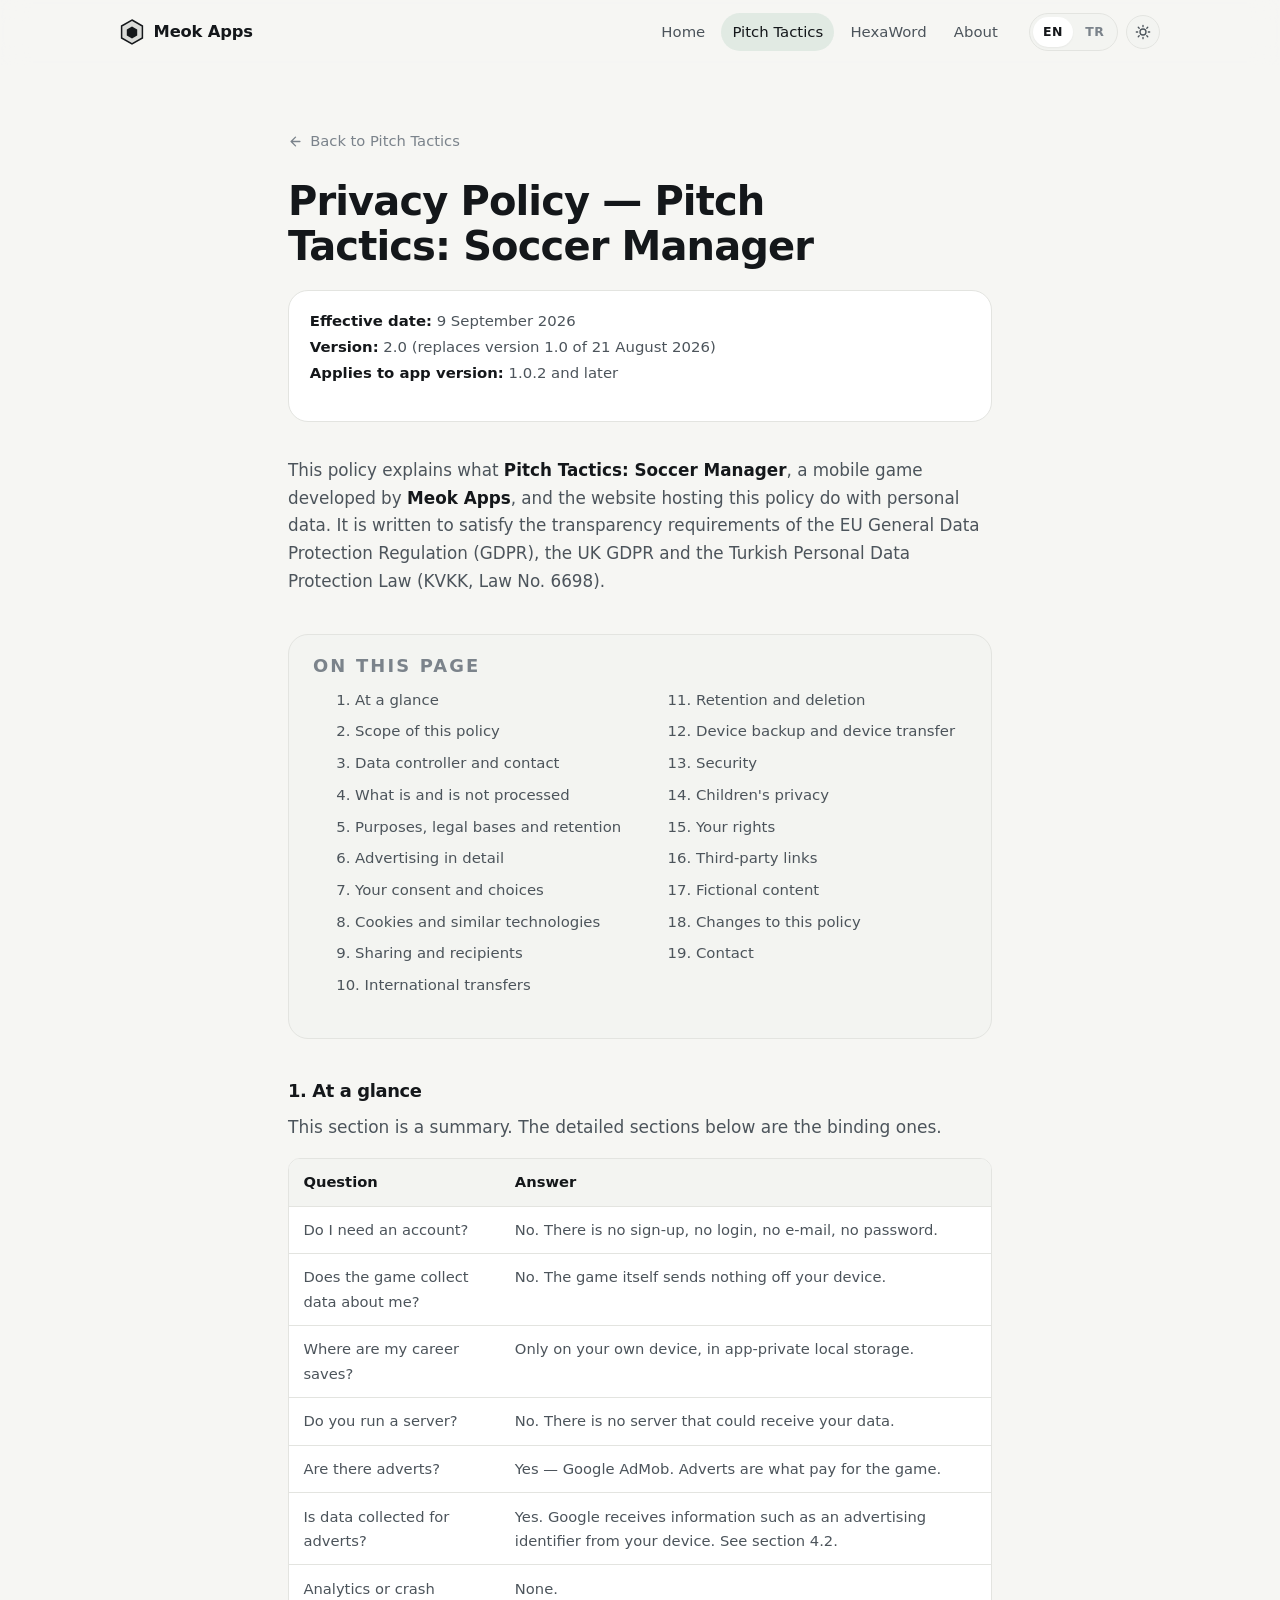
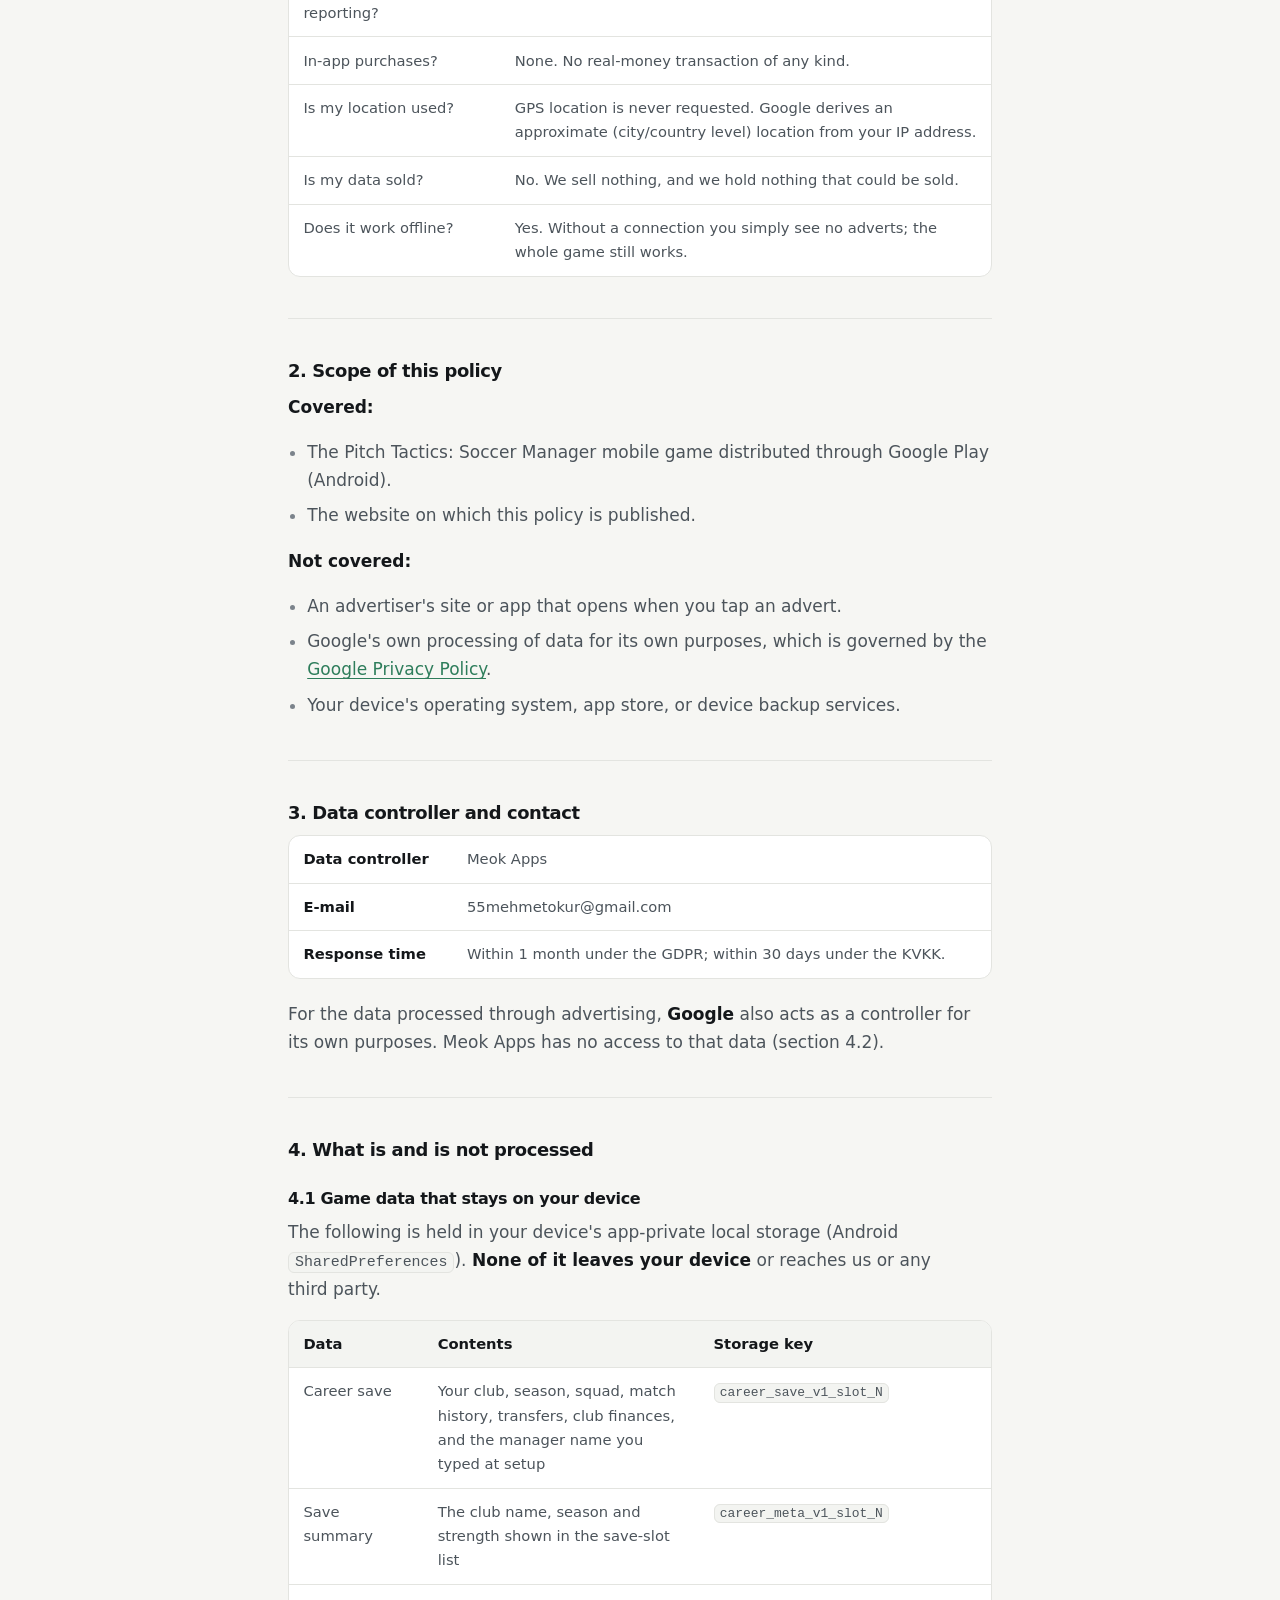
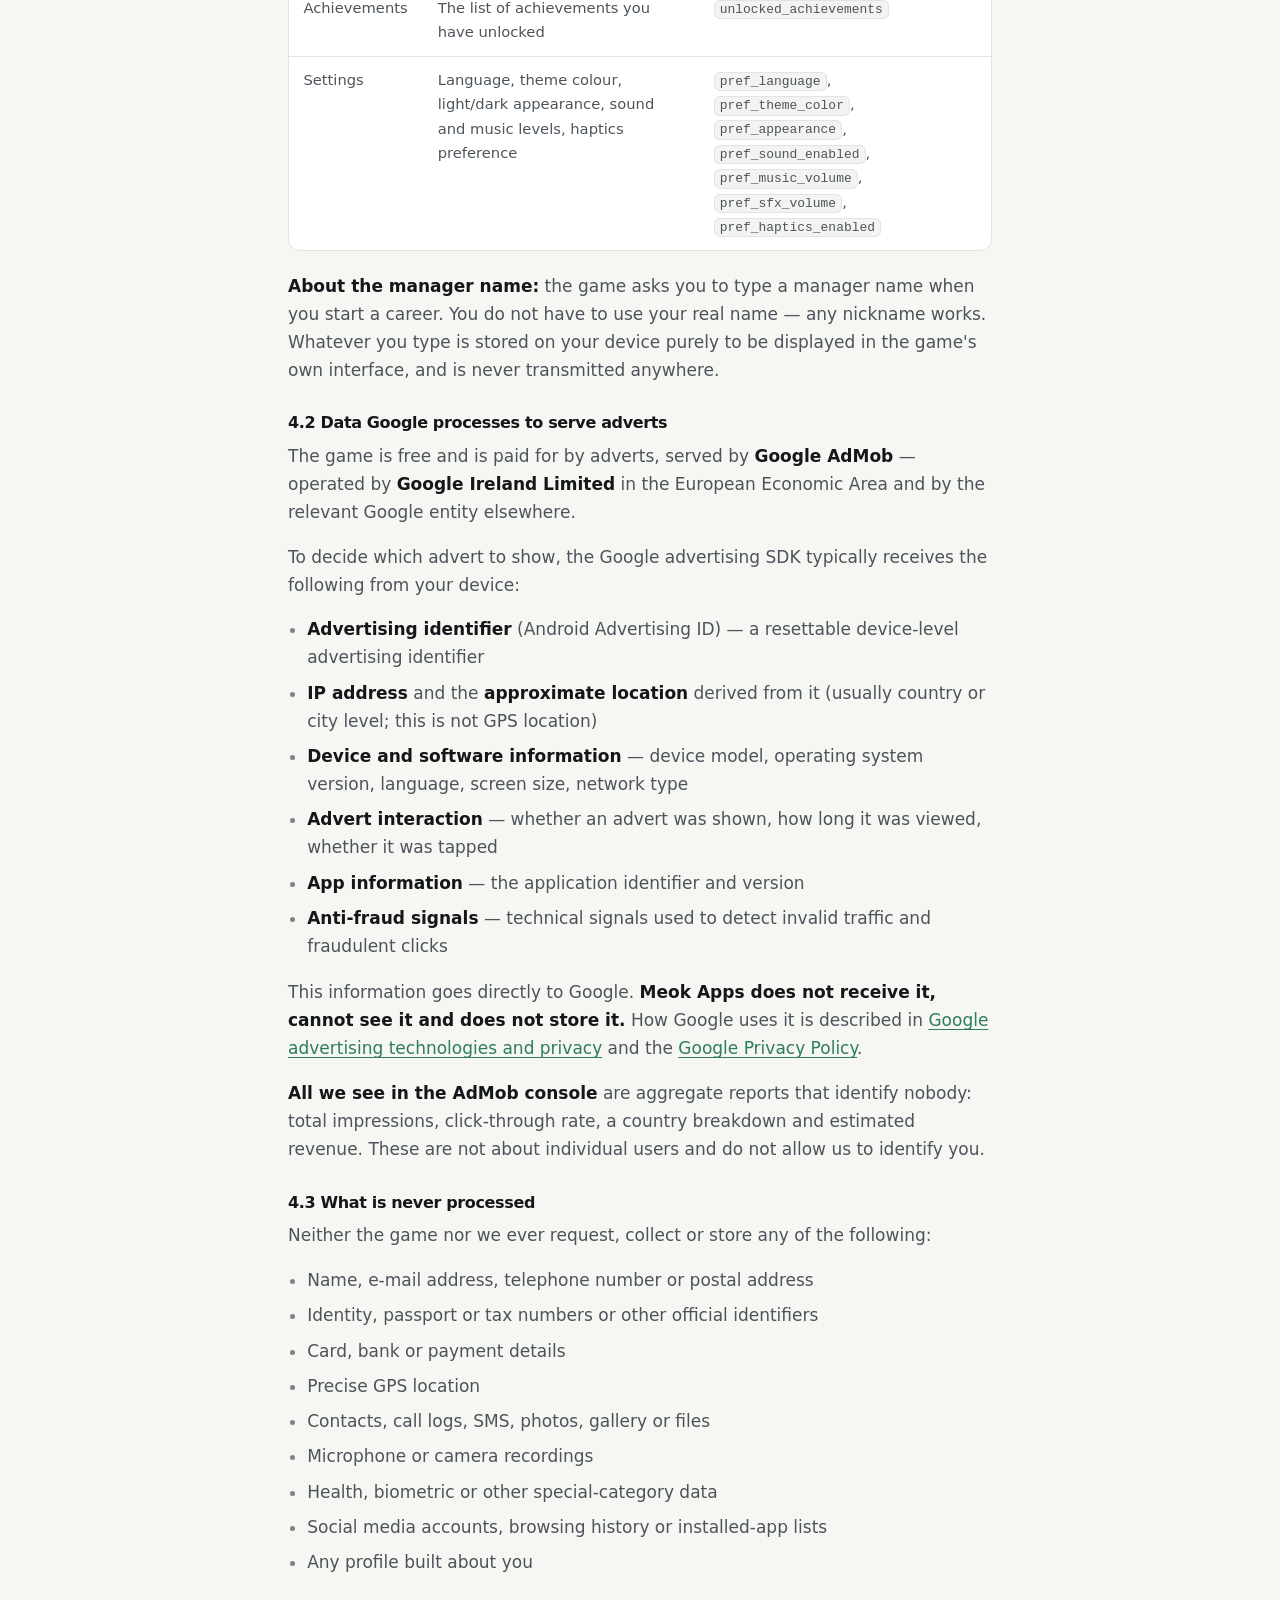
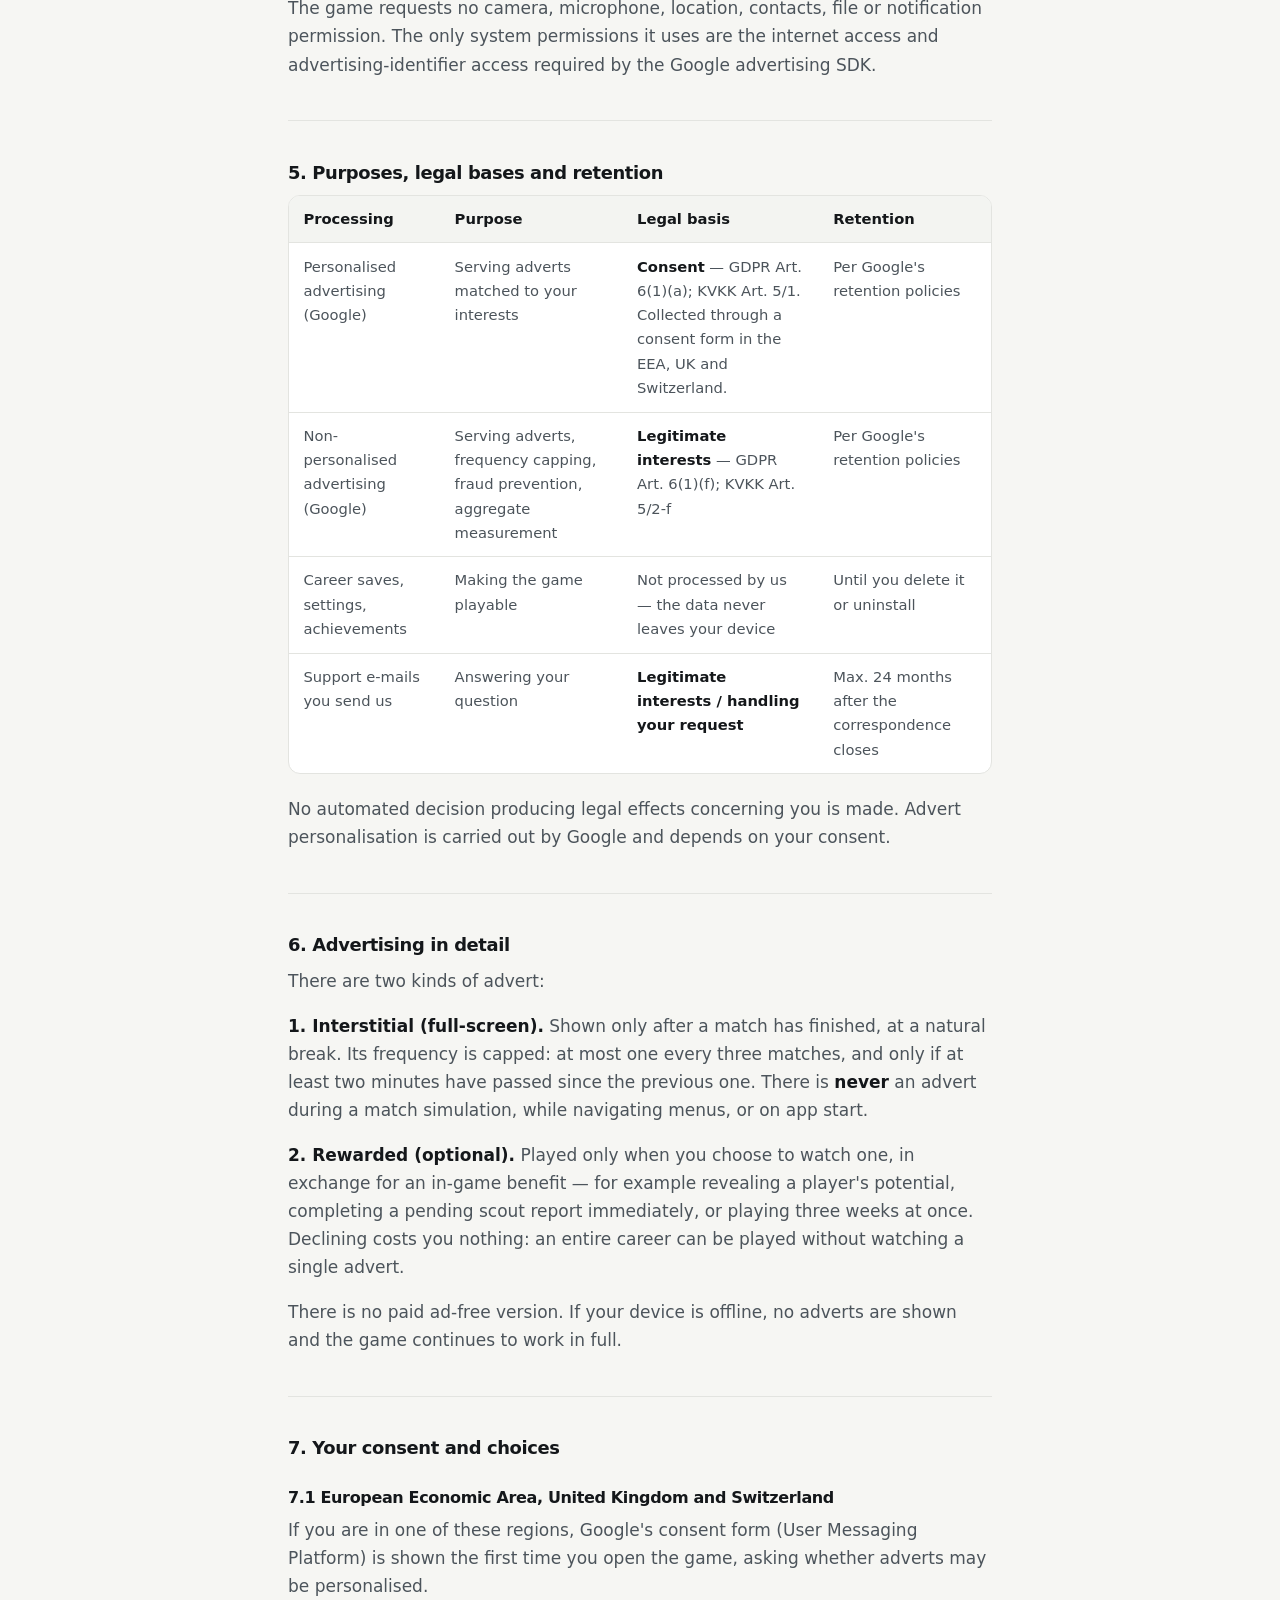
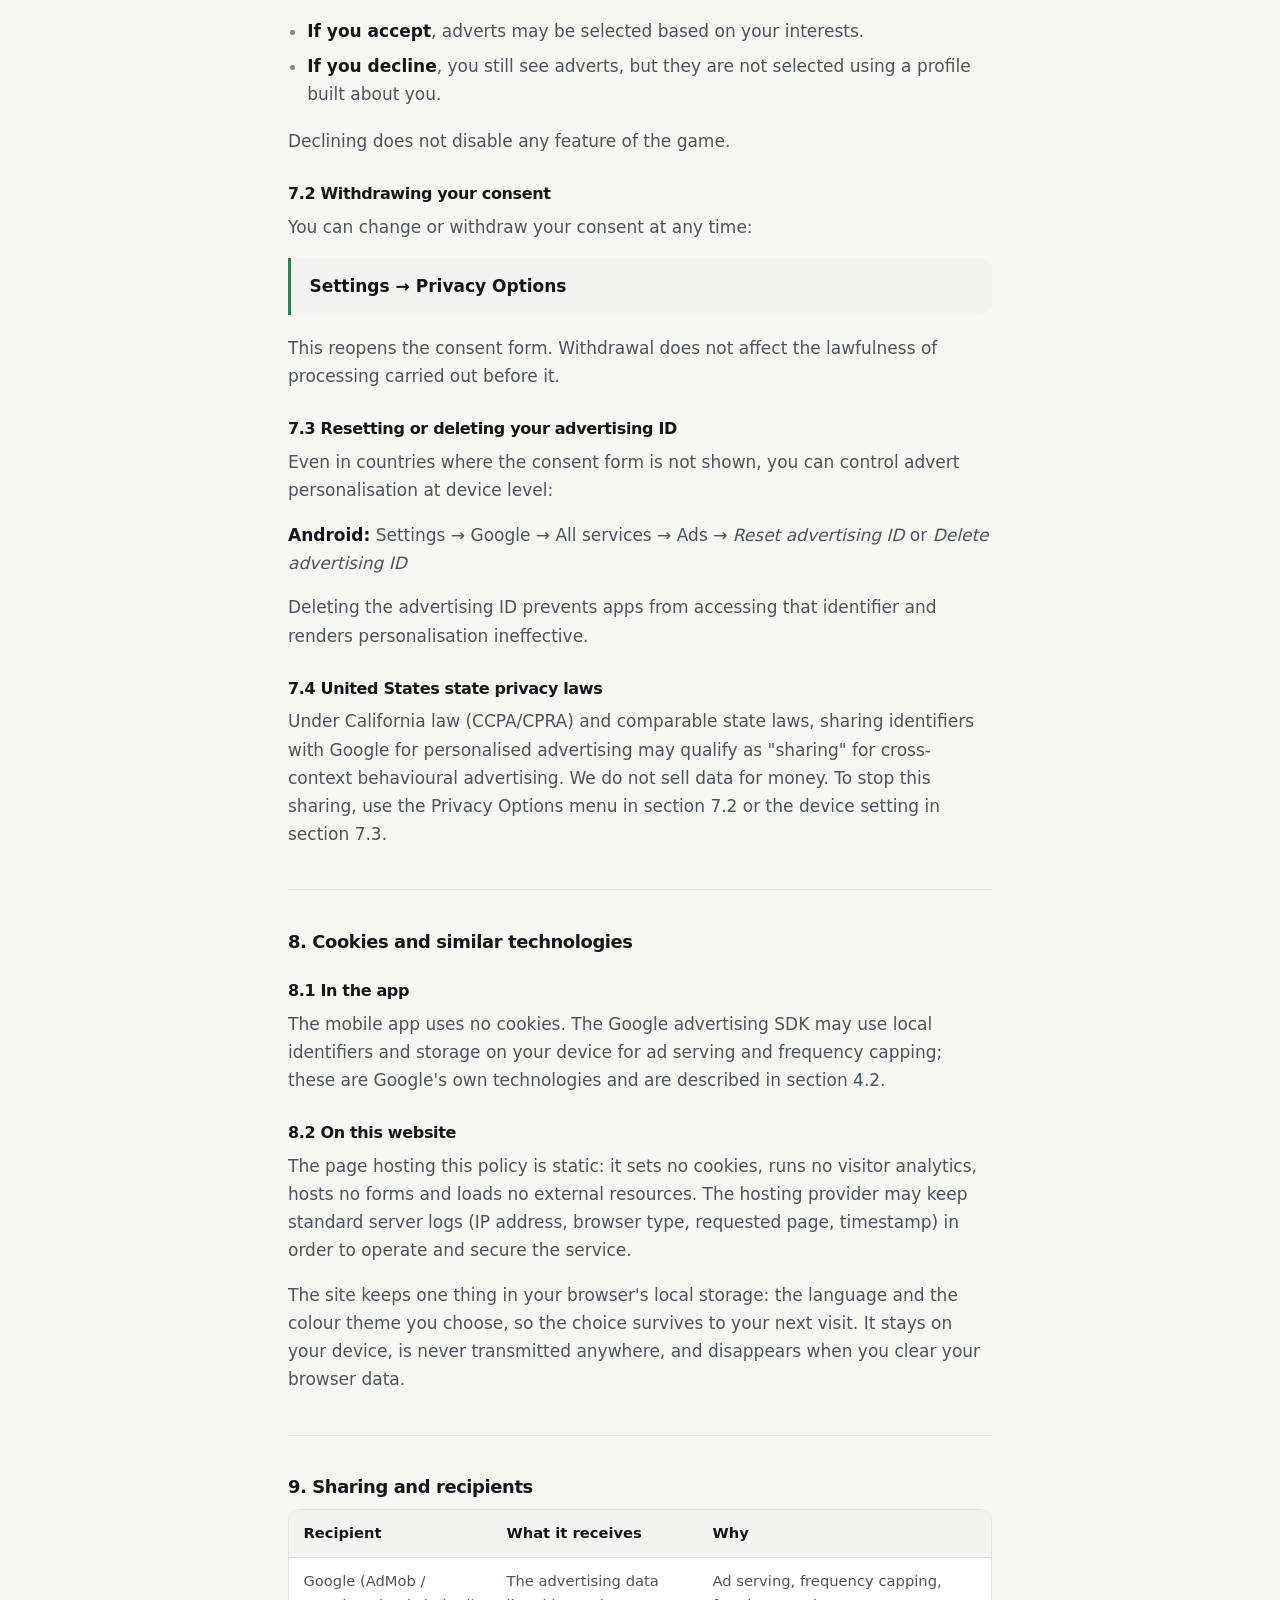
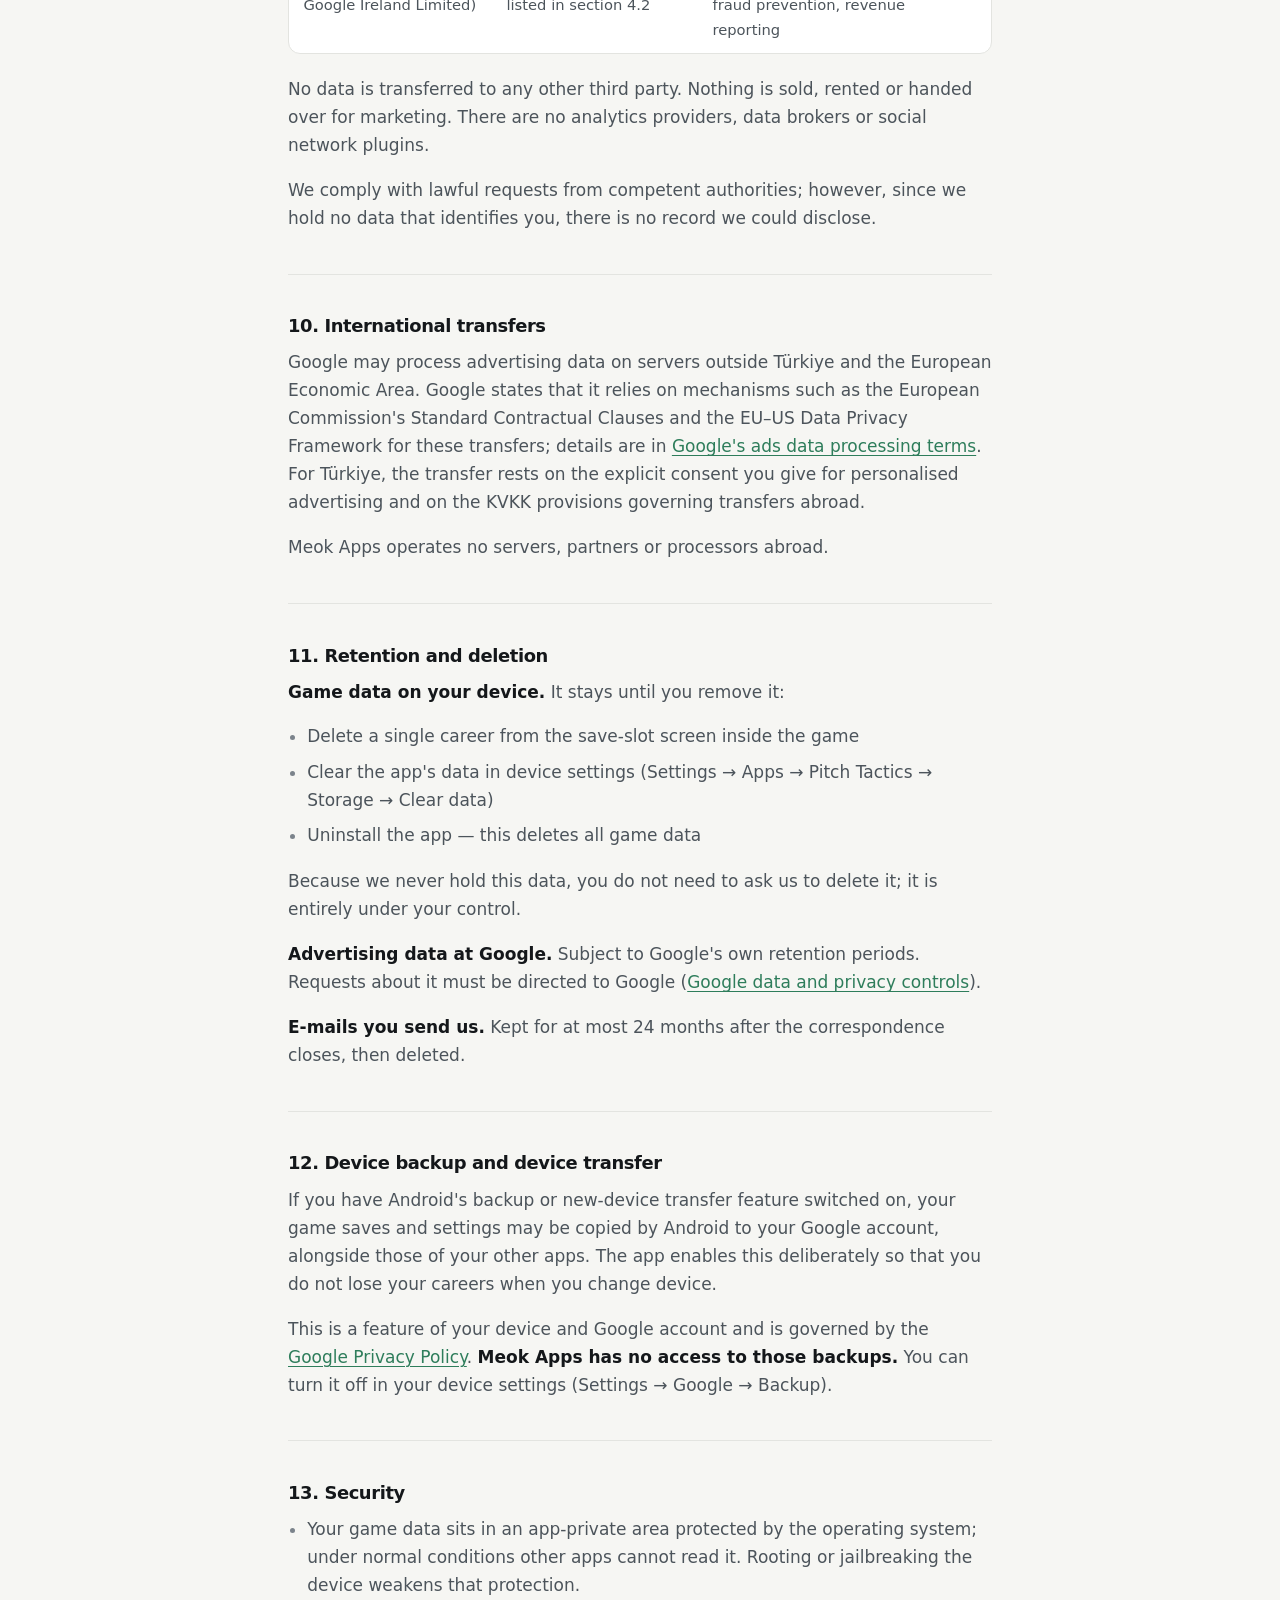
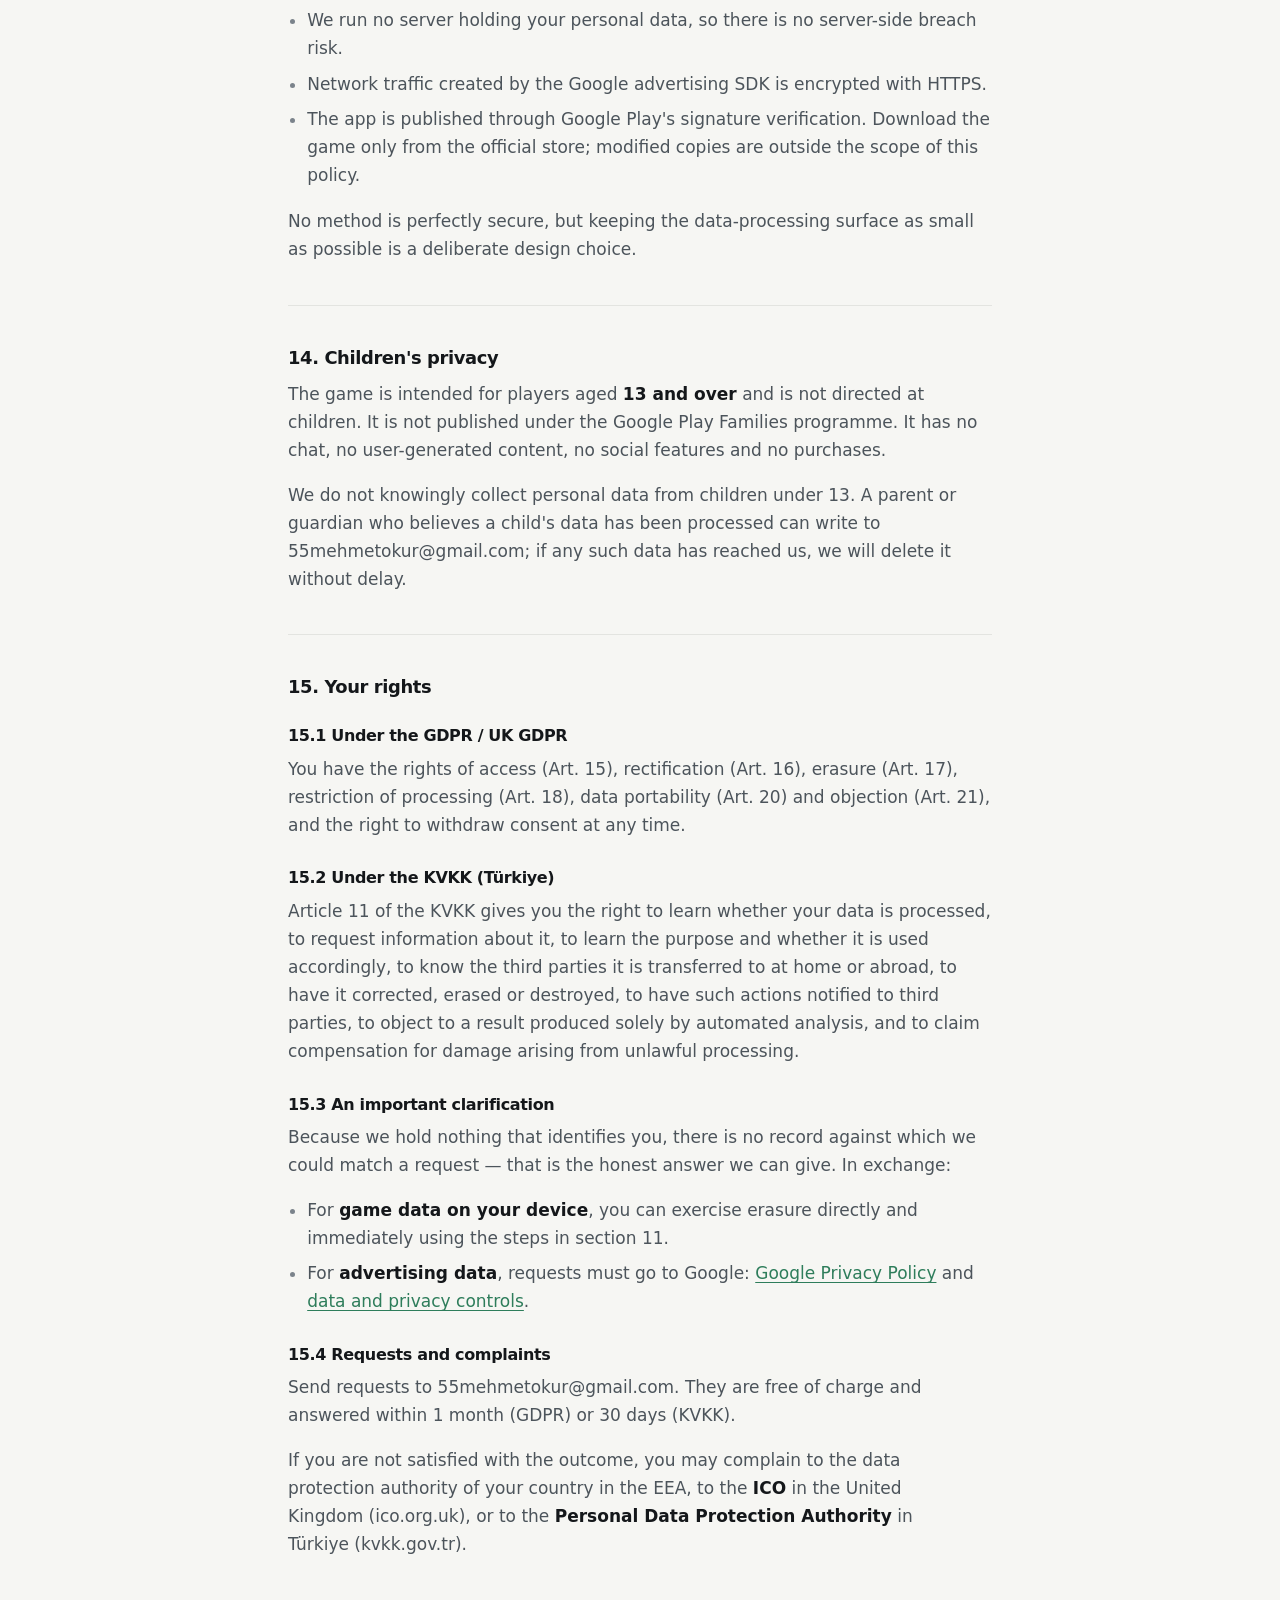
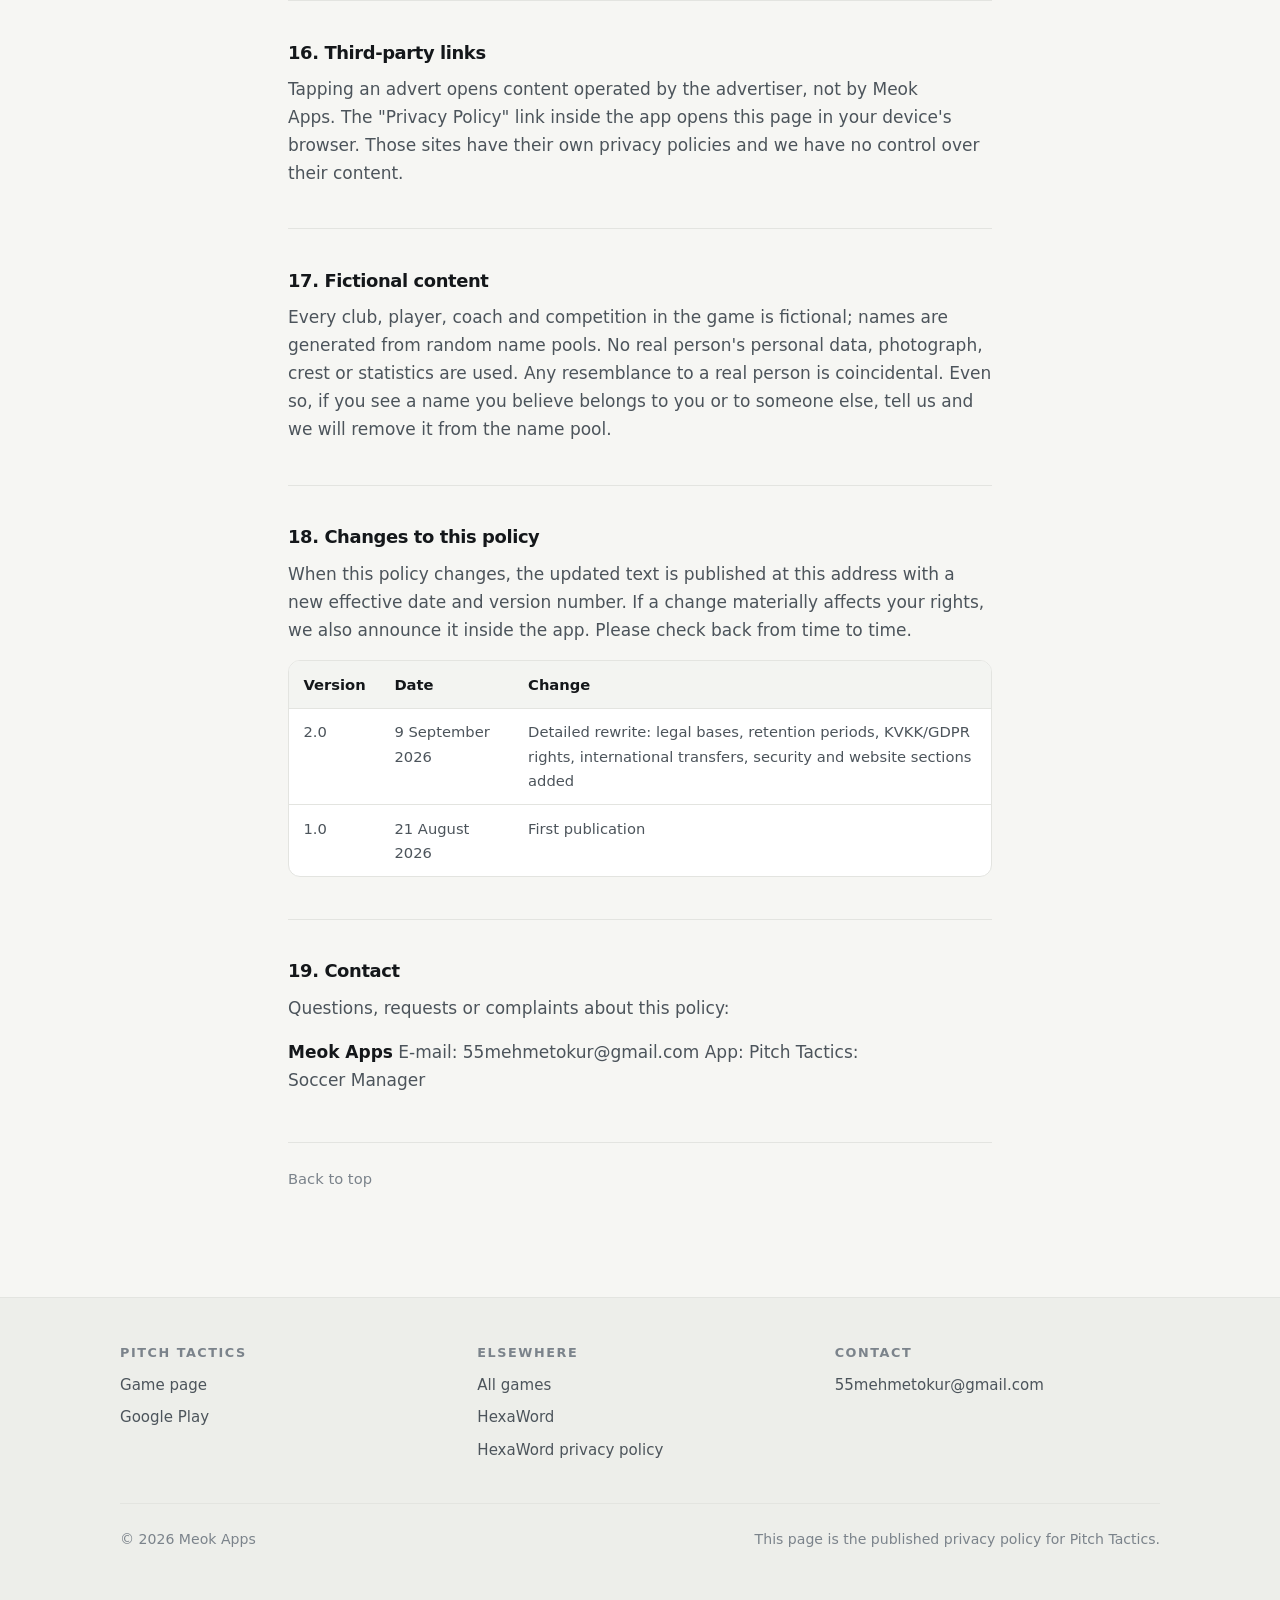
<file: pitch-tactics/privacy/index.html>
<!DOCTYPE html>
<html lang="en" data-lang="en">

<head>
    <meta charset="utf-8">
    <meta name="viewport" content="width=device-width, initial-scale=1">
    <title>Pitch Tactics Privacy Policy | Meok Apps</title>
    <meta name="description" content="The privacy policy for Pitch Tactics: Soccer Manager — the game collects nothing, saves stay on your device, and what Google AdMob receives is set out in full.">
    <meta name="theme-color" content="#0E2A20">
    <meta name="robots" content="index, follow">
    <link rel="canonical" href="https://simsek00.github.io/pitch-tactics/privacy/">

    <meta property="og:type" content="article">
    <meta property="og:site_name" content="Meok Apps">
    <meta property="og:title" content="Pitch Tactics Privacy Policy | Meok Apps">
    <meta property="og:description" content="The privacy policy for Pitch Tactics: Soccer Manager — the game collects nothing, saves stay on your device, and what Google AdMob receives is set out in full.">
    <meta property="og:url" content="https://simsek00.github.io/pitch-tactics/privacy/">

    <link rel="icon" href="data:image/svg+xml,%3Csvg xmlns='http://www.w3.org/2000/svg' viewBox='0 0 32 32'%3E%3Crect width='32' height='32' rx='8' fill='%232E7D5B'/%3E%3Cg fill='none' stroke='%23ffffff' stroke-width='2' opacity='.85'%3E%3Cpath d='M4 16h24'/%3E%3Ccircle cx='16' cy='16' r='5.5'/%3E%3C/g%3E%3C/svg%3E">

    <link rel="stylesheet" href="/assets/site.css">

    <script>
        (function () {
            var r = document.documentElement, lang = null, theme = null;
            try { lang = localStorage.getItem('meok-lang'); theme = localStorage.getItem('meok-theme'); } catch (e) { }
            if (lang !== 'tr' && lang !== 'en') {
                lang = (navigator.language || 'en').toLowerCase().indexOf('tr') === 0 ? 'tr' : 'en';
            }
            r.setAttribute('data-lang', lang);
            r.setAttribute('lang', lang);
            if (theme === 'dark' || theme === 'light') r.setAttribute('data-theme', theme);
        })();
    </script>
</head>

<body class="t-pitch">

    <a class="skip-link" href="#main">
        <span lang="en">Skip to content</span>
        <span lang="tr">İçeriğe geç</span>
    </a>

    <header class="site-header">
        <div class="wrap">
            <a class="brand" href="/" aria-label="Meok Apps">
                <svg width="24" height="26" viewBox="0 0 24 26" aria-hidden="true">
                    <path d="M12 1 L22.4 7 V19 L12 25 L1.6 19 V7 Z" fill="currentColor" opacity=".12" />
                    <path d="M12 1 L22.4 7 V19 L12 25 L1.6 19 V7 Z" fill="none" stroke="currentColor"
                        stroke-width="1.5" />
                    <path d="M12 7.6 L17.2 10.6 V16.6 L12 19.6 L6.8 16.6 V10.6 Z" fill="currentColor" />
                </svg>
                Meok Apps
            </a>

            <nav class="nav" aria-label="Main">
                <a href="/">
                    <span lang="en">Home</span><span lang="tr">Ana sayfa</span>
                </a>
                <a href="/pitch-tactics/" aria-current="page">Pitch Tactics</a>
                <a href="/hexaword/">HexaWord</a>
                <a href="/about/">
                    <span lang="en">About</span><span lang="tr">Hakkımda</span>
                </a>
            </nav>

            <div class="controls">
                <div class="switch" role="group" aria-label="Language / Dil">
                    <button type="button" data-set-lang="en" aria-pressed="true">EN</button>
                    <button type="button" data-set-lang="tr" aria-pressed="false">TR</button>
                </div>
                <button type="button" class="icon-btn" data-toggle-theme aria-label="Switch theme">
                    <svg class="icon-sun" width="16" height="16" viewBox="0 0 24 24" fill="none"
                        stroke="currentColor" stroke-width="2" stroke-linecap="round" aria-hidden="true">
                        <circle cx="12" cy="12" r="4.5" />
                        <path d="M12 2v2M12 20v2M2 12h2M20 12h2M4.9 4.9l1.4 1.4M17.7 17.7l1.4 1.4M19.1 4.9l-1.4 1.4M6.3 17.7l-1.4 1.4" />
                    </svg>
                    <svg class="icon-moon" width="16" height="16" viewBox="0 0 24 24" fill="none"
                        stroke="currentColor" stroke-width="2" stroke-linecap="round" stroke-linejoin="round"
                        aria-hidden="true">
                        <path d="M20.5 14.5A8.5 8.5 0 0 1 9.5 3.5a8.5 8.5 0 1 0 11 11Z" />
                    </svg>
                </button>
            </div>
        </div>
    </header>

    <main id="main">
        <section class="legal-page">
            <div class="wrap">
<div lang="en" class="legal">
<a class="back-link" href="/pitch-tactics/"><svg width="15" height="15" viewBox="0 0 24 24" fill="none" stroke="currentColor" stroke-width="2.2" stroke-linecap="round" stroke-linejoin="round" aria-hidden="true"><path d="M19 12H5M12 19l-7-7 7-7"/></svg>Back to Pitch Tactics</a>
<h1>Privacy Policy — Pitch Tactics: Soccer Manager</h1>
<div class="legal-meta"><p class="rows"><strong>Effective date:</strong> 9 September 2026<br><strong>Version:</strong> 2.0 (replaces version 1.0 of 21 August 2026)<br><strong>Applies to app version:</strong> 1.0.2 and later</p></div>
<div class="legal-intro"><p>This policy explains what <strong>Pitch Tactics: Soccer Manager</strong>, a mobile game developed by <strong>Meok Apps</strong>, and the website hosting this policy do with personal data. It is written to satisfy the transparency requirements of the EU General Data Protection Regulation (GDPR), the UK GDPR and the Turkish Personal Data Protection Law (KVKK, Law No. 6698).</p><hr class="legal-rule"></div>
<nav class="toc" aria-label="On this page"><h2>On this page</h2><ol><li><a href="#s1-en">1. At a glance</a></li><li><a href="#s2-en">2. Scope of this policy</a></li><li><a href="#s3-en">3. Data controller and contact</a></li><li><a href="#s4-en">4. What is and is not processed</a></li><li><a href="#s5-en">5. Purposes, legal bases and retention</a></li><li><a href="#s6-en">6. Advertising in detail</a></li><li><a href="#s7-en">7. Your consent and choices</a></li><li><a href="#s8-en">8. Cookies and similar technologies</a></li><li><a href="#s9-en">9. Sharing and recipients</a></li><li><a href="#s10-en">10. International transfers</a></li><li><a href="#s11-en">11. Retention and deletion</a></li><li><a href="#s12-en">12. Device backup and device transfer</a></li><li><a href="#s13-en">13. Security</a></li><li><a href="#s14-en">14. Children's privacy</a></li><li><a href="#s15-en">15. Your rights</a></li><li><a href="#s16-en">16. Third-party links</a></li><li><a href="#s17-en">17. Fictional content</a></li><li><a href="#s18-en">18. Changes to this policy</a></li><li><a href="#s19-en">19. Contact</a></li></ol></nav>
<h2 id="s1-en">1. At a glance</h2><p>This section is a summary. The detailed sections below are the binding ones.</p><div class="table-wrap"><table><thead><tr><th>Question</th><th>Answer</th></tr></thead><tbody><tr><td>Do I need an account?</td><td>No. There is no sign-up, no login, no e-mail, no password.</td></tr><tr><td>Does the game collect data about me?</td><td>No. The game itself sends nothing off your device.</td></tr><tr><td>Where are my career saves?</td><td>Only on your own device, in app-private local storage.</td></tr><tr><td>Do you run a server?</td><td>No. There is no server that could receive your data.</td></tr><tr><td>Are there adverts?</td><td>Yes — Google AdMob. Adverts are what pay for the game.</td></tr><tr><td>Is data collected for adverts?</td><td>Yes. Google receives information such as an advertising identifier from your device. See section 4.2.</td></tr><tr><td>Analytics or crash reporting?</td><td>None.</td></tr><tr><td>In-app purchases?</td><td>None. No real-money transaction of any kind.</td></tr><tr><td>Is my location used?</td><td>GPS location is never requested. Google derives an approximate (city/country level) location from your IP address.</td></tr><tr><td>Is my data sold?</td><td>No. We sell nothing, and we hold nothing that could be sold.</td></tr><tr><td>Does it work offline?</td><td>Yes. Without a connection you simply see no adverts; the whole game still works.</td></tr></tbody></table></div><hr class="legal-rule">
<h2 id="s2-en">2. Scope of this policy</h2><p><strong>Covered:</strong></p><ul><li>The Pitch Tactics: Soccer Manager mobile game distributed through Google Play (Android).</li><li>The website on which this policy is published.</li></ul><p><strong>Not covered:</strong></p><ul><li>An advertiser's site or app that opens when you tap an advert.</li><li>Google's own processing of data for its own purposes, which is governed by the <a href="https://policies.google.com/privacy" rel="noopener">Google Privacy Policy</a>.</li><li>Your device's operating system, app store, or device backup services.</li></ul><hr class="legal-rule">
<h2 id="s3-en">3. Data controller and contact</h2><div class="table-wrap"><table><tbody><tr><td><strong>Data controller</strong></td><td>Meok Apps</td></tr><tr><td><strong>E-mail</strong></td><td>55mehmetokur@gmail.com</td></tr><tr><td><strong>Response time</strong></td><td>Within 1 month under the GDPR; within 30 days under the KVKK.</td></tr></tbody></table></div><p>For the data processed through advertising, <strong>Google</strong> also acts as a controller for its own purposes. Meok Apps has no access to that data (section 4.2).</p><hr class="legal-rule">
<h2 id="s4-en">4. What is and is not processed</h2><h3 id="s4-1-en">4.1 Game data that stays on your device</h3><p>The following is held in your device's app-private local storage (Android <code>SharedPreferences</code>). <strong>None of it leaves your device</strong> or reaches us or any third party.</p><div class="table-wrap"><table><thead><tr><th>Data</th><th>Contents</th><th>Storage key</th></tr></thead><tbody><tr><td>Career save</td><td>Your club, season, squad, match history, transfers, club finances, and the manager name you typed at setup</td><td><code>career_save_v1_slot_N</code></td></tr><tr><td>Save summary</td><td>The club name, season and strength shown in the save-slot list</td><td><code>career_meta_v1_slot_N</code></td></tr><tr><td>Achievements</td><td>The list of achievements you have unlocked</td><td><code>unlocked_achievements</code></td></tr><tr><td>Settings</td><td>Language, theme colour, light/dark appearance, sound and music levels, haptics preference</td><td><code>pref_language</code>, <code>pref_theme_color</code>, <code>pref_appearance</code>, <code>pref_sound_enabled</code>, <code>pref_music_volume</code>, <code>pref_sfx_volume</code>, <code>pref_haptics_enabled</code></td></tr></tbody></table></div><p><strong>About the manager name:</strong> the game asks you to type a manager name when you start a career. You do not have to use your real name — any nickname works. Whatever you type is stored on your device purely to be displayed in the game's own interface, and is never transmitted anywhere.</p><h3 id="s4-2-en">4.2 Data Google processes to serve adverts</h3><p>The game is free and is paid for by adverts, served by <strong>Google AdMob</strong> — operated by <strong>Google Ireland Limited</strong> in the European Economic Area and by the relevant Google entity elsewhere.</p><p>To decide which advert to show, the Google advertising SDK typically receives the following from your device:</p><ul><li><strong>Advertising identifier</strong> (Android Advertising ID) — a resettable device-level advertising identifier</li><li><strong>IP address</strong> and the <strong>approximate location</strong> derived from it (usually country or city level; this is not GPS location)</li><li><strong>Device and software information</strong> — device model, operating system version, language, screen size, network type</li><li><strong>Advert interaction</strong> — whether an advert was shown, how long it was viewed, whether it was tapped</li><li><strong>App information</strong> — the application identifier and version</li><li><strong>Anti-fraud signals</strong> — technical signals used to detect invalid traffic and fraudulent clicks</li></ul><p>This information goes directly to Google. <strong>Meok Apps does not receive it, cannot see it and does not store it.</strong> How Google uses it is described in <a href="https://policies.google.com/technologies/partner-sites" rel="noopener">Google advertising technologies and privacy</a> and the <a href="https://policies.google.com/privacy" rel="noopener">Google Privacy Policy</a>.</p><p><strong>All we see in the AdMob console</strong> are aggregate reports that identify nobody: total impressions, click-through rate, a country breakdown and estimated revenue. These are not about individual users and do not allow us to identify you.</p><h3 id="s4-3-en">4.3 What is never processed</h3><p>Neither the game nor we ever request, collect or store any of the following:</p><ul><li>Name, e-mail address, telephone number or postal address</li><li>Identity, passport or tax numbers or other official identifiers</li><li>Card, bank or payment details</li><li>Precise GPS location</li><li>Contacts, call logs, SMS, photos, gallery or files</li><li>Microphone or camera recordings</li><li>Health, biometric or other special-category data</li><li>Social media accounts, browsing history or installed-app lists</li><li>Any profile built about you</li></ul><p>The game requests no camera, microphone, location, contacts, file or notification permission. The only system permissions it uses are the internet access and advertising-identifier access required by the Google advertising SDK.</p><hr class="legal-rule">
<h2 id="s5-en">5. Purposes, legal bases and retention</h2><div class="table-wrap"><table><thead><tr><th>Processing</th><th>Purpose</th><th>Legal basis</th><th>Retention</th></tr></thead><tbody><tr><td>Personalised advertising (Google)</td><td>Serving adverts matched to your interests</td><td><strong>Consent</strong> — GDPR Art. 6(1)(a); KVKK Art. 5/1. Collected through a consent form in the EEA, UK and Switzerland.</td><td>Per Google's retention policies</td></tr><tr><td>Non-personalised advertising (Google)</td><td>Serving adverts, frequency capping, fraud prevention, aggregate measurement</td><td><strong>Legitimate interests</strong> — GDPR Art. 6(1)(f); KVKK Art. 5/2-f</td><td>Per Google's retention policies</td></tr><tr><td>Career saves, settings, achievements</td><td>Making the game playable</td><td>Not processed by us — the data never leaves your device</td><td>Until you delete it or uninstall</td></tr><tr><td>Support e-mails you send us</td><td>Answering your question</td><td><strong>Legitimate interests / handling your request</strong></td><td>Max. 24 months after the correspondence closes</td></tr></tbody></table></div><p>No automated decision producing legal effects concerning you is made. Advert personalisation is carried out by Google and depends on your consent.</p><hr class="legal-rule">
<h2 id="s6-en">6. Advertising in detail</h2><p>There are two kinds of advert:</p><p><strong>1. Interstitial (full-screen).</strong> Shown only after a match has finished, at a natural break. Its frequency is capped: at most one every three matches, and only if at least two minutes have passed since the previous one. There is <strong>never</strong> an advert during a match simulation, while navigating menus, or on app start.</p><p><strong>2. Rewarded (optional).</strong> Played only when you choose to watch one, in exchange for an in-game benefit — for example revealing a player's potential, completing a pending scout report immediately, or playing three weeks at once. Declining costs you nothing: an entire career can be played without watching a single advert.</p><p>There is no paid ad-free version. If your device is offline, no adverts are shown and the game continues to work in full.</p><hr class="legal-rule">
<h2 id="s7-en">7. Your consent and choices</h2><h3 id="s7-1-en">7.1 European Economic Area, United Kingdom and Switzerland</h3><p>If you are in one of these regions, Google's consent form (User Messaging Platform) is shown the first time you open the game, asking whether adverts may be personalised.</p><ul><li><strong>If you accept</strong>, adverts may be selected based on your interests.</li><li><strong>If you decline</strong>, you still see adverts, but they are not selected using a profile built about you.</li></ul><p>Declining does not disable any feature of the game.</p><h3 id="s7-2-en">7.2 Withdrawing your consent</h3><p>You can change or withdraw your consent at any time:</p><blockquote><p><strong>Settings → Privacy Options</strong></p></blockquote><p>This reopens the consent form. Withdrawal does not affect the lawfulness of processing carried out before it.</p><h3 id="s7-3-en">7.3 Resetting or deleting your advertising ID</h3><p>Even in countries where the consent form is not shown, you can control advert personalisation at device level:</p><p><strong>Android:</strong> Settings → Google → All services → Ads → <em>Reset advertising ID</em> or <em>Delete advertising ID</em></p><p>Deleting the advertising ID prevents apps from accessing that identifier and renders personalisation ineffective.</p><h3 id="s7-4-en">7.4 United States state privacy laws</h3><p>Under California law (CCPA/CPRA) and comparable state laws, sharing identifiers with Google for personalised advertising may qualify as "sharing" for cross-context behavioural advertising. We do not sell data for money. To stop this sharing, use the Privacy Options menu in section 7.2 or the device setting in section 7.3.</p><hr class="legal-rule">
<h2 id="s8-en">8. Cookies and similar technologies</h2><h3 id="s8-1-en">8.1 In the app</h3><p>The mobile app uses no cookies. The Google advertising SDK may use local identifiers and storage on your device for ad serving and frequency capping; these are Google's own technologies and are described in section 4.2.</p><h3 id="s8-2-en">8.2 On this website</h3><p>The page hosting this policy is static: it sets no cookies, runs no visitor analytics, hosts no forms and loads no external resources. The hosting provider may keep standard server logs (IP address, browser type, requested page, timestamp) in order to operate and secure the service.</p><p>The site keeps one thing in your browser's local storage: the language and the colour theme you choose, so the choice survives to your next visit. It stays on your device, is never transmitted anywhere, and disappears when you clear your browser data.</p><hr class="legal-rule">
<h2 id="s9-en">9. Sharing and recipients</h2><div class="table-wrap"><table><thead><tr><th>Recipient</th><th>What it receives</th><th>Why</th></tr></thead><tbody><tr><td>Google (AdMob / Google Ireland Limited)</td><td>The advertising data listed in section 4.2</td><td>Ad serving, frequency capping, fraud prevention, revenue reporting</td></tr></tbody></table></div><p>No data is transferred to any other third party. Nothing is sold, rented or handed over for marketing. There are no analytics providers, data brokers or social network plugins.</p><p>We comply with lawful requests from competent authorities; however, since we hold no data that identifies you, there is no record we could disclose.</p><hr class="legal-rule">
<h2 id="s10-en">10. International transfers</h2><p>Google may process advertising data on servers outside Türkiye and the European Economic Area. Google states that it relies on mechanisms such as the European Commission's Standard Contractual Clauses and the EU–US Data Privacy Framework for these transfers; details are in <a href="https://business.safety.google/adsprocessorterms/" rel="noopener">Google's ads data processing terms</a>. For Türkiye, the transfer rests on the explicit consent you give for personalised advertising and on the KVKK provisions governing transfers abroad.</p><p>Meok Apps operates no servers, partners or processors abroad.</p><hr class="legal-rule">
<h2 id="s11-en">11. Retention and deletion</h2><p><strong>Game data on your device.</strong> It stays until you remove it:</p><ul><li>Delete a single career from the save-slot screen inside the game</li><li>Clear the app's data in device settings (Settings → Apps → Pitch Tactics → Storage → Clear data)</li><li>Uninstall the app — this deletes all game data</li></ul><p>Because we never hold this data, you do not need to ask us to delete it; it is entirely under your control.</p><p><strong>Advertising data at Google.</strong> Subject to Google's own retention periods. Requests about it must be directed to Google (<a href="https://myaccount.google.com/data-and-privacy" rel="noopener">Google data and privacy controls</a>).</p><p><strong>E-mails you send us.</strong> Kept for at most 24 months after the correspondence closes, then deleted.</p><hr class="legal-rule">
<h2 id="s12-en">12. Device backup and device transfer</h2><p>If you have Android's backup or new-device transfer feature switched on, your game saves and settings may be copied by Android to your Google account, alongside those of your other apps. The app enables this deliberately so that you do not lose your careers when you change device.</p><p>This is a feature of your device and Google account and is governed by the <a href="https://policies.google.com/privacy" rel="noopener">Google Privacy Policy</a>. <strong>Meok Apps has no access to those backups.</strong> You can turn it off in your device settings (Settings → Google → Backup).</p><hr class="legal-rule">
<h2 id="s13-en">13. Security</h2><ul><li>Your game data sits in an app-private area protected by the operating system; under normal conditions other apps cannot read it. Rooting or jailbreaking the device weakens that protection.</li><li>We run no server holding your personal data, so there is no server-side breach risk.</li><li>Network traffic created by the Google advertising SDK is encrypted with HTTPS.</li><li>The app is published through Google Play's signature verification. Download the game only from the official store; modified copies are outside the scope of this policy.</li></ul><p>No method is perfectly secure, but keeping the data-processing surface as small as possible is a deliberate design choice.</p><hr class="legal-rule">
<h2 id="s14-en">14. Children's privacy</h2><p>The game is intended for players aged <strong>13 and over</strong> and is not directed at children. It is not published under the Google Play Families programme. It has no chat, no user-generated content, no social features and no purchases.</p><p>We do not knowingly collect personal data from children under 13. A parent or guardian who believes a child's data has been processed can write to 55mehmetokur@gmail.com; if any such data has reached us, we will delete it without delay.</p><hr class="legal-rule">
<h2 id="s15-en">15. Your rights</h2><h3 id="s15-1-en">15.1 Under the GDPR / UK GDPR</h3><p>You have the rights of access (Art. 15), rectification (Art. 16), erasure (Art. 17), restriction of processing (Art. 18), data portability (Art. 20) and objection (Art. 21), and the right to withdraw consent at any time.</p><h3 id="s15-2-en">15.2 Under the KVKK (Türkiye)</h3><p>Article 11 of the KVKK gives you the right to learn whether your data is processed, to request information about it, to learn the purpose and whether it is used accordingly, to know the third parties it is transferred to at home or abroad, to have it corrected, erased or destroyed, to have such actions notified to third parties, to object to a result produced solely by automated analysis, and to claim compensation for damage arising from unlawful processing.</p><h3 id="s15-3-en">15.3 An important clarification</h3><p>Because we hold nothing that identifies you, there is no record against which we could match a request — that is the honest answer we can give. In exchange:</p><ul><li>For <strong>game data on your device</strong>, you can exercise erasure directly and immediately using the steps in section 11.</li><li>For <strong>advertising data</strong>, requests must go to Google: <a href="https://policies.google.com/privacy" rel="noopener">Google Privacy Policy</a> and <a href="https://myaccount.google.com/data-and-privacy" rel="noopener">data and privacy controls</a>.</li></ul><h3 id="s15-4-en">15.4 Requests and complaints</h3><p>Send requests to 55mehmetokur@gmail.com. They are free of charge and answered within 1 month (GDPR) or 30 days (KVKK).</p><p>If you are not satisfied with the outcome, you may complain to the data protection authority of your country in the EEA, to the <strong>ICO</strong> in the United Kingdom (ico.org.uk), or to the <strong>Personal Data Protection Authority</strong> in Türkiye (kvkk.gov.tr).</p><hr class="legal-rule">
<h2 id="s16-en">16. Third-party links</h2><p>Tapping an advert opens content operated by the advertiser, not by Meok Apps. The "Privacy Policy" link inside the app opens this page in your device's browser. Those sites have their own privacy policies and we have no control over their content.</p><hr class="legal-rule">
<h2 id="s17-en">17. Fictional content</h2><p>Every club, player, coach and competition in the game is fictional; names are generated from random name pools. No real person's personal data, photograph, crest or statistics are used. Any resemblance to a real person is coincidental. Even so, if you see a name you believe belongs to you or to someone else, tell us and we will remove it from the name pool.</p><hr class="legal-rule">
<h2 id="s18-en">18. Changes to this policy</h2><p>When this policy changes, the updated text is published at this address with a new effective date and version number. If a change materially affects your rights, we also announce it inside the app. Please check back from time to time.</p><div class="table-wrap"><table><thead><tr><th>Version</th><th>Date</th><th>Change</th></tr></thead><tbody><tr><td>2.0</td><td>9 September 2026</td><td>Detailed rewrite: legal bases, retention periods, KVKK/GDPR rights, international transfers, security and website sections added</td></tr><tr><td>1.0</td><td>21 August 2026</td><td>First publication</td></tr></tbody></table></div><hr class="legal-rule">
<h2 id="s19-en">19. Contact</h2><p>Questions, requests or complaints about this policy:</p><p><strong>Meok Apps</strong> E-mail: 55mehmetokur@gmail.com App: Pitch Tactics: Soccer Manager</p>
<p class="to-top"><a href="#main">Back to top</a></p>
</div>
<div lang="tr" class="legal">
<a class="back-link" href="/pitch-tactics/"><svg width="15" height="15" viewBox="0 0 24 24" fill="none" stroke="currentColor" stroke-width="2.2" stroke-linecap="round" stroke-linejoin="round" aria-hidden="true"><path d="M19 12H5M12 19l-7-7 7-7"/></svg>Pitch Tactics sayfasına dön</a>
<h1>Gizlilik Politikası — Pitch Tactics: Soccer Manager</h1>
<div class="legal-meta"><p class="rows"><strong>Yürürlük tarihi:</strong> 9 Eylül 2026<br><strong>Sürüm:</strong> 2.0 (21 Ağustos 2026 tarihli 1.0 sürümünün yerine geçer)<br><strong>Kapsanan uygulama sürümü:</strong> 1.0.2 ve sonrası</p></div>
<div class="legal-intro"><p>Bu politika, <strong>Meok Apps</strong> tarafından geliştirilen <strong>Pitch Tactics: Soccer Manager</strong> adlı mobil oyunun ve bu politikanın yayımlandığı web sitesinin kişisel verilerle ne yaptığını açıklar. 6698 sayılı Kişisel Verilerin Korunması Kanunu (KVKK) ve Avrupa Genel Veri Koruma Tüzüğü (GDPR) uyarınca aydınlatma yükümlülüğümüzü yerine getirmek üzere hazırlanmıştır.</p><hr class="legal-rule"></div>
<nav class="toc" aria-label="Bu sayfada"><h2>Bu sayfada</h2><ol><li><a href="#s1-tr">1. Bir bakışta</a></li><li><a href="#s2-tr">2. Bu politikanın kapsamı</a></li><li><a href="#s3-tr">3. Veri sorumlusu ve iletişim</a></li><li><a href="#s4-tr">4. İşlenen ve işlenmeyen veriler</a></li><li><a href="#s5-tr">5. İşleme amaçları, hukuki dayanaklar ve saklama süreleri</a></li><li><a href="#s6-tr">6. Reklamlar hakkında ayrıntılar</a></li><li><a href="#s7-tr">7. Rızanız ve tercihleriniz</a></li><li><a href="#s8-tr">8. Çerezler ve benzeri teknolojiler</a></li><li><a href="#s9-tr">9. Veri paylaşımı ve alıcılar</a></li><li><a href="#s10-tr">10. Yurt dışına aktarım</a></li><li><a href="#s11-tr">11. Saklama ve silme</a></li><li><a href="#s12-tr">12. Cihaz yedeklemesi ve cihaz aktarımı</a></li><li><a href="#s13-tr">13. Güvenlik</a></li><li><a href="#s14-tr">14. Çocukların gizliliği</a></li><li><a href="#s15-tr">15. Haklarınız</a></li><li><a href="#s16-tr">16. Üçüncü taraf bağlantıları</a></li><li><a href="#s17-tr">17. Kurgusal içerik</a></li><li><a href="#s18-tr">18. Bu politikadaki değişiklikler</a></li><li><a href="#s19-tr">19. İletişim</a></li></ol></nav>
<h2 id="s1-tr">1. Bir bakışta</h2><p>Bu bölüm hızlı bir özettir; bağlayıcı olan aşağıdaki ayrıntılı bölümlerdir.</p><div class="table-wrap"><table><thead><tr><th>Soru</th><th>Cevap</th></tr></thead><tbody><tr><td>Hesap açmam gerekiyor mu?</td><td>Hayır. Kayıt, giriş, e-posta veya şifre yok.</td></tr><tr><td>Oyun benim hakkımda veri topluyor mu?</td><td>Hayır. Oyunun kendisi hiçbir bilgiyi cihazınızdan dışarı çıkarmaz.</td></tr><tr><td>Kariyer kayıtlarım nerede duruyor?</td><td>Yalnızca kendi cihazınızda, uygulamaya özel yerel depolamada.</td></tr><tr><td>Sunucunuz var mı?</td><td>Hayır. Verilerinizi alacak bir sunucumuz yok.</td></tr><tr><td>Reklam var mı?</td><td>Evet — Google AdMob. Oyunun masrafını reklamlar karşılar.</td></tr><tr><td>Reklam için veri alınıyor mu?</td><td>Evet. Google, reklam kimliği gibi bilgileri cihazınızdan alır. Ayrıntısı bölüm 4.2'de.</td></tr><tr><td>Analitik veya çökme raporlama var mı?</td><td>Yok.</td></tr><tr><td>Uygulama içi satın alma var mı?</td><td>Yok. Gerçek parayla hiçbir işlem yapılmaz.</td></tr><tr><td>Konumum alınıyor mu?</td><td>GPS konumu hiçbir zaman istenmez. Google, IP adresinizden yaklaşık (şehir/ülke düzeyinde) konum türetir.</td></tr><tr><td>Verilerim satılıyor mu?</td><td>Hayır. Hiçbir veriyi satmıyoruz; zaten elimizde satılacak veri yok.</td></tr><tr><td>İnternetsiz oynanır mı?</td><td>Evet. Bağlantı yoksa yalnızca reklamlar gösterilmez, oyunun tamamı çalışır.</td></tr></tbody></table></div><hr class="legal-rule">
<h2 id="s2-tr">2. Bu politikanın kapsamı</h2><p><strong>Kapsar:</strong></p><ul><li>Google Play üzerinden dağıtılan Pitch Tactics: Soccer Manager mobil oyununu (Android).</li><li>Bu politikanın yayımlandığı web sitesini.</li></ul><p><strong>Kapsamaz:</strong></p><ul><li>Bir reklama dokunduğunuzda açılan reklam verenin sitesini veya uygulamasını.</li><li>Google'ın kendi ürünleri kapsamında yürüttüğü veri işleme faaliyetlerini; bunlar <a href="https://policies.google.com/privacy" rel="noopener">Google Gizlilik Politikası</a> kapsamındadır.</li><li>Cihazınızın işletim sistemini, uygulama mağazasını ve varsa cihaz yedekleme hizmetlerini.</li></ul><hr class="legal-rule">
<h2 id="s3-tr">3. Veri sorumlusu ve iletişim</h2><div class="table-wrap"><table><tbody><tr><td><strong>Veri sorumlusu</strong></td><td>Meok Apps</td></tr><tr><td><strong>E-posta</strong></td><td>55mehmetokur@gmail.com</td></tr><tr><td><strong>Yanıt süresi</strong></td><td>KVKK kapsamındaki başvurular en geç 30 gün, GDPR kapsamındakiler en geç 1 ay içinde yanıtlanır.</td></tr></tbody></table></div><p>Reklamlar yoluyla işlenen veriler bakımından <strong>Google</strong>, kendi amaçları doğrultusunda ayrıca veri sorumlusu sıfatıyla hareket eder. Meok Apps bu verilere erişemez (bölüm 4.2).</p><hr class="legal-rule">
<h2 id="s4-tr">4. İşlenen ve işlenmeyen veriler</h2><h3 id="s4-1-tr">4.1 Cihazınızda kalan oyun verileri</h3><p>Aşağıdaki veriler cihazınızın uygulamaya özel yerel depolama alanında (Android <code>SharedPreferences</code>) tutulur. <strong>Hiçbiri cihazınızdan çıkmaz</strong>, bize veya bir üçüncü tarafa gönderilmez.</p><div class="table-wrap"><table><thead><tr><th>Veri</th><th>İçeriği</th><th>Depolama anahtarı</th></tr></thead><tbody><tr><td>Kariyer kaydı</td><td>Yönettiğiniz takım, sezon, kadro, maç geçmişi, transferler, kulüp finansmanı, kurulum ekranında yazdığınız menajer adı</td><td><code>career_save_v1_slot_N</code></td></tr><tr><td>Kayıt özeti</td><td>Kayıt yuvası listesinde gösterilen takım adı, sezon ve güç değeri</td><td><code>career_meta_v1_slot_N</code></td></tr><tr><td>Başarımlar</td><td>Açtığınız başarımların listesi</td><td><code>unlocked_achievements</code></td></tr><tr><td>Ayarlar</td><td>Dil, tema rengi, açık/koyu görünüm, ses ve müzik seviyesi, titreşim tercihi</td><td><code>pref_language</code>, <code>pref_theme_color</code>, <code>pref_appearance</code>, <code>pref_sound_enabled</code>, <code>pref_music_volume</code>, <code>pref_sfx_volume</code>, <code>pref_haptics_enabled</code></td></tr></tbody></table></div><p><strong>Menajer adı hakkında:</strong> Oyuna başlarken bir menajer adı yazmanız istenir. Gerçek adınızı yazmak zorunda değilsiniz; istediğiniz takma adı kullanabilirsiniz. Ne yazarsanız yazın, bu metin yalnızca oyun içi arayüzde görüntülenmek üzere cihazınızda saklanır ve hiçbir yere gönderilmez.</p><h3 id="s4-2-tr">4.2 Reklam gösterimi için Google'ın işlediği veriler</h3><p>Oyun ücretsizdir ve masrafını reklamlar karşılar. Reklamlar, Avrupa Ekonomik Alanı'nda <strong>Google Ireland Limited</strong>, diğer bölgelerde ilgili Google şirketi tarafından işletilen <strong>Google AdMob</strong> ile sunulur.</p><p>Hangi reklamın gösterileceğine karar verilirken Google reklam SDK'sı cihazınızdan tipik olarak şu bilgileri alır:</p><ul><li><strong>Reklam kimliği</strong> (Android Advertising ID) — cihazınıza ait, sıfırlanabilir bir reklam tanımlayıcısı</li><li><strong>IP adresi</strong> ve bundan türetilen <strong>yaklaşık konum</strong> (genellikle ülke veya şehir düzeyi; GPS konumu değildir)</li><li><strong>Cihaz ve yazılım bilgileri</strong> — cihaz modeli, işletim sistemi sürümü, dil, ekran boyutu, ağ türü</li><li><strong>Reklam etkileşimi</strong> — reklamın gösterilip gösterilmediği, ne kadar görüntülendiği, tıklanıp tıklanmadığı</li><li><strong>Uygulama bilgisi</strong> — uygulama kimliği ve sürümü</li><li><strong>Dolandırıcılık önleme sinyalleri</strong> — geçersiz trafik ve sahte tıklama tespitinde kullanılan teknik sinyaller</li></ul><p>Bu bilgiler doğrudan Google'a gider. <strong>Meok Apps bu bilgileri almaz, göremez ve saklamaz.</strong> Google'ın bunları nasıl kullandığı <a href="https://policies.google.com/technologies/partner-sites" rel="noopener">Google reklam teknolojileri ve gizlilik</a> ve <a href="https://policies.google.com/privacy" rel="noopener">Google Gizlilik Politikası</a> sayfalarında açıklanmıştır.</p><p><strong>AdMob panelinde bizim gördüğümüz tek şey</strong>, kimseyi tanımlamayan toplulaştırılmış raporlardır: toplam gösterim sayısı, tıklama oranı, ülke kırılımı ve tahmini gelir. Bu raporlar tek tek kullanıcılara ilişkin değildir ve sizi tanımlamamıza imkân vermez.</p><h3 id="s4-3-tr">4.3 Kesinlikle işlenmeyen veriler</h3><p>Ne oyun ne de biz aşağıdakilerin hiçbirini istemez, toplamaz veya saklarız:</p><ul><li>Ad-soyad, e-posta adresi, telefon numarası, posta adresi</li><li>Kimlik, pasaport veya vergi numarası gibi resmî kimlik bilgileri</li><li>Kredi kartı, banka veya ödeme bilgileri</li><li>GPS ile elde edilen kesin konum</li><li>Rehber, çağrı kayıtları, SMS, fotoğraflar, galeri, dosyalar</li><li>Mikrofon veya kamera kaydı</li><li>Sağlık, biyometrik veya diğer özel nitelikli kişisel veriler</li><li>Sosyal medya hesapları, tarayıcı geçmişi, yüklü uygulama listesi</li><li>Sizin hakkınızda oluşturulmuş herhangi bir profil</li></ul><p>Oyun; kamera, mikrofon, konum, rehber, dosya veya bildirim izni istemez. Uygulamanın kullandığı tek sistem izinleri, Google reklam SDK'sının çalışması için gereken internet erişimi ve reklam kimliği erişimidir.</p><hr class="legal-rule">
<h2 id="s5-tr">5. İşleme amaçları, hukuki dayanaklar ve saklama süreleri</h2><div class="table-wrap"><table><thead><tr><th>İşleme</th><th>Amaç</th><th>Hukuki dayanak</th><th>Saklama</th></tr></thead><tbody><tr><td>Kişiselleştirilmiş reklam gösterimi (Google)</td><td>İlgi alanlarınıza uygun reklam sunmak</td><td><strong>Açık rıza</strong> — KVKK m. 5/1; GDPR m. 6(1)(a). AEA, Birleşik Krallık ve İsviçre'de rıza formuyla alınır.</td><td>Google'ın saklama politikaları</td></tr><tr><td>Kişiselleştirilmemiş reklam gösterimi (Google)</td><td>Reklam sunmak, aynı reklamın tekrarını sınırlamak, sahte tıklamayı önlemek, toplulaştırılmış ölçüm</td><td><strong>Meşru menfaat</strong> — GDPR m. 6(1)(f); KVKK m. 5/2-f</td><td>Google'ın saklama politikaları</td></tr><tr><td>Oyun kayıtları, ayarlar, başarımlar</td><td>Oyunu oynanabilir kılmak</td><td>Veri cihazınızdan çıkmadığı için tarafımızca işlenmez</td><td>Siz silene veya uygulamayı kaldırana kadar</td></tr><tr><td>Bize gönderdiğiniz destek e-postaları</td><td>Sorunuza yanıt vermek</td><td><strong>Meşru menfaat / talebinizin yerine getirilmesi</strong></td><td>Yazışma kapandıktan sonra en fazla 24 ay</td></tr></tbody></table></div><p>Hakkınızda hukuki sonuç doğuran otomatik bir karar alınmaz. Reklam kişiselleştirmesi, Google tarafından yürütülen ve rızanıza bağlı olan bir işlemedir.</p><hr class="legal-rule">
<h2 id="s6-tr">6. Reklamlar hakkında ayrıntılar</h2><p>Oyunda iki tür reklam bulunur:</p><p><strong>1. Geçiş reklamı (tam ekran).</strong> Yalnızca bir maç bittikten sonra, doğal bir duraklama anında çıkar. Sıklığı sınırlıdır: en az üç maçta bir ve bir önceki reklamın üzerinden en az iki dakika geçmişse gösterilir. Maç simülasyonu sırasında, menülerde gezinirken veya oyun açılırken <strong>hiçbir zaman</strong> reklam çıkmaz.</p><p><strong>2. Ödüllü reklam (isteğe bağlı).</strong> Yalnızca siz seçtiğinizde oynatılır ve karşılığında oyun içi bir avantaj verir; örneğin bir oyuncunun potansiyelini görmek, bekleyen gözlemci raporunu anında tamamlamak veya üç haftayı tek seferde oynatmak. İzlememeyi seçmenizin oyuna hiçbir olumsuz etkisi yoktur; kariyerinizi tek bir reklam izlemeden sonuna kadar oynayabilirsiniz.</p><p>Reklamları kaldıran ücretli bir sürüm bulunmamaktadır. Cihazınız çevrimdışıysa reklam gösterilmez ve oyun eksiksiz çalışmaya devam eder.</p><hr class="legal-rule">
<h2 id="s7-tr">7. Rızanız ve tercihleriniz</h2><h3 id="s7-1-tr">7.1 Avrupa Ekonomik Alanı, Birleşik Krallık ve İsviçre</h3><p>Bu bölgelerdeyseniz, oyunu ilk açtığınızda Google'ın rıza formu (User Messaging Platform) gösterilir ve reklamların kişiselleştirilip kişiselleştirilemeyeceği size sorulur.</p><ul><li><strong>Kabul ederseniz</strong> reklamlar ilgi alanlarınıza göre seçilebilir.</li><li><strong>Reddederseniz</strong> yine reklam görürsünüz, ancak bunlar sizin hakkınızda oluşturulmuş bir profile göre seçilmez.</li></ul><p>Rıza vermemek oyunun hiçbir özelliğini kapatmaz.</p><h3 id="s7-2-tr">7.2 Rızanızı geri alma</h3><p>Verdiğiniz rızayı istediğiniz zaman geri alabilir veya değiştirebilirsiniz:</p><blockquote><p><strong>Ayarlar → Gizlilik Tercihleri</strong></p></blockquote><p>Bu menü rıza formunu yeniden açar. Geri alma işlemi, geri alma anına kadar gerçekleşmiş işlemelerin hukuka uygunluğunu etkilemez.</p><h3 id="s7-3-tr">7.3 Reklam kimliğinizi sıfırlama veya silme</h3><p>Rıza formunun gösterilmediği ülkelerde de reklam kişiselleştirmesini cihaz düzeyinde kontrol edebilirsiniz:</p><p><strong>Android:</strong> Ayarlar → Google → Tüm hizmetler → Reklamlar → <em>Reklam kimliğini sıfırla</em> veya <em>Reklam kimliğini sil</em></p><p>Reklam kimliğini sildiğinizde uygulamalar bu tanımlayıcıya erişemez ve kişiselleştirme etkisiz kalır.</p><h3 id="s7-4-tr">7.4 Amerika Birleşik Devletleri eyalet yasaları</h3><p>Kaliforniya (CCPA/CPRA) ve benzeri eyalet yasalarının kullandığı anlamda, kişiselleştirilmiş reklam için tanımlayıcıların Google ile paylaşılması "paylaşım" (<em>sharing</em>) sayılabilir. Hiçbir veriyi para karşılığı satmıyoruz. Bu paylaşımı durdurmak için bölüm 7.2'deki Gizlilik Tercihleri menüsünü veya bölüm 7.3'teki cihaz ayarını kullanabilirsiniz.</p><hr class="legal-rule">
<h2 id="s8-tr">8. Çerezler ve benzeri teknolojiler</h2><h3 id="s8-1-tr">8.1 Uygulamada</h3><p>Mobil uygulama çerez kullanmaz. Google reklam SDK'sı, reklam sunumu ve sıklık sınırlaması için cihazınızda yerel tanımlayıcılar ve depolama kullanabilir; bunlar Google'ın kendi teknolojileridir ve bölüm 4.2'de açıklanmıştır.</p><h3 id="s8-2-tr">8.2 Bu web sitesinde</h3><p>Bu politikanın yayımlandığı sayfa statiktir: çerez kullanmaz, ziyaretçi analitiği çalıştırmaz, form barındırmaz ve harici kaynak yüklemez. Barındırma sağlayıcısı, hizmetin çalıştırılması ve güvenliği amacıyla standart sunucu günlükleri (IP adresi, tarayıcı türü, istenen sayfa, zaman damgası) tutabilir.</p><p>Site, tarayıcınızın yerel depolama alanında yalnızca tek bir şey tutar: seçtiğiniz dil ve renk teması. Böylece bir sonraki ziyaretinizde tercihiniz korunur. Bu bilgi cihazınızda kalır, hiçbir yere iletilmez ve tarayıcı verilerinizi temizlediğinizde silinir.</p><hr class="legal-rule">
<h2 id="s9-tr">9. Veri paylaşımı ve alıcılar</h2><div class="table-wrap"><table><thead><tr><th>Alıcı</th><th>Ne alıyor</th><th>Neden</th></tr></thead><tbody><tr><td>Google (AdMob / Google Ireland Limited)</td><td>Bölüm 4.2'de sayılan reklam verileri</td><td>Reklam sunumu, sıklık sınırlaması, dolandırıcılık önleme, gelir raporlaması</td></tr></tbody></table></div><p>Bunun dışında hiçbir üçüncü tarafa veri aktarılmaz. Veri satılmaz, kiralanmaz veya pazarlama amacıyla devredilmez. Analitik sağlayıcı, veri simsarı veya sosyal ağ eklentisi kullanılmaz.</p><p>Yetkili bir makamdan hukuka uygun bir talep gelmesi hâlinde yükümlülüklerimize uyarız; ancak sizi tanımlayan hiçbir veriyi elimizde tutmadığımız için paylaşabileceğimiz bir kayıt bulunmamaktadır.</p><hr class="legal-rule">
<h2 id="s10-tr">10. Yurt dışına aktarım</h2><p>Google, reklam verilerini Türkiye ve Avrupa Ekonomik Alanı dışındaki sunucularda da işleyebilir. Google bu aktarımları, Avrupa Komisyonu'nun standart sözleşme hükümleri ve AB–ABD Veri Gizliliği Çerçevesi gibi mekanizmalara dayandırdığını beyan eder; ayrıntılar <a href="https://business.safety.google/adsprocessorterms/" rel="noopener">Google'ın reklam veri işleme şartlarında</a> açıklanmıştır. Türkiye bakımından bu aktarım, kişiselleştirilmiş reklam için verdiğiniz açık rızaya ve KVKK'nın yurt dışına aktarıma ilişkin hükümlerine dayanır.</p><p>Meok Apps'in yurt dışında sunucusu, iş ortağı veya veri işleyeni yoktur.</p><hr class="legal-rule">
<h2 id="s11-tr">11. Saklama ve silme</h2><p><strong>Cihazınızdaki oyun verileri.</strong> Siz silene kadar cihazınızda kalır. Silme yolları:</p><ul><li>Oyun içindeki kayıt yuvası ekranından tek bir kariyeri silmek</li><li>Cihaz ayarlarından uygulama verilerini temizlemek (Ayarlar → Uygulamalar → Pitch Tactics → Depolama → Verileri temizle)</li><li>Uygulamayı kaldırmak — bu, tüm oyun verilerini siler</li></ul><p>Bu veriler bizde bulunmadığı için silinmelerini bizden talep etmenize gerek yoktur; tamamen sizin kontrolünüzdedir.</p><p><strong>Google'daki reklam verileri.</strong> Google'ın kendi saklama sürelerine tabidir. Bunlarla ilgili talepler doğrudan Google'a yöneltilmelidir (<a href="https://myaccount.google.com/data-and-privacy" rel="noopener">Google hesap ve gizlilik denetimleri</a>).</p><p><strong>Bize gönderdiğiniz e-postalar.</strong> Yazışma kapandıktan sonra en fazla 24 ay saklanır, ardından silinir.</p><hr class="legal-rule">
<h2 id="s12-tr">12. Cihaz yedeklemesi ve cihaz aktarımı</h2><p>Android'in yedekleme veya yeni cihaza aktarma özelliğini açtıysanız, oyun kayıtlarınız ve ayarlarınız diğer uygulamalarınkiyle birlikte Android tarafından Google hesabınıza kopyalanabilir. Uygulama bunu, kayıtlarınızı yeni bir cihazda kaybetmemeniz için açıkça etkinleştirmiştir.</p><p>Bu, cihazınızın ve Google hesabınızın bir özelliğidir ve <a href="https://policies.google.com/privacy" rel="noopener">Google Gizlilik Politikası</a> kapsamındadır. <strong>Meok Apps'in bu yedeklere erişimi yoktur.</strong> İstemiyorsanız cihaz ayarlarınızdan (Ayarlar → Google → Yedekleme) kapatabilirsiniz.</p><hr class="legal-rule">
<h2 id="s13-tr">13. Güvenlik</h2><ul><li>Oyun verileriniz, işletim sistemi tarafından korunan, uygulamaya özel bir alanda tutulur; normal koşullarda başka uygulamalar bu alanı okuyamaz. Cihazınız "root"lanmış veya jailbreak yapılmışsa bu koruma zayıflar.</li><li>Kişisel verilerinizi tutan bir sunucumuz olmadığı için sunucu tarafında veri ihlali riski bulunmamaktadır.</li><li>Google reklam SDK'sının kurduğu ağ trafiği HTTPS ile şifrelenir.</li><li>Uygulama, Google Play'in imza doğrulama mekanizmasıyla yayımlanır. Oyunu yalnızca resmî mağaza üzerinden indirin; değiştirilmiş kopyalar bu politikanın kapsamında değildir.</li></ul><p>Hiçbir yöntem mutlak güvenlik sağlamaz; ancak veri işleme yüzeyini olabildiğince küçük tutmak bilinçli bir tasarım tercihidir.</p><hr class="legal-rule">
<h2 id="s14-tr">14. Çocukların gizliliği</h2><p>Oyun <strong>13 yaş ve üzeri</strong> oyuncular içindir ve çocuklara yönelik değildir. Google Play Aile Programı kapsamında yayımlanmamaktadır. Sohbet, kullanıcı içeriği, sosyal özellik veya satın alma bulunmaz.</p><p>13 yaşından küçük çocuklardan bilerek kişisel veri toplamayız. Bir çocuğun verisinin işlendiğini düşünen ebeveyn veya vasiler 55mehmetokur@gmail.com adresine yazabilir; bize ulaşmış böyle bir veri varsa gecikmeksizin sileriz.</p><hr class="legal-rule">
<h2 id="s15-tr">15. Haklarınız</h2><h3 id="s15-1-tr">15.1 KVKK kapsamında (Türkiye)</h3><p>KVKK'nın 11. maddesi uyarınca:</p><ol><li>Kişisel verinizin işlenip işlenmediğini öğrenme</li><li>İşlenmişse buna ilişkin bilgi talep etme</li><li>İşlenme amacını ve amacına uygun kullanılıp kullanılmadığını öğrenme</li><li>Yurt içinde veya yurt dışında verilerin aktarıldığı üçüncü kişileri bilme</li><li>Eksik veya yanlış işlenmişse düzeltilmesini isteme</li><li>Silinmesini veya yok edilmesini isteme</li><li>Düzeltme, silme ve yok etme işlemlerinin aktarıldığı üçüncü kişilere bildirilmesini isteme</li><li>Münhasıran otomatik sistemlerle analiz edilmesi suretiyle aleyhinize bir sonuç doğmasına itiraz etme</li><li>Kanuna aykırı işleme sebebiyle zarara uğramanız hâlinde zararın giderilmesini talep etme</li></ol><h3 id="s15-2-tr">15.2 GDPR kapsamında (AEA / Birleşik Krallık)</h3><p>Erişim (m. 15), düzeltme (m. 16), silme (m. 17), işlemenin kısıtlanması (m. 18), veri taşınabilirliği (m. 20), itiraz (m. 21) ve verdiğiniz rızayı istediğiniz zaman geri alma haklarına sahipsiniz.</p><h3 id="s15-3-tr">15.3 Önemli bir açıklama</h3><p>Sizi tanımlayan hiçbir veriyi tutmadığımız için, bize yapacağınız bir başvuruyu eşleştirebileceğimiz bir kayıt bulunmamaktadır — dürüstçe verebileceğimiz cevap budur. Buna karşılık:</p><ul><li><strong>Cihazınızdaki oyun verileri</strong> için silme hakkınızı bölüm 11'deki adımlarla doğrudan ve anında kullanabilirsiniz.</li><li><strong>Reklam verileri</strong> için taleplerinizi doğrudan Google'a yöneltmeniz gerekir: <a href="https://policies.google.com/privacy" rel="noopener">Google Gizlilik Politikası</a> ve <a href="https://myaccount.google.com/data-and-privacy" rel="noopener">hesap denetimleri</a>.</li></ul><h3 id="s15-4-tr">15.4 Başvuru ve şikâyet</h3><p>Başvurularınızı 55mehmetokur@gmail.com adresine iletebilirsiniz. Başvurular ücretsizdir ve KVKK için 30 gün, GDPR için 1 ay içinde yanıtlanır.</p><p>Sonuçtan memnun kalmazsanız Türkiye'de <strong>Kişisel Verileri Koruma Kurumu</strong>'na (kvkk.gov.tr), Avrupa Ekonomik Alanı'nda bulunduğunuz ülkenin veri koruma otoritesine, Birleşik Krallık'ta ise <strong>ICO</strong>'ya (ico.org.uk) şikâyette bulunabilirsiniz.</p><hr class="legal-rule">
<h2 id="s16-tr">16. Üçüncü taraf bağlantıları</h2><p>Bir reklama dokunduğunuzda, Meok Apps'in değil reklam verenin işlettiği bir içerik açılır. Uygulama içindeki "Gizlilik Politikası" bağlantısı bu sayfayı cihazınızın tarayıcısında açar. Bu sitelerin kendi gizlilik politikaları vardır ve içerikleri üzerinde hiçbir kontrolümüz yoktur.</p><hr class="legal-rule">
<h2 id="s17-tr">17. Kurgusal içerik</h2><p>Oyundaki tüm kulüpler, futbolcular, teknik direktörler ve turnuvalar kurgusaldır; isimler rastgele isim havuzlarından üretilir. Gerçek kişilere ait hiçbir kişisel veri, fotoğraf, arma veya istatistik kullanılmaz. Gerçek bir kişiyle benzerlik tamamen tesadüfidir. Buna rağmen kendinize veya bir başkasına ait olduğunu düşündüğünüz bir ad görürseniz bize bildirin; ilgili adı isim havuzundan çıkarırız.</p><hr class="legal-rule">
<h2 id="s18-tr">18. Bu politikadaki değişiklikler</h2><p>Politika değiştiğinde güncel metin, yeni bir yürürlük tarihi ve sürüm numarasıyla bu adreste yayımlanır. Yapılan değişiklik haklarınızı esaslı biçimde etkiliyorsa, güncellemeyi uygulama içinde de duyururuz. Zaman zaman bu sayfayı kontrol etmenizi öneririz.</p><div class="table-wrap"><table><thead><tr><th>Sürüm</th><th>Tarih</th><th>Değişiklik</th></tr></thead><tbody><tr><td>2.0</td><td>9 Eylül 2026</td><td>Ayrıntılı yeniden yazım: hukuki dayanaklar, saklama süreleri, KVKK/GDPR hakları, yurt dışına aktarım, güvenlik ve web sitesi bölümleri eklendi</td></tr><tr><td>1.0</td><td>21 Ağustos 2026</td><td>İlk yayım</td></tr></tbody></table></div><hr class="legal-rule">
<h2 id="s19-tr">19. İletişim</h2><p>Bu politika hakkındaki soru, talep ve şikâyetleriniz için:</p><p><strong>Meok Apps</strong> E-posta: 55mehmetokur@gmail.com Uygulama: Pitch Tactics: Soccer Manager</p>
<p class="to-top"><a href="#main">Başa dön</a></p>
</div>
            </div>
        </section>
    </main>

    <footer class="site-footer">
        <div class="wrap">
            <div class="footer-grid">
                <div>
                    <h3>Pitch Tactics</h3>
                    <ul>
                        <li><a href="/pitch-tactics/">
                            <span lang="en">Game page</span><span lang="tr">Oyun sayfası</span>
                        </a></li>
                        <li><a href="https://play.google.com/store/apps/details?id=com.pitchtactics.mehmetokur">Google Play</a></li>
                    </ul>
                </div>
                <div>
                    <h3>
                        <span lang="en">Elsewhere</span><span lang="tr">Diğer</span>
                    </h3>
                    <ul>
                        <li><a href="/">
                            <span lang="en">All games</span><span lang="tr">Tüm oyunlar</span>
                        </a></li>
                        <li><a href="/hexaword/">HexaWord</a></li>
                        <li><a href="/hexaword/privacy/">
                            <span lang="en">HexaWord privacy policy</span>
                            <span lang="tr">HexaWord gizlilik politikası</span>
                        </a></li>
                    </ul>
                </div>
                <div>
                    <h3>
                        <span lang="en">Contact</span><span lang="tr">İletişim</span>
                    </h3>
                    <ul>
                        <li><a href="mailto:55mehmetokur@gmail.com">55mehmetokur@gmail.com</a></li>
                    </ul>
                </div>
            </div>

            <div class="footer-bottom">
                <span>© <span data-year>2026</span> Meok Apps</span>
                <span lang="en">This page is the published privacy policy for Pitch Tactics.</span>
                <span lang="tr">Bu sayfa Pitch Tactics için yayımlanmış gizlilik politikasıdır.</span>
            </div>
        </div>
    </footer>

    <script>
        window.PAGE_META = {
            en: { title: 'Pitch Tactics Privacy Policy | Meok Apps', desc: 'The privacy policy for Pitch Tactics: Soccer Manager — the game collects nothing, saves stay on your device, and what Google AdMob receives is set out in full.' },
            tr: { title: 'Pitch Tactics Gizlilik Politikası | Meok Apps', desc: 'Pitch Tactics: Soccer Manager gizlilik politikası — oyun hiçbir şey toplamıyor, kayıtlar cihazda kalıyor, Google AdMob\'un ne aldığı ise eksiksiz anlatılıyor.' }
        };
    </script>
    <script src="/assets/site.js" defer></script>

</body>

</html>
</file>
<file: assets/site.css>
/* ==========================================================================
   Meok Apps — shared design system
   Three pages share this sheet: the studio hub, Pitch Tactics, HexaWord.
   Each page sets a palette class on <body> (.t-studio / .t-pitch / .t-hex);
   only the accent tokens change, so the pages read as one site.
   ========================================================================== */

/* --- tokens ------------------------------------------------------------- */

:root {
    color-scheme: light dark;

    --maxw: 68rem;
    --gutter: 1.5rem;

    /* Spacing and radii mirror the game's own design tokens, so the site and
       the app round their corners the same way. */
    --r-sm: 12px;
    --r-md: 20px;
    --r-lg: 26px;
    --r-pill: 999px;

    --bg: #F6F6F3;
    --bg-2: #EDEEEA;
    --surface: #FFFFFF;
    --surface-2: #F3F4F1;
    --ink: #14171A;
    --ink-2: #4C545B;
    --ink-3: #7B838B;
    --line: #E3E4E0;
    --line-strong: #D2D4CF;

    --shadow-sm: 0 1px 2px rgba(15, 20, 25, .05);
    --shadow-md: 0 1px 2px rgba(15, 20, 25, .05), 0 10px 28px -16px rgba(15, 20, 25, .3);
    --shadow-lg: 0 2px 4px rgba(15, 20, 25, .05), 0 26px 60px -28px rgba(15, 20, 25, .38);

    /* Overridden per page. */
    --accent: #8A6420;
    --accent-ink: #FFFFFF;
    --accent-soft: rgba(138, 100, 32, .1);
    --hero-glow: rgba(217, 172, 99, .3);

    /* No webfont is loaded: the privacy policy states that these pages fetch
       no external resources, and a font from a CDN would hand the visitor's IP
       to a third party on a page about not doing that. Headings are set apart
       by weight, size and tracking instead of by family. */
    --font-display: system-ui, -apple-system, "Segoe UI", Roboto, "Helvetica Neue", Arial, sans-serif;
    --font-body: system-ui, -apple-system, "Segoe UI", Roboto, "Helvetica Neue", Arial, sans-serif;
}

/* Dark palette. Declared twice on purpose: once for the system preference,
   once for an explicit choice, so the toggle wins in both directions. */
@media (prefers-color-scheme: dark) {
    :root:not([data-theme="light"]) {
        --bg: #0C0E10;
        --bg-2: #101315;
        --surface: #16191C;
        --surface-2: #1D2124;
        --ink: #ECEFF1;
        --ink-2: #A7B0B7;
        --ink-3: #79828A;
        --line: #24282C;
        --line-strong: #313740;

        --shadow-sm: 0 1px 2px rgba(0, 0, 0, .4);
        --shadow-md: 0 1px 2px rgba(0, 0, 0, .4), 0 12px 30px -18px rgba(0, 0, 0, .8);
        --shadow-lg: 0 2px 6px rgba(0, 0, 0, .45), 0 30px 70px -30px rgba(0, 0, 0, .9);
    }
}

:root[data-theme="dark"] {
    --bg: #0C0E10;
    --bg-2: #101315;
    --surface: #16191C;
    --surface-2: #1D2124;
    --ink: #ECEFF1;
    --ink-2: #A7B0B7;
    --ink-3: #79828A;
    --line: #24282C;
    --line-strong: #313740;

    --shadow-sm: 0 1px 2px rgba(0, 0, 0, .4);
    --shadow-md: 0 1px 2px rgba(0, 0, 0, .4), 0 12px 30px -18px rgba(0, 0, 0, .8);
    --shadow-lg: 0 2px 6px rgba(0, 0, 0, .45), 0 30px 70px -30px rgba(0, 0, 0, .9);
}

/* --- per-page accents --------------------------------------------------- */

body.t-studio {
    --accent: #8A6420;
    --accent-ink: #FFFFFF;
    --accent-soft: rgba(138, 100, 32, .1);
    --hero-glow: rgba(184, 147, 78, .28);
}

body.t-pitch {
    --accent: #2E7D5B;
    --accent-ink: #FFFFFF;
    --accent-soft: rgba(46, 125, 91, .1);
    --hero-glow: rgba(46, 125, 91, .26);
}

body.t-hex {
    --accent: #A0700F;
    --accent-ink: #2A2114;
    --accent-soft: rgba(160, 112, 15, .12);
    --hero-glow: rgba(226, 177, 91, .34);
}

@media (prefers-color-scheme: dark) {
    :root:not([data-theme="light"]) body.t-studio {
        --accent: #D9AC63;
        --accent-ink: #1A1408;
        --accent-soft: rgba(217, 172, 99, .14);
        --hero-glow: rgba(184, 147, 78, .2);
    }

    :root:not([data-theme="light"]) body.t-pitch {
        --accent: #6FC79A;
        --accent-ink: #082115;
        --accent-soft: rgba(111, 199, 154, .13);
        --hero-glow: rgba(46, 125, 91, .24);
    }

    :root:not([data-theme="light"]) body.t-hex {
        --accent: #E2B15B;
        --accent-ink: #241F18;
        --accent-soft: rgba(226, 177, 91, .14);
        --hero-glow: rgba(226, 177, 91, .18);
    }
}

:root[data-theme="dark"] body.t-studio {
    --accent: #D9AC63;
    --accent-ink: #1A1408;
    --accent-soft: rgba(217, 172, 99, .14);
    --hero-glow: rgba(184, 147, 78, .2);
}

:root[data-theme="dark"] body.t-pitch {
    --accent: #6FC79A;
    --accent-ink: #082115;
    --accent-soft: rgba(111, 199, 154, .13);
    --hero-glow: rgba(46, 125, 91, .24);
}

:root[data-theme="dark"] body.t-hex {
    --accent: #E2B15B;
    --accent-ink: #241F18;
    --accent-soft: rgba(226, 177, 91, .14);
    --hero-glow: rgba(226, 177, 91, .18);
}

/* --- language switch ----------------------------------------------------
   Both languages sit in the markup and CSS hides the one not chosen, so the
   page is readable with JavaScript switched off. */

/* `!important` on purpose: the hidden language must lose to every layout rule.
   Without it, any component that sets its own `display` with equal
   specificity — `.timeline ul.points { display: grid }` did — wins on source
   order and shows both languages at once. */
html[data-lang="en"] [lang="tr"] {
    display: none !important;
}

html[data-lang="tr"] [lang="en"] {
    display: none !important;
}

/* --- base --------------------------------------------------------------- */

* {
    box-sizing: border-box;
}

html {
    scroll-behavior: smooth;
    scroll-padding-top: 5rem;
}

body {
    margin: 0;
    background: var(--bg);
    color: var(--ink);
    font-family: var(--font-body);
    font-size: 17px;
    line-height: 1.65;
    -webkit-font-smoothing: antialiased;
    text-rendering: optimizeLegibility;
    overflow-x: hidden;
}

img,
svg {
    max-width: 100%;
}

a {
    color: var(--accent);
    text-underline-offset: .18em;
    text-decoration-thickness: 1px;
}

h1,
h2,
h3,
h4 {
    font-family: var(--font-display);
    font-weight: 600;
    letter-spacing: -.022em;
    line-height: 1.12;
    margin: 0;
    text-wrap: balance;
}

p {
    text-wrap: pretty;
}

.wrap {
    width: 100%;
    max-width: var(--maxw);
    margin-inline: auto;
    padding-inline: var(--gutter);
}

.narrow {
    max-width: 46rem;
}

:where(a, button, [tabindex]):focus-visible {
    outline: 2px solid var(--accent);
    outline-offset: 3px;
    border-radius: 4px;
}

.sr-only {
    position: absolute;
    width: 1px;
    height: 1px;
    padding: 0;
    margin: -1px;
    overflow: hidden;
    clip: rect(0 0 0 0);
    white-space: nowrap;
}

.skip-link {
    position: absolute;
    left: 50%;
    top: 0;
    transform: translate(-50%, -120%);
    z-index: 60;
    padding: .6rem 1.1rem;
    background: var(--accent);
    color: var(--accent-ink);
    border-radius: 0 0 var(--r-sm) var(--r-sm);
    font-weight: 600;
    text-decoration: none;
}

.skip-link:focus-visible {
    transform: translate(-50%, 0);
}

/* --- header ------------------------------------------------------------- */

.site-header {
    position: sticky;
    top: 0;
    z-index: 50;
    border-bottom: 1px solid transparent;
    background: color-mix(in srgb, var(--bg) 82%, transparent);
    backdrop-filter: saturate(1.4) blur(14px);
    -webkit-backdrop-filter: saturate(1.4) blur(14px);
    transition: border-color .2s ease, background .2s ease;
}

.site-header[data-stuck="true"] {
    border-bottom-color: var(--line);
}

.site-header .wrap {
    display: flex;
    align-items: center;
    gap: 1rem;
    min-height: 4rem;
}

.brand {
    display: inline-flex;
    align-items: center;
    gap: .6rem;
    font-family: var(--font-display);
    font-weight: 600;
    font-size: 1.02rem;
    letter-spacing: -.01em;
    color: var(--ink);
    text-decoration: none;
    white-space: nowrap;
}

.brand svg {
    display: block;
    flex: none;
}

.brand small {
    color: var(--ink-3);
    font-weight: 500;
    font-size: .82rem;
    letter-spacing: 0;
}

.nav {
    display: flex;
    align-items: center;
    gap: .3rem;
    margin-inline-start: auto;
}

.nav a {
    padding: .45rem .7rem;
    border-radius: var(--r-pill);
    color: var(--ink-2);
    font-size: .93rem;
    font-weight: 500;
    text-decoration: none;
    transition: color .15s ease, background .15s ease;
}

.nav a:hover {
    color: var(--ink);
    background: var(--surface-2);
}

.nav a[aria-current="page"] {
    color: var(--ink);
    background: var(--accent-soft);
}

.controls {
    display: flex;
    align-items: center;
    gap: .45rem;
    margin-inline-start: .25rem;
}

.switch {
    display: flex;
    gap: .15rem;
    padding: .2rem;
    background: var(--surface-2);
    border: 1px solid var(--line);
    border-radius: var(--r-pill);
}

.switch button {
    border: 0;
    padding: .28rem .62rem;
    background: none;
    color: var(--ink-3);
    font: inherit;
    font-size: .78rem;
    font-weight: 600;
    letter-spacing: .04em;
    border-radius: var(--r-pill);
    cursor: pointer;
    transition: color .15s ease, background .15s ease;
}

.switch button:hover {
    color: var(--ink);
}

.switch button[aria-pressed="true"] {
    background: var(--surface);
    color: var(--ink);
    box-shadow: var(--shadow-sm);
}

.icon-btn {
    display: grid;
    place-items: center;
    width: 2.15rem;
    height: 2.15rem;
    padding: 0;
    background: var(--surface-2);
    border: 1px solid var(--line);
    border-radius: var(--r-pill);
    color: var(--ink-2);
    cursor: pointer;
    transition: color .15s ease, border-color .15s ease;
}

.icon-btn:hover {
    color: var(--ink);
    border-color: var(--line-strong);
}

.icon-btn svg {
    display: block;
}

:root:not([data-theme="dark"]) .icon-moon {
    display: none;
}

:root[data-theme="dark"] .icon-sun {
    display: none;
}

@media (prefers-color-scheme: dark) {
    :root:not([data-theme="light"]) .icon-sun {
        display: none;
    }

    :root:not([data-theme="light"]) .icon-moon {
        display: block;
    }
}

/* --- buttons ------------------------------------------------------------ */

.btn {
    display: inline-flex;
    align-items: center;
    justify-content: center;
    gap: .55rem;
    min-height: 3rem;
    padding: .8rem 1.5rem;
    border: 1px solid transparent;
    border-radius: var(--r-pill);
    font-family: var(--font-display);
    font-size: 1rem;
    font-weight: 600;
    letter-spacing: -.01em;
    text-decoration: none;
    cursor: pointer;
    transition: transform .16s ease, box-shadow .16s ease, background .16s ease, border-color .16s ease;
}

.btn svg {
    flex: none;
}

.btn-primary {
    background: var(--accent);
    color: var(--accent-ink);
    box-shadow: var(--shadow-md);
}

.btn-primary:hover {
    transform: translateY(-2px);
    box-shadow: var(--shadow-lg);
}

.btn-ghost {
    background: var(--surface);
    color: var(--ink);
    border-color: var(--line-strong);
}

.btn-ghost:hover {
    transform: translateY(-2px);
    border-color: var(--ink-3);
}

.btn-quiet {
    background: none;
    color: var(--ink-2);
    border-color: var(--line-strong);
    min-height: 2.6rem;
    padding: .55rem 1.1rem;
    font-size: .93rem;
}

.btn-quiet:hover {
    color: var(--ink);
    border-color: var(--ink-3);
}

.btn[aria-disabled="true"] {
    cursor: default;
    opacity: .95;
}

.btn[aria-disabled="true"]:hover {
    transform: none;
}

.btn-row {
    display: flex;
    flex-wrap: wrap;
    gap: .75rem;
    align-items: center;
}

.btn-row.center {
    justify-content: center;
}

/* --- badges and chips --------------------------------------------------- */

.eyebrow {
    display: inline-flex;
    align-items: center;
    gap: .5rem;
    font-family: var(--font-display);
    font-size: .78rem;
    font-weight: 600;
    letter-spacing: .13em;
    text-transform: uppercase;
    color: var(--ink-3);
    margin: 0 0 1rem;
}

.eyebrow::before {
    content: "";
    width: 1.75rem;
    height: 1px;
    background: var(--line-strong);
}

.eyebrow.plain::before {
    display: none;
}

.badge {
    display: inline-flex;
    align-items: center;
    gap: .45rem;
    padding: .34rem .8rem .34rem .62rem;
    border: 1px solid var(--line-strong);
    border-radius: var(--r-pill);
    background: var(--surface);
    font-size: .82rem;
    font-weight: 600;
    letter-spacing: .01em;
    color: var(--ink-2);
    white-space: nowrap;
}

.badge .dot {
    width: .5rem;
    height: .5rem;
    border-radius: 50%;
    background: var(--accent);
    flex: none;
}

.badge.live .dot {
    background: #35A06B;
    box-shadow: 0 0 0 3px rgba(53, 160, 107, .18);
}

.badge.soon .dot {
    background: #C08A45;
    box-shadow: 0 0 0 3px rgba(192, 138, 69, .18);
}

.chips {
    display: flex;
    flex-wrap: wrap;
    gap: .5rem;
    padding: 0;
    margin: 0;
    list-style: none;
}

.chips li {
    padding: .4rem .85rem;
    border: 1px solid var(--line);
    border-radius: var(--r-pill);
    background: var(--surface-2);
    font-size: .88rem;
    color: var(--ink-2);
}

.chips li b {
    color: var(--ink);
    font-weight: 600;
}

/* --- sections ----------------------------------------------------------- */

section {
    padding: clamp(3.5rem, 8vw, 6rem) 0;
}

.section-head {
    max-width: 42rem;
    margin: 0 0 2.6rem;
}

.section-head.center {
    margin-inline: auto;
    text-align: center;
}

.section-head.center .eyebrow::before {
    display: none;
}

.section-head h2 {
    font-size: clamp(1.75rem, 4.2vw, 2.5rem);
}

.section-head p {
    margin: .9rem 0 0;
    color: var(--ink-2);
    font-size: 1.05rem;
}

.rule {
    height: 1px;
    background: var(--line);
    border: 0;
    margin: 0;
}

/* --- hero --------------------------------------------------------------- */

.hero {
    position: relative;
    overflow: hidden;
    padding: clamp(3.5rem, 9vw, 6.5rem) 0 clamp(3rem, 7vw, 5rem);
    background: var(--bg);
}

.hero::before {
    content: "";
    position: absolute;
    inset: -30% -10% auto;
    height: 70%;
    background: radial-gradient(60% 60% at 50% 0%, var(--hero-glow), transparent 70%);
    pointer-events: none;
}

.hero-pattern {
    position: absolute;
    inset: 0;
    width: 100%;
    height: 100%;
    opacity: .5;
    color: var(--line-strong);
    pointer-events: none;
    mask-image: radial-gradient(120% 90% at 50% 0%, #000 20%, transparent 78%);
    -webkit-mask-image: radial-gradient(120% 90% at 50% 0%, #000 20%, transparent 78%);
}

.hero .wrap {
    position: relative;
}

.hero-grid {
    display: grid;
    gap: clamp(2rem, 5vw, 3.5rem);
    align-items: center;
}

@media (min-width: 60rem) {
    .hero-grid {
        grid-template-columns: 1.05fr .95fr;
    }
}

.hero h1 {
    font-size: clamp(2.4rem, 6.4vw, 4rem);
    margin: 0 0 1.1rem;
}

.hero .lede {
    margin: 0;
    max-width: 34rem;
    font-size: clamp(1.05rem, 2.2vw, 1.2rem);
    color: var(--ink-2);
}

.hero .btn-row {
    margin-top: 2rem;
}

.hero-art {
    display: block;
    width: 100%;
    height: auto;
    filter: drop-shadow(0 30px 60px rgba(10, 15, 20, .22));
}

/* --- stats -------------------------------------------------------------- */

.stats {
    display: grid;
    grid-template-columns: repeat(auto-fit, minmax(8rem, 1fr));
    gap: 1px;
    margin: clamp(2.5rem, 6vw, 3.5rem) 0 0;
    padding: 0;
    list-style: none;
    background: var(--line);
    border: 1px solid var(--line);
    border-radius: var(--r-md);
    overflow: hidden;
}

.stats li {
    background: var(--surface);
    padding: 1.15rem 1.25rem;
}

.stats b {
    display: block;
    font-family: var(--font-display);
    font-size: clamp(1.5rem, 3.4vw, 1.9rem);
    font-weight: 600;
    letter-spacing: -.03em;
    line-height: 1.1;
    font-variant-numeric: tabular-nums;
}

.stats span {
    display: block;
    margin-top: .2rem;
    font-size: .87rem;
    line-height: 1.35;
    color: var(--ink-3);
}

/* --- cards -------------------------------------------------------------- */

.cards {
    display: grid;
    grid-template-columns: repeat(auto-fit, minmax(17rem, 1fr));
    gap: 1.1rem;
}

.card {
    position: relative;
    background: var(--surface);
    border: 1px solid var(--line);
    border-radius: var(--r-md);
    padding: 1.5rem 1.45rem;
    box-shadow: var(--shadow-sm);
    transition: transform .2s ease, box-shadow .2s ease, border-color .2s ease;
}

.card:hover {
    transform: translateY(-3px);
    border-color: var(--line-strong);
    box-shadow: var(--shadow-md);
}

.card h3 {
    margin: 1rem 0 .45rem;
    font-size: 1.1rem;
}

.card p {
    margin: 0;
    color: var(--ink-2);
    font-size: .96rem;
}

.card-icon {
    display: grid;
    place-items: center;
    width: 2.6rem;
    height: 2.6rem;
    border-radius: 14px;
    background: var(--accent-soft);
    color: var(--accent);
}

.card-icon svg {
    display: block;
}

/* --- steps -------------------------------------------------------------- */

.steps {
    counter-reset: step;
    display: grid;
    gap: 1rem;
    max-width: 46rem;
    margin: 0 auto;
    padding: 0;
    list-style: none;
}

.steps li {
    display: flex;
    gap: 1.1rem;
    align-items: flex-start;
    background: var(--surface);
    border: 1px solid var(--line);
    border-radius: var(--r-md);
    padding: 1.25rem 1.4rem;
}

.steps li::before {
    counter-increment: step;
    content: counter(step, decimal-leading-zero);
    flex: none;
    font-family: var(--font-display);
    font-size: .95rem;
    font-weight: 600;
    color: var(--accent);
    padding-top: .12rem;
    font-variant-numeric: tabular-nums;
}

.steps h3 {
    font-size: 1rem;
    margin: 0 0 .25rem;
}

.steps p {
    margin: 0;
    color: var(--ink-2);
    font-size: .96rem;
}

/* --- plain list of facts ------------------------------------------------ */

.facts {
    display: grid;
    grid-template-columns: repeat(auto-fit, minmax(14rem, 1fr));
    gap: 1px;
    padding: 0;
    margin: 0;
    list-style: none;
    background: var(--line);
    border: 1px solid var(--line);
    border-radius: var(--r-md);
    overflow: hidden;
}

.facts li {
    background: var(--surface);
    padding: 1.2rem 1.3rem;
}

.facts b {
    display: block;
    font-family: var(--font-display);
    font-size: 1rem;
    font-weight: 600;
    margin-bottom: .2rem;
}

.facts span {
    color: var(--ink-2);
    font-size: .93rem;
}

/* --- footer ------------------------------------------------------------- */

.site-footer {
    border-top: 1px solid var(--line);
    background: var(--bg-2);
    padding: 3rem 0 3.5rem;
    font-size: .94rem;
    color: var(--ink-2);
}

.footer-grid {
    display: grid;
    gap: 2rem;
    grid-template-columns: repeat(auto-fit, minmax(12rem, 1fr));
}

.footer-grid h3 {
    font-size: .8rem;
    letter-spacing: .12em;
    text-transform: uppercase;
    color: var(--ink-3);
    margin: 0 0 .8rem;
    font-weight: 600;
}

.footer-grid ul {
    margin: 0;
    padding: 0;
    list-style: none;
    display: grid;
    gap: .5rem;
}

.footer-grid a {
    color: var(--ink-2);
    text-decoration: none;
}

.footer-grid a:hover {
    color: var(--ink);
    text-decoration: underline;
}

.footer-bottom {
    display: flex;
    flex-wrap: wrap;
    gap: .6rem 1.5rem;
    align-items: center;
    justify-content: space-between;
    margin-top: 2.5rem;
    padding-top: 1.5rem;
    border-top: 1px solid var(--line);
    color: var(--ink-3);
    font-size: .88rem;
}

/* --- legal pages --------------------------------------------------------
   The privacy policies. Long, plain, and read rather than skimmed, so the
   measure stays narrow and the headings stay quiet. */

.legal-page {
    padding: clamp(2.5rem, 6vw, 4rem) 0 clamp(3.5rem, 8vw, 5.5rem);
}

.legal {
    max-width: 44rem;
    margin-inline: auto;
}

.back-link {
    display: inline-flex;
    align-items: center;
    gap: .45rem;
    margin-bottom: 1.6rem;
    color: var(--ink-3);
    font-size: .92rem;
    font-weight: 500;
    text-decoration: none;
}

.back-link:hover {
    color: var(--ink);
}

.legal h1 {
    font-size: clamp(1.8rem, 4.4vw, 2.5rem);
    margin: 0 0 1.3rem;
}

.legal-meta {
    background: var(--surface);
    border: 1px solid var(--line);
    border-radius: var(--r-md);
    padding: 1.1rem 1.3rem;
    margin-bottom: 2.2rem;
    font-size: .93rem;
    line-height: 1.75;
    color: var(--ink-2);
}

.legal-meta p {
    margin: 0;
}

.legal-meta p+p {
    margin-top: .5rem;
}

.legal-meta strong {
    color: var(--ink);
    font-weight: 600;
}

.legal-intro {
    margin-bottom: 2.4rem;
    font-size: 1.05rem;
}

.legal-intro p {
    margin: 0 0 1rem;
    color: var(--ink-2);
}

.legal-intro p:last-child {
    margin-bottom: 0;
}

.toc {
    background: var(--surface-2);
    border: 1px solid var(--line);
    border-radius: var(--r-md);
    padding: 1.3rem 1.5rem 1.4rem;
    margin-bottom: 2.6rem;
}

.toc h2 {
    margin: 0 0 .8rem;
    font-size: .78rem;
    font-weight: 600;
    letter-spacing: .12em;
    text-transform: uppercase;
    color: var(--ink-3);
}

.toc ol {
    columns: 2;
    column-gap: 2rem;
    margin: 0;
    padding: 0;
    list-style: none;
    font-size: .93rem;
}

.toc li {
    break-inside: avoid;
    margin-bottom: .35rem;
}

.toc a {
    color: var(--ink-2);
    text-decoration: none;
}

.toc a:hover {
    color: var(--accent);
    text-decoration: underline;
}

@media (max-width: 34rem) {
    .toc ol {
        columns: 1;
    }
}

.legal h2 {
    font-size: 1.12rem;
    margin: 2.6rem 0 .75rem;
    scroll-margin-top: 6rem;
}

.legal h2:first-of-type {
    margin-top: 0;
}

.legal p {
    margin: 0 0 1.05rem;
    color: var(--ink-2);
}

/* The policies quote Android permission constants and package names —
   `com.google.android.gms.permission.AD_ID` is wider than a 320px screen and
   has nowhere to break on its own. Only over-long words are affected; ordinary
   prose wraps as before. */
.legal p,
.legal li,
.legal code {
    overflow-wrap: anywhere;
}

/* Cells get the gentler rule: `anywhere` also shrinks a column's min-content
   width, which collapsed the table and broke ordinary words down the middle
   ("Processin / g"). `break-word` only breaks a word that genuinely cannot
   fit. */
.legal th,
.legal td {
    overflow-wrap: break-word;
}

.legal h3 {
    font-size: 1rem;
    margin: 1.9rem 0 .6rem;
    scroll-margin-top: 6rem;
}

.legal ol {
    margin: 0 0 1.15rem;
    padding-inline-start: 1.45rem;
    color: var(--ink-2);
}

.legal ol li::marker {
    color: var(--ink-3);
}

/* Section rules from the source. The one that ends the lede would dangle
   above the contents box, so it is dropped. */
.legal hr.legal-rule {
    height: 1px;
    margin: 2.6rem 0 0;
    border: 0;
    background: var(--line);
}

.legal-intro hr.legal-rule:last-child {
    display: none;
}

.legal blockquote {
    margin: 0 0 1.2rem;
    padding: .9rem 1.15rem;
    border-inline-start: 3px solid var(--accent);
    border-radius: 0 var(--r-sm) var(--r-sm) 0;
    background: var(--surface-2);
}

.legal blockquote p {
    margin: 0;
    color: var(--ink-2);
}

/* Tables. The two-column fact tables shrink to fit; the wide ones with a
   header row keep a readable minimum and scroll inside their own box rather
   than pushing the page sideways. */
.table-wrap {
    overflow-x: auto;
    margin: 0 0 1.3rem;
    border: 1px solid var(--line);
    border-radius: var(--r-sm);
    background: var(--surface);
}

.legal table {
    width: 100%;
    border-collapse: collapse;
    font-size: .92rem;
}

.legal table:has(thead) {
    min-width: 30rem;
}

.legal th,
.legal td {
    padding: .7rem .9rem;
    text-align: start;
    vertical-align: top;
    border-block-end: 1px solid var(--line);
    color: var(--ink-2);
}

.legal thead th {
    background: var(--surface-2);
    color: var(--ink);
    font-weight: 600;
}

.legal tbody tr:last-child td {
    border-block-end: 0;
}

.legal ul {
    margin: 0 0 1.15rem;
    padding-inline-start: 1.2rem;
    color: var(--ink-2);
}

.legal li {
    margin-bottom: .45rem;
}

.legal li::marker {
    color: var(--ink-3);
}

.legal strong {
    color: var(--ink);
    font-weight: 600;
}

.legal code {
    padding: .1em .4em;
    border: 1px solid var(--line);
    border-radius: 6px;
    background: var(--surface-2);
    font-size: .88em;
}

.legal .to-top {
    margin-top: 3rem;
    padding-top: 1.5rem;
    border-top: 1px solid var(--line);
    font-size: .92rem;
}

.legal .to-top a {
    color: var(--ink-3);
    text-decoration: none;
}

.legal .to-top a:hover {
    color: var(--ink);
}

/* --- scroll reveal ------------------------------------------------------ */

.reveal {
    opacity: 0;
    transform: translateY(14px);
    transition: opacity .6s cubic-bezier(.22, .8, .3, 1), transform .6s cubic-bezier(.22, .8, .3, 1);
}

.reveal.in {
    opacity: 1;
    transform: none;
}

@media (prefers-reduced-motion: reduce) {
    html {
        scroll-behavior: auto;
    }

    .reveal {
        opacity: 1;
        transform: none;
        transition: none;
    }

    * {
        animation-duration: .01ms !important;
        transition-duration: .01ms !important;
    }
}

/* --- small screens ------------------------------------------------------ */

/* Below this the brand, the links and the two controls no longer fit on one
   line — the brand and the language switch both refuse to wrap — so the nav
   drops to a row of its own rather than pushing the controls off-screen. */
@media (max-width: 44rem) {
    .site-header .wrap {
        flex-wrap: wrap;
        min-height: 0;
        row-gap: .1rem;
        padding-block: .55rem;
    }

    .brand {
        order: 1;
    }

    .controls {
        order: 2;
        margin-inline-start: auto;
    }

    /* Four links plus the longer Turkish labels no longer fit a 320px row, so
       the nav scrolls inside itself rather than pushing the page sideways.
       Nothing is hidden: every link stays reachable by swiping the row. */
    .nav {
        order: 3;
        flex-basis: 100%;
        margin-inline: -.5rem;
        padding-inline: .5rem;
        overflow-x: auto;
        scrollbar-width: none;
        -ms-overflow-style: none;
        overscroll-behavior-inline: contain;
        /* Softens the trailing edge so a cut-off link reads as "there is more
           to swipe" rather than as a broken layout. */
        mask-image: linear-gradient(to right, #000 calc(100% - 1.25rem), transparent);
    }

    .nav::-webkit-scrollbar {
        display: none;
    }

    .nav a {
        flex: none;
        white-space: nowrap;
    }
}

@media (max-width: 34rem) {
    :root {
        --gutter: 1.15rem;
    }

    body {
        font-size: 16px;
    }

    .brand small {
        display: none;
    }

    .nav a {
        padding: .4rem .55rem;
        font-size: .89rem;
    }

    .btn-row .btn {
        width: 100%;
    }
}
</file>
